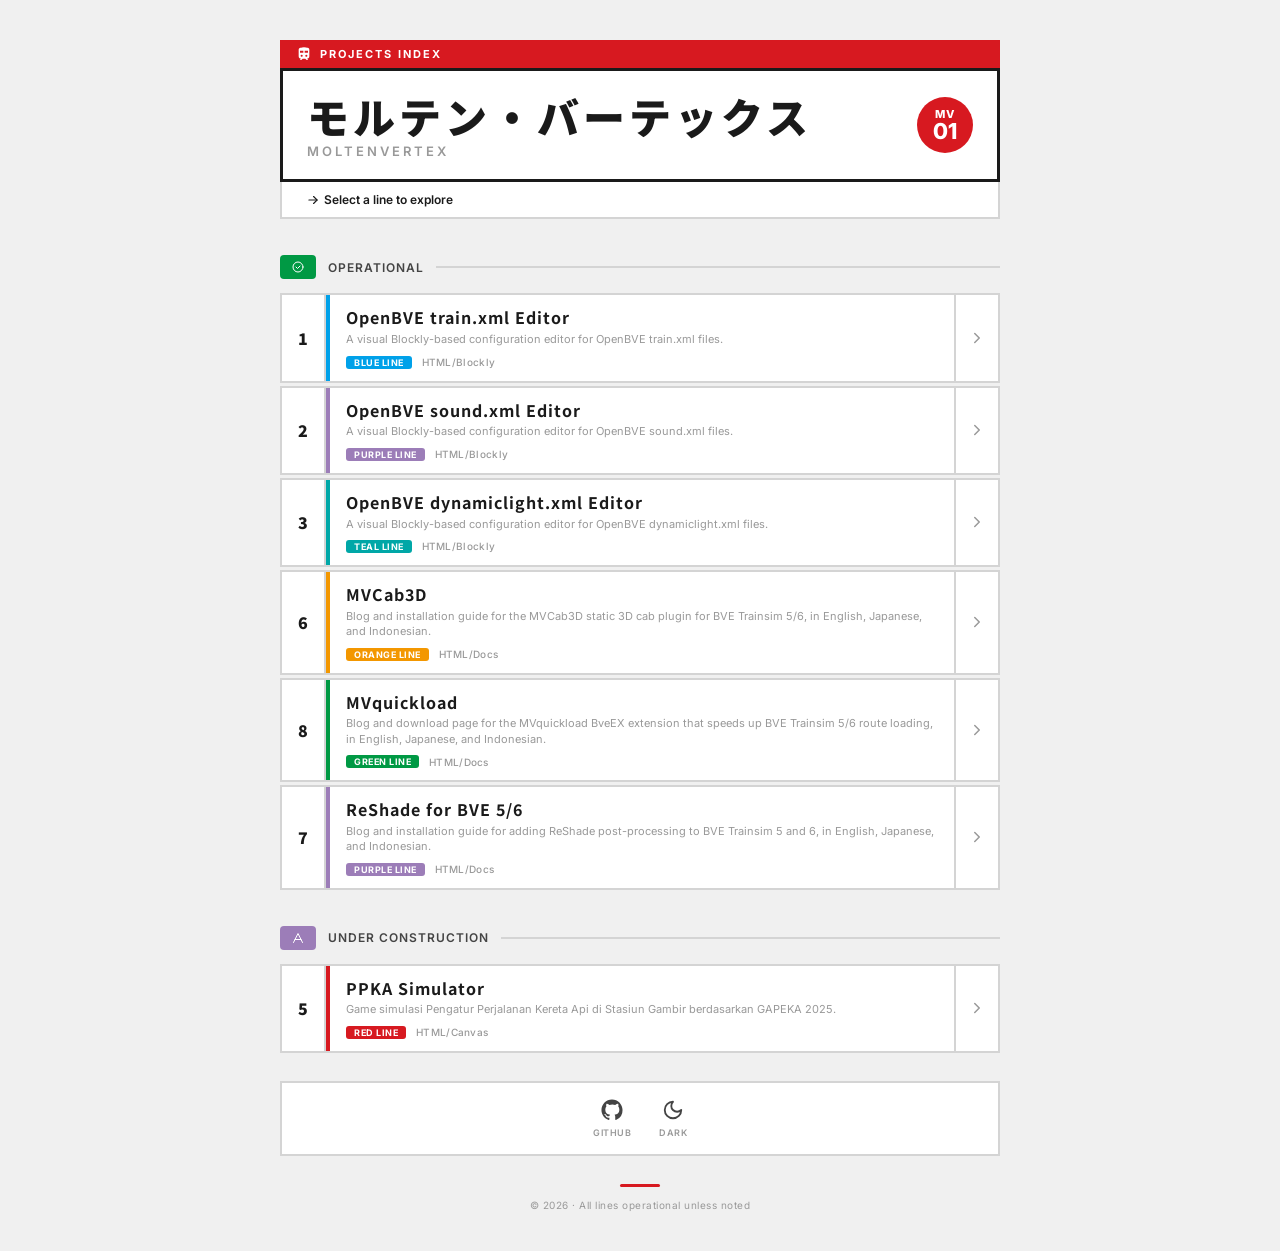
<file: index.html>
<!DOCTYPE html>
<html lang="en">

<head>
  <meta charset="UTF-8">
  <meta name="viewport" content="width=device-width, initial-scale=1.0">
  <title>Molten Vertex</title>
  <meta name="description" content="Molten Vertex — web-based tools and simulators: OpenBVE train/sound/dynamic light XML editors, route CSV editor, and the PPKA train dispatcher simulator.">
  <meta name="theme-color" content="#f0f0f0">
  <meta property="og:type" content="website">
  <meta property="og:title" content="Molten Vertex">
  <meta property="og:description" content="Web-based simulation and editing tools: OpenBVE XML editors, route CSV editor, and the PPKA train dispatcher simulator.">
  <meta property="og:url" content="https://moltenvertex.github.io/">
  <link rel="icon" href="data:image/svg+xml,%3Csvg xmlns='http://www.w3.org/2000/svg' viewBox='0 0 64 64'%3E%3Crect width='64' height='64' rx='14' fill='%23D71920'/%3E%3Ctext x='32' y='43' font-family='Arial,sans-serif' font-size='24' font-weight='900' fill='%23ffffff' text-anchor='middle'%3EMV%3C/text%3E%3C/svg%3E">
  <link rel="preconnect" href="https://fonts.googleapis.com">
  <link rel="preconnect" href="https://fonts.gstatic.com" crossorigin>
  <link rel="stylesheet" href="https://fonts.googleapis.com/css2?family=Noto+Sans+JP:wght@400;500;700;900&family=Inter:wght@400;500;600;700;800;900&display=swap">
  <link rel="stylesheet" href="css/tokens.css">
  <link rel="stylesheet" href="css/components.css">
  <link rel="stylesheet" href="css/style.css">
  <script src="js/theme.js"></script>
</head>

<body>

  <div class="page" id="app"></div>

  <!-- Data first, then renderer -->
  <script src="js/data.js"></script>
  <script src="js/main.js"></script>
  <script defer src="https://storage.sociabuzz.com/storage/js/main/buttononwebsite/index.min.js"></script>

</body>

</html>
</file>
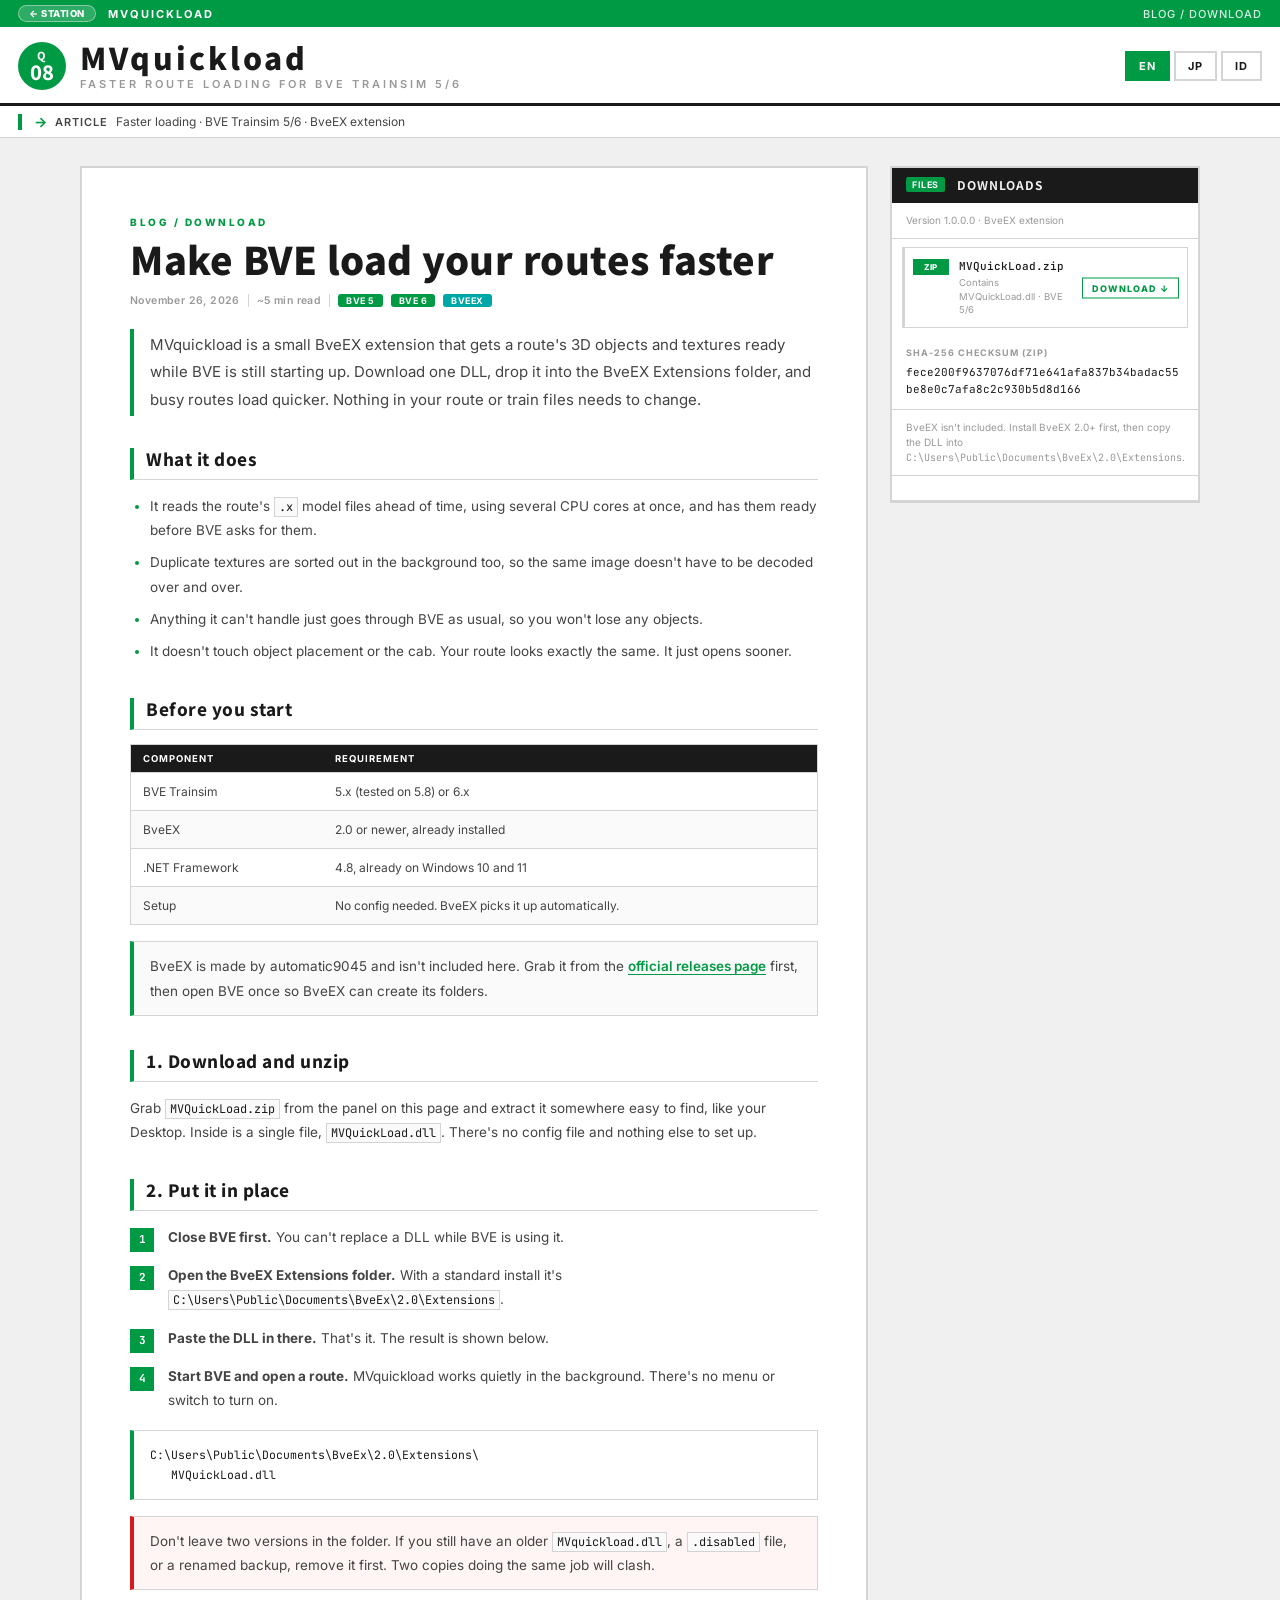
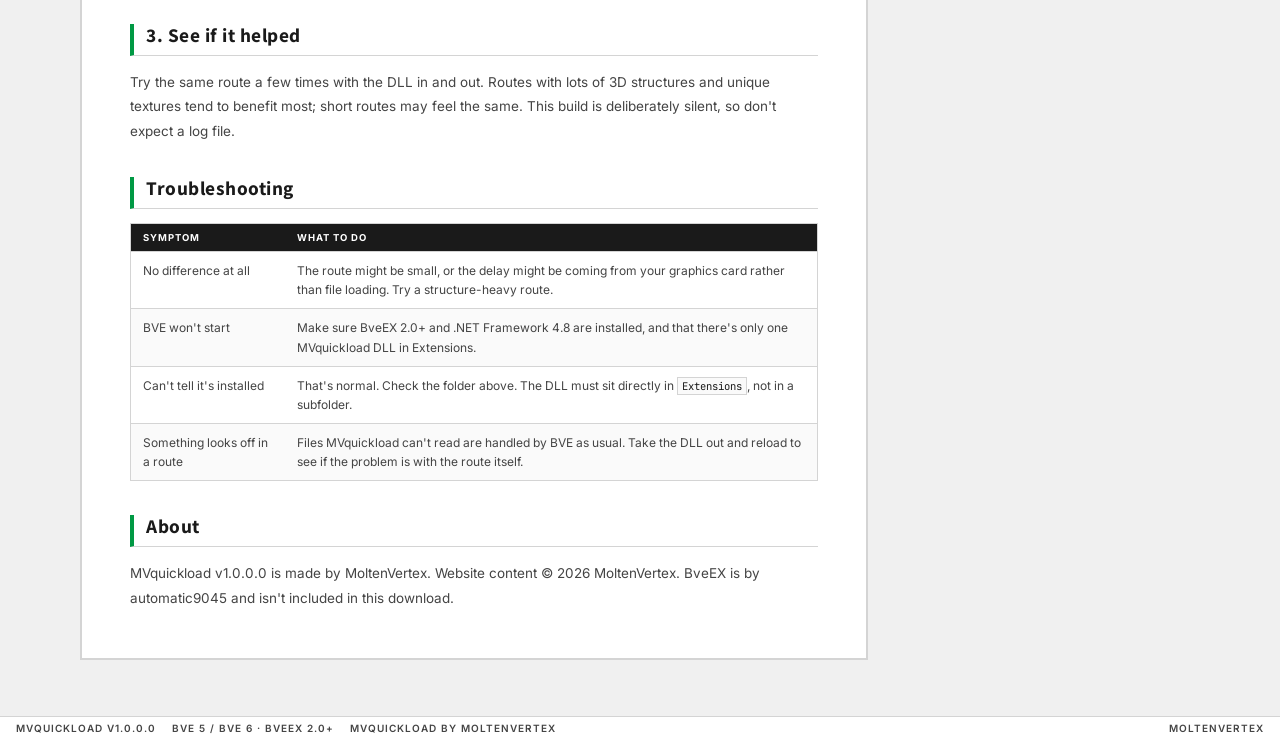
<file: mvquickload/index.html>
<!DOCTYPE html>
<html lang="en" data-lang="en">

<head>
  <meta charset="UTF-8">
  <meta name="viewport" content="width=device-width, initial-scale=1.0">
  <title>MVquickload: Faster route loading for BVE Trainsim 5/6</title>
  <meta name="description" content="MVquickload is a BveEX extension that speeds up BVE Trainsim 5 and 6 route loading by parsing .x meshes and textures in parallel. Download the DLL and drop it into the BveEX Extensions folder.">
  <meta name="theme-color" content="#f0f0f0">
  <meta property="og:type" content="article">
  <meta property="og:title" content="MVquickload: Faster route loading for BVE Trainsim 5/6">
  <meta property="og:description" content="One DLL, no config: faster route loading for BVE 5 and 6. Guide in English, Japanese, and Indonesian.">
  <meta property="og:url" content="https://moltenvertex.github.io/mvquickload/">
  <link rel="icon" href="data:image/svg+xml,%3Csvg xmlns='http://www.w3.org/2000/svg' viewBox='0 0 64 64'%3E%3Crect width='64' height='64' rx='14' fill='%23009944'/%3E%3Ctext x='32' y='43' font-family='Arial,sans-serif' font-size='24' font-weight='900' fill='%23ffffff' text-anchor='middle'%3EMV%3C/text%3E%3C/svg%3E">
  <script>
    (function () {
      var supported = ['en', 'jp', 'id'];
      var saved = null;
      try { saved = localStorage.getItem('mv-lang'); } catch (e) { }
      if (supported.indexOf(saved) === -1) {
        var nav = (navigator.language || 'en').toLowerCase();
        saved = nav.indexOf('ja') === 0 ? 'jp' : nav.indexOf('id') === 0 ? 'id' : 'en';
      }
      document.documentElement.dataset.lang = saved;
    })();
  </script>
  <link rel="preconnect" href="https://fonts.googleapis.com">
  <link rel="preconnect" href="https://fonts.gstatic.com" crossorigin>
  <link rel="stylesheet" href="https://fonts.googleapis.com/css2?family=Inter:wght@400;500;600;700;800;900&family=Noto+Sans+JP:wght@400;500;700;900&family=JetBrains+Mono:wght@400;500&display=swap">
  <link rel="stylesheet" href="../css/tokens.css">
  <link rel="stylesheet" href="../css/components.css">
  <link rel="stylesheet" href="../css/editors.css">
  <link rel="stylesheet" href="style.css">
  <script src="../js/theme.js"></script>
</head>

<body class="cab-theme doc-page">

  <div class="top-bar">
    <a href="../index.html" class="back-station-chip">&#8592; Station</a>
    <span>MVquickload</span>
    <span class="meta">Blog / Download</span>
  </div>

  <div class="name-board">
    <div class="station-medallion">
      <span class="letter">Q</span>
      <span class="number">08</span>
    </div>
    <div class="title-group">
      <h1>MVquickload</h1>
      <div class="subtitle">Faster route loading for BVE Trainsim 5/6</div>
    </div>
    <div class="lang-switch" role="group" aria-label="Language">
      <button type="button" class="btn lang-btn" data-lang="en" aria-pressed="true">EN</button>
      <button type="button" class="btn lang-btn" data-lang="jp" aria-pressed="false">JP</button>
      <button type="button" class="btn lang-btn" data-lang="id" aria-pressed="false">ID</button>
    </div>
  </div>

  <div class="direction-bar">
    <span class="line-stripe"></span>
    <span class="arrow">&#8594;</span>
    <span class="label">Article</span>
    <span class="dest">Faster loading &middot; BVE Trainsim 5/6 &middot; BveEX extension</span>
  </div>

  <main class="doc-main">
    <div class="doc-shell">

      <article class="card doc-article">

        <!-- ══════════ ENGLISH ══════════ -->
        <div class="lang-panel" data-lang="en" lang="en">
          <div class="doc-kicker">Blog / Download</div>
          <h2>Make BVE load your routes faster</h2>
          <div class="doc-meta">
            <span>November 26, 2026</span>
            <span>~5 min read</span>
            <span class="badge green">BVE 5</span>
            <span class="badge green">BVE 6</span>
            <span class="badge teal">BveEX</span>
          </div>
          <p class="doc-lead">MVquickload is a small BveEX extension that gets a route's 3D objects and textures ready while BVE is still starting up. Download one DLL, drop it into the BveEX Extensions folder, and busy routes load quicker. Nothing in your route or train files needs to change.</p>

          <section class="doc-section">
            <h3>What it does</h3>
            <ul class="doc-list">
              <li>It reads the route's <code>.x</code> model files ahead of time, using several CPU cores at once, and has them ready before BVE asks for them.</li>
              <li>Duplicate textures are sorted out in the background too, so the same image doesn't have to be decoded over and over.</li>
              <li>Anything it can't handle just goes through BVE as usual, so you won't lose any objects.</li>
              <li>It doesn't touch object placement or the cab. Your route looks exactly the same. It just opens sooner.</li>
            </ul>
          </section>

          <section class="doc-section">
            <h3>Before you start</h3>
            <div class="doc-table-wrap">
              <table class="doc-table">
                <thead>
                  <tr><th>Component</th><th>Requirement</th></tr>
                </thead>
                <tbody>
                  <tr><td>BVE Trainsim</td><td>5.x (tested on 5.8) or 6.x</td></tr>
                  <tr><td>BveEX</td><td>2.0 or newer, already installed</td></tr>
                  <tr><td>.NET Framework</td><td>4.8, already on Windows 10 and 11</td></tr>
                  <tr><td>Setup</td><td>No config needed. BveEX picks it up automatically.</td></tr>
                </tbody>
              </table>
            </div>
            <p class="doc-callout">BveEX is made by automatic9045 and isn't included here. Grab it from the <a href="https://github.com/automatic9045/BveEX/releases" target="_blank" rel="noopener">official releases page</a> first, then open BVE once so BveEX can create its folders.</p>
          </section>

          <section class="doc-section">
            <h3>1. Download and unzip</h3>
            <p>Grab <code>MVQuickLoad.zip</code> from the panel on this page and extract it somewhere easy to find, like your Desktop. Inside is a single file, <code>MVQuickLoad.dll</code>. There's no config file and nothing else to set up.</p>
          </section>

          <section class="doc-section">
            <h3>2. Put it in place</h3>
            <ol class="doc-steps">
              <li><strong>Close BVE first.</strong> You can't replace a DLL while BVE is using it.</li>
              <li><strong>Open the BveEX Extensions folder.</strong> With a standard install it's <code>C:\Users\Public\Documents\BveEx\2.0\Extensions</code>.</li>
              <li><strong>Paste the DLL in there.</strong> That's it. The result is shown below.</li>
              <li><strong>Start BVE and open a route.</strong> MVquickload works quietly in the background. There's no menu or switch to turn on.</li>
            </ol>
            <pre class="code-block">C:\Users\Public\Documents\BveEx\2.0\Extensions\
   MVQuickLoad.dll</pre>
            <p class="doc-warn">Don't leave two versions in the folder. If you still have an older <code>MVquickload.dll</code>, a <code>.disabled</code> file, or a renamed backup, remove it first. Two copies doing the same job will clash.</p>
          </section>

          <section class="doc-section">
            <h3>3. See if it helped</h3>
            <p>Try the same route a few times with the DLL in and out. Routes with lots of 3D structures and unique textures tend to benefit most; short routes may feel the same. This build is deliberately silent, so don't expect a log file.</p>
          </section>

          <section class="doc-section">
            <h3>Troubleshooting</h3>
            <div class="doc-table-wrap">
              <table class="doc-table">
                <thead>
                  <tr><th>Symptom</th><th>What to do</th></tr>
                </thead>
                <tbody>
                  <tr><td>No difference at all</td><td>The route might be small, or the delay might be coming from your graphics card rather than file loading. Try a structure-heavy route.</td></tr>
                  <tr><td>BVE won't start</td><td>Make sure BveEX 2.0+ and .NET Framework 4.8 are installed, and that there's only one MVquickload DLL in Extensions.</td></tr>
                  <tr><td>Can't tell it's installed</td><td>That's normal. Check the folder above. The DLL must sit directly in <code>Extensions</code>, not in a subfolder.</td></tr>
                  <tr><td>Something looks off in a route</td><td>Files MVquickload can't read are handled by BVE as usual. Take the DLL out and reload to see if the problem is with the route itself.</td></tr>
                </tbody>
              </table>
            </div>
          </section>

          <section class="doc-section">
            <h3>About</h3>
            <p>MVquickload v1.0.0.0 is made by MoltenVertex. Website content &copy; 2026 MoltenVertex. BveEX is by automatic9045 and isn't included in this download.</p>
          </section>
        </div>

        <!-- ══════════ JAPANESE ══════════ -->
        <div class="lang-panel" data-lang="jp" lang="ja">
          <div class="doc-kicker">ブログ / ダウンロード</div>
          <h2>BVEの路線読み込みを、もっと速く</h2>
          <div class="doc-meta">
            <span>2026年11月26日</span>
            <span>約5分</span>
            <span class="badge green">BVE 5</span>
            <span class="badge green">BVE 6</span>
            <span class="badge teal">BveEX</span>
          </div>
          <p class="doc-lead">MVquickloadは、BVEが路線を開くときの待ち時間を短くする小さなBveEX拡張です。DLLをExtensionsフォルダに入れるだけで、構造物の多い路線もスムーズに読み込めます。路線や車両のファイルを書き換える必要はありません。</p>

          <section class="doc-section">
            <h3>できること</h3>
            <ul class="doc-list">
              <li>路線の<code>.x</code>モデルを先に読み込み、複数のCPUコアを使ってBVEが使える状態に整えます。</li>
              <li>同じテクスチャが何度も出てくる場合は裏で整理して、無駄な読み込みを減らします。</li>
              <li>うまく扱えないファイルはそのままBVEに任せるので、物件が消えることはありません。</li>
              <li>物件の配置や運転台には影響しません。見た目は同じまま、開くのが早くなるだけです。</li>
            </ul>
          </section>

          <section class="doc-section">
            <h3>はじめる前に</h3>
            <div class="doc-table-wrap">
              <table class="doc-table">
                <thead>
                  <tr><th>項目</th><th>要件</th></tr>
                </thead>
                <tbody>
                  <tr><td>BVE Trainsim</td><td>5.x（5.8で確認）または 6.x</td></tr>
                  <tr><td>BveEX</td><td>2.0以降をインストール済みであること</td></tr>
                  <tr><td>.NET Framework</td><td>4.8（Windows 10/11なら最初から入っています）</td></tr>
                  <tr><td>設定</td><td>不要です。BveEXが自動で読み込みます。</td></tr>
                </tbody>
              </table>
            </div>
            <p class="doc-callout">BveEXはautomatic9045氏が作ったローダーで、ここには含まれません。先に<a href="https://github.com/automatic9045/BveEX/releases" target="_blank" rel="noopener">公式リリースページ</a>から入れてください。入れたあとBVEを一度起動すると、必要なフォルダが作られます。</p>
          </section>

          <section class="doc-section">
            <h3>1. ダウンロードして解凍</h3>
            <p>このページのダウンロードパネルから<code>MVQuickLoad.zip</code>を取得し、デスクトップなど分かりやすい場所で解凍してください。中にあるのは<code>MVQuickLoad.dll</code>ひとつだけです。設定ファイルも特に準備も必要ありません。</p>
          </section>

          <section class="doc-section">
            <h3>2. 拡張を入れる</h3>
            <ol class="doc-steps">
              <li><strong>先にBVEを閉じます。</strong> 起動中のDLLは上書きできません。</li>
              <li><strong>BveEXのExtensionsフォルダを開きます。</strong> 標準なら<code>C:\Users\Public\Documents\BveEx\2.0\Extensions</code>です。</li>
              <li><strong>そこにDLLを置きます。</strong> 配置は下のとおりです。</li>
              <li><strong>BVEを起動して路線を開きます。</strong> MVquickloadは裏で動くだけで、メニューや表示は増えません。</li>
            </ol>
            <pre class="code-block">C:\Users\Public\Documents\BveEx\2.0\Extensions\
   MVQuickLoad.dll</pre>
            <p class="doc-warn">古いDLLを残したままにしないでください。<code>MVquickload.dll</code>や<code>.disabled</code>ファイル、名前を変えたバックアップがあれば先に消してください。同じ働きをする2つのDLLが一緒にあると競合します。</p>
          </section>

          <section class="doc-section">
            <h3>3. 効いているか確認する</h3>
            <p>同じ路線をDLLあり・なしで何度か開いて、時間を比べてみてください。構造物や固有のテクスチャが多い路線ほど差が出やすく、短い路線ではほぼ変わらないこともあります。このビルドはログを出さない作りなので、ログファイルは作られません。</p>
          </section>

          <section class="doc-section">
            <h3>トラブルシューティング</h3>
            <div class="doc-table-wrap">
              <table class="doc-table">
                <thead>
                  <tr><th>症状</th><th>対処</th></tr>
                </thead>
                <tbody>
                  <tr><td>読み込みが速くならない</td><td>路線が小さいか、時間がかかっているのがファイル読み込みではなくグラボ側かもしれません。構造物の多い路線で比べてみてください。</td></tr>
                  <tr><td>BVEが起動しない</td><td>BveEX 2.0以降と.NET Framework 4.8が入っているか、ExtensionsにMVquickloadのDLLが1つだけか確認してください。</td></tr>
                  <tr><td>入ったか分からない</td><td>それが普通です。上のフォルダを確認してください。DLLは<code>Extensions</code>の直下に置きます。</td></tr>
                  <tr><td>路線の見た目がおかしい</td><td>MVquickloadが扱えないファイルはBVEがそのまま処理します。DLLを外して開き直し、路線側の問題か確かめてください。</td></tr>
                </tbody>
              </table>
            </div>
          </section>

          <section class="doc-section">
            <h3>について</h3>
            <p>MVquickload v1.0.0.0はMoltenVertexによるものです。サイトのコンテンツは&copy; 2026 MoltenVertexです。BveEXはautomatic9045氏によるもので、このダウンロードには含まれません。</p>
          </section>
        </div>

        <!-- ══════════ INDONESIAN ══════════ -->
        <div class="lang-panel" data-lang="id" lang="id">
          <div class="doc-kicker">Blog / Download</div>
          <h2>Bikin BVE lebih cepat membuka rute</h2>
          <div class="doc-meta">
            <span>26 November 2026</span>
            <span>~5 menit baca</span>
            <span class="badge green">BVE 5</span>
            <span class="badge green">BVE 6</span>
            <span class="badge teal">BveEX</span>
          </div>
          <p class="doc-lead">MVquickload itu ekstensi BveEX kecil yang menyiapkan objek 3D dan tekstur rute pas BVE masih sibuk loading. Cukup unduh satu DLL, taruh di folder Extensions, dan rute berat jadi lebih cepat kebuka. Nggak ada file rute atau kereta yang perlu diubah.</p>

          <section class="doc-section">
            <h3>Yang dilakukan</h3>
            <ul class="doc-list">
              <li>Model <code>.x</code> rute dibaca lebih awal pakai beberapa core CPU, lalu disiapkan sebelum BVE memakainya.</li>
              <li>Tekstur yang kembar dibenahi juga, jadi gambar yang sama nggak perlu dibaca berulang kali.</li>
              <li>File yang nggak bisa ditangani tetap diserahkan ke BVE seperti biasa, jadi nggak ada objek yang hilang.</li>
              <li>Penempatan objek dan cab nggak berubah. Rutenya tetap kelihatan sama, cuma lebih cepat siap.</li>
            </ul>
          </section>

          <section class="doc-section">
            <h3>Sebelum mulai</h3>
            <div class="doc-table-wrap">
              <table class="doc-table">
                <thead>
                  <tr><th>Komponen</th><th>Kebutuhan</th></tr>
                </thead>
                <tbody>
                  <tr><td>BVE Trainsim</td><td>5.x (diuji di 5.8) atau 6.x</td></tr>
                  <tr><td>BveEX</td><td>2.0 atau lebih baru, sudah terpasang</td></tr>
                  <tr><td>.NET Framework</td><td>4.8, sudah ada di Windows 10/11</td></tr>
                  <tr><td>Setting</td><td>Nggak ada. BveEX yang deteksi sendiri.</td></tr>
                </tbody>
              </table>
            </div>
            <p class="doc-callout">BveEX dibuat automatic9045 dan nggak ikut di unduhan ini. Pasang dulu dari <a href="https://github.com/automatic9045/BveEX/releases" target="_blank" rel="noopener">halaman rilis resminya</a>. Setelah itu jalankan BVE sekali supaya foldernya kebentuk.</p>
          </section>

          <section class="doc-section">
            <h3>1. Unduh dan ekstrak</h3>
            <p>Ambil <code>MVQuickLoad.zip</code> dari panel di halaman ini, lalu ekstrak ke tempat yang gampang dicari, misalnya Desktop. Isinya cuma satu file, <code>MVQuickLoad.dll</code>. Nggak ada file konfigurasi atau hal lain yang perlu disiapkan.</p>
          </section>

          <section class="doc-section">
            <h3>2. Taruh di tempatnya</h3>
            <ol class="doc-steps">
              <li><strong>Tutup BVE dulu.</strong> DLL yang sedang dipakai nggak bisa ditimpa.</li>
              <li><strong>Buka folder Extensions BveEX.</strong> Kalau standar, lokasinya <code>C:\Users\Public\Documents\BveEx\2.0\Extensions</code>.</li>
              <li><strong>Tempel DLL-nya di sana.</strong> Selesai, nggak ada langkah khusus.</li>
              <li><strong>Jalankan BVE dan buka rute.</strong> MVquickload jalan diam-diam, nggak ada menu atau tombol yang perlu diaktifkan.</li>
            </ol>
            <pre class="code-block">C:\Users\Public\Documents\BveEx\2.0\Extensions\
   MVQuickLoad.dll</pre>
            <p class="doc-warn">Jangan biarkan dua versi bersamaan. Kalau masih ada <code>MVquickload.dll</code> lama, file <code>.disabled</code>, atau backup dengan nama lain, hapus dulu. Dua DLL dengan fungsi sama bakal bertabrakan.</p>
          </section>

          <section class="doc-section">
            <h3>3. Cek hasilnya</h3>
            <p>Coba buka rute yang sama beberapa kali, dengan dan tanpa DLL. Rute yang banyak struktur dan tekstur unik biasanya paling kerasa, rute pendek bisa saja nggak berubah. Build ini memang sengaja nggak nulis log, jadi jangan cari file log.</p>
          </section>

          <section class="doc-section">
            <h3>Pemecahan masalah</h3>
            <div class="doc-table-wrap">
              <table class="doc-table">
                <thead>
                  <tr><th>Gejala</th><th>Yang bisa dilakukan</th></tr>
                </thead>
                <tbody>
                  <tr><td>Nggak ada bedanya</td><td>Mungkin rutenya kecil, atau yang bikin lama bukan baca file tapi urusan grafis. Coba bandingkan di rute yang banyak strukturnya.</td></tr>
                  <tr><td>BVE error pas mulai</td><td>Pastikan BveEX 2.0+ dan .NET 4.8 terpasang, dan cuma ada satu DLL MVquickload di Extensions.</td></tr>
                  <tr><td>Nggak kelihatan kepasang</td><td>Wajar kok. Cek folder di atas, DLL-nya harus langsung di dalam <code>Extensions</code>.</td></tr>
                  <tr><td>Ada objek yang tampak aneh</td><td>File yang nggak bisa ditangani MVquickload tetap diproses BVE seperti biasa. Coba lepas DLL-nya dan buka ulang buat mastiin masalahnya bukan dari rutenya.</td></tr>
                </tbody>
              </table>
            </div>
          </section>

          <section class="doc-section">
            <h3>Tentang</h3>
            <p>MVquickload v1.0.0.0 dibuat MoltenVertex. Konten situs &copy; 2026 MoltenVertex. BveEX dibuat automatic9045 dan nggak ikut di unduhan ini.</p>
          </section>
        </div>

      </article>

      <aside class="doc-aside">
        <div class="card download-card">
          <div class="panel-header">
            <span class="line-badge">Files</span>
            <span class="panel-title">Downloads</span>
          </div>

          <div class="lang-panel" data-lang="en" lang="en">
            <p class="dl-note">Version 1.0.0.0 &middot; BveEX extension</p>
            <ul class="download-list">
              <li><a href="downloads/MVQuickLoad.zip" download><span class="file-type">ZIP</span><span><strong>MVQuickLoad.zip</strong><small>Contains MVQuickLoad.dll · BVE 5/6</small></span></a></li>
            </ul>
            <p class="dl-hash"><span class="hash-label">SHA-256 Checksum (ZIP)</span><code>fece200f9637076df71e641afa837b34badac55be8e0c7afa8c2c930b5d8d166</code></p>
            <p class="dl-note">BveEX isn't included. Install BveEX 2.0+ first, then copy the DLL into <code>C:\Users\Public\Documents\BveEx\2.0\Extensions</code>.</p>
            <div class="donate-slot">
              <script type="text/javascript" src="https://storage.sociabuzz.com/storage/js/main/buttononwebsite/index.min.js"></script>
              <script>
                sbBoW.draw('moltenvertex', 'U3VwcG9ydCBNZSE=', 'position-top-middle', '#ff9900', '#FFFFFF');
                (function () {
                  var slot = document.currentScript ? document.currentScript.closest('.donate-slot') : null;
                  if (!slot) return;
                  var tries = 0;
                  (function grab() {
                    var wrapper = slot.querySelector(':scope > #wrapperFloatingBtn');
                    if (!wrapper) {
                      wrapper = document.querySelector('#wrapperFloatingBtn:not([data-moved])');
                    }
                    if (wrapper) {
                      wrapper.dataset.moved = '1';
                      wrapper.style.position = 'static';
                      wrapper.style.zIndex = 'auto';
                      wrapper.style.width = 'auto';
                      slot.appendChild(wrapper);
                    } else if (tries++ < 40) {
                      setTimeout(grab, 50);
                    }
                  })();
                  /* Modal lives outside the card so it is never clipped and the close button stays clickable */
                  slot.addEventListener('click', function (e) {
                    if (e.target.closest('#btnModal')) {
                      setTimeout(function () {
                        ['sbModalOverlay', 'sbModal'].forEach(function (id) {
                          var el = document.getElementById(id);
                          if (el && el.parentElement !== document.body) document.body.appendChild(el);
                        });
                      }, 0);
                    }
                  });
                })();
              </script>
            </div>
          </div>

          <div class="lang-panel" data-lang="jp" lang="ja">
            <p class="dl-note">バージョン 1.0.0.0 &middot; BveEX拡張</p>
            <ul class="download-list">
              <li><a href="downloads/MVQuickLoad.zip" download><span class="file-type">ZIP</span><span><strong>MVQuickLoad.zip</strong><small>MVQuickLoad.dll 入り · BVE 5/6</small></span></a></li>
            </ul>
            <p class="dl-hash"><span class="hash-label">SHA-256 チェックサム (ZIP)</span><code>fece200f9637076df71e641afa837b34badac55be8e0c7afa8c2c930b5d8d166</code></p>
            <div class="donate-slot">
              <script type="text/javascript" src="https://storage.sociabuzz.com/storage/js/main/buttononwebsite/index.min.js"></script>
              <script>
                sbBoW.draw('moltenvertex', '44K144Od44O844OI44GX44Gm44GP44Gg44GV44GE', 'position-top-middle', '#ff9900', '#FFFFFF');
                (function () {
                  var slot = document.currentScript ? document.currentScript.closest('.donate-slot') : null;
                  if (!slot) return;
                  var tries = 0;
                  (function grab() {
                    var wrapper = slot.querySelector(':scope > #wrapperFloatingBtn');
                    if (!wrapper) {
                      wrapper = document.querySelector('#wrapperFloatingBtn:not([data-moved])');
                    }
                    if (wrapper) {
                      wrapper.dataset.moved = '1';
                      wrapper.style.position = 'static';
                      wrapper.style.zIndex = 'auto';
                      wrapper.style.width = 'auto';
                      slot.appendChild(wrapper);
                    } else if (tries++ < 40) {
                      setTimeout(grab, 50);
                    }
                  })();
                  /* Modal lives outside the card so it is never clipped and the close button stays clickable */
                  slot.addEventListener('click', function (e) {
                    if (e.target.closest('#btnModal')) {
                      setTimeout(function () {
                        ['sbModalOverlay', 'sbModal'].forEach(function (id) {
                          var el = document.getElementById(id);
                          if (el && el.parentElement !== document.body) document.body.appendChild(el);
                        });
                      }, 0);
                    }
                  });
                })();
              </script>
            </div>
          </div>

          <div class="lang-panel" data-lang="id" lang="id">
            <p class="dl-note">Versi 1.0.0.0 &middot; Ekstensi BveEX</p>
            <ul class="download-list">
              <li><a href="downloads/MVQuickLoad.zip" download><span class="file-type">ZIP</span><span><strong>MVQuickLoad.zip</strong><small>Isinya MVQuickLoad.dll · BVE 5/6</small></span></a></li>
            </ul>
            <p class="dl-hash"><span class="hash-label">SHA-256 Checksum (ZIP)</span><code>fece200f9637076df71e641afa837b34badac55be8e0c7afa8c2c930b5d8d166</code></p>
            <p class="dl-note">BveEX nggak ikut. Pasang BveEX 2.0+ dulu, lalu taruh DLL-nya di <code>C:\Users\Public\Documents\BveEx\2.0\Extensions</code>.</p>
            <div class="donate-slot">
              <script type="text/javascript" src="https://storage.sociabuzz.com/storage/js/main/buttononwebsite/index.min.js"></script>
              <script>
                sbBoW.draw('moltenvertex', 'RHVrdW5nIFNheWEh', 'position-top-middle', '#ff9900', '#FFFFFF');
                (function () {
                  var slot = document.currentScript ? document.currentScript.closest('.donate-slot') : null;
                  if (!slot) return;
                  var tries = 0;
                  (function grab() {
                    var wrapper = slot.querySelector(':scope > #wrapperFloatingBtn');
                    if (!wrapper) {
                      wrapper = document.querySelector('#wrapperFloatingBtn:not([data-moved])');
                    }
                    if (wrapper) {
                      wrapper.dataset.moved = '1';
                      wrapper.style.position = 'static';
                      wrapper.style.zIndex = 'auto';
                      wrapper.style.width = 'auto';
                      slot.appendChild(wrapper);
                    } else if (tries++ < 40) {
                      setTimeout(grab, 50);
                    }
                  })();
                  /* Modal lives outside the card so it is never clipped and the close button stays clickable */
                  slot.addEventListener('click', function (e) {
                    if (e.target.closest('#btnModal')) {
                      setTimeout(function () {
                        ['sbModalOverlay', 'sbModal'].forEach(function (id) {
                          var el = document.getElementById(id);
                          if (el && el.parentElement !== document.body) document.body.appendChild(el);
                        });
                      }, 0);
                    }
                  });
                })();
              </script>
            </div>
          </div>
        </div>
      </aside>

    </div>
  </main>

  <div class="statusbar">
    <span>MVquickload v1.0.0.0</span>
    <span>BVE 5 / BVE 6 &middot; BveEX 2.0+</span>
    <span>MVquickload by MoltenVertex</span>
    <span id="statusText" style="margin-left:auto">MoltenVertex</span>
  </div>

  <script>
    (function () {
      var root = document.documentElement;
      var buttons = document.querySelectorAll('.lang-btn');
      var langMap = { en: 'en', jp: 'ja', id: 'id' };

      function applyLanguage(lang) {
        if (!langMap[lang]) lang = 'en';
        root.dataset.lang = lang;
        root.lang = langMap[lang];
        buttons.forEach(function (button) {
          button.setAttribute('aria-pressed', button.dataset.lang === lang ? 'true' : 'false');
        });
      }

      buttons.forEach(function (button) {
        button.addEventListener('click', function () {
          var lang = button.dataset.lang;
          applyLanguage(lang);
          try { localStorage.setItem('mv-lang', lang); } catch (e) { }
        });
      });

      applyLanguage(root.dataset.lang || 'en');
    })();
  </script>

</body>

</html>
</file>
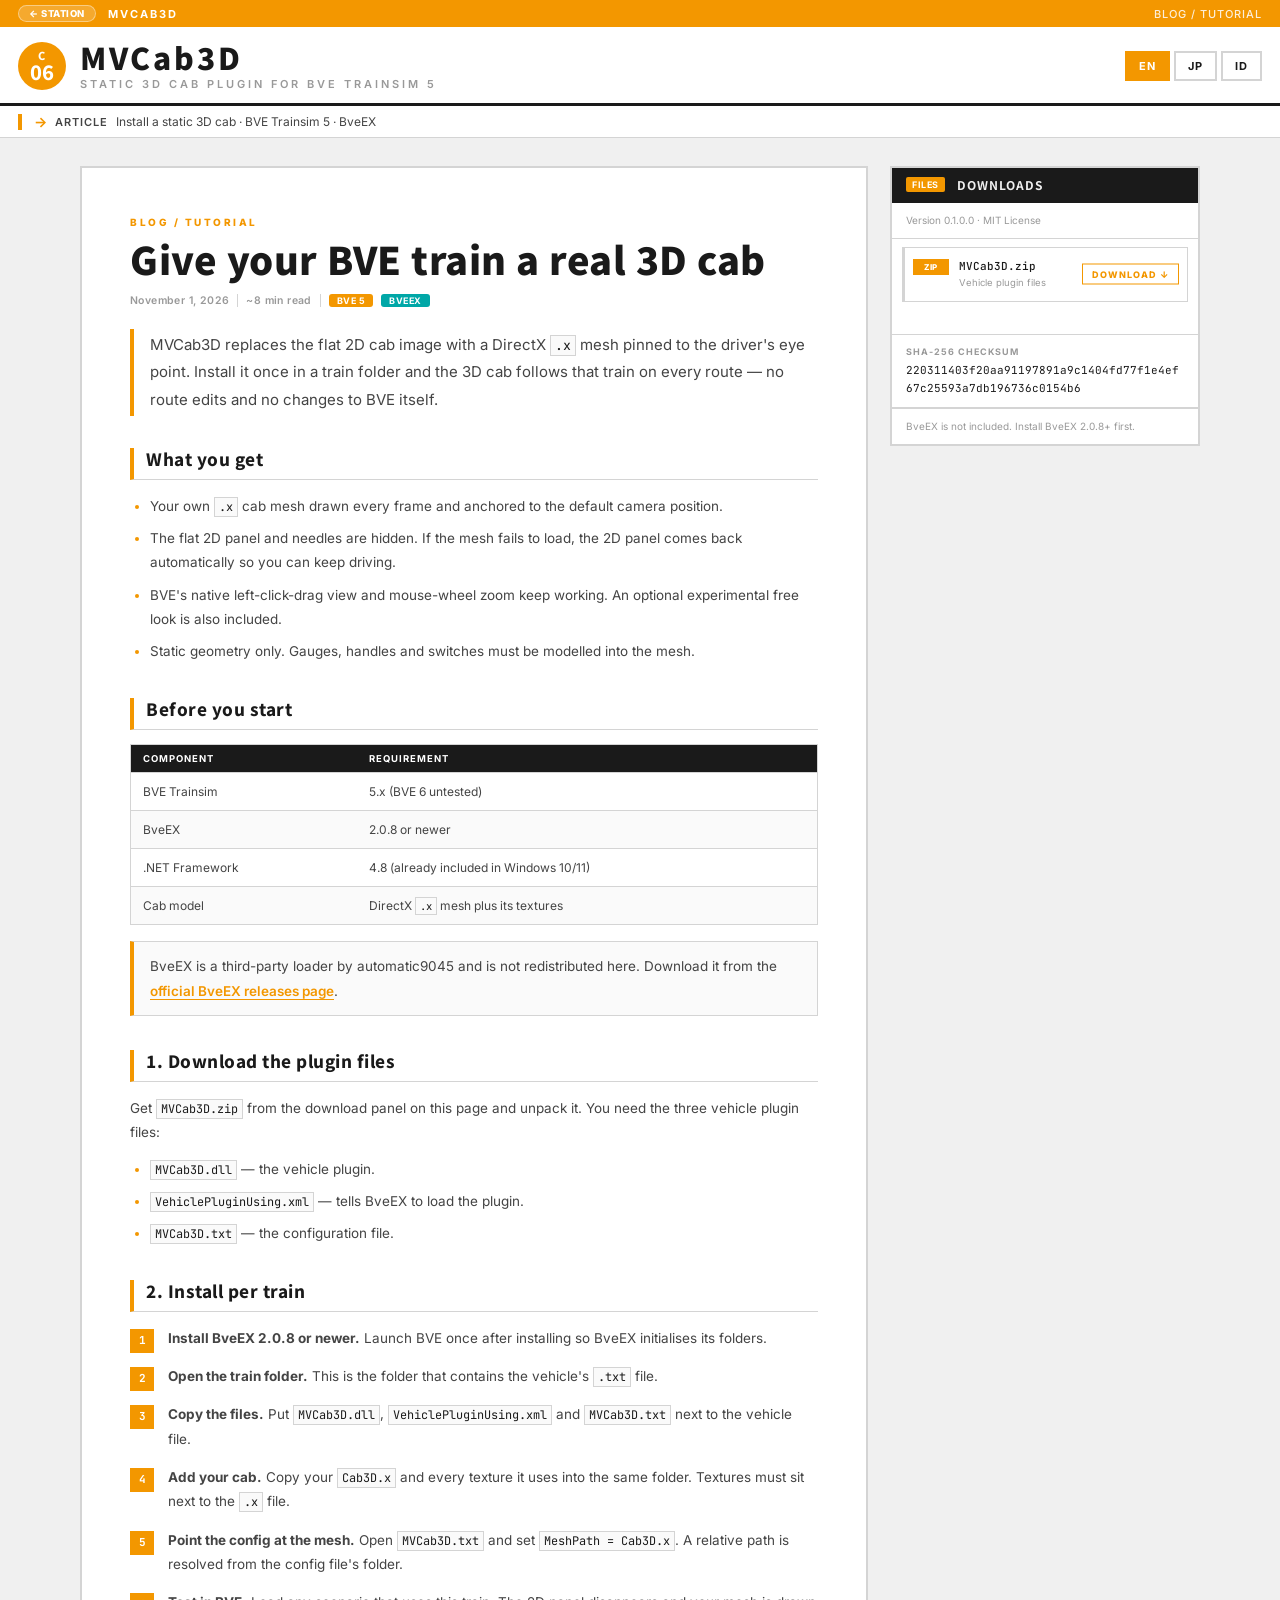
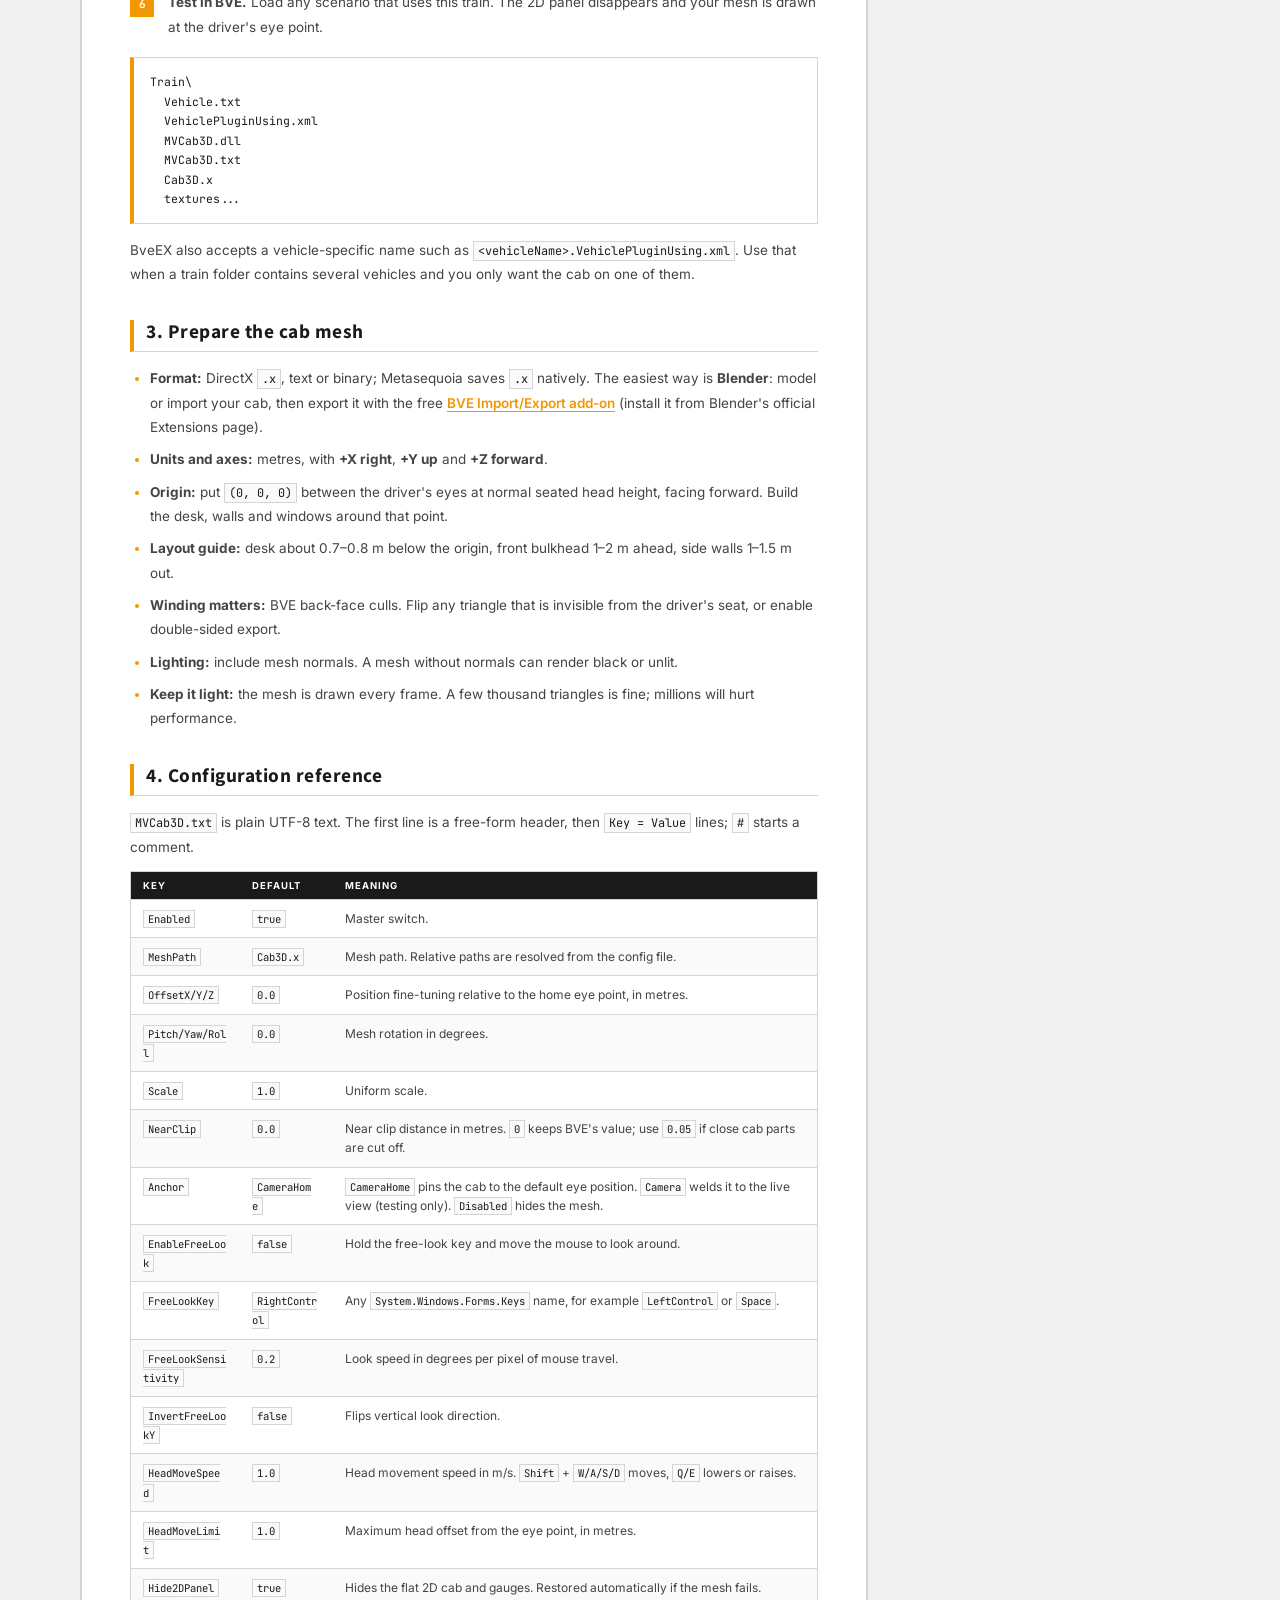
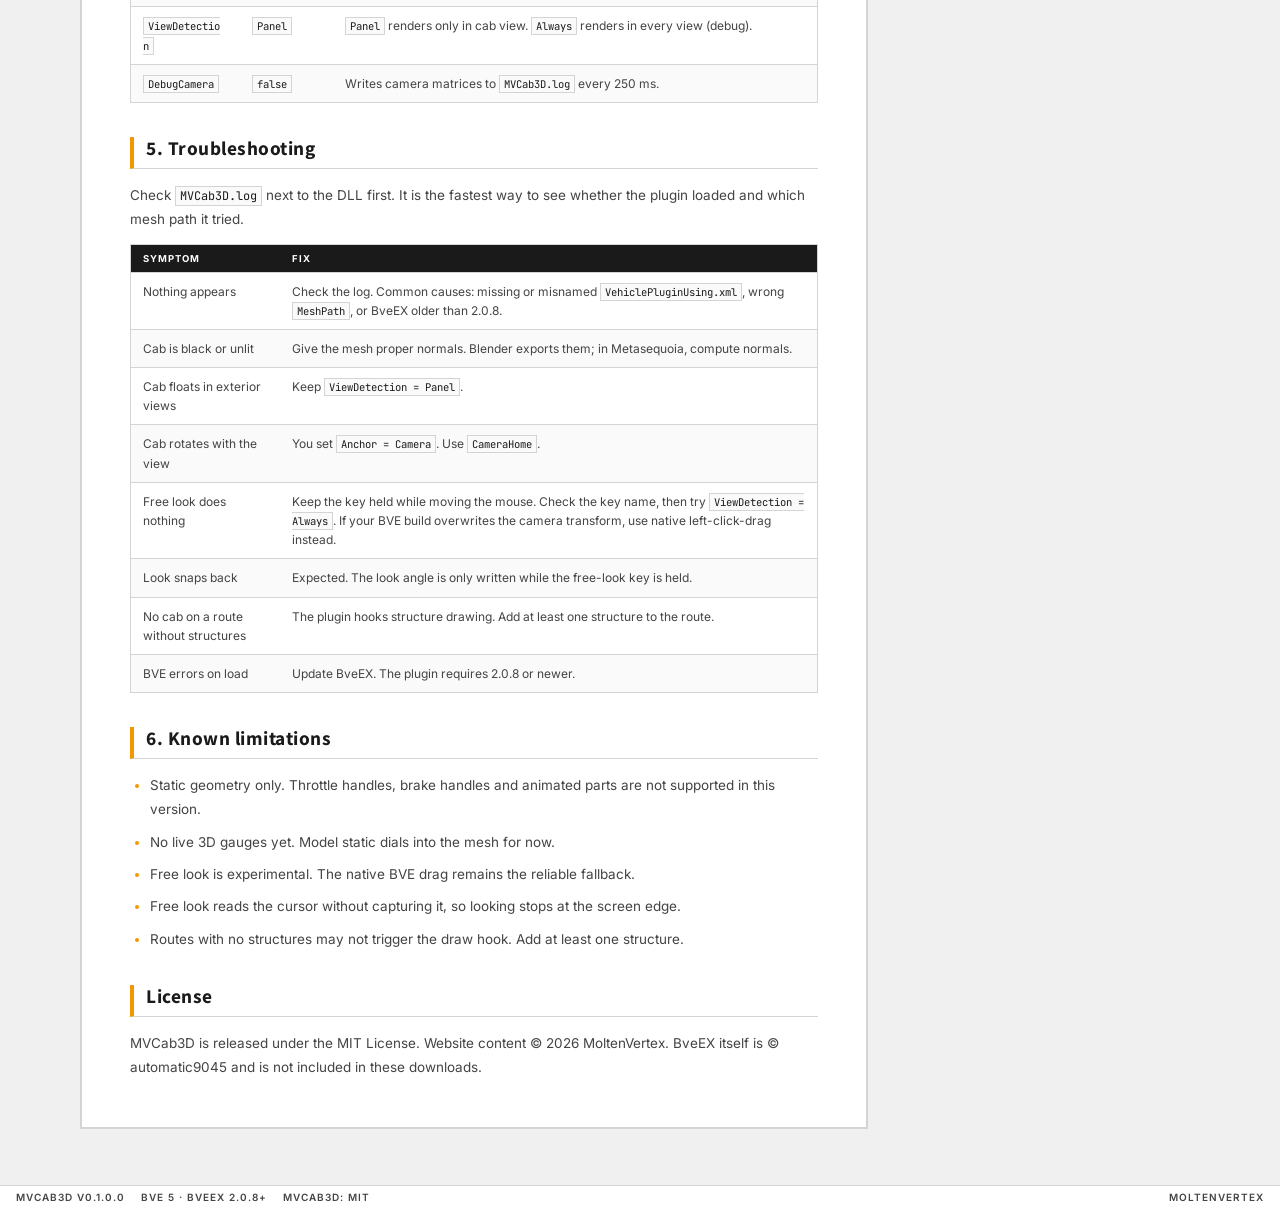
<file: plugincab3d/index.html>
<!DOCTYPE html>
<html lang="en" data-lang="en">

<head>
  <meta charset="UTF-8">
  <meta name="viewport" content="width=device-width, initial-scale=1.0">
  <title>MVCab3D — 3D Cab Plugin for BVE Trainsim 5</title>
  <meta name="description" content="MVCab3D is a static 3D cab plugin for BVE Trainsim 5. Blog post and installation tutorial in English, Japanese, and Indonesian.">
  <meta name="theme-color" content="#f0f0f0">
  <meta property="og:type" content="article">
  <meta property="og:title" content="MVCab3D — 3D Cab Plugin for BVE Trainsim 5">
  <meta property="og:description" content="Install a real 3D cab in BVE with the MVCab3D BveEX plugin. Tutorial available in EN / JP / ID.">
  <meta property="og:url" content="https://moltenvertex.github.io/plugincab3d/">
  <link rel="icon" href="data:image/svg+xml,%3Csvg xmlns='http://www.w3.org/2000/svg' viewBox='0 0 64 64'%3E%3Crect width='64' height='64' rx='14' fill='%23F39700'/%3E%3Ctext x='32' y='43' font-family='Arial,sans-serif' font-size='24' font-weight='900' fill='%23ffffff' text-anchor='middle'%3EMV%3C/text%3E%3C/svg%3E">
  <script>
    (function () {
      var supported = ['en', 'jp', 'id'];
      var saved = null;
      try { saved = localStorage.getItem('mv-lang'); } catch (e) { }
      if (supported.indexOf(saved) === -1) {
        var nav = (navigator.language || 'en').toLowerCase();
        saved = nav.indexOf('ja') === 0 ? 'jp' : nav.indexOf('id') === 0 ? 'id' : 'en';
      }
      document.documentElement.dataset.lang = saved;
    })();
  </script>
  <link rel="preconnect" href="https://fonts.googleapis.com">
  <link rel="preconnect" href="https://fonts.gstatic.com" crossorigin>
  <link rel="stylesheet" href="https://fonts.googleapis.com/css2?family=Inter:wght@400;500;600;700;800;900&family=Noto+Sans+JP:wght@400;500;700;900&family=JetBrains+Mono:wght@400;500&display=swap">
  <link rel="stylesheet" href="../css/tokens.css">
  <link rel="stylesheet" href="../css/components.css">
  <link rel="stylesheet" href="../css/editors.css">
  <link rel="stylesheet" href="style.css">
  <script src="../js/theme.js"></script>
</head>

<body class="cab-theme doc-page">

  <div class="top-bar">
    <a href="../index.html" class="back-station-chip">&#8592; Station</a>
    <span>MVCab3D</span>
    <span class="meta">Blog / Tutorial</span>
  </div>

  <div class="name-board">
    <div class="station-medallion">
      <span class="letter">C</span>
      <span class="number">06</span>
    </div>
    <div class="title-group">
      <h1>MVCab3D</h1>
      <div class="subtitle">Static 3D cab plugin for BVE Trainsim 5</div>
    </div>
    <div class="lang-switch" role="group" aria-label="Language">
      <button type="button" class="btn lang-btn" data-lang="en" aria-pressed="true">EN</button>
      <button type="button" class="btn lang-btn" data-lang="jp" aria-pressed="false">JP</button>
      <button type="button" class="btn lang-btn" data-lang="id" aria-pressed="false">ID</button>
    </div>
  </div>

  <div class="direction-bar">
    <span class="line-stripe"></span>
    <span class="arrow">&#8594;</span>
    <span class="label">Article</span>
    <span class="dest">Install a static 3D cab &middot; BVE Trainsim 5 &middot; BveEX</span>
  </div>

  <main class="doc-main">
    <div class="doc-shell">

      <article class="card doc-article">

        <!-- ══════════ ENGLISH ══════════ -->
        <div class="lang-panel" data-lang="en" lang="en">
          <div class="doc-kicker">Blog / Tutorial</div>
          <h2>Give your BVE train a real 3D cab</h2>
          <div class="doc-meta">
            <span>November 1, 2026</span>
            <span>~8 min read</span>
            <span class="badge orange">BVE 5</span>
            <span class="badge teal">BveEX</span>
          </div>
          <p class="doc-lead">MVCab3D replaces the flat 2D cab image with a DirectX <code>.x</code> mesh pinned to the driver's eye point. Install it once in a train folder and the 3D cab follows that train on every route &mdash; no route edits and no changes to BVE itself.</p>

          <section class="doc-section">
            <h3>What you get</h3>
            <ul class="doc-list">
              <li>Your own <code>.x</code> cab mesh drawn every frame and anchored to the default camera position.</li>
              <li>The flat 2D panel and needles are hidden. If the mesh fails to load, the 2D panel comes back automatically so you can keep driving.</li>
              <li>BVE's native left-click-drag view and mouse-wheel zoom keep working. An optional experimental free look is also included.</li>
              <li>Static geometry only. Gauges, handles and switches must be modelled into the mesh.</li>
            </ul>
          </section>

          <section class="doc-section">
            <h3>Before you start</h3>
            <div class="doc-table-wrap">
              <table class="doc-table">
                <thead>
                  <tr><th>Component</th><th>Requirement</th></tr>
                </thead>
                <tbody>
                  <tr><td>BVE Trainsim</td><td>5.x (BVE 6 untested)</td></tr>
                  <tr><td>BveEX</td><td>2.0.8 or newer</td></tr>
                  <tr><td>.NET Framework</td><td>4.8 (already included in Windows 10/11)</td></tr>
                  <tr><td>Cab model</td><td>DirectX <code>.x</code> mesh plus its textures</td></tr>
                </tbody>
              </table>
            </div>
            <p class="doc-callout">BveEX is a third-party loader by automatic9045 and is not redistributed here. Download it from the <a href="https://github.com/automatic9045/BveEX/releases" target="_blank" rel="noopener">official BveEX releases page</a>.</p>
          </section>

          <section class="doc-section">
            <h3>1. Download the plugin files</h3>
            <p>Get <code>MVCab3D.zip</code> from the download panel on this page and unpack it. You need the three vehicle plugin files:</p>
            <ul class="doc-list">
              <li><code>MVCab3D.dll</code> &mdash; the vehicle plugin.</li>
              <li><code>VehiclePluginUsing.xml</code> &mdash; tells BveEX to load the plugin.</li>
              <li><code>MVCab3D.txt</code> &mdash; the configuration file.</li>
            </ul>
          </section>

          <section class="doc-section">
            <h3>2. Install per train</h3>
            <ol class="doc-steps">
              <li><strong>Install BveEX 2.0.8 or newer.</strong> Launch BVE once after installing so BveEX initialises its folders.</li>
              <li><strong>Open the train folder.</strong> This is the folder that contains the vehicle's <code>.txt</code> file.</li>
              <li><strong>Copy the files.</strong> Put <code>MVCab3D.dll</code>, <code>VehiclePluginUsing.xml</code> and <code>MVCab3D.txt</code> next to the vehicle file.</li>
              <li><strong>Add your cab.</strong> Copy your <code>Cab3D.x</code> and every texture it uses into the same folder. Textures must sit next to the <code>.x</code> file.</li>
              <li><strong>Point the config at the mesh.</strong> Open <code>MVCab3D.txt</code> and set <code>MeshPath = Cab3D.x</code>. A relative path is resolved from the config file's folder.</li>
              <li><strong>Test in BVE.</strong> Load any scenario that uses this train. The 2D panel disappears and your mesh is drawn at the driver's eye point.</li>
            </ol>
            <pre class="code-block">Train\
  Vehicle.txt
  VehiclePluginUsing.xml
  MVCab3D.dll
  MVCab3D.txt
  Cab3D.x
  textures...</pre>
            <p>BveEX also accepts a vehicle-specific name such as <code>&lt;vehicleName&gt;.VehiclePluginUsing.xml</code>. Use that when a train folder contains several vehicles and you only want the cab on one of them.</p>
          </section>

          <section class="doc-section">
            <h3>3. Prepare the cab mesh</h3>
            <ul class="doc-list">
              <li><strong>Format:</strong> DirectX <code>.x</code>, text or binary; Metasequoia saves <code>.x</code> natively. The easiest way is <strong>Blender</strong>: model or import your cab, then export it with the free <a href="https://extensions.blender.org/add-ons/bve-import-export/" target="_blank" rel="noopener">BVE Import/Export add-on</a> (install it from Blender's official Extensions page).</li>
              <li><strong>Units and axes:</strong> metres, with <strong>+X right</strong>, <strong>+Y up</strong> and <strong>+Z forward</strong>.</li>
              <li><strong>Origin:</strong> put <code>(0, 0, 0)</code> between the driver's eyes at normal seated head height, facing forward. Build the desk, walls and windows around that point.</li>
              <li><strong>Layout guide:</strong> desk about 0.7&ndash;0.8 m below the origin, front bulkhead 1&ndash;2 m ahead, side walls 1&ndash;1.5 m out.</li>
              <li><strong>Winding matters:</strong> BVE back-face culls. Flip any triangle that is invisible from the driver's seat, or enable double-sided export.</li>
              <li><strong>Lighting:</strong> include mesh normals. A mesh without normals can render black or unlit.</li>
              <li><strong>Keep it light:</strong> the mesh is drawn every frame. A few thousand triangles is fine; millions will hurt performance.</li>
            </ul>
          </section>

          <section class="doc-section">
            <h3>4. Configuration reference</h3>
            <p><code>MVCab3D.txt</code> is plain UTF-8 text. The first line is a free-form header, then <code>Key = Value</code> lines; <code>#</code> starts a comment.</p>
            <div class="doc-table-wrap">
              <table class="doc-table">
                <thead>
                  <tr><th>Key</th><th>Default</th><th>Meaning</th></tr>
                </thead>
                <tbody>
                  <tr><td><code>Enabled</code></td><td><code>true</code></td><td>Master switch.</td></tr>
                  <tr><td><code>MeshPath</code></td><td><code>Cab3D.x</code></td><td>Mesh path. Relative paths are resolved from the config file.</td></tr>
                  <tr><td><code>OffsetX/Y/Z</code></td><td><code>0.0</code></td><td>Position fine-tuning relative to the home eye point, in metres.</td></tr>
                  <tr><td><code>Pitch/Yaw/Roll</code></td><td><code>0.0</code></td><td>Mesh rotation in degrees.</td></tr>
                  <tr><td><code>Scale</code></td><td><code>1.0</code></td><td>Uniform scale.</td></tr>
                  <tr><td><code>NearClip</code></td><td><code>0.0</code></td><td>Near clip distance in metres. <code>0</code> keeps BVE's value; use <code>0.05</code> if close cab parts are cut off.</td></tr>
                  <tr><td><code>Anchor</code></td><td><code>CameraHome</code></td><td><code>CameraHome</code> pins the cab to the default eye position. <code>Camera</code> welds it to the live view (testing only). <code>Disabled</code> hides the mesh.</td></tr>
                  <tr><td><code>EnableFreeLook</code></td><td><code>false</code></td><td>Hold the free-look key and move the mouse to look around.</td></tr>
                  <tr><td><code>FreeLookKey</code></td><td><code>RightControl</code></td><td>Any <code>System.Windows.Forms.Keys</code> name, for example <code>LeftControl</code> or <code>Space</code>.</td></tr>
                  <tr><td><code>FreeLookSensitivity</code></td><td><code>0.2</code></td><td>Look speed in degrees per pixel of mouse travel.</td></tr>
                  <tr><td><code>InvertFreeLookY</code></td><td><code>false</code></td><td>Flips vertical look direction.</td></tr>
                  <tr><td><code>HeadMoveSpeed</code></td><td><code>1.0</code></td><td>Head movement speed in m/s. <code>Shift</code> + <code>W/A/S/D</code> moves, <code>Q/E</code> lowers or raises.</td></tr>
                  <tr><td><code>HeadMoveLimit</code></td><td><code>1.0</code></td><td>Maximum head offset from the eye point, in metres.</td></tr>
                  <tr><td><code>Hide2DPanel</code></td><td><code>true</code></td><td>Hides the flat 2D cab and gauges. Restored automatically if the mesh fails.</td></tr>
                  <tr><td><code>ViewDetection</code></td><td><code>Panel</code></td><td><code>Panel</code> renders only in cab view. <code>Always</code> renders in every view (debug).</td></tr>
                  <tr><td><code>DebugCamera</code></td><td><code>false</code></td><td>Writes camera matrices to <code>MVCab3D.log</code> every 250 ms.</td></tr>
                </tbody>
              </table>
            </div>
          </section>

          <section class="doc-section">
            <h3>5. Troubleshooting</h3>
            <p>Check <code>MVCab3D.log</code> next to the DLL first. It is the fastest way to see whether the plugin loaded and which mesh path it tried.</p>
            <div class="doc-table-wrap">
              <table class="doc-table">
                <thead>
                  <tr><th>Symptom</th><th>Fix</th></tr>
                </thead>
                <tbody>
                  <tr><td>Nothing appears</td><td>Check the log. Common causes: missing or misnamed <code>VehiclePluginUsing.xml</code>, wrong <code>MeshPath</code>, or BveEX older than 2.0.8.</td></tr>
                  <tr><td>Cab is black or unlit</td><td>Give the mesh proper normals. Blender exports them; in Metasequoia, compute normals.</td></tr>
                  <tr><td>Cab floats in exterior views</td><td>Keep <code>ViewDetection = Panel</code>.</td></tr>
                  <tr><td>Cab rotates with the view</td><td>You set <code>Anchor = Camera</code>. Use <code>CameraHome</code>.</td></tr>
                  <tr><td>Free look does nothing</td><td>Keep the key held while moving the mouse. Check the key name, then try <code>ViewDetection = Always</code>. If your BVE build overwrites the camera transform, use native left-click-drag instead.</td></tr>
                  <tr><td>Look snaps back</td><td>Expected. The look angle is only written while the free-look key is held.</td></tr>
                  <tr><td>No cab on a route without structures</td><td>The plugin hooks structure drawing. Add at least one structure to the route.</td></tr>
                  <tr><td>BVE errors on load</td><td>Update BveEX. The plugin requires 2.0.8 or newer.</td></tr>
                </tbody>
              </table>
            </div>
          </section>

          <section class="doc-section">
            <h3>6. Known limitations</h3>
            <ul class="doc-list">
              <li>Static geometry only. Throttle handles, brake handles and animated parts are not supported in this version.</li>
              <li>No live 3D gauges yet. Model static dials into the mesh for now.</li>
              <li>Free look is experimental. The native BVE drag remains the reliable fallback.</li>
              <li>Free look reads the cursor without capturing it, so looking stops at the screen edge.</li>
              <li>Routes with no structures may not trigger the draw hook. Add at least one structure.</li>
            </ul>
          </section>

          <section class="doc-section">
            <h3>License</h3>
            <p>MVCab3D is released under the MIT License. Website content &copy; 2026 MoltenVertex. BveEX itself is &copy; automatic9045 and is not included in these downloads.</p>
          </section>
        </div>

        <!-- ══════════ JAPANESE ══════════ -->
        <div class="lang-panel" data-lang="jp" lang="ja">
          <div class="doc-kicker">ブログ / チュートリアル</div>
          <h2>BVEの車両に本物の3D運転台を</h2>
          <div class="doc-meta">
            <span>2026年11月1日</span>
            <span>約8分</span>
            <span class="badge orange">BVE 5</span>
            <span class="badge teal">BveEX</span>
          </div>
          <p class="doc-lead">MVCab3Dは、平面の2D運転台画像をDirectX <code>.x</code>メッシュに置き換えるプラグインです。メッシュは運転士の眼点に固定され、車両フォルダに一度入れるだけで、その車両を使うすべての路線に表示されます。路線ファイルの編集も、BVE本体の変更も必要ありません。</p>

          <section class="doc-section">
            <h3>できること</h3>
            <ul class="doc-list">
              <li>自分の<code>.x</code>運転台メッシュを毎フレーム描画し、既定のカメラ位置に固定します。</li>
              <li>平面の2Dパネルと計器針を非表示にします。メッシュの読み込みに失敗した場合は2Dパネルが自動で戻るため、そのまま運転を続けられます。</li>
              <li>BVE標準の左ドラッグ視点移動とホイールズームはそのまま使えます。試験的なフリールックも搭載しています。</li>
              <li>静的な形状のみ対応します。計器・ハンドル・スイッチはメッシュに作り込んでください。</li>
            </ul>
          </section>

          <section class="doc-section">
            <h3>はじめる前に</h3>
            <div class="doc-table-wrap">
              <table class="doc-table">
                <thead>
                  <tr><th>項目</th><th>要件</th></tr>
                </thead>
                <tbody>
                  <tr><td>BVE Trainsim</td><td>5.x（BVE 6は未検証）</td></tr>
                  <tr><td>BveEX</td><td>2.0.8以降</td></tr>
                  <tr><td>.NET Framework</td><td>4.8（Windows 10/11には標準搭載）</td></tr>
                  <tr><td>運転台モデル</td><td>DirectX <code>.x</code>メッシュとテクスチャ</td></tr>
                </tbody>
              </table>
            </div>
            <p class="doc-callout">BveEXはautomatic9045氏によるサードパーティ製ローダーで、ここでは再配布していません。<a href="https://github.com/automatic9045/BveEX/releases" target="_blank" rel="noopener">BveEX公式リリースページ</a>からダウンロードしてください。</p>
          </section>

          <section class="doc-section">
            <h3>1. プラグインファイルをダウンロード</h3>
            <p>このページのダウンロードパネルから<code>MVCab3D.zip</code>を取得して展開します。必要なのは車両用プラグインの3ファイルです。</p>
            <ul class="doc-list">
              <li><code>MVCab3D.dll</code> &mdash; 車両用プラグイン本体。</li>
              <li><code>VehiclePluginUsing.xml</code> &mdash; BveEXにプラグインを読み込ませる設定。</li>
              <li><code>MVCab3D.txt</code> &mdash; 設定ファイル。</li>
            </ul>
          </section>

          <section class="doc-section">
            <h3>2. 車両ごとに導入</h3>
            <ol class="doc-steps">
              <li><strong>BveEX 2.0.8以降をインストールします。</strong> インストール後にBVEを一度起動し、BveEXのフォルダを初期化させます。</li>
              <li><strong>車両フォルダを開きます。</strong> 車両の<code>.txt</code>ファイルがあるフォルダです。</li>
              <li><strong>ファイルをコピーします。</strong> <code>MVCab3D.dll</code>、<code>VehiclePluginUsing.xml</code>、<code>MVCab3D.txt</code>を車両ファイルの隣に置きます。</li>
              <li><strong>運転台を追加します。</strong> <code>Cab3D.x</code>と使用するテクスチャを同じフォルダにコピーします。テクスチャは<code>.x</code>ファイルの隣に置いてください。</li>
              <li><strong>設定でメッシュを指定します。</strong> <code>MVCab3D.txt</code>を開き、<code>MeshPath = Cab3D.x</code>にします。相対パスは設定ファイルのフォルダを基準に解決されます。</li>
              <li><strong>BVEでテストします。</strong> この車両を使うシナリオを読み込むと、2Dパネルが消えて運転士の眼点にメッシュが描画されます。</li>
            </ol>
            <pre class="code-block">Train\
  Vehicle.txt
  VehiclePluginUsing.xml
  MVCab3D.dll
  MVCab3D.txt
  Cab3D.x
  textures...</pre>
            <p>BveEXは<code>&lt;vehicleName&gt;.VehiclePluginUsing.xml</code>のような車両別ファイル名にも対応しています。1つの車両フォルダに複数の車両があり、そのうち1両だけに運転台を付けたい場合に使います。</p>
          </section>

          <section class="doc-section">
            <h3>3. 運転台メッシュの準備</h3>
            <ul class="doc-list">
              <li><strong>形式:</strong> DirectX <code>.x</code>（テキストまたはバイナリ）。Metasequoiaは<code>.x</code>を直接保存できます。最も簡単なのは<strong>Blender</strong>で制作し、無償の<a href="https://extensions.blender.org/add-ons/bve-import-export/" target="_blank" rel="noopener">BVE Import/Exportアドオン</a>でエクスポートする方法です（Blender公式Extensionsから入手できます）。</li>
              <li><strong>単位と軸:</strong> メートル単位。<strong>+Xが右</strong>、<strong>+Yが上</strong>、<strong>+Zが前</strong>です。</li>
              <li><strong>原点:</strong> 座席に座ったときの目の高さで、運転士の両目の中間に<code>(0, 0, 0)</code>を置き、前を向けます。机・壁・窓はその点を中心に配置します。</li>
              <li><strong>配置の目安:</strong> 運転台は原点から約0.7〜0.8 m下、前面仕切りは1〜2 m前、側壁は左右1〜1.5 mです。</li>
              <li><strong>面の向き:</strong> BVEは裏面カリングを行います。運転席から見えない三角形は表裏を反転するか、両面出力を有効にしてください。</li>
              <li><strong>ライティング:</strong> メッシュ法線を含めてください。法線がないと黒く、または暗く描画されることがあります。</li>
              <li><strong>軽量化:</strong> メッシュは毎フレーム描画されます。数千ポリゴンなら問題ありませんが、数百万ポリゴンは動作を重くします。</li>
            </ul>
          </section>

          <section class="doc-section">
            <h3>4. 設定リファレンス</h3>
            <p><code>MVCab3D.txt</code>はUTF-8のテキストファイルです。1行目は自由なヘッダー、以降は<code>Key = Value</code>形式で、<code>#</code>から始まる行はコメントです。</p>
            <div class="doc-table-wrap">
              <table class="doc-table">
                <thead>
                  <tr><th>キー</th><th>既定値</th><th>説明</th></tr>
                </thead>
                <tbody>
                  <tr><td><code>Enabled</code></td><td><code>true</code></td><td>プラグイン全体の有効・無効。</td></tr>
                  <tr><td><code>MeshPath</code></td><td><code>Cab3D.x</code></td><td>メッシュのパス。相対パスは設定ファイルのフォルダ基準。</td></tr>
                  <tr><td><code>OffsetX/Y/Z</code></td><td><code>0.0</code></td><td>既定の眼点に対する位置の微調整（メートル）。</td></tr>
                  <tr><td><code>Pitch/Yaw/Roll</code></td><td><code>0.0</code></td><td>メッシュの回転（度）。</td></tr>
                  <tr><td><code>Scale</code></td><td><code>1.0</code></td><td>均一スケール。</td></tr>
                  <tr><td><code>NearClip</code></td><td><code>0.0</code></td><td>近クリップ距離（メートル）。<code>0</code>でBVEの値を使用。目の前の運転台が切れる場合は<code>0.05</code>などにします。</td></tr>
                  <tr><td><code>Anchor</code></td><td><code>CameraHome</code></td><td><code>CameraHome</code>は既定の眼点に固定（推奨）。<code>Camera</code>は現在の視点に追従（試験用）。<code>Disabled</code>はメッシュを非表示。</td></tr>
                  <tr><td><code>EnableFreeLook</code></td><td><code>false</code></td><td>キーを押しながらマウスで見回すフリールック。</td></tr>
                  <tr><td><code>FreeLookKey</code></td><td><code>RightControl</code></td><td><code>System.Windows.Forms.Keys</code>のキー名。<code>LeftControl</code>や<code>Space</code>など。</td></tr>
                  <tr><td><code>FreeLookSensitivity</code></td><td><code>0.2</code></td><td>マウス1ピクセルあたりの視点移動量（度）。</td></tr>
                  <tr><td><code>InvertFreeLookY</code></td><td><code>false</code></td><td>上下の見回し方向を反転。</td></tr>
                  <tr><td><code>HeadMoveSpeed</code></td><td><code>1.0</code></td><td>頭の移動速度（m/s）。<code>Shift</code>+<code>W/A/S/D</code>で前後左右、<code>Q/E</code>で下上。</td></tr>
                  <tr><td><code>HeadMoveLimit</code></td><td><code>1.0</code></td><td>眼点からの頭の最大移動量（メートル）。</td></tr>
                  <tr><td><code>Hide2DPanel</code></td><td><code>true</code></td><td>平面の2D運転台と計器を非表示。メッシュ失敗時は自動で戻ります。</td></tr>
                  <tr><td><code>ViewDetection</code></td><td><code>Panel</code></td><td><code>Panel</code>は運転台視点のみ描画。<code>Always</code>は全視点で描画（デバッグ用）。</td></tr>
                  <tr><td><code>DebugCamera</code></td><td><code>false</code></td><td>250 msごとにカメラ行列を<code>MVCab3D.log</code>へ出力。</td></tr>
                </tbody>
              </table>
            </div>
          </section>

          <section class="doc-section">
            <h3>5. トラブルシューティング</h3>
            <p>まずDLLの隣にある<code>MVCab3D.log</code>を確認してください。プラグインが読み込まれたか、どのメッシュパスを試したかを最も早く確認できます。</p>
            <div class="doc-table-wrap">
              <table class="doc-table">
                <thead>
                  <tr><th>症状</th><th>対処</th></tr>
                </thead>
                <tbody>
                  <tr><td>何も表示されない</td><td>ログを確認。<code>VehiclePluginUsing.xml</code>の欠落・名前違い、<code>MeshPath</code>の誤り、BveEX 2.0.8未満などが原因です。</td></tr>
                  <tr><td>運転台が黒い・暗い</td><td>メッシュ法線を設定してください。Blenderは出力時に含めます。Metasequoiaでは法線を計算します。</td></tr>
                  <tr><td>車外視点でも運転台が浮く</td><td><code>ViewDetection = Panel</code>のままにしてください。</td></tr>
                  <tr><td>視点を動かすと運転台も回る</td><td><code>Anchor = Camera</code>になっています。<code>CameraHome</code>を使ってください。</td></tr>
                  <tr><td>フリールックが効かない</td><td>キーを押したままマウスを動かしてください。キー名を確認し、<code>ViewDetection = Always</code>も試します。BVE側がカメラ行列を上書きするビルドでは、標準の左ドラッグを使用してください。</td></tr>
                  <tr><td>キーを離すと視点が戻る</td><td>仕様です。フリールックの角度はキーを押している間だけ書き込まれます。</td></tr>
                  <tr><td>構造物のない路線で運転台が出ない</td><td>プラグインは構造物描画にフックします。路線に構造物を1つ以上追加してください。</td></tr>
                  <tr><td>読み込み時にBVEがエラーになる</td><td>BveEXを更新してください。2.0.8以降が必要です。</td></tr>
                </tbody>
              </table>
            </div>
          </section>

          <section class="doc-section">
            <h3>6. 既知の制限</h3>
            <ul class="doc-list">
              <li>静的な形状のみです。マスコン・ブレーキハンドル・可動部はこのバージョンでは対応していません。</li>
              <li>動く3D計器は未対応です。現在は静的な計器をメッシュに作り込んでください。</li>
              <li>フリールックは試験的機能です。確実な方法はBVE標準のドラッグ操作です。</li>
              <li>フリールックはカーソルを捕捉しないため、画面端に達すると見回しが止まります。</li>
              <li>構造物のない路線では描画フックが呼ばれない場合があります。構造物を1つ以上追加してください。</li>
            </ul>
          </section>

          <section class="doc-section">
            <h3>ライセンス</h3>
            <p>MVCab3DはMITライセンスで公開されています。サイトのコンテンツは&copy; 2026 MoltenVertexです。BveEXはautomatic9045氏の著作物であり、このダウンロードには含まれません。</p>
          </section>
        </div>

        <!-- ══════════ INDONESIAN ══════════ -->
        <div class="lang-panel" data-lang="id" lang="id">
          <div class="doc-kicker">Blog / Tutorial</div>
          <h2>Cab 3D sungguhan untuk kereta BVE</h2>
          <div class="doc-meta">
            <span>1 November 2026</span>
            <span>~8 menit baca</span>
            <span class="badge orange">BVE 5</span>
            <span class="badge teal">BveEX</span>
          </div>
          <p class="doc-lead">MVCab3D menggantikan gambar cab 2D datar dengan mesh DirectX <code>.x</code> yang dipasang pada titik mata masinis. Pasang sekali di folder kereta, dan cab 3D akan mengikuti kereta itu di semua rute &mdash; tanpa mengedit rute dan tanpa mengubah BVE itu sendiri.</p>

          <section class="doc-section">
            <h3>Yang kamu dapat</h3>
            <ul class="doc-list">
              <li>Mesh cab <code>.x</code> milikmu sendiri, digambar setiap frame dan dipasang pada posisi kamera bawaan.</li>
              <li>Panel 2D datar dan jarumnya disembunyikan. Kalau mesh gagal dimuat, panel 2D kembali otomatis supaya kamu tetap bisa mengemudi.</li>
              <li>Klik-kiri-drag untuk melihat sekeliling dan zoom roda mouse bawaan BVE tetap berfungsi. Ada juga free look eksperimental sebagai opsi.</li>
              <li>Hanya geometri statis. Gauge, tuas, dan sakelar harus dimodelkan ke dalam mesh.</li>
            </ul>
          </section>

          <section class="doc-section">
            <h3>Sebelum mulai</h3>
            <div class="doc-table-wrap">
              <table class="doc-table">
                <thead>
                  <tr><th>Komponen</th><th>Kebutuhan</th></tr>
                </thead>
                <tbody>
                  <tr><td>BVE Trainsim</td><td>5.x (BVE 6 belum diuji)</td></tr>
                  <tr><td>BveEX</td><td>2.0.8 atau lebih baru</td></tr>
                  <tr><td>.NET Framework</td><td>4.8 (sudah ada di Windows 10/11)</td></tr>
                  <tr><td>Model cab</td><td>Mesh DirectX <code>.x</code> beserta teksturnya</td></tr>
                </tbody>
              </table>
            </div>
            <p class="doc-callout">BveEX adalah loader pihak ketiga dari automatic9045 dan tidak disertakan di sini. Unduh dari <a href="https://github.com/automatic9045/BveEX/releases" target="_blank" rel="noopener">halaman rilis resmi BveEX</a>.</p>
          </section>

          <section class="doc-section">
            <h3>1. Unduh file plugin</h3>
            <p>Ambil <code>MVCab3D.zip</code> dari panel unduhan di halaman ini lalu ekstrak. Kamu perlu tiga file plugin kendaraan:</p>
            <ul class="doc-list">
              <li><code>MVCab3D.dll</code> &mdash; plugin kendaraan.</li>
              <li><code>VehiclePluginUsing.xml</code> &mdash; perintah agar BveEX memuat plugin.</li>
              <li><code>MVCab3D.txt</code> &mdash; file konfigurasi.</li>
            </ul>
          </section>

          <section class="doc-section">
            <h3>2. Pasang per kereta (disarankan)</h3>
            <ol class="doc-steps">
              <li><strong>Pasang BveEX 2.0.8 atau lebih baru.</strong> Jalankan BVE sekali setelah instalasi agar BveEX menyiapkan foldernya.</li>
              <li><strong>Buka folder kereta.</strong> Ini folder yang berisi file <code>.txt</code> kendaraan.</li>
              <li><strong>Salin file.</strong> Letakkan <code>MVCab3D.dll</code>, <code>VehiclePluginUsing.xml</code>, dan <code>MVCab3D.txt</code> di samping file kendaraan.</li>
              <li><strong>Tambahkan cab.</strong> Salin <code>Cab3D.x</code> dan semua teksturnya ke folder yang sama. Tekstur harus berada di samping file <code>.x</code>.</li>
              <li><strong>Arahkan konfigurasi ke mesh.</strong> Buka <code>MVCab3D.txt</code> dan set <code>MeshPath = Cab3D.x</code>. Path relatif dihitung dari folder file konfigurasi.</li>
              <li><strong>Uji di BVE.</strong> Muat skenario apa pun yang memakai kereta ini. Panel 2D hilang dan mesh digambar di titik mata masinis.</li>
            </ol>
            <pre class="code-block">Train\
  Vehicle.txt
  VehiclePluginUsing.xml
  MVCab3D.dll
  MVCab3D.txt
  Cab3D.x
  textures...</pre>
            <p>BveEX juga menerima nama khusus kendaraan seperti <code>&lt;vehicleName&gt;.VehiclePluginUsing.xml</code>. Gunakan itu kalau satu folder kereta berisi beberapa kendaraan dan kamu hanya ingin memasang cab pada salah satunya.</p>
          </section>

          <section class="doc-section">
            <h3>3. Menyiapkan mesh cab</h3>
            <ul class="doc-list">
              <li><strong>Format:</strong> DirectX <code>.x</code>, teks atau biner; Metasequoia menyimpan <code>.x</code> secara native. Cara termudah pakai <strong>Blender</strong>: buat atau impor cab-nya, lalu ekspor dengan add-on gratis <a href="https://extensions.blender.org/add-ons/bve-import-export/" target="_blank" rel="noopener">BVE Import/Export</a> (pasang dari halaman Extensions resmi Blender).</li>
              <li><strong>Satuan dan sumbu:</strong> meter, dengan <strong>+X ke kanan</strong>, <strong>+Y ke atas</strong>, dan <strong>+Z ke depan</strong>.</li>
              <li><strong>Origin:</strong> letakkan <code>(0, 0, 0)</code> di antara mata masinis pada tinggi kepala saat duduk, menghadap ke depan. Bangun meja, dinding, dan jendela di sekitar titik itu.</li>
              <li><strong>Panduan tata letak:</strong> meja sekitar 0,7&ndash;0,8 m di bawah origin, sekat depan 1&ndash;2 m di depan, dinding samping 1&ndash;1,5 m ke samping.</li>
              <li><strong>Arah face penting:</strong> BVE melakukan back-face culling. Balik triangle yang tidak terlihat dari kursi masinis, atau aktifkan ekspor dua sisi.</li>
              <li><strong>Pencahayaan:</strong> sertakan normal mesh. Mesh tanpa normal bisa tampak hitam atau tidak terkena cahaya.</li>
              <li><strong>Jaga ringan:</strong> mesh digambar setiap frame. Beberapa ribu triangle tidak masalah; jutaan akan memperberat performa.</li>
            </ul>
          </section>

          <section class="doc-section">
            <h3>4. Referensi konfigurasi</h3>
            <p><code>MVCab3D.txt</code> adalah teks UTF-8 biasa. Baris pertama adalah header bebas, lalu baris <code>Key = Value</code>; <code>#</code> memulai komentar.</p>
            <div class="doc-table-wrap">
              <table class="doc-table">
                <thead>
                  <tr><th>Key</th><th>Default</th><th>Arti</th></tr>
                </thead>
                <tbody>
                  <tr><td><code>Enabled</code></td><td><code>true</code></td><td>Sakelar utama.</td></tr>
                  <tr><td><code>MeshPath</code></td><td><code>Cab3D.x</code></td><td>Path mesh. Path relatif dihitung dari file konfigurasi.</td></tr>
                  <tr><td><code>OffsetX/Y/Z</code></td><td><code>0.0</code></td><td>Penyetelan posisi terhadap titik mata bawaan, dalam meter.</td></tr>
                  <tr><td><code>Pitch/Yaw/Roll</code></td><td><code>0.0</code></td><td>Rotasi mesh dalam derajat.</td></tr>
                  <tr><td><code>Scale</code></td><td><code>1.0</code></td><td>Skala seragam.</td></tr>
                  <tr><td><code>NearClip</code></td><td><code>0.0</code></td><td>Jarak near clip dalam meter. <code>0</code> memakai nilai BVE; pakai <code>0.05</code> kalau bagian cab dekat terpotong.</td></tr>
                  <tr><td><code>Anchor</code></td><td><code>CameraHome</code></td><td><code>CameraHome</code> mengunci cab ke posisi mata bawaan. <code>Camera</code> menempel ke pandangan aktif (hanya untuk uji). <code>Disabled</code> menyembunyikan mesh.</td></tr>
                  <tr><td><code>EnableFreeLook</code></td><td><code>false</code></td><td>Tahan tombol free look dan gerakkan mouse untuk melihat sekeliling.</td></tr>
                  <tr><td><code>FreeLookKey</code></td><td><code>RightControl</code></td><td>Nama tombol <code>System.Windows.Forms.Keys</code>, misalnya <code>LeftControl</code> atau <code>Space</code>.</td></tr>
                  <tr><td><code>FreeLookSensitivity</code></td><td><code>0.2</code></td><td>Kecepatan pandang dalam derajat per piksel gerakan mouse.</td></tr>
                  <tr><td><code>InvertFreeLookY</code></td><td><code>false</code></td><td>Membalik arah pandang vertikal.</td></tr>
                  <tr><td><code>HeadMoveSpeed</code></td><td><code>1.0</code></td><td>Kecepatan gerak kepala dalam m/s. <code>Shift</code> + <code>W/A/S/D</code> untuk geser, <code>Q/E</code> untuk turun atau naik.</td></tr>
                  <tr><td><code>HeadMoveLimit</code></td><td><code>1.0</code></td><td>Batas pergeseran kepala dari titik mata, dalam meter.</td></tr>
                  <tr><td><code>Hide2DPanel</code></td><td><code>true</code></td><td>Menyembunyikan cab 2D dan gauge. Kembali otomatis kalau mesh gagal.</td></tr>
                  <tr><td><code>ViewDetection</code></td><td><code>Panel</code></td><td><code>Panel</code> hanya menggambar di tampilan cab. <code>Always</code> menggambar di semua tampilan (debug).</td></tr>
                  <tr><td><code>DebugCamera</code></td><td><code>false</code></td><td>Menulis matriks kamera ke <code>MVCab3D.log</code> setiap 250 ms.</td></tr>
                </tbody>
              </table>
            </div>
          </section>

          <section class="doc-section">
            <h3>5. Pemecahan masalah</h3>
            <p>Periksa <code>MVCab3D.log</code> di samping DLL terlebih dahulu. Itu cara tercepat untuk melihat apakah plugin termuat dan path mesh apa yang dicoba.</p>
            <div class="doc-table-wrap">
              <table class="doc-table">
                <thead>
                  <tr><th>Gejala</th><th>Solusi</th></tr>
                </thead>
                <tbody>
                  <tr><td>Tidak ada yang muncul</td><td>Periksa log. Penyebab umum: <code>VehiclePluginUsing.xml</code> hilang atau salah nama, <code>MeshPath</code> salah, atau BveEX lebih lama dari 2.0.8.</td></tr>
                  <tr><td>Cab hitam atau tidak terkena cahaya</td><td>Beri normal mesh yang benar. Blender mengekspornya; di Metasequoia, hitung normal.</td></tr>
                  <tr><td>Cab melayang di tampilan luar</td><td>Biarkan <code>ViewDetection = Panel</code>.</td></tr>
                  <tr><td>Cab ikut berputar saat pandangan digeser</td><td>Kamu memakai <code>Anchor = Camera</code>. Gunakan <code>CameraHome</code>.</td></tr>
                  <tr><td>Free look tidak berfungsi</td><td>Tahan tombolnya sambil menggerakkan mouse. Periksa nama tombol, lalu coba <code>ViewDetection = Always</code>. Kalau build BVE-mu menimpa transform kamera, pakai klik-kiri-drag bawaan.</td></tr>
                  <tr><td>Pandangan kembali setelah tombol dilepas</td><td>Memang begitu. Sudut free look hanya ditulis selama tombol ditahan.</td></tr>
                  <tr><td>Tidak ada cab di rute tanpa struktur</td><td>Plugin mem-hook proses gambar struktur. Tambahkan minimal satu struktur ke rute.</td></tr>
                  <tr><td>BVE error saat memuat</td><td>Perbarui BveEX. Plugin membutuhkan 2.0.8 atau lebih baru.</td></tr>
                </tbody>
              </table>
            </div>
          </section>

          <section class="doc-section">
            <h3>6. Batasan yang diketahui</h3>
            <ul class="doc-list">
              <li>Hanya geometri statis. Tuas throttle, tuas rem, dan bagian bergerak belum didukung di versi ini.</li>
              <li>Belum ada gauge 3D yang hidup. Untuk sekarang, buat dial statis di dalam mesh.</li>
              <li>Free look masih eksperimental. Drag bawaan BVE tetap menjadi cadangan yang andal.</li>
              <li>Free look membaca kursor tanpa menangkapnya, jadi pandangan berhenti di tepi layar.</li>
              <li>Rute tanpa struktur mungkin tidak memicu hook gambar. Tambahkan minimal satu struktur.</li>
            </ul>
          </section>

          <section class="doc-section">
            <h3>Lisensi</h3>
            <p>MVCab3D dirilis dengan Lisensi MIT. Konten situs &copy; 2026 MoltenVertex. BveEX sendiri &copy; automatic9045 dan tidak disertakan dalam unduhan ini.</p>
          </section>
        </div>

      </article>

      <aside class="doc-aside">
        <div class="card download-card">
          <div class="panel-header">
            <span class="line-badge">Files</span>
            <span class="panel-title">Downloads</span>
          </div>

          <div class="lang-panel" data-lang="en" lang="en">
            <p class="dl-note">Version 0.1.0.0 &middot; MIT License</p>
            <ul class="download-list">
              <li><a href="downloads/MVCab3D.zip" download><span class="file-type">ZIP</span><span><strong>MVCab3D.zip</strong><small>Vehicle plugin files</small></span></a></li>
            </ul>
            <div class="donate-slot">
              <script type="text/javascript" src="https://storage.sociabuzz.com/storage/js/main/buttononwebsite/index.min.js"></script>
              <script>
                sbBoW.draw('moltenvertex', 'U3VwcG9ydCBNZSE=', 'position-top-middle', '#ff9900', '#FFFFFF');
                (function () {
                  var slot = document.currentScript ? document.currentScript.closest('.donate-slot') : null;
                  if (!slot) return;
                  var tries = 0;
                  (function grab() {
                    var wrapper = slot.querySelector(':scope > #wrapperFloatingBtn');
                    if (!wrapper) {
                      wrapper = document.querySelector('#wrapperFloatingBtn:not([data-moved])');
                    }
                    if (wrapper) {
                      wrapper.dataset.moved = '1';
                      wrapper.style.position = 'static';
                      wrapper.style.zIndex = 'auto';
                      wrapper.style.width = 'auto';
                      slot.appendChild(wrapper);
                    } else if (tries++ < 40) {
                      setTimeout(grab, 50);
                    }
                  })();
                  /* Modal lives outside the card so it is never clipped and the close button stays clickable */
                  slot.addEventListener('click', function (e) {
                    if (e.target.closest('#btnModal')) {
                      setTimeout(function () {
                        ['sbModalOverlay', 'sbModal'].forEach(function (id) {
                          var el = document.getElementById(id);
                          if (el && el.parentElement !== document.body) document.body.appendChild(el);
                        });
                      }, 0);
                    }
                  });
                })();
              </script>
            </div>
            <p class="dl-hash"><span class="hash-label">SHA-256 Checksum</span><code>220311403f20aa91197891a9c1404fd77f1e4ef67c25593a7db196736c0154b6</code></p>
            <p class="dl-note">BveEX is not included. Install BveEX 2.0.8+ first.</p>
          </div>

          <div class="lang-panel" data-lang="jp" lang="ja">
            <p class="dl-note">バージョン 0.1.0.0 &middot; MITライセンス</p>
            <ul class="download-list">
              <li><a href="downloads/MVCab3D.zip" download><span class="file-type">ZIP</span><span><strong>MVCab3D.zip</strong><small>車両用プラグイン一式</small></span></a></li>
            </ul>
            <div class="donate-slot">
              <script type="text/javascript" src="https://storage.sociabuzz.com/storage/js/main/buttononwebsite/index.min.js"></script>
              <script>
                sbBoW.draw('moltenvertex', '44K144Od44O844OI44GX44Gm44GP44Gg44GV44GE', 'position-top-middle', '#ff9900', '#FFFFFF');
                (function () {
                  var slot = document.currentScript ? document.currentScript.closest('.donate-slot') : null;
                  if (!slot) return;
                  var tries = 0;
                  (function grab() {
                    var wrapper = slot.querySelector(':scope > #wrapperFloatingBtn');
                    if (!wrapper) {
                      wrapper = document.querySelector('#wrapperFloatingBtn:not([data-moved])');
                    }
                    if (wrapper) {
                      wrapper.dataset.moved = '1';
                      wrapper.style.position = 'static';
                      wrapper.style.zIndex = 'auto';
                      wrapper.style.width = 'auto';
                      slot.appendChild(wrapper);
                    } else if (tries++ < 40) {
                      setTimeout(grab, 50);
                    }
                  })();
                  /* Modal lives outside the card so it is never clipped and the close button stays clickable */
                  slot.addEventListener('click', function (e) {
                    if (e.target.closest('#btnModal')) {
                      setTimeout(function () {
                        ['sbModalOverlay', 'sbModal'].forEach(function (id) {
                          var el = document.getElementById(id);
                          if (el && el.parentElement !== document.body) document.body.appendChild(el);
                        });
                      }, 0);
                    }
                  });
                })();
              </script>
            </div>
            <p class="dl-hash"><span class="hash-label">SHA-256 Checksum</span><code>220311403f20aa91197891a9c1404fd77f1e4ef67c25593a7db196736c0154b6</code></p>
            <p class="dl-note">BveEXは含まれません。先にBveEX 2.0.8以降を導入してください。</p>
          </div>

          <div class="lang-panel" data-lang="id" lang="id">
            <p class="dl-note">Versi 0.1.0.0 &middot; Lisensi MIT</p>
            <ul class="download-list">
              <li><a href="downloads/MVCab3D.zip" download><span class="file-type">ZIP</span><span><strong>MVCab3D.zip</strong><small>Semua file plugin kendaraan</small></span></a></li>
            </ul>
            <div class="donate-slot">
              <script type="text/javascript" src="https://storage.sociabuzz.com/storage/js/main/buttononwebsite/index.min.js"></script>
              <script>
                sbBoW.draw('moltenvertex', 'RHVrdW5nIFNheWEh', 'position-top-middle', '#ff9900', '#FFFFFF');
                (function () {
                  var slot = document.currentScript ? document.currentScript.closest('.donate-slot') : null;
                  if (!slot) return;
                  var tries = 0;
                  (function grab() {
                    var wrapper = slot.querySelector(':scope > #wrapperFloatingBtn');
                    if (!wrapper) {
                      wrapper = document.querySelector('#wrapperFloatingBtn:not([data-moved])');
                    }
                    if (wrapper) {
                      wrapper.dataset.moved = '1';
                      wrapper.style.position = 'static';
                      wrapper.style.zIndex = 'auto';
                      wrapper.style.width = 'auto';
                      slot.appendChild(wrapper);
                    } else if (tries++ < 40) {
                      setTimeout(grab, 50);
                    }
                  })();
                  /* Modal lives outside the card so it is never clipped and the close button stays clickable */
                  slot.addEventListener('click', function (e) {
                    if (e.target.closest('#btnModal')) {
                      setTimeout(function () {
                        ['sbModalOverlay', 'sbModal'].forEach(function (id) {
                          var el = document.getElementById(id);
                          if (el && el.parentElement !== document.body) document.body.appendChild(el);
                        });
                      }, 0);
                    }
                  });
                })();
              </script>
            </div>
            <p class="dl-hash"><span class="hash-label">SHA-256 Checksum</span><code>220311403f20aa91197891a9c1404fd77f1e4ef67c25593a7db196736c0154b6</code></p>
            <p class="dl-note">BveEX tidak disertakan. Pasang BveEX 2.0.8+ terlebih dahulu.</p>
          </div>
        </div>
      </aside>

    </div>
  </main>

  <div class="statusbar">
    <span>MVCab3D v0.1.0.0</span>
    <span>BVE 5 &middot; BveEX 2.0.8+</span>
    <span>MVCab3D: MIT</span>
    <span id="statusText" style="margin-left:auto">MoltenVertex</span>
  </div>

  <script>
    (function () {
      var root = document.documentElement;
      var buttons = document.querySelectorAll('.lang-btn');
      var langMap = { en: 'en', jp: 'ja', id: 'id' };

      function applyLanguage(lang) {
        if (!langMap[lang]) lang = 'en';
        root.dataset.lang = lang;
        root.lang = langMap[lang];
        buttons.forEach(function (button) {
          button.setAttribute('aria-pressed', button.dataset.lang === lang ? 'true' : 'false');
        });
      }

      buttons.forEach(function (button) {
        button.addEventListener('click', function () {
          var lang = button.dataset.lang;
          applyLanguage(lang);
          try { localStorage.setItem('mv-lang', lang); } catch (e) { }
        });
      });

      applyLanguage(root.dataset.lang || 'en');
    })();
  </script>

</body>

</html>
</file>
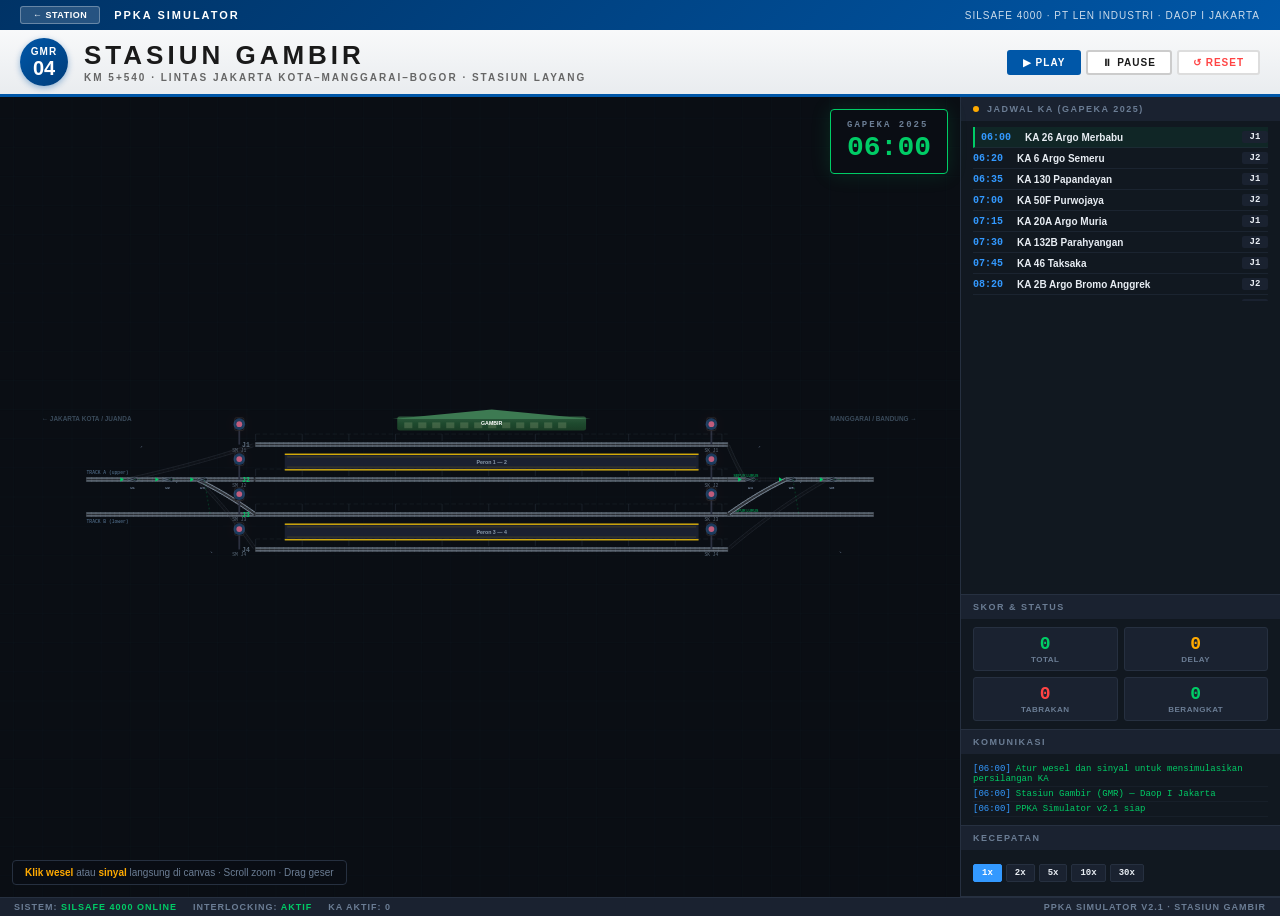
<file: ppkasimulator/index.html>
<!DOCTYPE html>
<html lang="id">

<head>
  <meta charset="UTF-8">
  <meta name="viewport" content="width=device-width, initial-scale=1.0">
  <title>PPKA Simulator — Stasiun Gambir</title>
  <link rel="stylesheet" href="../css/tokens.css">
  <script src="../js/theme.js"></script>
  <style>
    :root {
      --ppka-bg: #0a0e14;
      --ppka-panel: #111820;
      --ppka-card: #1a2230;
      --ppka-border: #263040;
      --ppka-text: #e8edf3;
      --ppka-muted: #6b7d94;
      --ppka-red: #ff4444;
      --ppka-yellow: #ffaa00;
      --ppka-green: #00cc66;
      --ppka-blue: #3399ff;
      --ppka-kai-blue: #0057a8;
    }

    * { margin: 0; padding: 0; box-sizing: border-box; }

    body {
      font-family: 'Inter', 'Noto Sans JP', sans-serif;
      background: var(--ppka-bg);
      color: var(--ppka-text);
      height: 100vh;
      overflow: hidden;
    }

    .ppka-topbar {
      background: linear-gradient(135deg, #003366 0%, #0057a8 100%);
      color: #fff;
      padding: 6px 20px;
      display: flex;
      align-items: center;
      gap: 14px;
      font-size: 11px;
      font-weight: 700;
      letter-spacing: 2px;
      text-transform: uppercase;
      flex-shrink: 0;
      box-shadow: 0 2px 8px rgba(0,0,0,0.3);
    }

    .ppka-topbar .back-chip {
      display: inline-flex;
      align-items: center;
      gap: 4px;
      background: rgba(255,255,255,0.15);
      border: 1px solid rgba(255,255,255,0.3);
      color: #fff;
      text-decoration: none;
      padding: 3px 12px;
      font-size: 9px;
      font-weight: 800;
      border-radius: 3px;
      letter-spacing: 0.5px;
      text-transform: uppercase;
      transition: background 0.15s;
    }

    .ppka-topbar .back-chip:hover { background: rgba(255,255,255,0.3); }

    .ppka-topbar .meta {
      margin-left: auto;
      font-weight: 500;
      letter-spacing: 1px;
      opacity: 0.8;
      font-size: 10px;
    }

    .ppka-nameboard {
      background: linear-gradient(180deg, #f8f9fa 0%, #e9ecef 100%);
      border-bottom: 3px solid #0057a8;
      padding: 8px 20px;
      display: flex;
      align-items: center;
      gap: 16px;
      flex-shrink: 0;
    }

    .ppka-medallion {
      width: 48px;
      height: 48px;
      border-radius: 50%;
      background: linear-gradient(135deg, #0057a8 0%, #003d7a 100%);
      color: #fff;
      display: flex;
      flex-direction: column;
      align-items: center;
      justify-content: center;
      flex-shrink: 0;
      line-height: 1;
      box-shadow: 0 2px 6px rgba(0,87,168,0.4);
    }

    .ppka-medallion .letter { font-size: 10px; font-weight: 800; letter-spacing: 1px; }
    .ppka-medallion .number { font-size: 20px; font-weight: 800; margin-top: 1px; }
    .ppka-nameboard .title-group { flex: 1; min-width: 0; }

    .ppka-nameboard h1 {
      font-family: 'Noto Sans JP', 'Inter', sans-serif;
      font-size: clamp(18px, 2.5vw, 26px);
      font-weight: 900;
      letter-spacing: 4px;
      line-height: 1.1;
      color: #1a1a1a;
    }

    .ppka-nameboard .subtitle {
      font-size: 10px;
      font-weight: 600;
      letter-spacing: 2px;
      text-transform: uppercase;
      color: #666;
      margin-top: 2px;
    }

    .ppka-nameboard .toolbar { display: flex; gap: 5px; }

    .ppka-nameboard .toolbar button {
      background: #fff;
      color: #1a1a1a;
      border: 2px solid #ccc;
      padding: 5px 14px;
      border-radius: 3px;
      cursor: pointer;
      font-size: 10px;
      font-weight: 700;
      letter-spacing: 1px;
      text-transform: uppercase;
      font-family: 'Inter', sans-serif;
      transition: all 0.15s;
    }

    .ppka-nameboard .toolbar button:hover { border-color: #999; background: #f5f5f5; }

    .ppka-nameboard .toolbar button.primary {
      background: var(--ppka-kai-blue);
      color: #fff;
      border-color: var(--ppka-kai-blue);
    }

    .ppka-nameboard .toolbar button.primary:hover { background: #004080; }

    .ppka-nameboard .toolbar button.danger {
      color: var(--ppka-red);
      border-color: #ddd;
    }

    .ppka-nameboard .toolbar button.danger:hover { border-color: var(--ppka-red); background: #fff5f5; }

    .ppka-main {
      display: flex;
      flex: 1;
      overflow: hidden;
      height: calc(100vh - 100px);
    }

    .ppka-canvas-wrap {
      flex: 1;
      position: relative;
      background: var(--ppka-bg);
      min-width: 0;
    }

    #ppkaCanvas { width: 100%; height: 100%; display: block; cursor: pointer; }

    .ppka-time-display {
      position: absolute;
      top: 12px;
      right: 12px;
      background: rgba(10,14,20,0.92);
      color: var(--ppka-green);
      padding: 10px 16px;
      font-family: 'JetBrains Mono', monospace;
      font-size: 28px;
      font-weight: 700;
      border: 1px solid var(--ppka-green);
      border-radius: 4px;
      pointer-events: none;
      box-shadow: 0 0 20px rgba(0,204,102,0.15);
    }

    .ppka-time-display .date {
      font-size: 9px;
      color: var(--ppka-muted);
      letter-spacing: 2px;
      margin-bottom: 2px;
    }

    .ppka-hint {
      position: absolute;
      bottom: 12px;
      left: 12px;
      background: rgba(10,14,20,0.85);
      color: var(--ppka-muted);
      padding: 6px 12px;
      font-size: 10px;
      border-radius: 4px;
      pointer-events: none;
      border: 1px solid var(--ppka-border);
    }

    .ppka-hint b { color: var(--ppka-yellow); }

    .ppka-panel {
      width: 320px;
      background: var(--ppka-panel);
      border-left: 1px solid var(--ppka-border);
      display: flex;
      flex-direction: column;
      flex-shrink: 0;
      overflow: hidden;
    }

    .ppka-panel-section { border-bottom: 1px solid var(--ppka-border); }

    .ppka-panel-header {
      background: var(--ppka-card);
      padding: 7px 12px;
      font-size: 9px;
      font-weight: 700;
      letter-spacing: 1.5px;
      text-transform: uppercase;
      color: var(--ppka-muted);
      display: flex;
      align-items: center;
      gap: 8px;
    }

    .ppka-panel-header .dot {
      width: 6px;
      height: 6px;
      border-radius: 50%;
      background: var(--ppka-green);
      animation: pulse 2s infinite;
    }

    @keyframes pulse {
      0%, 100% { opacity: 1; }
      50% { opacity: 0.4; }
    }

    .ppka-panel-body { padding: 8px 12px; }

    .signal-row {
      display: flex;
      align-items: center;
      gap: 6px;
      margin-bottom: 5px;
    }

    .signal-label {
      font-size: 10px;
      font-weight: 700;
      color: var(--ppka-muted);
      width: 40px;
      font-family: 'JetBrains Mono', monospace;
    }

    .signal-btn {
      width: 26px;
      height: 26px;
      border-radius: 50%;
      border: 2px solid var(--ppka-border);
      cursor: pointer;
      transition: all 0.12s;
    }

    .signal-btn.red { background: var(--ppka-red); border-color: var(--ppka-red); box-shadow: 0 0 10px rgba(255,68,68,0.5); }
    .signal-btn.yellow { background: var(--ppka-yellow); border-color: var(--ppka-yellow); box-shadow: 0 0 10px rgba(255,170,0,0.5); }
    .signal-btn.green { background: var(--ppka-green); border-color: var(--ppka-green); box-shadow: 0 0 10px rgba(0,204,102,0.5); }
    .signal-btn.off { background: #1a2230; border-color: var(--ppka-border); }
    .signal-btn:hover { transform: scale(1.12); }

    .schedule-scroll { max-height: 180px; overflow-y: auto; }

    .schedule-scroll::-webkit-scrollbar { width: 4px; }
    .schedule-scroll::-webkit-scrollbar-track { background: var(--ppka-card); }
    .schedule-scroll::-webkit-scrollbar-thumb { background: var(--ppka-border); border-radius: 2px; }

    .schedule-item {
      display: grid;
      grid-template-columns: 38px 1fr 26px;
      gap: 6px;
      padding: 4px 0;
      border-bottom: 1px solid rgba(38,48,64,0.5);
      font-size: 10px;
      align-items: center;
    }

    .schedule-item .time {
      font-family: 'JetBrains Mono', monospace;
      font-weight: 700;
      color: var(--ppka-blue);
      font-size: 10px;
    }

    .schedule-item .name {
      font-weight: 600;
      white-space: nowrap;
      overflow: hidden;
      text-overflow: ellipsis;
      font-size: 10px;
    }

    .schedule-item .jalur {
      font-family: 'JetBrains Mono', monospace;
      font-weight: 700;
      text-align: center;
      padding: 1px 3px;
      background: var(--ppka-card);
      border-radius: 2px;
      font-size: 9px;
    }

    .schedule-item.active { background: rgba(0,204,102,0.08); border-left: 2px solid var(--ppka-green); padding-left: 6px; }
    .schedule-item.done { opacity: 0.3; }

    .score-grid {
      display: grid;
      grid-template-columns: 1fr 1fr;
      gap: 6px;
    }

    .score-box {
      background: var(--ppka-card);
      border: 1px solid var(--ppka-border);
      padding: 6px 8px;
      text-align: center;
      border-radius: 3px;
    }

    .score-box .value {
      font-family: 'JetBrains Mono', monospace;
      font-size: 18px;
      font-weight: 800;
      color: var(--ppka-green);
    }

    .score-box .label {
      font-size: 8px;
      font-weight: 600;
      color: var(--ppka-muted);
      letter-spacing: 0.5px;
      text-transform: uppercase;
      margin-top: 1px;
    }

    .score-box.warn .value { color: var(--ppka-yellow); }
    .score-box.danger .value { color: var(--ppka-red); }

    .ppka-statusbar {
      background: var(--ppka-card);
      border-top: 1px solid var(--ppka-border);
      padding: 4px 14px;
      font-size: 9px;
      font-weight: 600;
      letter-spacing: 1px;
      text-transform: uppercase;
      display: flex;
      gap: 16px;
      align-items: center;
      color: var(--ppka-muted);
      flex-shrink: 0;
    }

    .ppka-statusbar .status-ok { color: var(--ppka-green); }

    .comms-log {
      max-height: 70px;
      overflow-y: auto;
      font-size: 9px;
      font-family: 'JetBrains Mono', monospace;
      color: var(--ppka-muted);
    }

    .comms-log .msg { padding: 2px 0; border-bottom: 1px solid rgba(38,48,64,0.3); }
    .comms-log .msg .timestamp { color: var(--ppka-blue); margin-right: 5px; }
    .comms-log .msg.success { color: var(--ppka-green); }
    .comms-log .msg.error { color: var(--ppka-red); }

    .speed-control { display: flex; align-items: center; gap: 4px; padding: 6px 0; }

    .speed-btn {
      background: var(--ppka-card);
      border: 1px solid var(--ppka-border);
      color: var(--ppka-text);
      padding: 3px 8px;
      cursor: pointer;
      font-size: 9px;
      font-weight: 700;
      font-family: 'JetBrains Mono', monospace;
      transition: all 0.12s;
      border-radius: 2px;
    }

    .speed-btn:hover { border-color: var(--ppka-blue); }
    .speed-btn.active { background: var(--ppka-blue); border-color: var(--ppka-blue); color: #fff; }

    @media (max-width: 700px) {
      .ppka-main { flex-direction: column; }
      .ppka-panel { width: 100%; height: 50%; border-left: none; border-top: 1px solid var(--ppka-border); }
      .ppka-canvas-wrap { height: 50%; }
    }
  </style>
</head>

<body>
  <div class="ppka-topbar">
    <a href="../index.html" class="back-chip">← Station</a>
    <span>PPKA Simulator</span>
    <span class="meta">SiLSafe 4000 · PT Len Industri · Daop I Jakarta</span>
  </div>

  <div class="ppka-nameboard">
    <div class="ppka-medallion">
      <span class="letter">GMR</span>
      <span class="number">04</span>
    </div>
    <div class="title-group">
      <h1>STASIUN GAMBIR</h1>
      <div class="subtitle">Km 5+540 · Lintas Jakarta Kota–Manggarai–Bogor · Stasiun Layang</div>
    </div>
    <div class="toolbar">
      <button id="btnPlay" class="primary">▶ Play</button>
      <button id="btnPause">⏸ Pause</button>
      <button id="btnReset" class="danger">↺ Reset</button>
    </div>
  </div>

  <div class="ppka-main">
    <div class="ppka-canvas-wrap">
      <canvas id="ppkaCanvas"></canvas>
      <div class="ppka-time-display">
        <div class="date">GAPEKA 2025</div>
        <div id="gameTime">06:00</div>
      </div>
      <div class="ppka-hint"><b>Klik wesel</b> atau <b>sinyal</b> langsung di canvas · Scroll zoom · Drag geser</div>
    </div>

    <div class="ppka-panel">

      <div class="ppka-panel-section" style="flex:1;overflow:hidden;display:flex;flex-direction:column">
        <div class="ppka-panel-header"><span class="dot" style="background:var(--ppka-yellow)"></span> Jadwal KA (GAPEKA 2025)</div>
        <div class="schedule-scroll" id="schedulePanel" style="flex:1;overflow-y:auto;padding:6px 12px"></div>
      </div>

      <div class="ppka-panel-section">
        <div class="ppka-panel-header">Skor & Status</div>
        <div class="ppka-panel-body">
          <div class="score-grid">
            <div class="score-box"><div class="value" id="scoreTotal">0</div><div class="label">Total</div></div>
            <div class="score-box warn"><div class="value" id="scoreDelay">0</div><div class="label">Delay</div></div>
            <div class="score-box danger"><div class="value" id="scoreCollision">0</div><div class="label">Tabrakan</div></div>
            <div class="score-box"><div class="value" id="scoreDeparted">0</div><div class="label">Berangkat</div></div>
          </div>
        </div>
      </div>

      <div class="ppka-panel-section">
        <div class="ppka-panel-header">Komunikasi</div>
        <div class="ppka-panel-body"><div class="comms-log" id="commsLog"></div></div>
      </div>

      <div class="ppka-panel-section">
        <div class="ppka-panel-header">Kecepatan</div>
        <div class="ppka-panel-body">
          <div class="speed-control">
            <button class="speed-btn active" data-speed="1">1x</button>
            <button class="speed-btn" data-speed="2">2x</button>
            <button class="speed-btn" data-speed="5">5x</button>
            <button class="speed-btn" data-speed="10">10x</button>
            <button class="speed-btn" data-speed="30">30x</button>
          </div>
        </div>
      </div>
    </div>
  </div>

  <div class="ppka-statusbar">
    <span>Sistem: <span class="status-ok">SiLSafe 4000 ONLINE</span></span>
    <span>Interlocking: <span class="status-ok">AKTIF</span></span>
    <span id="trainCount">KA Aktif: 0</span>
    <span style="margin-left:auto">PPKA Simulator v2.1 · Stasiun Gambir</span>
  </div>

  <script>
  'use strict';

  /* ═══════════════════════════════════════════
     GAPEKA 2025 — STASIUN GAMBIR (GMR)
     ═══════════════════════════════════════════ */
  const GAPEKA = [
    { no:'KA 26',  nama:'Argo Merbabu',      kelas:'Eksekutif',     tujuan:'Semarang Tawang',   brkt:'06:00', jalur:1 },
    { no:'KA 6',   nama:'Argo Semeru',        kelas:'Eksekutif',     tujuan:'Surabaya Gubeng',   brkt:'06:20', jalur:2 },
    { no:'KA 130', nama:'Papandayan',         kelas:'Eksekutif',     tujuan:'Garut',             brkt:'06:35', jalur:1 },
    { no:'KA 50F', nama:'Purwojaya',          kelas:'Eksek-Eko',     tujuan:'Kroya',             brkt:'07:00', jalur:2 },
    { no:'KA 20A', nama:'Argo Muria',         kelas:'Eksekutif',     tujuan:'Semarang Tawang',   brkt:'07:15', jalur:1 },
    { no:'KA 132B',nama:'Parahyangan',        kelas:'Eksekutif',     tujuan:'Bandung',           brkt:'07:30', jalur:2 },
    { no:'KA 46',  nama:'Taksaka',            kelas:'Eksekutif',     tujuan:'Yogyakarta',        brkt:'07:45', jalur:1 },
    { no:'KA 2B',  nama:'Argo Bromo Anggrek', kelas:'Eksekutif',     tujuan:'Surabaya Pasarturi', brkt:'08:20', jalur:2 },
    { no:'KA 128', nama:'Pangandaran',        kelas:'Eksek-Eko',     tujuan:'Banjar',            brkt:'08:30', jalur:1 },
    { no:'KA 16',  nama:'Argo Dwipangga',     kelas:'Eksekutif',     tujuan:'Solo Balapan',      brkt:'08:50', jalur:2 },
    { no:'KA 118B',nama:'Gunungjati',         kelas:'Eksek-Eko',     tujuan:'Semarang Tawang',   brkt:'09:00', jalur:1 },
    { no:'KA 138B',nama:'Parahyangan',        kelas:'Eksekutif',     tujuan:'Bandung',           brkt:'09:15', jalur:2 },
    { no:'KA 136B',nama:'Parahyangan',        kelas:'Eksekutif',     tujuan:'Bandung',           brkt:'10:05', jalur:1 },
    { no:'KA 40',  nama:'Sembrani',           kelas:'Eksekutif',     tujuan:'Surabaya Pasarturi', brkt:'10:20', jalur:2 },
    { no:'KA 62',  nama:'Manahan',            kelas:'Eksekutif',     tujuan:'Solo Balapan',      brkt:'10:30', jalur:1 },
    { no:'KA 122B',nama:'Cakrabuana',         kelas:'Eksek-Eko',     tujuan:'Cirebon',           brkt:'10:50', jalur:2 },
    { no:'KA 24',  nama:'Argo Merbabu',       kelas:'Eksekutif',     tujuan:'Semarang Tawang',   brkt:'12:00', jalur:1 },
    { no:'KA 53',  nama:'Purwojaya',          kelas:'Eksek-Eko',     tujuan:'Cilacap',           brkt:'12:30', jalur:2 },
    { no:'KA 44',  nama:'Taksaka',            kelas:'Eksekutif',     tujuan:'Yogyakarta',        brkt:'14:00', jalur:1 },
    { no:'KA 38',  nama:'Brawijaya',          kelas:'Eksekutif',     tujuan:'Malang',            brkt:'15:45', jalur:2 },
    { no:'KA 18',  nama:'Argo Sindoro',       kelas:'Eksekutif',     tujuan:'Semarang Tawang',   brkt:'16:45', jalur:1 },
    { no:'KA 8',   nama:'Bima',               kelas:'Eksekutif',     tujuan:'Surabaya Gubeng',   brkt:'17:00', jalur:2 },
    { no:'KA 134B',nama:'Parahyangan',        kelas:'Eksekutif',     tujuan:'Bandung',           brkt:'18:25', jalur:1 },
    { no:'KA 36',  nama:'Gajayana',           kelas:'Eksekutif',     tujuan:'Malang',            brkt:'18:50', jalur:2 },
    { no:'KA 124B',nama:'Cakrabuana',         kelas:'Eksek-Eko',     tujuan:'Purwokerto',        brkt:'19:10', jalur:1 },
    { no:'KA 42',  nama:'Sembrani',           kelas:'Eksekutif',     tujuan:'Surabaya Pasarturi', brkt:'19:30', jalur:2 },
    { no:'KA 28',  nama:'Argo Merbabu',       kelas:'Eksekutif',     tujuan:'Semarang Tawang',   brkt:'19:45', jalur:1 },
    { no:'KA 32',  nama:'Pandalungan',        kelas:'Eksekutif',     tujuan:'Jember',            brkt:'19:55', jalur:2 },
    { no:'KA 4',   nama:'Argo Bromo Anggrek', kelas:'Eksekutif',     tujuan:'Surabaya Pasarturi', brkt:'20:30', jalur:1 },
    { no:'KA 14',  nama:'Argo Lawu',          kelas:'Eksekutif',     tujuan:'Solo Balapan',      brkt:'20:45', jalur:2 },
    { no:'KA 54',  nama:'Purwojaya',          kelas:'Eksek-Eko',     tujuan:'Cilacap',           brkt:'20:55', jalur:1 },
    { no:'KA 48',  nama:'Taksaka',            kelas:'Eksekutif',     tujuan:'Yogyakarta',        brkt:'21:20', jalur:2 },
    { no:'KA 120B',nama:'Gunungjati',         kelas:'Eksek-Eko',     tujuan:'Cirebon',           brkt:'22:05', jalur:1 },
    { no:'KA 64',  nama:'Argo Muria',         kelas:'Eksekutif',     tujuan:'Semarang Tawang',   brkt:'22:40', jalur:2 },
    { no:'KA 140B',nama:'Parahyangan',        kelas:'Eksekutif',     tujuan:'Bandung',           brkt:'23:05', jalur:1 },
  ];

  /* ═══════════════════════════════════════════
     GAME STATE
     ═══════════════════════════════════════════ */
  const STATE = {
    playing: false,
    speed: 1,
    time: 360,
    score: { total: 0, delay: 0, collision: 0, departed: 0 },
    signals: {
      in:  { 1:'red', 2:'red', 3:'red', 4:'red' },
      out: { 1:'red', 2:'red', 3:'red', 4:'red' }
    },
    switches: { W1:'nwr', W2:'nwr', W3:'nwr', W4:'nwr', W5:'nwr', W6:'nwr' },
    trains: [],
    scheduleIdx: 0,
    comms: [],
    lastTick: 0,
    selectedTrain: null
  };

  /* ═══════════════════════════════════════════
     CANVAS
     ═══════════════════════════════════════════ */
  const canvas = document.getElementById('ppkaCanvas');
  const ctx = canvas.getContext('2d');
  let W, H, DPR;

  // Fixed design canvas dimensions
  const DESIGN_W = 1400;
  const DESIGN_H = 400;

  // Infinite canvas state
  let viewX = 0, viewY = 0, viewZoom = 1;
  let isPanning = false, panMoved = false;
  let panStartX = 0, panStartY = 0, panViewX = 0, panViewY = 0;

  function resize() {
    const wrap = canvas.parentElement;
    DPR = window.devicePixelRatio || 1;
    W = wrap.clientWidth;
    H = wrap.clientHeight;
    canvas.width = W * DPR;
    canvas.height = H * DPR;
    canvas.style.width = W + 'px';
    canvas.style.height = H + 'px';
  }

  window.addEventListener('resize', resize);
  resize();

  // Initial zoom to fit design in viewport
  viewZoom = Math.min(W / DESIGN_W, H / DESIGN_H) * 0.85;

   /* ═══════════════════════════════════════════
     TRACK LAYOUT
     Double-track main line (Jakarta Kota ↔ Manggarai).
     TrackA (upper) = J2 level — sepur lurus arah Jakarta Kota
     TrackB (lower) = J3 level — sepur lurus arah Bogor/Manggarai
     Switches on TrackA route to J1/J2/J3/J4 via ladder.
     TrackB is straight visual (no switches in simplified layout).
     W1 RWR→J1(top), NWR→lanjut W2
     W2 NWR→J2,      RWR→lanjut W3
     W3 NWR→J3,      RWR→J4(bottom)
     ═══════════════════════════════════════════ */
  function layout() {
    const pad = 25;
    const approachX = pad;
    const stationLeft = approachX + 290;
    const stationRight = DESIGN_W - pad - 250;
    const departX = DESIGN_W - pad;
    const centerY = DESIGN_H / 2;
    const gap = Math.min(60, (DESIGN_H - 100) / 3);

    const trackY = [
      centerY - gap * 1.5,
      centerY - gap * 0.5,
      centerY + gap * 0.5,
      centerY + gap * 1.5
    ];

    // Double-track approach Y values (same levels as J2 and J3)
    const approachY_H = trackY[1];
    const approachY_L = trackY[2];

    const swX = [
      approachX + 70,
      approachX + 130,
      approachX + 190
    ];

    const swX_R = [
      stationRight + 30,
      stationRight + 100,
      stationRight + 170
    ];

    return { pad, approachX, approachY_H, approachY_L, stationLeft, stationRight, departX, centerY, gap, trackY, swX, swX_R };
  }

  /* ═══════════════════════════════════════════
     SWITCH ROUTING LOGIC
     W1: RWR→J1, NWR→continue to W2
     W2: NWR→J2, RWR→continue to W3
     W3: NWR→J3, RWR→J4
     W4: NWR→J2, RWR→J1
     W5: NWR→J3, RWR→continue to W4
     W6: RWR→J4, NWR→continue to W5
     ═══════════════════════════════════════════ */
  function getRouteJalur() {
    const s = STATE.switches;
    if (s.W1 === 'rwr') return 1;
    if (s.W2 === 'nwr') return 2;
    if (s.W3 === 'nwr') return 3;
    return 4;
  }

  function getRoutePath() {
    const L = layout();
    const s = STATE.switches;
    const points = [];
    points.push({ x: L.approachX, y: L.approachY_H });

    if (s.W1 === 'rwr') {
      const cpX = (L.swX[0] + L.stationLeft) / 2;
      const cpY = L.approachY_H + (L.trackY[0] - L.approachY_H) * 0.4;
      points.push({ x: L.swX[0], y: L.approachY_H });
      points.push({ x: cpX, y: cpY });
      points.push({ x: L.stationLeft, y: L.trackY[0] });
    } else if (s.W2 === 'nwr') {
      const cpX = (L.swX[1] + L.stationLeft) / 2;
      const cpY = L.approachY_H + (L.trackY[1] - L.approachY_H) * 0.4;
      points.push({ x: L.swX[0], y: L.approachY_H });
      points.push({ x: L.swX[1], y: L.approachY_H });
      points.push({ x: cpX, y: cpY });
      points.push({ x: L.stationLeft, y: L.trackY[1] });
    } else if (s.W3 === 'nwr') {
      const cpX = (L.swX[2] + L.stationLeft) / 2;
      const cpY = L.approachY_H + (L.trackY[2] - L.approachY_H) * 0.4;
      points.push({ x: L.swX[0], y: L.approachY_H });
      points.push({ x: L.swX[1], y: L.approachY_H });
      points.push({ x: L.swX[2], y: L.approachY_H });
      points.push({ x: cpX, y: cpY });
      points.push({ x: L.stationLeft, y: L.trackY[2] });
    } else {
      const cpX = (L.swX[2] + L.stationLeft) / 2;
      const cpY = L.approachY_H + (L.trackY[3] - L.approachY_H) * 0.4;
      points.push({ x: L.swX[0], y: L.approachY_H });
      points.push({ x: L.swX[1], y: L.approachY_H });
      points.push({ x: L.swX[2], y: L.approachY_H });
      points.push({ x: cpX, y: cpY });
      points.push({ x: L.stationLeft, y: L.trackY[3] });
    }

    return points;
  }

  /* ═══════════════════════════════════════════
     DRAW HELPERS
     ═══════════════════════════════════════════ */
  const SIGNAL_COLORS = { red:'#ff4444', yellow:'#ffaa00', green:'#00cc66' };

  function drawRails(x1, y1, x2, y2) {
    drawRailBed(x1, y1, x2, y2);
    drawSleepers(x1, y1, x2, y2);
    drawRailLines(x1, y1, x2, y2);
  }

  function drawRailBed(x1, y1, x2, y2) {
    ctx.strokeStyle = '#2a2e34';
    ctx.lineWidth = 7;
    ctx.beginPath();
    ctx.moveTo(x1, y1);
    ctx.lineTo(x2, y2);
    ctx.stroke();
  }

  function drawSleepers(x1, y1, x2, y2) {
    const dx = x2 - x1, dy = y2 - y1;
    const len = Math.sqrt(dx*dx + dy*dy);
    if (len < 1) return;
    const steps = Math.floor(len / 8);
    ctx.strokeStyle = '#3a3f46';
    ctx.lineWidth = 1.5;
    for (let i = 0; i <= steps; i++) {
      const t = i / steps;
      const sx = x1 + dx * t, sy = y1 + dy * t;
      const px = -dy / len * 4, py = dx / len * 4;
      ctx.beginPath();
      ctx.moveTo(sx - px, sy - py);
      ctx.lineTo(sx + px, sy + py);
      ctx.stroke();
    }
  }

  function drawRailLines(x1, y1, x2, y2) {
    const dx = x2 - x1, dy = y2 - y1;
    const len = Math.sqrt(dx*dx + dy*dy);
    if (len < 1) return;
    const px = -dy / len * 2.5, py = dx / len * 2.5;
    ctx.strokeStyle = '#8899aa';
    ctx.lineWidth = 1.5;
    ctx.beginPath();
    ctx.moveTo(x1 + px, y1 + py); ctx.lineTo(x2 + px, y2 + py);
    ctx.moveTo(x1 - px, y1 - py); ctx.lineTo(x2 - px, y2 - py);
    ctx.stroke();
  }

  function drawCurvedRail(x1, y1, cx, cy, x2, y2) {
    ctx.strokeStyle = '#2a2e34';
    ctx.lineWidth = 7;
    ctx.beginPath();
    ctx.moveTo(x1, y1);
    ctx.quadraticCurveTo(cx, cy, x2, y2);
    ctx.stroke();

    // Sleepers along curve
    ctx.strokeStyle = '#3a3f46';
    ctx.lineWidth = 1.5;
    for (let t = 0; t <= 1; t += 0.04) {
      const mt = 1 - t;
      const px = mt * mt * x1 + 2 * mt * t * cx + t * t * x2;
      const py = mt * mt * y1 + 2 * mt * t * cy + t * t * y2;
      // Tangent direction
      const dx = 2 * mt * (cx - x1) + 2 * t * (x2 - cx);
      const dy = 2 * mt * (cy - y1) + 2 * t * (y2 - cy);
      const len = Math.sqrt(dx * dx + dy * dy) || 1;
      const spx = -dy / len * 4, spy = dx / len * 4;
      ctx.beginPath();
      ctx.moveTo(px - spx, py - spy);
      ctx.lineTo(px + spx, py + spy);
      ctx.stroke();
    }

    // Rail lines
    ctx.strokeStyle = '#8899aa';
    ctx.lineWidth = 1.5;
    for (let side = -1; side <= 1; side += 2) {
      ctx.beginPath();
      for (let t = 0; t <= 1; t += 0.02) {
        const mt = 1 - t;
        const px = mt * mt * x1 + 2 * mt * t * cx + t * t * x2;
        const py = mt * mt * y1 + 2 * mt * t * cy + t * t * y2;
        const dx = 2 * mt * (cx - x1) + 2 * t * (x2 - cx);
        const dy = 2 * mt * (cy - y1) + 2 * t * (y2 - cy);
        const len = Math.sqrt(dx * dx + dy * dy) || 1;
        const rx = -dy / len * 2.5 * side, ry = dx / len * 2.5 * side;
        t === 0 ? ctx.moveTo(px + rx, py + ry) : ctx.lineTo(px + rx, py + ry);
      }
      ctx.stroke();
    }
  }

  function drawRailsH(x1, y, x2) { drawRails(x1, y, x2, y); }

  function drawSignalHead(x, y, color, label, clickable) {
    ctx.fillStyle = '#2a3040';
    ctx.fillRect(x - 1.5, y - 26, 3, 26);

    ctx.fillStyle = '#0d1117';
    ctx.beginPath();
    ctx.roundRect(x - 8, y - 46, 16, 22, 3);
    ctx.fill();
    ctx.strokeStyle = '#333';
    ctx.lineWidth = 1;
    ctx.stroke();

    const c = SIGNAL_COLORS[color] || '#1a2030';
    ctx.fillStyle = c;
    ctx.beginPath();
    ctx.arc(x, y - 35, 5, 0, Math.PI * 2);
    ctx.fill();

    if (color && color !== 'off') {
      ctx.save();
      ctx.shadowColor = c;
      ctx.shadowBlur = 15;
      ctx.fillStyle = c;
      ctx.beginPath();
      ctx.arc(x, y - 35, 3, 0, Math.PI * 2);
      ctx.fill();
      ctx.restore();
    }

    ctx.fillStyle = '#5a6a7a';
    ctx.font = '8px "JetBrains Mono", monospace';
    ctx.textAlign = 'center';
    ctx.fillText(label, x, y + 12);

    if (clickable) {
      ctx.fillStyle = 'rgba(51,153,255,0.3)';
      ctx.beginPath();
      ctx.arc(x, y - 35, 10, 0, Math.PI * 2);
      ctx.fill();
    }
  }

  function drawPlatform(x, y, w, h, label) {
    ctx.fillStyle = '#1a2030';
    ctx.beginPath();
    ctx.roundRect(x, y, w, h, 2);
    ctx.fill();

    ctx.fillStyle = '#ffcc00';
    ctx.fillRect(x, y, w, 2);
    ctx.fillRect(x, y + h - 2, w, 2);

    ctx.fillStyle = 'rgba(255,204,0,0.1)';
    ctx.fillRect(x + 4, y + 4, w - 8, 3);
    ctx.fillRect(x + 4, y + h - 7, w - 8, 3);

    ctx.fillStyle = '#8899aa';
    ctx.font = 'bold 9px "Inter", sans-serif';
    ctx.textAlign = 'center';
    ctx.fillText(label, x + w / 2, y + h / 2 + 3);
  }

  function drawStationBuilding(x, y, w, h) {
    const grd = ctx.createLinearGradient(x, y, x, y + h);
    grd.addColorStop(0, '#2d5a3d');
    grd.addColorStop(0.5, '#1e4a2e');
    grd.addColorStop(1, '#1a3d26');
    ctx.fillStyle = grd;
    ctx.beginPath();
    ctx.roundRect(x, y, w, h, 4);
    ctx.fill();

    ctx.fillStyle = '#3d7a52';
    ctx.beginPath();
    ctx.moveTo(x - 8, y + 4);
    ctx.lineTo(x + w / 2, y - 12);
    ctx.lineTo(x + w + 8, y + 4);
    ctx.closePath();
    ctx.fill();

    ctx.fillStyle = 'rgba(255,255,200,0.15)';
    const winW = 14, winH = 10;
    const cols = Math.floor(w / 24);
    for (let i = 0; i < cols; i++) {
      const wx = x + 12 + i * 24;
      if (wx + winW > x + w - 12) break;
      ctx.fillRect(wx, y + 10, winW, winH);
    }

    ctx.fillStyle = '#fff';
    ctx.font = 'bold 9px "Inter", sans-serif';
    ctx.textAlign = 'center';
    ctx.fillText('GAMBIR', x + w / 2, y + h / 2 + 3);
  }

  function drawSwitchJunction(x, y, straightY, divergeY, state, label) {
    const nwr = state === 'nwr';
    const angle = Math.atan2(divergeY - straightY, 40);
    const cosA = Math.cos(angle), sinA = Math.sin(angle);

    // Frog diamond (aligned to diverging direction)
    ctx.fillStyle = '#0d1117';
    ctx.beginPath();
    ctx.moveTo(x, y);
    ctx.lineTo(x + 10 + cosA * 6, y - 4);
    ctx.lineTo(x + 18, y);
    ctx.lineTo(x + 10 + cosA * 6, y + 4);
    ctx.closePath();
    ctx.fill();
    ctx.strokeStyle = '#445566';
    ctx.lineWidth = 1;
    ctx.stroke();

    // Rails through frog
    ctx.strokeStyle = '#667788';
    ctx.lineWidth = 1;
    ctx.beginPath();
    ctx.moveTo(x, y - 3);
    ctx.lineTo(x + 16, y + 3);
    ctx.moveTo(x, y + 3);
    ctx.lineTo(x + 16, y - 3);
    ctx.stroke();

    // Points (lidah wesel)
    ctx.fillStyle = nwr ? '#00cc66' : '#ffaa00';
    ctx.beginPath();
    ctx.moveTo(x - 6, y);
    ctx.lineTo(x - 12, y - 4);
    ctx.lineTo(x - 12, y + 4);
    ctx.closePath();
    ctx.fill();

    // Glow
    ctx.save();
    ctx.shadowColor = nwr ? '#00cc66' : '#ffaa00';
    ctx.shadowBlur = 10;
    ctx.fillStyle = 'transparent';
    ctx.beginPath();
    ctx.arc(x - 6, y, 2, 0, Math.PI * 2);
    ctx.fill();
    ctx.restore();

    // Active route arrow
    const activeIsStraight = nwr;
    const arrowEndX = x + 22;
    const arrowY = activeIsStraight ? straightY : divergeY;
    ctx.strokeStyle = activeIsStraight ? 'rgba(0,204,102,0.2)' : 'rgba(255,170,0,0.2)';
    ctx.lineWidth = 2;
    ctx.setLineDash([3, 4]);
    ctx.beginPath();
    ctx.moveTo(x + 12, y);
    ctx.lineTo(arrowEndX, arrowY);
    ctx.stroke();
    ctx.setLineDash([]);

    // Label
    ctx.fillStyle = '#6b7d94';
    ctx.font = 'bold 7px "JetBrains Mono", monospace';
    ctx.textAlign = 'center';
    ctx.fillText(label, x + 9, y + 16);

    // Track direction labels
    ctx.font = '6px "JetBrains Mono", monospace';
    if (straightY === y) {
      ctx.fillText('→', x + 24, y + 4);
    }
    ctx.fillText(divergeY < y ? '↗' : '↘', x + 24, divergeY > y ? divergeY - y + y + 6 : y - (y - divergeY) + 6);
  }

  function drawTrain(x, y, train) {
    const carLen = 18;
    const carGap = 2;
    const cars = train.panjang || 8;
    const totalLen = cars * (carLen + carGap);
    const isEksek = train.kelas === 'Eksekutif';
    const bodyColor = isEksek ? '#0057a8' : '#cc6600';
    const stripeColor = isEksek ? '#ffcc00' : '#ffffff';

    // shadow
    ctx.fillStyle = 'rgba(0,0,0,0.4)';
    ctx.beginPath();
    ctx.roundRect(x - 1, y - 7, totalLen + 2, 14, 4);
    ctx.fill();

    // locomotive
    ctx.fillStyle = bodyColor;
    ctx.beginPath();
    ctx.roundRect(x, y - 8, carLen + 6, 14, 3);
    ctx.fill();

    ctx.fillStyle = stripeColor;
    ctx.fillRect(x, y - 1, carLen + 6, 2);

    ctx.fillStyle = '#1a1a1a';
    ctx.fillRect(x + carLen + 2, y - 6, 4, 10);

    // carriages
    for (let i = 1; i < cars; i++) {
      const cx = x + i * (carLen + carGap) + 6;
      ctx.fillStyle = bodyColor;
      ctx.beginPath();
      ctx.roundRect(cx, y - 6, carLen, 10, 2);
      ctx.fill();

      ctx.fillStyle = stripeColor;
      ctx.fillRect(cx, y - 1, carLen, 1.5);

      ctx.fillStyle = 'rgba(200,230,255,0.3)';
      for (let w = 0; w < 4; w++) {
        ctx.fillRect(cx + 2 + w * 4, y - 4, 3, 3);
      }
    }

    // number plate
    ctx.fillStyle = '#fff';
    ctx.font = 'bold 7px "JetBrains Mono", monospace';
    ctx.textAlign = 'center';
    ctx.fillText(train.no, x + totalLen / 2, y - 14);

    // status indicator
    if (train.status === 'stopped') {
      ctx.fillStyle = 'rgba(255,170,0,0.6)';
      ctx.beginPath();
      ctx.arc(x + totalLen / 2, y - 20, 3, 0, Math.PI * 2);
      ctx.fill();
    }
  }

  /* ═══════════════════════════════════════════
     CANVAS HIT TESTING
     ═══════════════════════════════════════════ */
  function getCanvasClickTargets() {
    const L = layout();
    const targets = [];

    // Switches (clickable)
    ['W1','W2','W3','W4','W5','W6'].forEach((w, i) => {
      const arr = i < 3 ? L.swX : L.swX_R;
      const sx = arr[i < 3 ? i : i - 3];
      const sy = L.approachY_H;
      targets.push({ type: 'switch', id: w, x: sx, y: sy, r: 18 });
    });

    // Signals (clickable)
    for (let j = 0; j < 4; j++) {
      targets.push({ type: 'signal_in', jalur: j + 1, x: L.stationLeft - 28, y: L.trackY[j] - 35, r: 16 });
      targets.push({ type: 'signal_out', jalur: j + 1, x: L.stationRight - 28, y: L.trackY[j] - 35, r: 16 });
    }

    return targets;
  }

  function screenToWorld(sx, sy) {
    return {
      x: (sx - W/2 - viewX) / viewZoom + DESIGN_W/2,
      y: (sy - H/2 - viewY) / viewZoom + DESIGN_H/2
    };
  }

  canvas.addEventListener('click', (e) => {
    if (panMoved) return;
    const rect = canvas.getBoundingClientRect();
    const cssX = e.clientX - rect.left;
    const cssY = e.clientY - rect.top;
    const w = screenToWorld(cssX, cssY);

    const targets = getCanvasClickTargets();
    for (const t of targets) {
      const dx = w.x - t.x;
      const dy = w.y - t.y;
      if (dx * dx + dy * dy < t.r * t.r) {
        if (t.type === 'switch') {
          STATE.switches[t.id] = STATE.switches[t.id] === 'nwr' ? 'rwr' : 'nwr';
          const routeJ = getRouteJalur();
          addComm(`Wesel ${t.id} → ${STATE.switches[t.id] === 'nwr' ? 'NWR' : 'RWR'} (rute ke J${routeJ})`);
        } else if (t.type === 'signal_in') {
          const colors = ['red', 'yellow', 'green'];
          const cur = STATE.signals.in[t.jalur];
          const next = colors[(colors.indexOf(cur) + 1) % 3];
          STATE.signals.in[t.jalur] = next;
          addComm(`Sinyal Masuk J${t.jalur} → ${next.toUpperCase()}`);
        } else if (t.type === 'signal_out') {
          const colors = ['red', 'yellow', 'green'];
          const cur = STATE.signals.out[t.jalur];
          const next = colors[(colors.indexOf(cur) + 1) % 3];
          STATE.signals.out[t.jalur] = next;
          addComm(`Sinyal Keluar J${t.jalur} → ${next.toUpperCase()}`);
        }
        return;
      }
    }
  });

  // Hover cursor + drag pan
  canvas.addEventListener('mousemove', (e) => {
    const rect = canvas.getBoundingClientRect();
    const cssX = e.clientX - rect.left;
    const cssY = e.clientY - rect.top;
    const w = screenToWorld(cssX, cssY);

    // Drag pan
    if (isPanning) {
      const dx = cssX - panStartX;
      const dy = cssY - panStartY;
      if (Math.sqrt(dx*dx + dy*dy) > 3) panMoved = true;
      viewX = panViewX + dx;
      viewY = panViewY + dy;
    }

    const targets = getCanvasClickTargets();
    let hit = false;
    for (const t of targets) {
      const dx = w.x - t.x;
      const dy = w.y - t.y;
      if (dx * dx + dy * dy < t.r * t.r) {
        hit = true;
        break;
      }
    }
    canvas.style.cursor = hit ? 'pointer' : (isPanning ? 'grabbing' : 'default');
  });

  canvas.addEventListener('mousedown', (e) => {
    if (e.button === 0) {
      isPanning = true;
      panMoved = false;
      const r = canvas.getBoundingClientRect();
      panStartX = e.clientX - r.left;
      panStartY = e.clientY - r.top;
      panViewX = viewX;
      panViewY = viewY;
    }
  });

  canvas.addEventListener('mouseup', (e) => {
    isPanning = false;
  });

  canvas.addEventListener('mouseleave', (e) => {
    isPanning = false;
  });

  canvas.addEventListener('wheel', (e) => {
    e.preventDefault();
    const rect = canvas.getBoundingClientRect();
    const cssX = e.clientX - rect.left;
    const cssY = e.clientY - rect.top;

    // Capture world pos BEFORE zoom changes
    const world = screenToWorld(cssX, cssY);

    const delta = -e.deltaY * 0.001;
    viewZoom = Math.max(0.2, Math.min(5, viewZoom * (1 + delta)));

    // Zoom toward cursor (keep same world point under cursor)
    viewX = cssX - W/2 - (world.x - DESIGN_W/2) * viewZoom;
    viewY = cssY - H/2 - (world.y - DESIGN_H/2) * viewZoom;
  }, { passive: false });

  /* ═══════════════════════════════════════════
     MAIN RENDER
     ═══════════════════════════════════════════ */
  function render() {
    // Reset to identity before clearing
    ctx.setTransform(1, 0, 0, 1, 0, 0);
    ctx.clearRect(0, 0, canvas.width, canvas.height);

    // Apply view transform (zoom + pan, centered on design)
    const ox = W/2 + viewX - DESIGN_W/2 * viewZoom;
    const oy = H/2 + viewY - DESIGN_H/2 * viewZoom;
    ctx.setTransform(viewZoom * DPR, 0, 0, viewZoom * DPR, ox * DPR, oy * DPR);

    const L = layout();

    // Background grid (in world coords, covering visible area)
    const vLeft = (0 - ox) / viewZoom;
    const vRight = vLeft + W / viewZoom;
    const vTop = (0 - oy) / viewZoom;
    const vBottom = vTop + H / viewZoom;
    ctx.strokeStyle = 'rgba(40,60,80,0.12)';
    ctx.lineWidth = 1;
    const gridSpacing = 50;
    const gx0 = Math.floor(vLeft / gridSpacing) * gridSpacing;
    const gy0 = Math.floor(vTop / gridSpacing) * gridSpacing;
    for (let x = gx0; x <= vRight; x += gridSpacing) {
      ctx.beginPath(); ctx.moveTo(x, vTop); ctx.lineTo(x, vBottom); ctx.stroke();
    }
    for (let y = gy0; y <= vBottom; y += gridSpacing) {
      ctx.beginPath(); ctx.moveTo(vLeft, y); ctx.lineTo(vRight, y); ctx.stroke();
    }

    // Direction labels
    ctx.fillStyle = '#3a4a5a';
    ctx.font = 'bold 11px "Inter", sans-serif';
    ctx.textAlign = 'center';
    ctx.fillText('← JAKARTA KOTA / JUANDA', L.approachX, L.trackY[0] - 40);
    ctx.fillText('MANGGARAI / BANDUNG →', L.departX, L.trackY[0] - 40);

    // Double-track labels
    ctx.fillStyle = '#5a7a9a';
    ctx.font = '8px "JetBrains Mono", monospace';
    ctx.textAlign = 'left';
    ctx.fillText('TRACK A (upper)', L.pad, L.approachY_H - 10);
    ctx.fillText('TRACK B (lower)', L.pad, L.approachY_L + 14);

    // Km marker
    ctx.fillStyle = '#2a3a4a';
    ctx.font = '8px "JetBrains Mono", monospace';
    ctx.fillText('Km 5+540', (L.stationLeft + L.stationRight) / 2, L.trackY[0] - 40);

    // ── TRACK RENDERING ──
    // Double-track main line: TrackA (upper, at J2 level) with switch ladder,
    // TrackB (lower, at J3 level) straight through — sepur lurus arah Bogor
    // W1 RWR→J1(top), NWR→lanjut W2
    // W2 NWR→J2,      RWR→lanjut W3
    // W3 NWR→J3,      RWR→J4(bottom)

    // TrackA main line approach (with switches)
    drawRailsH(L.pad, L.approachY_H, L.swX[0]);

    // TrackB main line (straight, no switches)
    drawRailsH(L.pad, L.approachY_L, L.stationLeft);

    // Main line continuation between switches (dimmed when route diverges)
    const r1 = STATE.switches.W1 === 'nwr';
    const r2 = STATE.switches.W2 === 'rwr';
    ctx.globalAlpha = r1 ? 1.0 : 0.12;
    drawRailsH(L.swX[0], L.approachY_H, L.swX[1]);
    ctx.globalAlpha = 1;
    ctx.globalAlpha = (r1 && r2) ? 1.0 : 0.12;
    drawRailsH(L.swX[1], L.approachY_H, L.swX[2]);
    ctx.globalAlpha = 1;

    // ── SWITCH FAN-OUT CURVES ──
    // Long smooth curves from each switch to station tracks
    // Control at geometric midpoint for balanced start/end angles
    // W1: curve to J1 (RWR only)
    {
      const nwr = STATE.switches.W1 === 'nwr';
      ctx.globalAlpha = nwr ? 0.12 : 1.0;
      const cpX = (L.swX[0] + L.stationLeft) / 2;
      const cpY = L.approachY_H + (L.trackY[0] - L.approachY_H) * 0.4;
      drawCurvedRail(L.swX[0], L.approachY_H, cpX, cpY, L.stationLeft, L.trackY[0]);
      ctx.globalAlpha = 1;
    }
    // W2: curve to J2 (NWR, sepur lurus)
    {
      const nwr = STATE.switches.W2 === 'nwr';
      ctx.globalAlpha = nwr ? 1.0 : 0.12;
      const cpX = (L.swX[1] + L.stationLeft) / 2;
      const cpY = L.approachY_H + (L.trackY[1] - L.approachY_H) * 0.4;
      drawCurvedRail(L.swX[1], L.approachY_H, cpX, cpY, L.stationLeft, L.trackY[1]);
      ctx.globalAlpha = 1;
    }
    // W3: curve to J3 (NWR) or J4 (RWR)
    {
      const nwr = STATE.switches.W3 === 'nwr';
      const cpX = (L.swX[2] + L.stationLeft) / 2;
      ctx.globalAlpha = nwr ? 1.0 : 0.12;
      const cpY3 = L.approachY_H + (L.trackY[2] - L.approachY_H) * 0.4;
      drawCurvedRail(L.swX[2], L.approachY_H, cpX, cpY3, L.stationLeft, L.trackY[2]);
      ctx.globalAlpha = 1;
      ctx.globalAlpha = nwr ? 0.12 : 1.0;
      const cpY4 = L.approachY_H + (L.trackY[3] - L.approachY_H) * 0.4;
      drawCurvedRail(L.swX[2], L.approachY_H, cpX, cpY4, L.stationLeft, L.trackY[3]);
      ctx.globalAlpha = 1;
    }

    // ── STATION TRACKS (also serve as curve continuations) ──
    for (let j = 0; j < 4; j++) {
      const y = L.trackY[j];
      drawRailsH(L.stationLeft, y, L.stationRight);

      if (j === 0 || j === 2) {
        const py = (L.trackY[j] + L.trackY[j + 1]) / 2;
        const platH = L.gap * 0.48;
        drawPlatform(L.stationLeft + 50, py - platH / 2, L.stationRight - L.stationLeft - 100, platH,
          j === 0 ? 'Peron 1 — 2' : 'Peron 3 — 4');
      }

      ctx.fillStyle = (j === 1 || j === 2) ? '#00cc66' : '#5a6a7a';
      ctx.font = 'bold 11px "JetBrains Mono", monospace';
      ctx.textAlign = 'right';
      ctx.fillText('J' + (j + 1), L.stationLeft - 10, y + 4);

      if (j === 1 || j === 2) {
        ctx.fillStyle = '#00cc66';
        ctx.font = '6px "Inter", sans-serif';
        ctx.textAlign = 'left';
        ctx.fillText('SEPUR LURUS', L.stationRight + 10, y - 4);
      }
    }

    // ── SWITCH JUNCTIONS ──
    drawSwitchJunction(L.swX[0], L.approachY_H, L.approachY_H, L.trackY[0], STATE.switches.W1, 'W1');
    drawSwitchJunction(L.swX[1], L.approachY_H, L.trackY[1], L.approachY_H, STATE.switches.W2, 'W2');
    drawSwitchJunction(L.swX[2], L.approachY_H, L.trackY[2], L.trackY[3], STATE.switches.W3, 'W3');

    // ── RIGHT SIDE (Manggarai approach, mirror of left) ──
    // W6 (rightmost): RWR→J4, NWR→lanjut W5
    // W5:             NWR→J3, RWR→lanjut W4
    // W4:             NWR→J2, RWR→J1

    // Main line approach from right
    drawRailsH(L.departX, L.approachY_H, L.swX_R[2]);

    // TrackB departure (straight, no switches)
    drawRailsH(L.stationRight, L.approachY_L, L.departX);

    // Main line continuation (dimmed when route diverges)
    const r6 = STATE.switches.W6 === 'nwr';
    const r5 = STATE.switches.W5 === 'rwr';
    ctx.globalAlpha = r6 ? 1.0 : 0.12;
    drawRailsH(L.swX_R[2], L.approachY_H, L.swX_R[1]);
    ctx.globalAlpha = 1;
    ctx.globalAlpha = (r6 && r5) ? 1.0 : 0.12;
    drawRailsH(L.swX_R[1], L.approachY_H, L.swX_R[0]);
    ctx.globalAlpha = 1;

    // Right-side fan-out curves (go RIGHT→LEFT to station)
    // W6 → J4 (mirror of W1→J1)
    {
      const nwr = STATE.switches.W6 === 'nwr';
      ctx.globalAlpha = nwr ? 0.12 : 1.0;
      const cpX = (L.swX_R[2] + L.stationRight) / 2;
      const cpY = L.approachY_H + (L.trackY[3] - L.approachY_H) * 0.4;
      drawCurvedRail(L.swX_R[2], L.approachY_H, cpX, cpY, L.stationRight, L.trackY[3]);
      ctx.globalAlpha = 1;
    }
    // W5 → J3 (NWR, sepur lurus arah Bogor)
    {
      const nwr = STATE.switches.W5 === 'nwr';
      ctx.globalAlpha = nwr ? 1.0 : 0.12;
      const cpX = (L.swX_R[1] + L.stationRight) / 2;
      const cpY = L.approachY_H + (L.trackY[2] - L.approachY_H) * 0.4;
      drawCurvedRail(L.swX_R[1], L.approachY_H, cpX, cpY, L.stationRight, L.trackY[2]);
      ctx.globalAlpha = 1;
    }
    // W4 → J2 (NWR) or J1 (RWR)
    {
      const nwr = STATE.switches.W4 === 'nwr';
      const cpX = (L.swX_R[0] + L.stationRight) / 2;
      ctx.globalAlpha = nwr ? 1.0 : 0.12;
      const cpY2 = L.approachY_H + (L.trackY[1] - L.approachY_H) * 0.4;
      drawCurvedRail(L.swX_R[0], L.approachY_H, cpX, cpY2, L.stationRight, L.trackY[1]);
      ctx.globalAlpha = 1;
      ctx.globalAlpha = nwr ? 0.12 : 1.0;
      const cpY1 = L.approachY_H + (L.trackY[0] - L.approachY_H) * 0.4;
      drawCurvedRail(L.swX_R[0], L.approachY_H, cpX, cpY1, L.stationRight, L.trackY[0]);
      ctx.globalAlpha = 1;
    }

    // Right-side switch junctions
    drawSwitchJunction(L.swX_R[2], L.approachY_H, L.approachY_H, L.trackY[3], STATE.switches.W6, 'W6');
    drawSwitchJunction(L.swX_R[1], L.approachY_H, L.trackY[2], L.approachY_H, STATE.switches.W5, 'W5');
    drawSwitchJunction(L.swX_R[0], L.approachY_H, L.trackY[1], L.trackY[0], STATE.switches.W4, 'W4');

    // Station building
    const bldgW = (L.stationRight - L.stationLeft) * 0.4;
    const bldgX = (L.stationLeft + L.stationRight) / 2 - bldgW / 2;
    drawStationBuilding(bldgX, L.trackY[0] - 48, bldgW, 24);

    // ── SIGNALS ──
    for (let j = 0; j < 4; j++) {
      const y = L.trackY[j];
      drawSignalHead(L.stationLeft - 28, y, STATE.signals.in[j + 1], 'SM J' + (j + 1), true);
      drawSignalHead(L.stationRight - 28, y, STATE.signals.out[j + 1], 'SK J' + (j + 1), true);
    }

    // Route path preview (dimmed line showing where next train will go)
    if (STATE.playing && STATE.scheduleIdx < GAPEKA.length) {
      const routeJalur = getRouteJalur();
      const path = getRoutePath();
      ctx.strokeStyle = 'rgba(0,204,102,0.12)';
      ctx.lineWidth = 6;
      ctx.setLineDash([6, 8]);
      ctx.beginPath();
      ctx.moveTo(path[0].x, path[0].y);
      for (let i = 1; i < path.length; i++) {
        ctx.lineTo(path[i].x, path[i].y);
      }
      ctx.stroke();
      ctx.setLineDash([]);
    }

    // ── TRAINS ──
    STATE.trains.forEach(train => {
      const y = L.trackY[train.jalur - 1];
      const progress = train.posisi / 100;

      let px, py;
      if (train.status === 'approaching') {
        const path = getRoutePath();
        const totalLen = path.length - 1;
        const idx = Math.min(Math.floor(progress * totalLen), totalLen - 1);
        const frac = (progress * totalLen) - idx;
        const p1 = path[Math.min(idx, totalLen - 1)];
        const p2 = path[Math.min(idx + 1, totalLen)];
        if (p1 && p2) {
          px = p1.x + (p2.x - p1.x) * frac;
          py = p1.y + (p2.y - p1.y) * frac;
        } else {
          px = L.approachX;
          py = L.approachY_H;
        }
      } else if (train.status === 'stopped') {
        px = L.stationLeft + 50 + (train.parkirIdx || 0) * 35;
        py = y;
      } else {
        px = L.stationLeft + progress * (L.stationRight - L.stationLeft);
        py = y;
      }

      drawTrain(px, py, train);
    });

    // LAA (overhead catenary)
    ctx.strokeStyle = 'rgba(100,120,140,0.2)';
    ctx.lineWidth = 1;
    ctx.setLineDash([8, 4]);
    for (let j = 0; j < 4; j++) {
      const y = L.trackY[j] - 18;
      ctx.beginPath();
      ctx.moveTo(L.stationLeft, y);
      ctx.lineTo(L.stationRight, y);
      ctx.stroke();

      for (let x = L.stationLeft; x <= L.stationRight; x += 80) {
        ctx.fillStyle = 'rgba(100,120,140,0.15)';
        ctx.fillRect(x - 1, L.trackY[j] - 18, 2, 12);
      }
    }
    ctx.setLineDash([]);
  }

  /* ═══════════════════════════════════════════
     TRAIN AI
     ═══════════════════════════════════════════ */
  function parseTime(s) { const [h,m] = s.split(':').map(Number); return h*60+m; }
  function fmtTime(m) { const h=Math.floor(m/60)%24, mi=Math.floor(m%60); return String(h).padStart(2,'0')+':'+String(mi).padStart(2,'0'); }

  function spawnTrains() {
    while (STATE.scheduleIdx < GAPEKA.length) {
      const s = GAPEKA[STATE.scheduleIdx];
      const spawn = parseTime(s.brkt) - 8;
      if (STATE.time >= spawn) {
        const routeJalur = getRouteJalur();
        STATE.trains.push({
          id: s.no + '_' + STATE.scheduleIdx,
          no: s.no, nama: s.nama, kelas: s.kelas,
          tujuan: s.tujuan,
          targetJalur: s.jalur,
          jalur: routeJalur,
          brkt: parseTime(s.brkt),
          posisi: 0, status: 'approaching', speed: 1.5,
          panjang: s.kelas === 'Eksekutif' ? 8 : 6,
          delayed: false, collided: false,
          parkirIdx: 0
        });

        const isCorrect = routeJalur === s.jalur;
        const correctStr = isCorrect ? 'rute sesuai jadwal' : `rute ke J${routeJalur} (seharusnya J${s.jalur})`;
        addComm(`${s.no} ${s.nama} → ${s.tujuan} memasuki area (${correctStr})`, isCorrect ? 'success' : 'error');
        STATE.scheduleIdx++;
      } else break;
    }
  }

  function updateTrains(dt) {
    const L = layout();

    STATE.trains.forEach(t => {
      if (t.status === 'departed') return;

      if (t.status === 'approaching') {
        t.jalur = getRouteJalur();
        const sig = STATE.signals.in[t.jalur];
        if (sig === 'red' && t.posisi > 15) {
          t.speed = 0;
        } else {
          t.speed = 1.5;
          t.posisi += t.speed * dt * STATE.speed;
        }

        if (t.posisi >= 100) {
          t.posisi = 100;
          t.status = 'stopped';
          t.speed = 0;
          const sameTrack = STATE.trains.filter(tr => tr.status === 'stopped' && tr.jalur === t.jalur && tr.id !== t.id);
          t.parkirIdx = sameTrack.length;

          const correctRoute = t.jalur === t.targetJalur;
          if (correctRoute) {
            addComm(`${t.no} berhenti di Jalur ${t.jalur} (sesuai jadwal)`, 'success');
          } else {
            addComm(`${t.no} berhenti di Jalur ${t.jalur} (seharusnya J${t.targetJalur})`, 'error');
            STATE.score.total -= 100;
          }
        }
      }

      if (t.status === 'stopped') {
        if (STATE.time >= t.brkt) {
          if (STATE.signals.out[t.jalur] === 'green' || STATE.signals.out[t.jalur] === 'yellow') {
            t.status = 'departing';
            t.speed = 1.2;
            addComm(`${t.no} bersiap berangkat dari Jalur ${t.jalur}`, 'success');
            if (STATE.time <= t.brkt + 2) {
              STATE.score.total += 100;
              STATE.score.departed++;
            }
          }
        } else if (STATE.time > t.brkt + 2 && !t.delayed) {
          t.delayed = true;
          STATE.score.delay++;
          STATE.score.total -= 200;
          addComm(`${t.no} TERLAMBAT berangkat!`, 'error');
        }
      }

      if (t.status === 'departing') {
        t.posisi += t.speed * dt * STATE.speed;
        if (t.posisi >= 120) {
          t.status = 'departed';
          addComm(`${t.no} telah berangkat dari Jalur ${t.jalur}`, 'success');
        }
      }
    });

    STATE.trains = STATE.trains.filter(t => t.status !== 'departed');
  }

  function checkCollisions() {
    const trks = {};
    STATE.trains.forEach(t => {
      if (t.status === 'departed' || t.status === 'approaching') return;
      if (!trks[t.jalur]) trks[t.jalur] = [];
      trks[t.jalur].push(t);
    });
    Object.values(trks).forEach(list => {
      for (let i = 0; i < list.length; i++) {
        for (let j = i + 1; j < list.length; j++) {
          if (!list[i].collided && !list[j].collided) {
            STATE.score.collision++;
            STATE.score.total -= 1000;
            list[i].collided = true;
            list[j].collided = true;
            addComm(`TABRAKAN! ${list[i].no} & ${list[j].no} di Jalur ${list[i].jalur}!`, 'error');
          }
        }
      }
    });
  }

  /* ═══════════════════════════════════════════
     COMMS
     ═══════════════════════════════════════════ */
  function addComm(msg, type) {
    STATE.comms.push({ time: fmtTime(STATE.time), msg, type });
    if (STATE.comms.length > 50) STATE.comms.shift();
    const el = document.getElementById('commsLog');
    el.innerHTML = STATE.comms.slice(-12).reverse().map(c =>
      `<div class="msg ${c.type||''}"><span class="timestamp">[${c.time}]</span>${c.msg}</div>`
    ).join('');
  }

  /* ═══════════════════════════════════════════
     UI PANELS
      ═══════════════════════════════════════════ */
  function setSignal(type, jalur, color) {
    STATE.signals[type][jalur] = color;
    addComm(`Sinyal ${type==='in'?'Masuk':'Keluar'} J${jalur} → ${color.toUpperCase()}`);
  }

  function toggleSwitch(id, state) {
    STATE.switches[id] = state;
    const routeJ = getRouteJalur();
    addComm(`Wesel ${id} → ${state.toUpperCase()} (rute ke J${routeJ})`);
  }

  function renderSchedule() {
    document.getElementById('schedulePanel').innerHTML = GAPEKA.map((s,i) => {
      let cls = i < STATE.scheduleIdx ? 'done' : i === STATE.scheduleIdx ? 'active' : '';
      return `<div class="schedule-item ${cls}">
        <span class="time">${s.brkt}</span>
        <span class="name">${s.no} ${s.nama}</span>
        <span class="jalur">J${s.jalur}</span>
      </div>`;
    }).join('');
  }

  function renderScore() {
    document.getElementById('scoreTotal').textContent = STATE.score.total;
    document.getElementById('scoreDelay').textContent = STATE.score.delay;
    document.getElementById('scoreCollision').textContent = STATE.score.collision;
    document.getElementById('scoreDeparted').textContent = STATE.score.departed;
    document.getElementById('trainCount').textContent = `KA Aktif: ${STATE.trains.filter(t=>t.status!=='departed').length}`;
  }

  /* ═══════════════════════════════════════════
     GAME LOOP
     ═══════════════════════════════════════════ */
  function loop(ts) {
    if (!STATE.lastTick) STATE.lastTick = ts;
    const dt = (ts - STATE.lastTick) / 1000;
    STATE.lastTick = ts;

    if (STATE.playing) {
      STATE.time += dt * STATE.speed * (1/6);
      spawnTrains();
      updateTrains(dt);
      checkCollisions();
      document.getElementById('gameTime').textContent = fmtTime(STATE.time);
    }

    render();
    renderScore();
    requestAnimationFrame(loop);
  }

  /* ═══════════════════════════════════════════
     EVENTS
     ═══════════════════════════════════════════ */
  document.getElementById('btnPlay').addEventListener('click', () => { STATE.playing = true; addComm('Simulasi dimulai', 'success'); });
  document.getElementById('btnPause').addEventListener('click', () => { STATE.playing = false; addComm('Simulasi dijeda'); });
  document.getElementById('btnReset').addEventListener('click', () => {
    STATE.playing = false;
    STATE.time = 360;
    STATE.score = { total:0, delay:0, collision:0, departed:0 };
    STATE.signals = { in:{1:'red',2:'red',3:'red',4:'red'}, out:{1:'red',2:'red',3:'red',4:'red'} };
    STATE.switches = { W1:'nwr', W2:'nwr', W3:'nwr', W4:'nwr', W5:'nwr', W6:'nwr' };
    STATE.trains = [];
    STATE.scheduleIdx = 0;
    STATE.comms = [];
    STATE.lastTick = 0;
    STATE.selectedTrain = null;
    document.getElementById('gameTime').textContent = '06:00';
    addComm('Simulasi direset', 'success');
    renderSchedule();
  });

  document.querySelectorAll('.speed-btn').forEach(btn => {
    btn.addEventListener('click', () => {
      document.querySelectorAll('.speed-btn').forEach(b => b.classList.remove('active'));
      btn.classList.add('active');
      STATE.speed = parseInt(btn.dataset.speed);
    });
  });

  /* ═══════════════════════════════════════════
     INIT
     ═══════════════════════════════════════════ */
  renderSchedule();
  addComm('PPKA Simulator v2.1 siap', 'success');
  addComm('Stasiun Gambir (GMR) — Daop I Jakarta', 'success');
  addComm('Atur wesel dan sinyal untuk mensimulasikan persilangan KA', 'success');
  requestAnimationFrame(loop);

  </script>
</body>

</html>
</file>
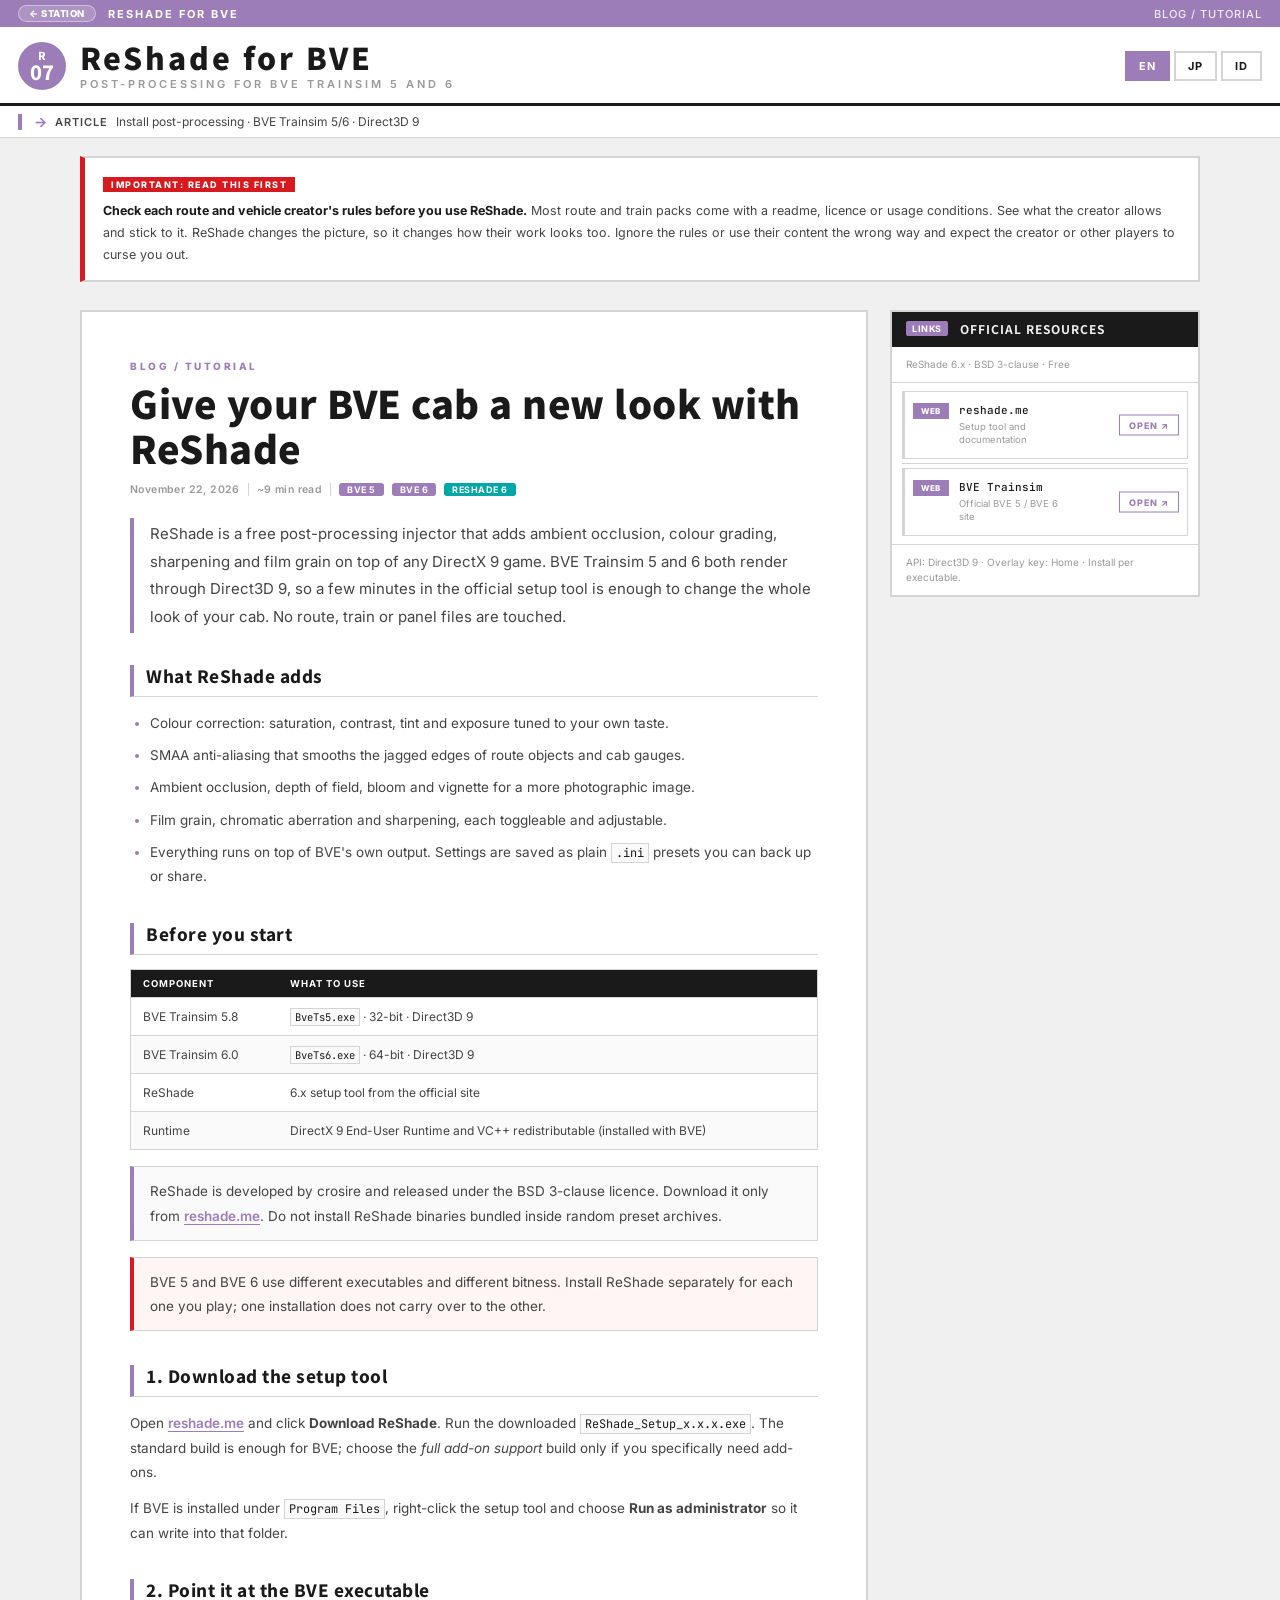
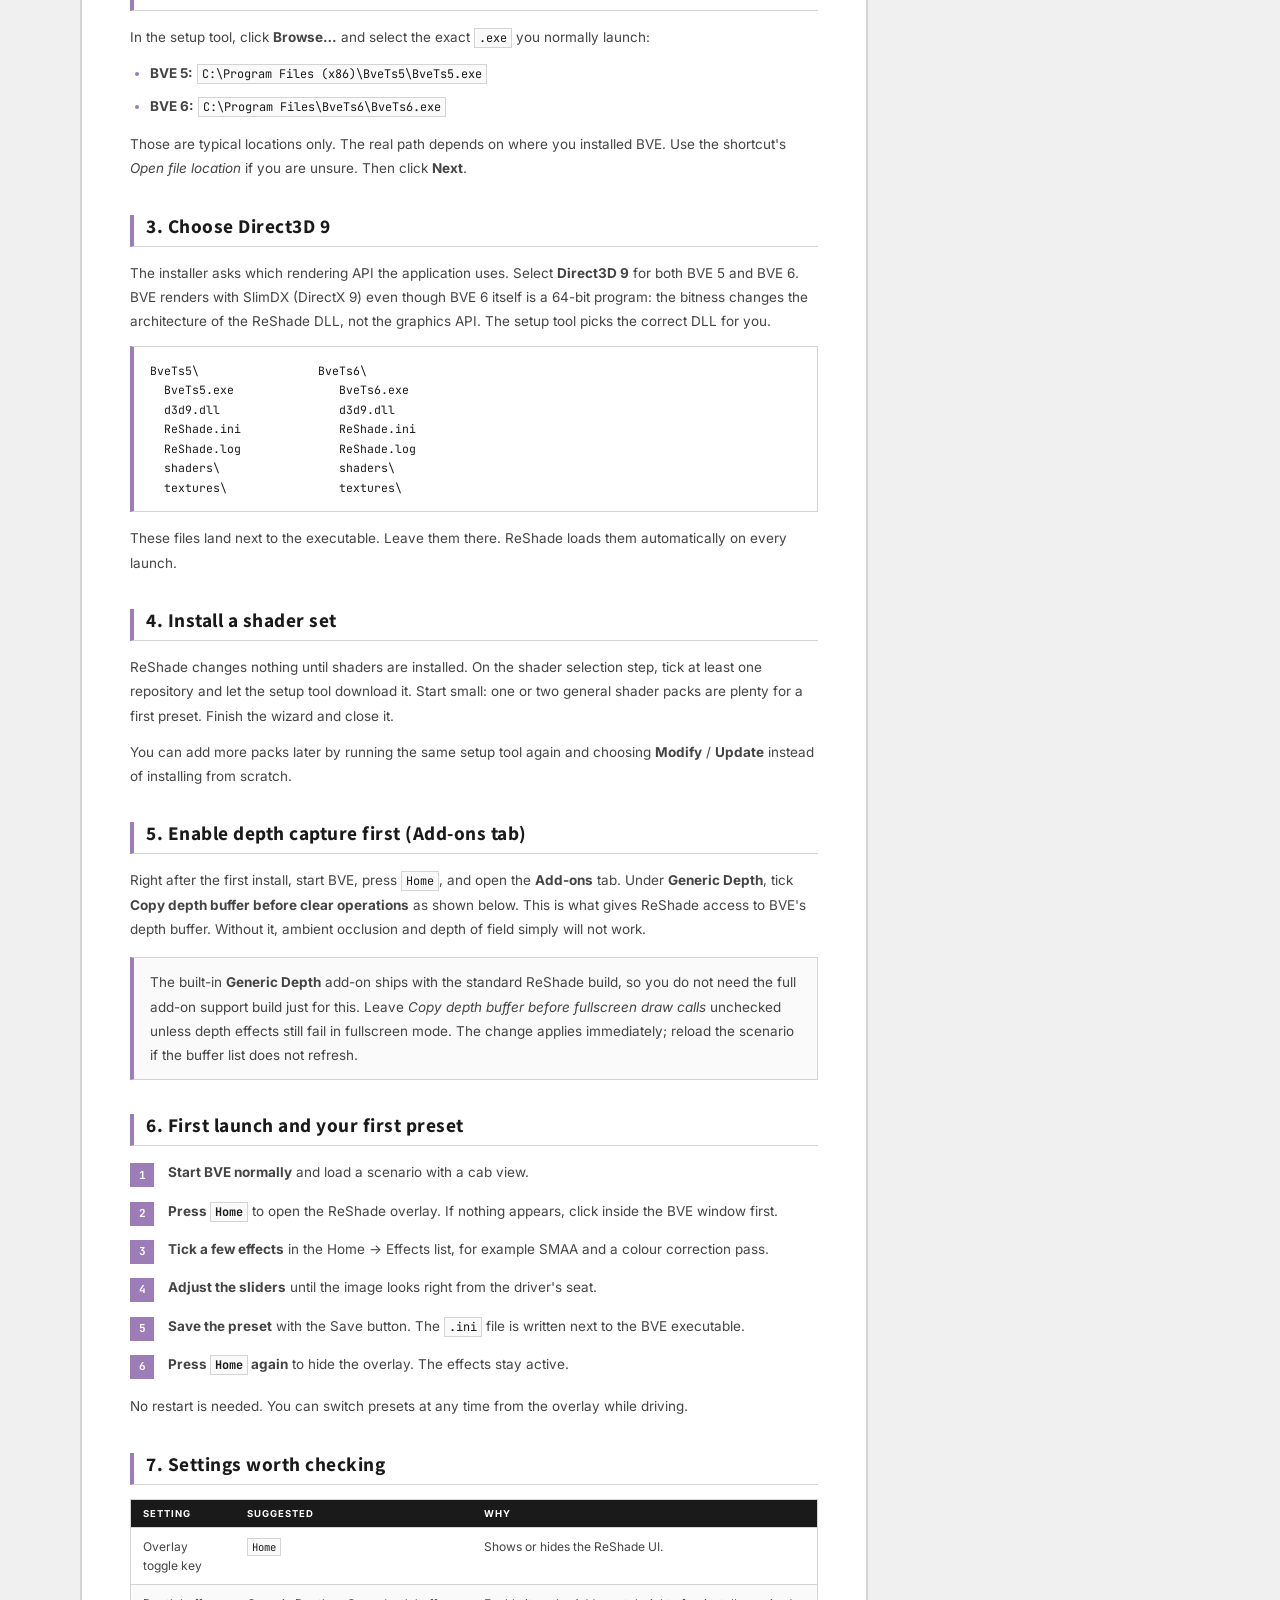
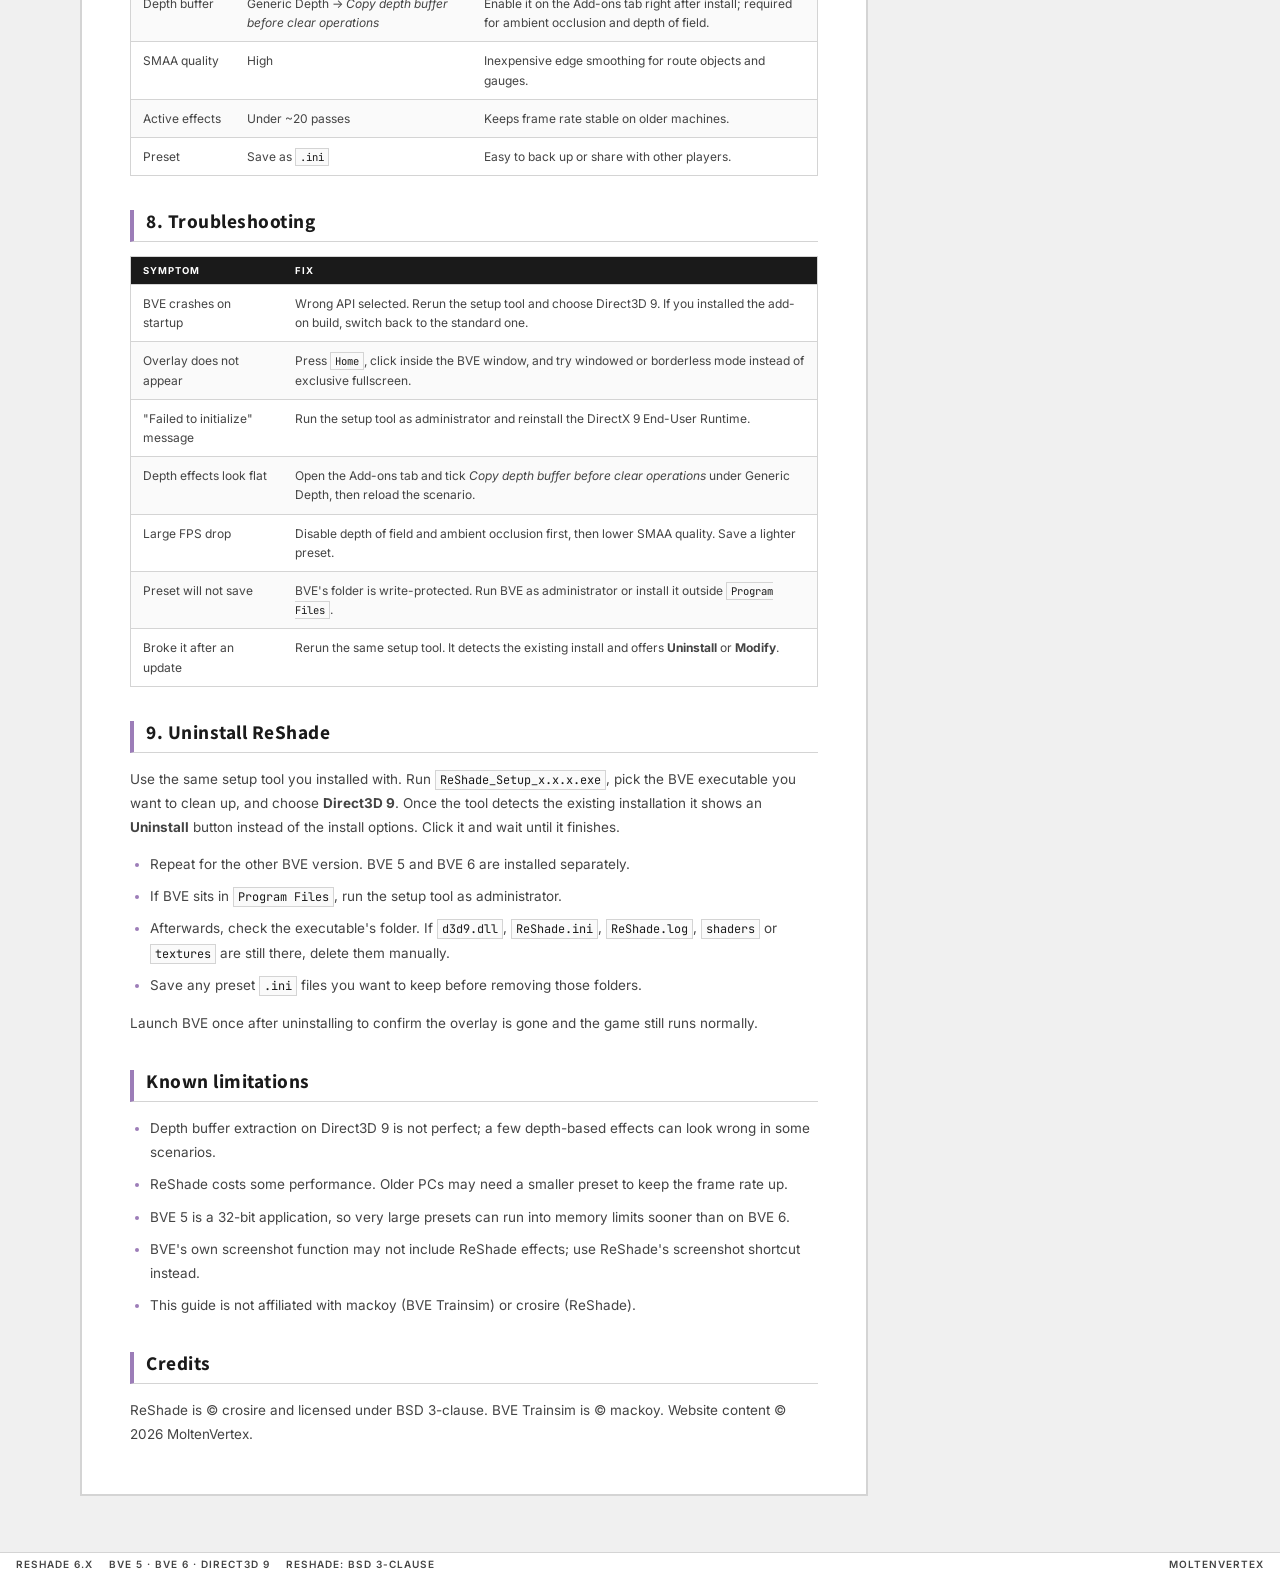
<file: reshade/index.html>
<!DOCTYPE html>
<html lang="en" data-lang="en">

<head>
  <meta charset="UTF-8">
  <meta name="viewport" content="width=device-width, initial-scale=1.0">
  <title>ReShade for BVE Trainsim 5/6: Installation Blog</title>
  <meta name="description" content="Install ReShade on BVE Trainsim 5 and 6. Step-by-step Direct3D 9 setup, shader installation, presets and troubleshooting, in English, Japanese, and Indonesian.">
  <meta name="theme-color" content="#f0f0f0">
  <meta property="og:type" content="article">
  <meta property="og:title" content="ReShade for BVE Trainsim 5/6: Installation Blog">
  <meta property="og:description" content="Give your BVE cab post-processing with ReShade. EN / JP / ID tutorial for BVE 5 and BVE 6.">
  <meta property="og:url" content="https://moltenvertex.github.io/reshade/">
  <link rel="icon" href="data:image/svg+xml,%3Csvg xmlns='http://www.w3.org/2000/svg' viewBox='0 0 64 64'%3E%3Crect width='64' height='64' rx='14' fill='%239C7DB8'/%3E%3Ctext x='32' y='43' font-family='Arial,sans-serif' font-size='24' font-weight='900' fill='%23ffffff' text-anchor='middle'%3EMV%3C/text%3E%3C/svg%3E">
  <script>
    (function () {
      var supported = ['en', 'jp', 'id'];
      var saved = null;
      try { saved = localStorage.getItem('mv-lang'); } catch (e) { }
      if (supported.indexOf(saved) === -1) {
        var nav = (navigator.language || 'en').toLowerCase();
        saved = nav.indexOf('ja') === 0 ? 'jp' : nav.indexOf('id') === 0 ? 'id' : 'en';
      }
      document.documentElement.dataset.lang = saved;
    })();
  </script>
  <link rel="preconnect" href="https://fonts.googleapis.com">
  <link rel="preconnect" href="https://fonts.gstatic.com" crossorigin>
  <link rel="stylesheet" href="https://fonts.googleapis.com/css2?family=Inter:wght@400;500;600;700;800;900&family=Noto+Sans+JP:wght@400;500;700;900&family=JetBrains+Mono:wght@400;500&display=swap">
  <link rel="stylesheet" href="../css/tokens.css">
  <link rel="stylesheet" href="../css/components.css">
  <link rel="stylesheet" href="../css/editors.css">
  <link rel="stylesheet" href="style.css">
  <script src="../js/theme.js"></script>
</head>

<body class="cab-theme doc-page">

  <div class="top-bar">
    <a href="../index.html" class="back-station-chip">&#8592; Station</a>
    <span>ReShade for BVE</span>
    <span class="meta">Blog / Tutorial</span>
  </div>

  <div class="name-board">
    <div class="station-medallion">
      <span class="letter">R</span>
      <span class="number">07</span>
    </div>
    <div class="title-group">
      <h1>ReShade for BVE</h1>
      <div class="subtitle">Post-processing for BVE Trainsim 5 and 6</div>
    </div>
    <div class="lang-switch" role="group" aria-label="Language">
      <button type="button" class="btn lang-btn" data-lang="en" aria-pressed="true">EN</button>
      <button type="button" class="btn lang-btn" data-lang="jp" aria-pressed="false">JP</button>
      <button type="button" class="btn lang-btn" data-lang="id" aria-pressed="false">ID</button>
    </div>
  </div>

  <div class="direction-bar">
    <span class="line-stripe"></span>
    <span class="arrow">&#8594;</span>
    <span class="label">Article</span>
    <span class="dest">Install post-processing &middot; BVE Trainsim 5/6 &middot; Direct3D 9</span>
  </div>

  <div class="doc-notice-wrap">
    <div class="card doc-notice">
      <div class="lang-panel" data-lang="en" lang="en">
        <span class="notice-tag">Important: read this first</span>
        <p><strong>Check each route and vehicle creator's rules before you use ReShade.</strong> Most route and train packs come with a readme, licence or usage conditions. See what the creator allows and stick to it. ReShade changes the picture, so it changes how their work looks too. Ignore the rules or use their content the wrong way and expect the creator or other players to curse you out.</p>
      </div>
      <div class="lang-panel" data-lang="jp" lang="ja">
        <span class="notice-tag">重要：まず読んでください</span>
        <p><strong>ReShadeを使う前に、路線と車両の作者が決めたルールを必ず確認してください。</strong> 多くの路線・車両データにはreadmeやライセンス、利用条件が入っています。作者が許可した範囲で使い、ルールを守ってください。ReShadeは画像を変更するので、作者の作品の見え方も変わります。ルールを無視したり変な使い方をすると、作者や他のプレイヤーにひどく罵られるかもしれません。</p>
      </div>
      <div class="lang-panel" data-lang="id" lang="id">
        <span class="notice-tag">Penting: baca dulu</span>
        <p><strong>Baca aturan dari tiap pembuat rute dan kereta sebelum pakai ReShade.</strong> Biasanya paket rute dan kereta disertai readme, lisensi, atau syarat penggunaan. Ikuti saja apa yang diizinkan pembuatnya. ReShade mengubah gambar, jadi tampilan karya mereka juga ikut berubah. Kalau aturan diabaikan atau karyanya dipakai sembarangan, jangan heran kalau pembuatnya atau pemain lain memaki kamu.</p>
      </div>
    </div>
  </div>

  <main class="doc-main">
    <div class="doc-shell">

      <article class="card doc-article">

        <!-- ══════════ ENGLISH ══════════ -->
        <div class="lang-panel" data-lang="en" lang="en">
          <div class="doc-kicker">Blog / Tutorial</div>
          <h2>Give your BVE cab a new look with ReShade</h2>
          <div class="doc-meta">
            <span>November 22, 2026</span>
            <span>~9 min read</span>
            <span class="badge purple">BVE 5</span>
            <span class="badge purple">BVE 6</span>
            <span class="badge teal">ReShade 6</span>
          </div>
          <p class="doc-lead">ReShade is a free post-processing injector that adds ambient occlusion, colour grading, sharpening and film grain on top of any DirectX 9 game. BVE Trainsim 5 and 6 both render through Direct3D 9, so a few minutes in the official setup tool is enough to change the whole look of your cab. No route, train or panel files are touched.</p>

          <section class="doc-section">
            <h3>What ReShade adds</h3>
            <ul class="doc-list">
              <li>Colour correction: saturation, contrast, tint and exposure tuned to your own taste.</li>
              <li>SMAA anti-aliasing that smooths the jagged edges of route objects and cab gauges.</li>
              <li>Ambient occlusion, depth of field, bloom and vignette for a more photographic image.</li>
              <li>Film grain, chromatic aberration and sharpening, each toggleable and adjustable.</li>
              <li>Everything runs on top of BVE's own output. Settings are saved as plain <code>.ini</code> presets you can back up or share.</li>
            </ul>
          </section>

          <section class="doc-section">
            <h3>Before you start</h3>
            <div class="doc-table-wrap">
              <table class="doc-table">
                <thead>
                  <tr><th>Component</th><th>What to use</th></tr>
                </thead>
                <tbody>
                  <tr><td>BVE Trainsim 5.8</td><td><code>BveTs5.exe</code> &middot; 32-bit &middot; Direct3D 9</td></tr>
                  <tr><td>BVE Trainsim 6.0</td><td><code>BveTs6.exe</code> &middot; 64-bit &middot; Direct3D 9</td></tr>
                  <tr><td>ReShade</td><td>6.x setup tool from the official site</td></tr>
                  <tr><td>Runtime</td><td>DirectX 9 End-User Runtime and VC++ redistributable (installed with BVE)</td></tr>
                </tbody>
              </table>
            </div>
            <p class="doc-callout">ReShade is developed by crosire and released under the BSD 3-clause licence. Download it only from <a href="https://reshade.me/" target="_blank" rel="noopener">reshade.me</a>. Do not install ReShade binaries bundled inside random preset archives.</p>
            <p class="doc-warn">BVE 5 and BVE 6 use different executables and different bitness. Install ReShade separately for each one you play; one installation does not carry over to the other.</p>
          </section>

          <section class="doc-section">
            <h3>1. Download the setup tool</h3>
            <p>Open <a href="https://reshade.me/" target="_blank" rel="noopener">reshade.me</a> and click <strong>Download ReShade</strong>. Run the downloaded <code>ReShade_Setup_x.x.x.exe</code>. The standard build is enough for BVE; choose the <em>full add-on support</em> build only if you specifically need add-ons.</p>
            <p>If BVE is installed under <code>Program Files</code>, right-click the setup tool and choose <strong>Run as administrator</strong> so it can write into that folder.</p>
          </section>

          <section class="doc-section">
            <h3>2. Point it at the BVE executable</h3>
            <p>In the setup tool, click <strong>Browse&hellip;</strong> and select the exact <code>.exe</code> you normally launch:</p>
            <ul class="doc-list">
              <li><strong>BVE 5:</strong> <code>C:\Program Files (x86)\BveTs5\BveTs5.exe</code></li>
              <li><strong>BVE 6:</strong> <code>C:\Program Files\BveTs6\BveTs6.exe</code></li>
            </ul>
            <p>Those are typical locations only. The real path depends on where you installed BVE. Use the shortcut's <em>Open file location</em> if you are unsure. Then click <strong>Next</strong>.</p>
          </section>

          <section class="doc-section">
            <h3>3. Choose Direct3D 9</h3>
            <p>The installer asks which rendering API the application uses. Select <strong>Direct3D 9</strong> for both BVE 5 and BVE 6. BVE renders with SlimDX (DirectX 9) even though BVE 6 itself is a 64-bit program: the bitness changes the architecture of the ReShade DLL, not the graphics API. The setup tool picks the correct DLL for you.</p>
            <pre class="code-block">BveTs5\                 BveTs6\
  BveTs5.exe               BveTs6.exe
  d3d9.dll                 d3d9.dll
  ReShade.ini              ReShade.ini
  ReShade.log              ReShade.log
  shaders\                 shaders\
  textures\                textures\</pre>
            <p>These files land next to the executable. Leave them there. ReShade loads them automatically on every launch.</p>
          </section>

          <section class="doc-section">
            <h3>4. Install a shader set</h3>
            <p>ReShade changes nothing until shaders are installed. On the shader selection step, tick at least one repository and let the setup tool download it. Start small: one or two general shader packs are plenty for a first preset. Finish the wizard and close it.</p>
            <p>You can add more packs later by running the same setup tool again and choosing <strong>Modify</strong> / <strong>Update</strong> instead of installing from scratch.</p>
          </section>

          <section class="doc-section">
            <h3>5. Enable depth capture first (Add-ons tab)</h3>
            <p>Right after the first install, start BVE, press <code>Home</code>, and open the <strong>Add-ons</strong> tab. Under <strong>Generic Depth</strong>, tick <strong>Copy depth buffer before clear operations</strong> as shown below. This is what gives ReShade access to BVE's depth buffer. Without it, ambient occlusion and depth of field simply will not work.</p>
            <p class="doc-callout">The built-in <strong>Generic Depth</strong> add-on ships with the standard ReShade build, so you do not need the full add-on support build just for this. Leave <em>Copy depth buffer before fullscreen draw calls</em> unchecked unless depth effects still fail in fullscreen mode. The change applies immediately; reload the scenario if the buffer list does not refresh.</p>
          </section>

          <section class="doc-section">
            <h3>6. First launch and your first preset</h3>
            <ol class="doc-steps">
              <li><strong>Start BVE normally</strong> and load a scenario with a cab view.</li>
              <li><strong>Press <code>Home</code></strong> to open the ReShade overlay. If nothing appears, click inside the BVE window first.</li>
              <li><strong>Tick a few effects</strong> in the Home &rarr; Effects list, for example SMAA and a colour correction pass.</li>
              <li><strong>Adjust the sliders</strong> until the image looks right from the driver's seat.</li>
              <li><strong>Save the preset</strong> with the Save button. The <code>.ini</code> file is written next to the BVE executable.</li>
              <li><strong>Press <code>Home</code> again</strong> to hide the overlay. The effects stay active.</li>
            </ol>
            <p>No restart is needed. You can switch presets at any time from the overlay while driving.</p>
          </section>

          <section class="doc-section">
            <h3>7. Settings worth checking</h3>
            <div class="doc-table-wrap">
              <table class="doc-table">
                <thead>
                  <tr><th>Setting</th><th>Suggested</th><th>Why</th></tr>
                </thead>
                <tbody>
                  <tr><td>Overlay toggle key</td><td><code>Home</code></td><td>Shows or hides the ReShade UI.</td></tr>
                  <tr><td>Depth buffer</td><td>Generic Depth &rarr; <em>Copy depth buffer before clear operations</em></td><td>Enable it on the Add-ons tab right after install; required for ambient occlusion and depth of field.</td></tr>
                  <tr><td>SMAA quality</td><td>High</td><td>Inexpensive edge smoothing for route objects and gauges.</td></tr>
                  <tr><td>Active effects</td><td>Under ~20 passes</td><td>Keeps frame rate stable on older machines.</td></tr>
                  <tr><td>Preset</td><td>Save as <code>.ini</code></td><td>Easy to back up or share with other players.</td></tr>
                </tbody>
              </table>
            </div>
          </section>

          <section class="doc-section">
            <h3>8. Troubleshooting</h3>
            <div class="doc-table-wrap">
              <table class="doc-table">
                <thead>
                  <tr><th>Symptom</th><th>Fix</th></tr>
                </thead>
                <tbody>
                  <tr><td>BVE crashes on startup</td><td>Wrong API selected. Rerun the setup tool and choose Direct3D 9. If you installed the add-on build, switch back to the standard one.</td></tr>
                  <tr><td>Overlay does not appear</td><td>Press <code>Home</code>, click inside the BVE window, and try windowed or borderless mode instead of exclusive fullscreen.</td></tr>
                  <tr><td>"Failed to initialize" message</td><td>Run the setup tool as administrator and reinstall the DirectX 9 End-User Runtime.</td></tr>
                  <tr><td>Depth effects look flat</td><td>Open the Add-ons tab and tick <em>Copy depth buffer before clear operations</em> under Generic Depth, then reload the scenario.</td></tr>
                  <tr><td>Large FPS drop</td><td>Disable depth of field and ambient occlusion first, then lower SMAA quality. Save a lighter preset.</td></tr>
                  <tr><td>Preset will not save</td><td>BVE's folder is write-protected. Run BVE as administrator or install it outside <code>Program Files</code>.</td></tr>
                  <tr><td>Broke it after an update</td><td>Rerun the same setup tool. It detects the existing install and offers <strong>Uninstall</strong> or <strong>Modify</strong>.</td></tr>
                </tbody>
              </table>
            </div>
          </section>

          <section class="doc-section">
            <h3>9. Uninstall ReShade</h3>
            <p>Use the same setup tool you installed with. Run <code>ReShade_Setup_x.x.x.exe</code>, pick the BVE executable you want to clean up, and choose <strong>Direct3D 9</strong>. Once the tool detects the existing installation it shows an <strong>Uninstall</strong> button instead of the install options. Click it and wait until it finishes.</p>
            <ul class="doc-list">
              <li>Repeat for the other BVE version. BVE 5 and BVE 6 are installed separately.</li>
              <li>If BVE sits in <code>Program Files</code>, run the setup tool as administrator.</li>
              <li>Afterwards, check the executable's folder. If <code>d3d9.dll</code>, <code>ReShade.ini</code>, <code>ReShade.log</code>, <code>shaders</code> or <code>textures</code> are still there, delete them manually.</li>
              <li>Save any preset <code>.ini</code> files you want to keep before removing those folders.</li>
            </ul>
            <p>Launch BVE once after uninstalling to confirm the overlay is gone and the game still runs normally.</p>
          </section>

          <section class="doc-section">
            <h3>Known limitations</h3>
            <ul class="doc-list">
              <li>Depth buffer extraction on Direct3D 9 is not perfect; a few depth-based effects can look wrong in some scenarios.</li>
              <li>ReShade costs some performance. Older PCs may need a smaller preset to keep the frame rate up.</li>
              <li>BVE 5 is a 32-bit application, so very large presets can run into memory limits sooner than on BVE 6.</li>
              <li>BVE's own screenshot function may not include ReShade effects; use ReShade's screenshot shortcut instead.</li>
              <li>This guide is not affiliated with mackoy (BVE Trainsim) or crosire (ReShade).</li>
            </ul>
          </section>

          <section class="doc-section">
            <h3>Credits</h3>
            <p>ReShade is &copy; crosire and licensed under BSD 3-clause. BVE Trainsim is &copy; mackoy. Website content &copy; 2026 MoltenVertex.</p>
          </section>
        </div>

        <!-- ══════════ JAPANESE ══════════ -->
        <div class="lang-panel" data-lang="jp" lang="ja">
          <div class="doc-kicker">ブログ / チュートリアル</div>
          <h2>ReShadeでBVEの運転台の見た目を変える</h2>
          <div class="doc-meta">
            <span>2026年11月22日</span>
            <span>約9分</span>
            <span class="badge purple">BVE 5</span>
            <span class="badge purple">BVE 6</span>
            <span class="badge teal">ReShade 6</span>
          </div>
          <p class="doc-lead">ReShadeはDirectX 9対応ゲームにポストエフェクトを重ねられる無料のインジェクタです。BVE Trainsim 5と6はどちらもDirect3D 9で描画しているため、公式セットアップツールで数分設定するだけで運転台の印象を大きく変えられます。路線・車両・パネルファイルを編集する必要はありません。</p>

          <section class="doc-section">
            <h3>ReShadeでできること</h3>
            <ul class="doc-list">
              <li>彩度・コントラスト・色調・露出を好みに合わせて調整する色補正。</li>
              <li>路線のオブジェクトや計器のギザギザを滑らかにするSMAAアンチエイリアス。</li>
              <li>アンビエントオクルージョン、被写界深度、ブルーム、ビネットなど、写真のような描写。</li>
              <li>フィルムグレイン、色収差、シャープネス。それぞれ個別にON/OFFと調整が可能です。</li>
              <li>すべてBVEの出力の上に重なるだけです。設定は<code>.ini</code>プリセットとして保存でき、バックアップや共有も簡単です。</li>
            </ul>
          </section>

          <section class="doc-section">
            <h3>はじめる前に</h3>
            <div class="doc-table-wrap">
              <table class="doc-table">
                <thead>
                  <tr><th>項目</th><th>内容</th></tr>
                </thead>
                <tbody>
                  <tr><td>BVE Trainsim 5.8</td><td><code>BveTs5.exe</code> &middot; 32ビット &middot; Direct3D 9</td></tr>
                  <tr><td>BVE Trainsim 6.0</td><td><code>BveTs6.exe</code> &middot; 64ビット &middot; Direct3D 9</td></tr>
                  <tr><td>ReShade</td><td>公式サイトの6.xセットアップツール</td></tr>
                  <tr><td>ランタイム</td><td>DirectX 9エンドユーザーランタイムとVC++再頒布可能パッケージ（BVEと一緒に導入済み）</td></tr>
                </tbody>
              </table>
            </div>
            <p class="doc-callout">ReShadeはcrosire氏が開発し、BSD 3-clauseライセンスで公開されています。<a href="https://reshade.me/" target="_blank" rel="noopener">reshade.me</a>からのみダウンロードし、プリセット配布サイトに同梱されたReShade本体は使わないでください。</p>
            <p class="doc-warn">BVE 5とBVE 6は実行ファイルもビット数も異なります。プレイするバージョンそれぞれに個別に導入してください。一方の設定はもう一方には引き継がれません。</p>
          </section>

          <section class="doc-section">
            <h3>1. セットアップツールをダウンロード</h3>
            <p><a href="https://reshade.me/" target="_blank" rel="noopener">reshade.me</a>を開き、<strong>Download ReShade</strong>をクリックします。ダウンロードした<code>ReShade_Setup_x.x.x.exe</code>を実行してください。BVEには通常版で十分です。<em>full add-on support</em>版は、アドオンが明確に必要な場合だけ選びます。</p>
            <p>BVEが<code>Program Files</code>配下にある場合は、セットアップツールを右クリックして<strong>管理者として実行</strong>を選び、フォルダへの書き込みを許可してください。</p>
          </section>

          <section class="doc-section">
            <h3>2. BVEの実行ファイルを指定</h3>
            <p>セットアップツールで<strong>Browse&hellip;</strong>をクリックし、普段起動している<code>.exe</code>を選びます。</p>
            <ul class="doc-list">
              <li><strong>BVE 5:</strong> <code>C:\Program Files (x86)\BveTs5\BveTs5.exe</code></li>
              <li><strong>BVE 6:</strong> <code>C:\Program Files\BveTs6\BveTs6.exe</code></li>
            </ul>
            <p>これらは一般的なパスの例です。実際の場所はインストール先によって異なります。わからない場合はショートカットの<em>ファイルの場所を開く</em>を使ってください。その後<strong>Next</strong>をクリックします。</p>
          </section>

          <section class="doc-section">
            <h3>3. Direct3D 9を選択</h3>
            <p>描画APIを選ぶ画面では、BVE 5・BVE 6のどちらでも<strong>Direct3D 9</strong>を選びます。BVEはSlimDX（DirectX 9）で描画します。BVE 6が64ビットアプリケーションでも、変わるのはReShadeのDLLのアーキテクチャだけで、グラフィックAPIは同じです。適切なDLLはセットアップツールが自動で選びます。</p>
            <pre class="code-block">BveTs5\                 BveTs6\
  BveTs5.exe               BveTs6.exe
  d3d9.dll                 d3d9.dll
  ReShade.ini              ReShade.ini
  ReShade.log              ReShade.log
  shaders\                 shaders\
  textures\                textures\</pre>
            <p>これらのファイルは実行ファイルの隣に置かれます。起動ごとに自動で読み込まれるので、そのままにしておいてください。</p>
          </section>

          <section class="doc-section">
            <h3>4. シェーダーをインストール</h3>
            <p>シェーダーがないとReShadeは何も変化させません。シェーダー選択の画面でリポジトリを1つ以上チェックし、ダウンロードさせます。最初は汎用シェーダーパックを1〜2個だけにしておくのがおすすめです。ウィザードを完了して閉じます。</p>
            <p>あとから追加したい場合は、同じセットアップツールをもう一度起動し、新規インストールではなく<strong>Modify</strong>または<strong>Update</strong>を選んでください。</p>
          </section>

          <section class="doc-section">
            <h3>5. まず深度バッファの取得を有効にする（Add-onsタブ）</h3>
            <p>初回インストールの直後にBVEを起動し、<code>Home</code>でオーバーレイを開いて<strong>Add-ons</strong>タブに移動します。<strong>Generic Depth</strong>の<strong>Copy depth buffer before clear operations</strong>にチェックを入れてください。これがないとReShadeがBVEの深度バッファを取得できず、アンビエントオクルージョンや被写界深度は動作しません。</p>
            <p class="doc-callout">組み込みの<strong>Generic Depth</strong>アドオンは標準ビルドにも含まれているため、この設定だけならfull add-on supportビルドは不要です。フルスクリーンでも深度が効かない場合以外は、<em>Copy depth buffer before fullscreen draw calls</em>はオフのままで構いません。変更はすぐに反映されます。一覧が更新されない場合はシナリオを読み込み直してください。</p>
          </section>

          <section class="doc-section">
            <h3>6. 初回起動とプリセット作成</h3>
            <ol class="doc-steps">
              <li><strong>BVEをいつも通り起動</strong>し、運転台視点のシナリオを読み込みます。</li>
              <li><strong><code>Home</code>キー</strong>でReShadeのオーバーレイを開きます。何も出ない場合は、まずBVEのウィンドウ内をクリックしてください。</li>
              <li><strong>エフェクトをいくつかチェック</strong>します（Home &rarr; Effects）。まずはSMAAと色補正などがおすすめです。</li>
              <li><strong>スライダーを調整</strong>し、運転席から見て自然な画質にします。</li>
              <li><strong>Saveボタンでプリセットを保存</strong>します。<code>.ini</code>ファイルがBVEの実行ファイルの隣に作られます。</li>
              <li><strong>もう一度<code>Home</code>を押す</strong>とオーバーレイが消え、エフェクトは適用されたままになります。</li>
            </ol>
            <p>再起動は不要です。運転中でもオーバーレイからプリセットを切り替えられます。</p>
          </section>

          <section class="doc-section">
            <h3>7. 確認しておきたい設定</h3>
            <div class="doc-table-wrap">
              <table class="doc-table">
                <thead>
                  <tr><th>設定</th><th>推奨</th><th>理由</th></tr>
                </thead>
                <tbody>
                  <tr><td>オーバーレイ切替キー</td><td><code>Home</code></td><td>ReShadeのUIを表示・非表示にします。</td></tr>
                  <tr><td>深度バッファ</td><td>Generic Depth &rarr; <em>Copy depth buffer before clear operations</em></td><td>インストール直後にAdd-onsタブで有効にします。AOと被写界深度に必須です。</td></tr>
                  <tr><td>SMAA品質</td><td>High</td><td>路線オブジェクトや計器の輪郭を低コストで滑らかにします。</td></tr>
                  <tr><td>有効なエフェクト</td><td>約20パス以下</td><td>古いPCでもフレームレートを安定させます。</td></tr>
                  <tr><td>プリセット</td><td><code>.ini</code>で保存</td><td>バックアップや他のプレイヤーとの共有が簡単です。</td></tr>
                </tbody>
              </table>
            </div>
          </section>

          <section class="doc-section">
            <h3>8. トラブルシューティング</h3>
            <div class="doc-table-wrap">
              <table class="doc-table">
                <thead>
                  <tr><th>症状</th><th>対処</th></tr>
                </thead>
                <tbody>
                  <tr><td>起動時にBVEがクラッシュする</td><td>APIの選択ミスです。セットアップツールを再実行してDirect3D 9を選びます。アドオン版を入れた場合は通常版に戻してください。</td></tr>
                  <tr><td>オーバーレイが出ない</td><td><code>Home</code>を押し、BVEのウィンドウ内をクリックします。排他フルスクリーンではなくウィンドウ／ボーダーレスも試してください。</td></tr>
                  <tr><td>初期化に失敗する</td><td>セットアップツールを管理者として実行し、DirectX 9エンドユーザーランタイムを再インストールします。</td></tr>
                  <tr><td>深度エフェクトが平面的</td><td>Add-onsタブのGeneric Depthで<em>Copy depth buffer before clear operations</em>にチェックを入れ、シナリオを読み込み直してください。</td></tr>
                  <tr><td>FPSが大きく下がる</td><td>まず被写界深度とアンビエントオクルージョンを無効にし、SMAA品質も下げます。軽いプリセットを保存してください。</td></tr>
                  <tr><td>プリセットが保存されない</td><td>BVEのフォルダが書き込み禁止です。BVEを管理者として実行するか、<code>Program Files</code>以外にインストールします。</td></tr>
                  <tr><td>更新後に動作しなくなった</td><td>同じセットアップツールを再実行します。既存の導入を検出し、<strong>Uninstall</strong>または<strong>Modify</strong>を選べます。</td></tr>
                </tbody>
              </table>
            </div>
          </section>

          <section class="doc-section">
            <h3>9. ReShadeをアンインストールする</h3>
            <p>インストール時に使ったセットアップツールをもう一度実行します。<code>ReShade_Setup_x.x.x.exe</code>を起動し、削除したいBVEの実行ファイルを選んで<strong>Direct3D 9</strong>を指定します。既存のインストールが検出されると、インストールではなく<strong>Uninstall</strong>ボタンが表示されます。それをクリックして完了まで待ちます。</p>
            <ul class="doc-list">
              <li>BVE 5とBVE 6は別々に導入しているので、もう一方も同じ手順で削除します。</li>
              <li>BVEが<code>Program Files</code>にある場合は、セットアップツールを管理者として実行してください。</li>
              <li>終了後、実行ファイルのフォルダを確認します。<code>d3d9.dll</code>、<code>ReShade.ini</code>、<code>ReShade.log</code>、<code>shaders</code>、<code>textures</code>が残っていれば手動で削除します。</li>
              <li>フォルダを消す前に、残したいプリセットの<code>.ini</code>ファイルを退避させておきます。</li>
            </ul>
            <p>アンインストール後にBVEを一度起動し、オーバーレイが消えて通常どおり動くことを確認してください。</p>
          </section>

          <section class="doc-section">
            <h3>既知の制限</h3>
            <ul class="doc-list">
              <li>Direct3D 9の深度バッファ取得は完全ではなく、シナリオによっては深度依存のエフェクトがおかしくなることがあります。</li>
              <li>ReShadeは多少の性能を消費します。古いPCでは軽いプリセットが必要です。</li>
              <li>BVE 5は32ビットアプリケーションのため、大きなプリセットではBVE 6より早くメモリ上限に達することがあります。</li>
              <li>BVE標準のスクリーンショットにはReShadeのエフェクトが写らない場合があります。ReShadeのスクリーンショット機能を使ってください。</li>
              <li>このガイドはmackoy氏（BVE Trainsim）およびcrosire氏（ReShade）とは無関係です。</li>
            </ul>
          </section>

          <section class="doc-section">
            <h3>クレジット</h3>
            <p>ReShadeは&copy; crosire、BSD 3-clauseライセンスです。BVE Trainsimは&copy; mackoy。サイトのコンテンツは&copy; 2026 MoltenVertexです。</p>
          </section>
        </div>

        <!-- ══════════ INDONESIAN ══════════ -->
        <div class="lang-panel" data-lang="id" lang="id">
          <div class="doc-kicker">Blog / Tutorial</div>
          <h2>Beri tampilan baru untuk cab BVE dengan ReShade</h2>
          <div class="doc-meta">
            <span>22 November 2026</span>
            <span>~9 menit baca</span>
            <span class="badge purple">BVE 5</span>
            <span class="badge purple">BVE 6</span>
            <span class="badge teal">ReShade 6</span>
          </div>
          <p class="doc-lead">ReShade adalah injector post-processing gratis yang menambahkan ambient occlusion, color grading, sharpening, dan film grain di atas game DirectX 9. BVE Trainsim 5 dan 6 sama-sama merender lewat Direct3D 9, jadi beberapa menit di setup tool resmi sudah cukup untuk mengubah tampilan cab kamu. File rute, kereta, atau panel tidak perlu disentuh.</p>

          <section class="doc-section">
            <h3>Yang ditambahkan ReShade</h3>
            <ul class="doc-list">
              <li>Koreksi warna: saturasi, kontras, tint, dan exposure sesuai selera kamu.</li>
              <li>Anti-aliasing SMAA yang menghaluskan tepian objek rute dan gauge cab.</li>
              <li>Ambient occlusion, depth of field, bloom, dan vignette agar gambar lebih foto-realistik.</li>
              <li>Film grain, chromatic aberration, dan sharpening, semuanya bisa menyala/mati dan diatur sendiri.</li>
              <li>Semua berjalan di atas keluaran BVE sendiri. Pengaturan disimpan sebagai preset <code>.ini</code> yang bisa dicadangkan atau dibagikan.</li>
            </ul>
          </section>

          <section class="doc-section">
            <h3>Sebelum mulai</h3>
            <div class="doc-table-wrap">
              <table class="doc-table">
                <thead>
                  <tr><th>Komponen</th><th>Yang dipakai</th></tr>
                </thead>
                <tbody>
                  <tr><td>BVE Trainsim 5.8</td><td><code>BveTs5.exe</code> &middot; 32-bit &middot; Direct3D 9</td></tr>
                  <tr><td>BVE Trainsim 6.0</td><td><code>BveTs6.exe</code> &middot; 64-bit &middot; Direct3D 9</td></tr>
                  <tr><td>ReShade</td><td>Setup tool 6.x dari situs resmi</td></tr>
                  <tr><td>Runtime</td><td>DirectX 9 End-User Runtime dan VC++ redistributable (sudah terpasang bersama BVE)</td></tr>
                </tbody>
              </table>
            </div>
            <p class="doc-callout">ReShade dikembangkan oleh crosire dan dirilis dengan lisensi BSD 3-clause. Unduh hanya dari <a href="https://reshade.me/" target="_blank" rel="noopener">reshade.me</a>. Jangan pasang biner ReShade yang ikut dibundling dalam arsip preset sembarangan.</p>
            <p class="doc-warn">BVE 5 dan BVE 6 memakai executable dan bitness yang berbeda. Pasang ReShade terpisah untuk masing-masing yang kamu mainkan; instalasi di satu versi tidak terbawa ke versi lainnya.</p>
          </section>

          <section class="doc-section">
            <h3>1. Unduh setup tool</h3>
            <p>Buka <a href="https://reshade.me/" target="_blank" rel="noopener">reshade.me</a> lalu klik <strong>Download ReShade</strong>. Jalankan <code>ReShade_Setup_x.x.x.exe</code> yang terunduh. Build standar sudah cukup untuk BVE; pilih build <em>full add-on support</em> hanya kalau kamu memang membutuhkan add-on.</p>
            <p>Kalau BVE terpasang di bawah <code>Program Files</code>, klik kanan setup tool dan pilih <strong>Run as administrator</strong> supaya bisa menulis ke folder tersebut.</p>
          </section>

          <section class="doc-section">
            <h3>2. Arahkan ke executable BVE</h3>
            <p>Di setup tool, klik <strong>Browse&hellip;</strong> dan pilih <code>.exe</code> yang biasa kamu jalankan:</p>
            <ul class="doc-list">
              <li><strong>BVE 5:</strong> <code>C:\Program Files (x86)\BveTs5\BveTs5.exe</code></li>
              <li><strong>BVE 6:</strong> <code>C:\Program Files\BveTs6\BveTs6.exe</code></li>
            </ul>
            <p>Itu cuma contoh lokasi umum. Path aslinya tergantung tempat kamu menginstal BVE. Pakai <em>Open file location</em> pada shortcut kalau ragu. Lalu klik <strong>Next</strong>.</p>
          </section>

          <section class="doc-section">
            <h3>3. Pilih Direct3D 9</h3>
            <p>Saat installer menanyakan API rendering, pilih <strong>Direct3D 9</strong> untuk BVE 5 maupun BVE 6. BVE merender dengan SlimDX (DirectX 9) meski BVE 6 sendiri berupa aplikasi 64-bit: bitness hanya mengubah arsitektur DLL ReShade, bukan API grafisnya. Setup tool otomatis memilih DLL yang tepat.</p>
            <pre class="code-block">BveTs5\                 BveTs6\
  BveTs5.exe               BveTs6.exe
  d3d9.dll                 d3d9.dll
  ReShade.ini              ReShade.ini
  ReShade.log              ReShade.log
  shaders\                 shaders\
  textures\                textures\</pre>
            <p>File-file ini diletakkan di samping executable. Jangan dipindah, ReShade memuatnya otomatis setiap kali dijalankan.</p>
          </section>

          <section class="doc-section">
            <h3>4. Pasang kumpulan shader</h3>
            <p>ReShade tidak mengubah apa pun sebelum shader terpasang. Pada langkah pemilihan shader, centang minimal satu repository dan biarkan setup tool mengunduhnya. Mulai dari kecil: satu atau dua paket shader umum sudah cukup untuk preset pertama. Selesaikan wizard dan tutup.</p>
            <p>Kamu bisa menambah paket lain nanti dengan menjalankan setup tool yang sama lalu memilih <strong>Modify</strong> / <strong>Update</strong>, bukan instal ulang dari awal.</p>
          </section>

          <section class="doc-section">
            <h3>5. Aktifkan depth buffer lebih dulu (tab Add-ons)</h3>
            <p>Setelah instalasi pertama, jalankan BVE, tekan <code>Home</code>, lalu buka tab <strong>Add-ons</strong>. Di bawah <strong>Generic Depth</strong>, centang <strong>Copy depth buffer before clear operations</strong>. Ini yang memberi ReShade akses ke depth buffer BVE. Tanpanya, ambient occlusion dan depth of field tidak akan bekerja.</p>
            <p class="doc-callout">Add-on <strong>Generic Depth</strong> sudah bawaan dalam build standar ReShade, jadi kamu tidak perlu build full add-on support hanya untuk ini. Biarkan <em>Copy depth buffer before fullscreen draw calls</em> tidak dicentang kecuali efek depth masih bermasalah dalam mode fullscreen. Perubahan langsung berlaku; muat ulang skenario kalau daftar buffer tidak refresh.</p>
          </section>

          <section class="doc-section">
            <h3>6. Jalankan pertama dan preset pertama</h3>
            <ol class="doc-steps">
              <li><strong>Jalankan BVE seperti biasa</strong> dan muat skenario dengan tampilan cab.</li>
              <li><strong>Tekan <code>Home</code></strong> untuk membuka overlay ReShade. Kalau tidak muncul, klik dulu di dalam jendela BVE.</li>
              <li><strong>Centang beberapa efek</strong> di Home &rarr; Effects, misalnya SMAA dan satu pass koreksi warna.</li>
              <li><strong>Atur slider</strong> sampai gambar terlihat enak dari kursi masinis.</li>
              <li><strong>Simpan preset</strong> dengan tombol Save. File <code>.ini</code> ditulis di samping executable BVE.</li>
              <li><strong>Tekan <code>Home</code> lagi</strong> untuk menyembunyikan overlay. Efek tetap aktif.</li>
            </ol>
            <p>Tidak perlu restart. Preset bisa diganti kapan saja dari overlay selagi kamu mengemudi.</p>
          </section>

          <section class="doc-section">
            <h3>7. Pengaturan yang perlu dicek</h3>
            <div class="doc-table-wrap">
              <table class="doc-table">
                <thead>
                  <tr><th>Pengaturan</th><th>Saran</th><th>Alasan</th></tr>
                </thead>
                <tbody>
                  <tr><td>Tombol overlay</td><td><code>Home</code></td><td>Menampilkan atau menyembunyikan UI ReShade.</td></tr>
                  <tr><td>Depth buffer</td><td>Generic Depth &rarr; <em>Copy depth buffer before clear operations</em></td><td>Aktifkan di tab Add-ons setelah instalasi; wajib untuk AO dan depth of field.</td></tr>
                  <tr><td>Kualitas SMAA</td><td>High</td><td>Menghaluskan tepian objek rute dan gauge dengan biaya rendah.</td></tr>
                  <tr><td>Efek aktif</td><td>Di bawah ~20 pass</td><td>Menjaga frame rate tetap stabil di PC lama.</td></tr>
                  <tr><td>Preset</td><td>Simpan sebagai <code>.ini</code></td><td>Mudah dicadangkan atau dibagikan ke pemain lain.</td></tr>
                </tbody>
              </table>
            </div>
          </section>

          <section class="doc-section">
            <h3>8. Pemecahan masalah</h3>
            <div class="doc-table-wrap">
              <table class="doc-table">
                <thead>
                  <tr><th>Gejala</th><th>Solusi</th></tr>
                </thead>
                <tbody>
                  <tr><td>BVE crash saat startup</td><td>API salah dipilih. Jalankan ulang setup tool dan pilih Direct3D 9. Kalau memakai build add-on, kembalikan ke build standar.</td></tr>
                  <tr><td>Overlay tidak muncul</td><td>Tekan <code>Home</code>, klik di dalam jendela BVE, dan coba mode windowed/borderless alih-alih fullscreen eksklusif.</td></tr>
                  <tr><td>Pesan "failed to initialize"</td><td>Jalankan setup tool sebagai administrator dan pasang ulang DirectX 9 End-User Runtime.</td></tr>
                  <tr><td>Efek depth terlihat datar</td><td>Buka tab Add-ons, centang <em>Copy depth buffer before clear operations</em> di Generic Depth, lalu muat ulang skenario.</td></tr>
                  <tr><td>FPS turun drastis</td><td>Matikan depth of field dan ambient occlusion lebih dulu, lalu turunkan kualitas SMAA. Simpan preset yang lebih ringan.</td></tr>
                  <tr><td>Preset tidak tersimpan</td><td>Folder BVE bersifat write-protected. Jalankan BVE sebagai administrator atau pasang di luar <code>Program Files</code>.</td></tr>
                  <tr><td>Rusak setelah update</td><td>Jalankan ulang setup tool yang sama. Ia mendeteksi instalasi yang ada dan menawarkan <strong>Uninstall</strong> atau <strong>Modify</strong>.</td></tr>
                </tbody>
              </table>
            </div>
          </section>

          <section class="doc-section">
            <h3>9. Uninstall ReShade</h3>
            <p>Pakai setup tool yang sama seperti saat instalasi. Jalankan <code>ReShade_Setup_x.x.x.exe</code>, pilih executable BVE yang mau dibersihkan, lalu pilih <strong>Direct3D 9</strong>. Begitu tool mendeteksi instalasi yang ada, tombol <strong>Uninstall</strong> akan muncul menggantikan opsi install. Klik dan tunggu sampai selesai.</p>
            <ul class="doc-list">
              <li>Ulangi untuk versi BVE lainnya. Instalasi BVE 5 dan BVE 6 terpisah.</li>
              <li>Kalau BVE ada di <code>Program Files</code>, jalankan setup tool sebagai administrator.</li>
              <li>Setelah selesai, cek folder executable. Kalau <code>d3d9.dll</code>, <code>ReShade.ini</code>, <code>ReShade.log</code>, <code>shaders</code>, atau <code>textures</code> masih ada, hapus manual.</li>
              <li>Simpan dulu file preset <code>.ini</code> yang mau kamu simpan sebelum menghapus foldernya.</li>
            </ul>
            <p>Jalankan BVE sekali setelah uninstall untuk memastikan overlay hilang dan game tetap berjalan normal.</p>
          </section>

          <section class="doc-section">
            <h3>Batasan yang diketahui</h3>
            <ul class="doc-list">
              <li>Ekstraksi depth buffer pada Direct3D 9 tidak sempurna; beberapa efek berbasis depth bisa terlihat salah di sebagian skenario.</li>
              <li>ReShade memakan sedikit performa. PC lama mungkin perlu preset yang lebih ringan.</li>
              <li>BVE 5 adalah aplikasi 32-bit, jadi preset sangat besar bisa lebih cepat menyentuh batas memori dibanding BVE 6.</li>
              <li>Fitur screenshot bawaan BVE mungkin tidak menyertakan efek ReShade; gunakan shortcut screenshot milik ReShade.</li>
              <li>Panduan ini tidak berafiliasi dengan mackoy (BVE Trainsim) maupun crosire (ReShade).</li>
            </ul>
          </section>

          <section class="doc-section">
            <h3>Kredit</h3>
            <p>ReShade &copy; crosire dan berlisensi BSD 3-clause. BVE Trainsim &copy; mackoy. Konten situs &copy; 2026 MoltenVertex.</p>
          </section>
        </div>

      </article>

      <aside class="doc-aside">
        <div class="card download-card">
          <div class="panel-header">
            <span class="line-badge">Links</span>
            <span class="panel-title">Official Resources</span>
          </div>

          <div class="lang-panel" data-lang="en" lang="en">
            <p class="dl-note">ReShade 6.x &middot; BSD 3-clause &middot; Free</p>
            <ul class="download-list">
              <li><a href="https://reshade.me/" target="_blank" rel="noopener" class="is-external"><span class="file-type">WEB</span><span><strong>reshade.me</strong><small>Setup tool and documentation</small></span></a></li>
              <li><a href="https://bvets.net/en" target="_blank" rel="noopener" class="is-external"><span class="file-type">WEB</span><span><strong>BVE Trainsim</strong><small>Official BVE 5 / BVE 6 site</small></span></a></li>
            </ul>
            <p class="dl-note">API: Direct3D 9 &middot; Overlay key: Home &middot; Install per executable.</p>
          </div>

          <div class="lang-panel" data-lang="jp" lang="ja">
            <p class="dl-note">ReShade 6.x &middot; BSD 3-clause &middot; 無料</p>
            <ul class="download-list">
              <li><a href="https://reshade.me/" target="_blank" rel="noopener" class="is-external"><span class="file-type">WEB</span><span><strong>reshade.me</strong><small>セットアップツールとドキュメント</small></span></a></li>
              <li><a href="https://bvets.net/ja" target="_blank" rel="noopener" class="is-external"><span class="file-type">WEB</span><span><strong>BVE Trainsim</strong><small>BVE 5 / BVE 6 公式サイト</small></span></a></li>
            </ul>
            <p class="dl-note">API: Direct3D 9 &middot; オーバーレイ: Home &middot; 実行ファイルごとに導入。</p>
          </div>

          <div class="lang-panel" data-lang="id" lang="id">
            <p class="dl-note">ReShade 6.x &middot; BSD 3-clause &middot; Gratis</p>
            <ul class="download-list">
              <li><a href="https://reshade.me/" target="_blank" rel="noopener" class="is-external"><span class="file-type">WEB</span><span><strong>reshade.me</strong><small>Setup tool dan dokumentasi</small></span></a></li>
              <li><a href="https://bvets.net/en" target="_blank" rel="noopener" class="is-external"><span class="file-type">WEB</span><span><strong>BVE Trainsim</strong><small>Situs resmi BVE 5 / BVE 6</small></span></a></li>
            </ul>
            <p class="dl-note">API: Direct3D 9 &middot; Tombol overlay: Home &middot; Pasang per executable.</p>
          </div>
        </div>
      </aside>

    </div>
  </main>

  <div class="statusbar">
    <span>ReShade 6.x</span>
    <span>BVE 5 &middot; BVE 6 &middot; Direct3D 9</span>
    <span>ReShade: BSD 3-clause</span>
    <span id="statusText" style="margin-left:auto">MoltenVertex</span>
  </div>

  <script>
    (function () {
      var root = document.documentElement;
      var buttons = document.querySelectorAll('.lang-btn');
      var langMap = { en: 'en', jp: 'ja', id: 'id' };

      function applyLanguage(lang) {
        if (!langMap[lang]) lang = 'en';
        root.dataset.lang = lang;
        root.lang = langMap[lang];
        buttons.forEach(function (button) {
          button.setAttribute('aria-pressed', button.dataset.lang === lang ? 'true' : 'false');
        });
      }

      buttons.forEach(function (button) {
        button.addEventListener('click', function () {
          var lang = button.dataset.lang;
          applyLanguage(lang);
          try { localStorage.setItem('mv-lang', lang); } catch (e) { }
        });
      });

      applyLanguage(root.dataset.lang || 'en');
    })();
  </script>

</body>

</html>
</file>
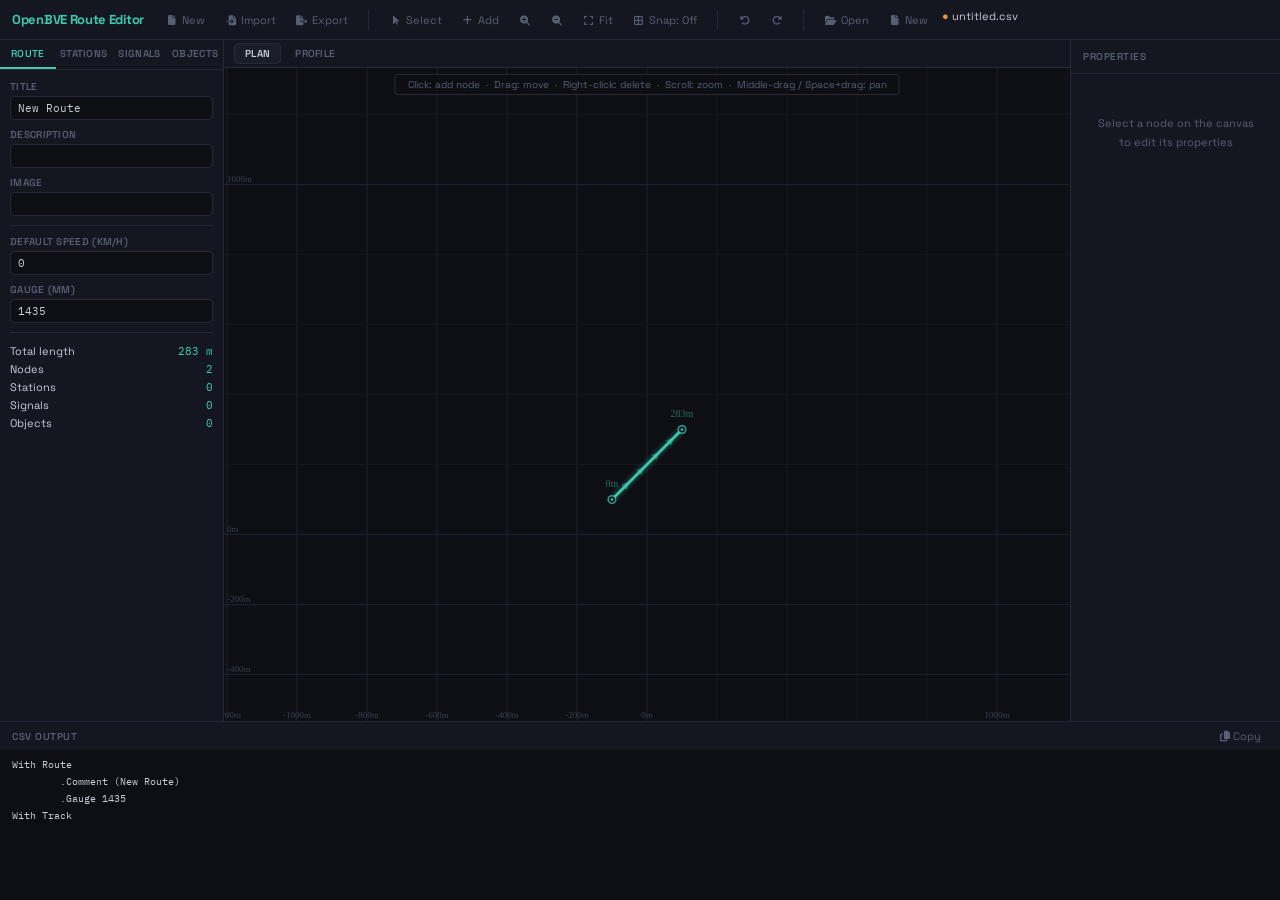
<file: routecsveditor/index.html>
<!DOCTYPE html>
<html lang="en">

<head>
    <meta charset="UTF-8">
    <meta name="viewport" content="width=device-width, initial-scale=1.0">
    <title>OpenBVE Route Editor</title>
    <link
        href="https://fonts.googleapis.com/css2?family=IBM+Plex+Mono:wght@400;500&family=Space+Grotesk:wght@300;400;500;600;700&display=swap"
        rel="stylesheet">
    <link rel="stylesheet" href="https://cdnjs.cloudflare.com/ajax/libs/font-awesome/6.5.0/css/all.min.css">
    <style>
        :root {
            --bg: #0d0f14;
            --sf: #14171f;
            --sf2: #1a1e28;
            --bd: #252a36;
            --tx: #c8cdd8;
            --mt: #585f72;
            --ac: #3ec9b0;
            --acd: #2ba08c;
            --wr: #e8943a;
            --dn: #d94f4f;
            --grid: #181c26;
            --grid2: #1f2430;
        }

        * {
            margin: 0;
            padding: 0;
            box-sizing: border-box
        }

        body {
            font-family: 'Space Grotesk', sans-serif;
            background: var(--bg);
            color: var(--tx);
            height: 100vh;
            display: flex;
            flex-direction: column;
            overflow: hidden;
            font-size: 13px;
            -webkit-font-smoothing: antialiased
        }

        /* ── Header ── */
        header {
            display: flex;
            align-items: center;
            padding: 0 12px;
            height: 40px;
            background: var(--sf);
            border-bottom: 1px solid var(--bd);
            gap: 6px;
            flex-shrink: 0
        }

        .logo {
            font-weight: 700;
            font-size: 13px;
            color: var(--ac);
            letter-spacing: -.3px;
            white-space: nowrap;
            margin-right: 6px
        }

        .tg {
            display: flex;
            gap: 1px
        }

        .ts {
            width: 1px;
            height: 20px;
            background: var(--bd);
            margin: 0 5px
        }

        header button {
            background: 0 0;
            border: 1px solid transparent;
            color: var(--mt);
            padding: 3px 8px;
            border-radius: 4px;
            cursor: pointer;
            font-family: inherit;
            font-size: 11px;
            display: flex;
            align-items: center;
            gap: 4px;
            transition: all .12s;
            white-space: nowrap
        }

        header button:hover {
            background: var(--sf2);
            color: var(--tx);
            border-color: var(--bd)
        }

        header button i {
            font-size: 10px;
            width: 13px;
            text-align: center
        }

        /* ── Main layout ── */
        main {
            flex: 1;
            display: flex;
            overflow: hidden
        }

        /* ── Left panel ── */
        .pl {
            width: 224px;
            background: var(--sf);
            border-right: 1px solid var(--bd);
            display: flex;
            flex-direction: column;
            flex-shrink: 0
        }

        .pt {
            display: flex;
            border-bottom: 1px solid var(--bd);
            flex-shrink: 0
        }

        .pt button {
            flex: 1;
            padding: 7px 2px;
            background: 0 0;
            border: none;
            border-bottom: 2px solid transparent;
            color: var(--mt);
            cursor: pointer;
            font-family: inherit;
            font-size: 10px;
            font-weight: 600;
            letter-spacing: .3px;
            transition: all .12s;
            text-transform: uppercase
        }

        .pt button.active {
            color: var(--ac);
            border-bottom-color: var(--ac)
        }

        .pt button:hover:not(.active) {
            color: var(--tx);
            background: var(--sf2)
        }

        .pc {
            flex: 1;
            overflow-y: auto;
            padding: 10px
        }

        .pc::-webkit-scrollbar {
            width: 3px
        }

        .pc::-webkit-scrollbar-thumb {
            background: var(--bd);
            border-radius: 2px
        }

        .tp {
            display: none
        }

        .tp.active {
            display: block
        }

        .fl {
            margin-bottom: 8px
        }

        .fl label {
            display: block;
            font-size: 10px;
            color: var(--mt);
            margin-bottom: 3px;
            font-weight: 600;
            text-transform: uppercase;
            letter-spacing: .3px
        }

        .fl input,
        .fl select,
        .fl textarea {
            width: 100%;
            background: var(--bg);
            border: 1px solid var(--bd);
            color: var(--tx);
            padding: 4px 7px;
            border-radius: 4px;
            font-family: 'IBM Plex Mono', monospace;
            font-size: 11px;
            outline: 0;
            transition: border-color .12s
        }

        .fl input:focus,
        .fl select:focus {
            border-color: var(--ac)
        }

        .fl input[type=range] {
            padding: 0;
            background: 0 0;
            -webkit-appearance: none;
            height: 16px
        }

        .fl input[type=range]::-webkit-slider-track {
            background: var(--bd);
            height: 2px;
            border-radius: 1px
        }

        .fl input[type=range]::-webkit-slider-thumb {
            -webkit-appearance: none;
            width: 12px;
            height: 12px;
            background: var(--ac);
            border-radius: 50%;
            margin-top: -5px;
            cursor: pointer;
            transition: transform .1s
        }

        .fl input[type=range]::-webkit-slider-thumb:hover {
            transform: scale(1.2)
        }

        .fr {
            display: flex;
            gap: 5px
        }

        .fr .fl {
            flex: 1
        }

        .fl-ro input {
            color: var(--mt);
            cursor: default
        }

        .btn {
            background: var(--sf2);
            border: 1px solid var(--bd);
            color: var(--tx);
            padding: 4px 9px;
            border-radius: 4px;
            cursor: pointer;
            font-family: inherit;
            font-size: 11px;
            transition: all .12s;
            display: inline-flex;
            align-items: center;
            gap: 4px
        }

        .btn:hover {
            background: var(--bd)
        }

        .btn-a {
            background: var(--acd);
            border-color: var(--ac);
            color: #fff
        }

        .btn-a:hover {
            background: var(--ac)
        }

        .btn-d {
            color: var(--dn)
        }

        .btn-d:hover {
            background: var(--dn);
            color: #fff
        }

        .btn-s {
            padding: 2px 7px;
            font-size: 10px
        }

        .btn-blk {
            width: 100%;
            justify-content: center
        }

        .sep {
            height: 1px;
            background: var(--bd);
            margin: 9px 0
        }

        .li {
            background: var(--bg);
            border: 1px solid var(--bd);
            border-radius: 4px;
            padding: 7px 8px;
            margin-bottom: 7px
        }

        .li-h {
            display: flex;
            justify-content: space-between;
            align-items: center;
            margin-bottom: 5px
        }

        .li-h span {
            font-size: 11px;
            font-weight: 500;
            overflow: hidden;
            text-overflow: ellipsis;
            white-space: nowrap;
            max-width: 140px
        }

        .li-h button {
            background: 0 0;
            border: none;
            color: var(--mt);
            cursor: pointer;
            font-size: 10px;
            padding: 2px 4px;
            border-radius: 2px
        }

        .li-h button:hover {
            color: var(--dn);
            background: rgba(217, 79, 79, .1)
        }

        .li .fl {
            margin-bottom: 4px
        }

        .li .fl:last-child {
            margin-bottom: 0
        }

        /* ── View area ── */
        .vs {
            flex: 1;
            display: flex;
            flex-direction: column;
            overflow: hidden
        }

        .vt {
            display: flex;
            padding: 0 10px;
            height: 28px;
            align-items: center;
            gap: 3px;
            background: var(--sf);
            border-bottom: 1px solid var(--bd);
            flex-shrink: 0
        }

        .vt button {
            background: 0 0;
            border: 1px solid transparent;
            color: var(--mt);
            padding: 3px 10px;
            border-radius: 4px;
            cursor: pointer;
            font-family: inherit;
            font-size: 10px;
            font-weight: 600;
            letter-spacing: .3px;
            transition: all .12s;
            text-transform: uppercase
        }

        .vt button.active {
            background: var(--sf2);
            color: var(--tx);
            border-color: var(--bd)
        }

        .cw {
            flex: 1;
            position: relative;
            overflow: hidden
        }

        .cw canvas {
            position: absolute;
            top: 0;
            left: 0;
            width: 100%;
            height: 100%
        }

        .ch {
            position: absolute;
            top: 6px;
            left: 50%;
            transform: translateX(-50%);
            font-size: 10px;
            color: var(--mt);
            background: rgba(13, 15, 20, .9);
            padding: 3px 12px;
            border-radius: 3px;
            pointer-events: none;
            white-space: nowrap;
            border: 1px solid var(--bd)
        }

        /* ── Right panel ── */
        .pr {
            width: 210px;
            background: var(--sf);
            border-left: 1px solid var(--bd);
            display: flex;
            flex-direction: column;
            flex-shrink: 0
        }

        .pr h3 {
            font-size: 10px;
            font-weight: 600;
            text-transform: uppercase;
            letter-spacing: .5px;
            color: var(--mt);
            padding: 10px 12px;
            border-bottom: 1px solid var(--bd);
            flex-shrink: 0
        }

        .pr .pc {
            padding: 10px 12px
        }

        .ns {
            color: var(--mt);
            font-size: 11px;
            text-align: center;
            padding: 30px 10px;
            line-height: 1.7
        }

        .cp {
            position: relative;
            background: var(--sf);
            border-top: 1px solid var(--bd);
            flex-shrink: 0;
            display: flex;
            flex-direction: column
        }

        .resizer-y {
            position: absolute;
            top: -4px;
            left: 0;
            right: 0;
            height: 8px;
            cursor: ns-resize;
            z-index: 100;
        }

        .ch2 {
            display: flex;
            align-items: center;
            padding: 0 12px;
            height: 28px;
            gap: 6px;
            flex-shrink: 0
        }

        .ch2 span {
            font-size: 10px;
            font-weight: 600;
            text-transform: uppercase;
            letter-spacing: .5px;
            color: var(--mt)
        }

        .ch2 button {
            margin-left: auto;
            background: 0 0;
            border: none;
            color: var(--mt);
            cursor: pointer;
            font-size: 11px;
            padding: 3px 7px;
            border-radius: 3px;
            font-family: inherit;
            transition: all .1s
        }

        .ch2 button:hover {
            background: var(--sf2);
            color: var(--tx)
        }

        .cb {
            height: 150px;
            overflow: hidden;
        }

        .cb textarea {
            width: 100%;
            height: 100%;
            background: var(--bg);
            border: none;
            color: var(--tx);
            padding: 6px 12px;
            font-family: 'IBM Plex Mono', monospace;
            font-size: 10px;
            resize: none;
            outline: 0;
            line-height: 1.7
        }

        .toast {
            position: fixed;
            bottom: 14px;
            left: 50%;
            transform: translateX(-50%) translateY(70px);
            background: var(--sf2);
            border: 1px solid var(--bd);
            color: var(--tx);
            padding: 6px 16px;
            border-radius: 5px;
            font-size: 12px;
            z-index: 1000;
            transition: transform .25s ease;
            pointer-events: none
        }

        .toast.show {
            transform: translateX(-50%) translateY(0)
        }

        #fi {
            display: none
        }

        #dropzone {
            position: fixed;
            inset: 0;
            background: rgba(8, 12, 20, .82);
            display: none;
            align-items: center;
            justify-content: center;
            z-index: 2000;
            pointer-events: none
        }
        #dropzone.show {
            display: flex
        }
        #dropzone .dz-box {
            border: 2px dashed var(--ac);
            border-radius: 12px;
            padding: 48px 64px;
            color: var(--tx);
            font-size: 18px;
            text-align: center;
            background: var(--sf2)
        }
        #dropzone .dz-box i {
            font-size: 42px;
            display: block;
            margin-bottom: 12px;
            color: var(--ac)
        }

        .file-tag {
            font-size: 11px;
            color: var(--tx2);
            max-width: 220px;
            overflow: hidden;
            text-overflow: ellipsis;
            white-space: nowrap;
            margin-left: 4px
        }
        .file-tag.dirty::before {
            content: "● ";
            color: var(--wr)
        }

        .stat-row {
            display: flex;
            justify-content: space-between;
            font-size: 11px;
            padding: 2px 0
        }

        .stat-row .v {
            color: var(--ac);
            font-family: 'IBM Plex Mono', monospace;
            font-size: 11px
        }

        .curve-info {
            font-size: 10px;
            padding: 3px 7px;
            border-radius: 3px;
            margin-bottom: 6px
        }

        .curve-ok {
            background: rgba(62, 201, 176, .08);
            color: var(--ac);
            border: 1px solid rgba(62, 201, 176, .15)
        }

        .curve-err {
            background: rgba(232, 148, 58, .08);
            color: var(--wr);
            border: 1px solid rgba(232, 148, 58, .15)
        }
    </style>
</head>

<body>

    <header>
        <div class="logo">OpenBVE Route Editor</div>
        <div class="tg">
            <button onclick="newRoute()"><i class="fa-solid fa-file"></i> New</button>
            <button onclick="document.getElementById('fi').click()"><i class="fa-solid fa-file-import"></i>
                Import</button>
            <button onclick="exportCSV()"><i class="fa-solid fa-file-export"></i> Export</button>
        </div>
        <div class="ts"></div>
        <div class="tg">
            <button id="toolSelBtn" class="active" onclick="setTool('select')" title="Select / Edit (V)"><i class="fa-solid fa-arrow-pointer"></i> Select</button>
            <button id="toolAddBtn" onclick="setTool('add')" title="Add nodes (A)"><i class="fa-solid fa-plus"></i> Add</button>
            <button onclick="zoomIn()"><i class="fa-solid fa-magnifying-glass-plus"></i></button>
            <button onclick="zoomOut()"><i class="fa-solid fa-magnifying-glass-minus"></i></button>
            <button onclick="fitView()"><i class="fa-solid fa-expand"></i> Fit</button>
            <button id="snapBtn" onclick="toggleSnap()"><i class="fa-solid fa-border-all"></i> Snap: Off</button>
        </div>
        <div class="ts"></div>
        <div class="tg">
            <button onclick="undo()" title="Undo (Ctrl+Z)"><i class="fa-solid fa-rotate-left"></i></button>
            <button onclick="redo()" title="Redo (Ctrl+Y)"><i class="fa-solid fa-rotate-right"></i></button>
        </div>
        <div class="ts"></div>
        <div class="tg">
            <button onclick="document.getElementById('fi').click()"><i class="fa-solid fa-folder-open"></i> Open</button>
            <button onclick="newRoute()"><i class="fa-solid fa-file"></i> New</button>
            <span id="file-tag" class="file-tag"></span>
        </div>
        <input type="file" id="fi" accept=".csv,.txt" onchange="importCSV(event)">
    </header>

    <div id="dropzone"><div class="dz-box"><i class="fa-solid fa-arrow-up-from-bracket"></i>Drop CSV route file to load</div></div>


    <main>
        <aside class="pl">
            <div class="pt">
                <button class="active" onclick="switchTab(this,'tab-route')">Route</button>
                <button onclick="switchTab(this,'tab-stn')">Stations</button>
                <button onclick="switchTab(this,'tab-sig')">Signals</button>
                <button onclick="switchTab(this,'tab-obj')">Objects</button>
            </div>
            <div class="pc">
                <div id="tab-route" class="tp active">
                    <div class="fl"><label>Title</label><input id="r-title"
                            oninput="S.route.title=this.value;updateCSV()"></div>
                    <div class="fl"><label>Description</label><input id="r-desc"
                            oninput="S.route.description=this.value;updateCSV()"></div>
                    <div class="fl"><label>Image</label><input id="r-img"
                            oninput="S.route.image=this.value;updateCSV()"></div>
                    <div class="sep"></div>
                    <div class="fl"><label>Default Speed (km/h)</label><input type="number" id="r-speed" value="0"
                            oninput="S.route.speed=+this.value;updateCSV()"></div>
                    <div class="fl"><label>Gauge (mm)</label><input type="number" id="r-gauge" value="1435"
                            oninput="S.route.gauge=+this.value;updateCSV()"></div>
                    <div class="sep"></div>
                    <div class="stat-row"><span>Total length</span><span class="v" id="stat-len">0 m</span></div>
                    <div class="stat-row"><span>Nodes</span><span class="v" id="stat-nodes">0</span></div>
                    <div class="stat-row"><span>Stations</span><span class="v" id="stat-stn">0</span></div>
                    <div class="stat-row"><span>Signals</span><span class="v" id="stat-sig">0</span></div>
                    <div class="stat-row"><span>Objects</span><span class="v" id="stat-obj">0</span></div>
                </div>
                <div id="tab-stn" class="tp">
                    <div id="stn-list"></div>
                    <button class="btn btn-a btn-blk" style="margin-top:6px" onclick="addStation()"><i
                            class="fa-solid fa-plus"></i> Add Station</button>
                </div>
                <div id="tab-sig" class="tp">
                    <div id="sig-list"></div>
                    <button class="btn btn-a btn-blk" style="margin-top:6px" onclick="addSignal()"><i
                            class="fa-solid fa-plus"></i> Add Signal</button>
                </div>
                <div id="tab-obj" class="tp">
                    <div id="obj-list"></div>
                    <button class="btn btn-a btn-blk" style="margin-top:6px" onclick="addObject()"><i
                            class="fa-solid fa-plus"></i> Add Object</button>
                </div>
            </div>
        </aside>

        <div class="vs">
            <div class="vt">
                <button class="active" onclick="switchView(this,'plan')">Plan</button>
                <button onclick="switchView(this,'profile')">Profile</button>
            </div>
            <div class="cw">
                <canvas id="c-plan"></canvas>
                <canvas id="c-prof" style="display:none"></canvas>
                <div class="ch" id="canvas-hint">Click: add node &nbsp;&middot;&nbsp; Drag: move &nbsp;&middot;&nbsp;
                    Right-click: delete &nbsp;&middot;&nbsp; Scroll: zoom &nbsp;&middot;&nbsp; Middle-drag / Space+drag:
                    pan</div>
            </div>
        </div>

        <aside class="pr">
            <h3>Properties</h3>
            <div class="pc" id="props">
                <div class="ns">Select a node on the canvas to edit its properties</div>
            </div>
        </aside>
    </main>

    <div class="cp">
        <div class="resizer-y" id="csv-resizer"></div>
        <div class="ch2">
            <span>CSV Output</span>
            <button onclick="copyCSV()"><i class="fa-solid fa-copy"></i> Copy</button>
        </div>
        <div class="cb" id="csv-body">
            <textarea id="csv-out" readonly></textarea>
        </div>
    </div>
    <div class="toast" id="toast"></div>

    <script>
        /* ================================================================
           STATE
           ================================================================ */
        let NID = 1;
        const S = {
            nodes: [], stations: [], signals: [], objects: [],
            route: { title: 'Untitled Route', description: '', image: '', speed: 0, gauge: 1435 },
            selId: null, activeView: 'plan', snap: false, tool: 'select',
            loaded: false, dirty: false, fileName: ''
        };
        const cam = { x: 0, y: 400, z: 0.35 };
        const pcam = { x: 0, y: 0, z: 0.5 };
        let PD = null; // path data
        let uStack = [], rStack = [];

        const cP = document.getElementById('c-plan');
        const cR = document.getElementById('c-prof');
        const xP = cP.getContext('2d');
        const xR = cR.getContext('2d');
        let dpr = 1;

        /* ── Helpers ── */
        const dist = (a, b) => Math.sqrt((a.x - b.x) ** 2 + (a.y - b.y) ** 2);
        const nAng = a => Math.atan2(Math.sin(a), Math.cos(a));
        const lerp = (a, b, t) => a + (b - a) * t;
        const clamp = (v, lo, hi) => Math.max(lo, Math.min(hi, v));
        const fN = (v, d = 1) => v.toFixed(d);
        const gN = id => S.nodes.find(n => n.id === id);
        const selN = () => S.selId != null ? gN(S.selId) : null;

        function saveU() {
            uStack.push(JSON.stringify({ nodes: S.nodes, stations: S.stations, signals: S.signals, objects: S.objects, route: S.route, rawHeaderLines: S.rawHeaderLines, unparsedTrack: S.unparsedTrack }));
            if (uStack.length > 60) uStack.shift(); rStack = [];
        }
        function undo() { if (!uStack.length) return; rStack.push(JSON.stringify({ nodes: S.nodes, stations: S.stations, signals: S.signals, objects: S.objects, route: S.route, rawHeaderLines: S.rawHeaderLines, unparsedTrack: S.unparsedTrack })); const d = JSON.parse(uStack.pop()); Object.assign(S, d); recomp(); refreshAll(); }
        function redo() { if (!rStack.length) return; uStack.push(JSON.stringify({ nodes: S.nodes, stations: S.stations, signals: S.signals, objects: S.objects, route: S.route, rawHeaderLines: S.rawHeaderLines, unparsedTrack: S.unparsedTrack })); const d = JSON.parse(rStack.pop()); Object.assign(S, d); recomp(); refreshAll(); }

        function toast(m) { const t = document.getElementById('toast'); t.textContent = m; t.classList.add('show'); setTimeout(() => t.classList.remove('show'), 1800); }

        /* ================================================================
           PATH GEOMETRY
           ================================================================ */
        function computePath() {
            const nd = S.nodes, n = nd.length;
            if (n < 2) { PD = { segs: [], dists: [], tps: [], bears: [] }; return; }

            // Per-segment bearings (between every adjacent pair). Marker nodes
            // (Sta/SigF/FreeObj) are skipped when deriving curve deflection so
            // they don't split an arc. `gb[i]` = bearing arriving at node i
            // along the *geometric* path (ignoring markers sitting mid-segment).
            const bears = [];
            for (let i = 0; i < n - 1; i++) bears.push(Math.atan2(nd[i + 1].y - nd[i].y, nd[i + 1].x - nd[i].x));
            const gb = new Array(n).fill(null);
            let lastDir = bears[0];
            for (let i = 0; i < n; i++) {
                if (i > 0) lastDir = nd[i]._marker ? lastDir : bears[i - 1];
                gb[i] = lastDir;
            }

            const tps = new Array(n).fill(null);
            for (let i = 1; i < n - 1; i++) {
                if (nd[i]._marker) continue;
                const R = effCr(nd[i]);
                if (R <= 0) continue;
                // direction before node i: last geometric direction arriving here
                let bi = i - 1;
                while (bi > 0 && nd[bi]._marker) bi--;
                const dirIn = gb[bi >= 0 ? bi : 0];
                // direction after node i
                let ai = i + 1;
                while (ai < n - 1 && nd[ai]._marker) ai++;
                const dirOut = (ai < n) ? gb[ai] : bears[n - 2];
                const defl = nAng(dirOut - dirIn);
                if (Math.abs(defl) < 0.003) continue;
                const T = R * Math.tan(Math.abs(defl) / 2);
                const sL = dist(nd[bi], nd[i]), sA = dist(nd[i], nd[ai < n ? ai : n - 1]);
                if (T >= sL * 0.95 || T >= sA * 0.95) { tps[i] = { valid: false, R }; continue; }
                const t1 = { x: nd[i].x - T * Math.cos(dirIn), y: nd[i].y - T * Math.sin(dirIn) };
                const t2 = { x: nd[i].x + T * Math.cos(dirOut), y: nd[i].y + T * Math.sin(dirOut) };
                const sg = defl > 0 ? 1 : -1;
                const ctr = { x: t1.x + R * Math.cos(dirIn + sg * Math.PI / 2), y: t1.y + R * Math.sin(dirIn + sg * Math.PI / 2) };
                tps[i] = { t1, t2, ctr, R, aLen: R * Math.abs(defl), defl, sg, valid: true };
            }

            const segs = [], dists = [0];
            let cd = 0;
            for (let i = 0; i < n - 1; i++) {
                let ss, se;
                if (i === 0) ss = { x: nd[0].x, y: nd[0].y };
                else if (tps[i] && tps[i].valid) ss = tps[i].t2;
                else ss = { x: nd[i].x, y: nd[i].y };
                if (i === n - 2) se = { x: nd[n - 1].x, y: nd[n - 1].y };
                else if (tps[i + 1] && tps[i + 1].valid) se = tps[i + 1].t1;
                else se = { x: nd[i + 1].x, y: nd[i + 1].y };
                const sL = dist(ss, se);
                segs.push({ type: 's', s: ss, e: se, len: sL });
                cd += sL;
                if (i < n - 2 && tps[i + 1] && tps[i + 1].valid) {
                    const tp = tps[i + 1];
                    segs.push({ type: 'a', ctr: tp.ctr, R: tp.R, t1: tp.t1, t2: tp.t2, len: tp.aLen, defl: tp.defl, sg: tp.sg });
                    cd += tp.aLen;
                }
                dists[i + 1] = cd;
            }
            PD = { segs, dists, tps, bears, gb };
        }

        function posAtDist(d) {
            if (!PD || !PD.segs.length) return { x: 0, y: 0, dir: Math.PI / 2 };
            let rem = d;
            for (const seg of PD.segs) {
                if (rem <= seg.len + 0.01) {
                    const t = clamp(rem / Math.max(seg.len, .01), 0, 1);
                    if (seg.type === 's') return { x: lerp(seg.s.x, seg.e.x, t), y: lerp(seg.s.y, seg.e.y, t), dir: Math.atan2(seg.e.y - seg.s.y, seg.e.x - seg.s.x) };
                    const wsa = Math.atan2(seg.t1.y - seg.ctr.y, seg.t1.x - seg.ctr.x);
                    const ang = wsa + seg.sg * t * Math.abs(seg.defl);
                    return { x: seg.ctr.x + seg.R * Math.cos(ang), y: seg.ctr.y + seg.R * Math.sin(ang), dir: ang + seg.sg * Math.PI / 2 };
                }
                rem -= seg.len;
            }
            const last = PD.segs[PD.segs.length - 1];
            if (last.type === 's') return { x: last.e.x, y: last.e.y, dir: Math.atan2(last.e.y - last.s.y, last.e.x - last.s.x) };
            const wa = Math.atan2(last.t2.y - last.ctr.y, last.t2.x - last.ctr.x);
            return { x: last.t2.x, y: last.t2.y, dir: wa + last.sg * Math.PI / 2 };
        }

        // Recompute geometric commands (Curve/Pitch) for ONE node only, so
        // imported verbatim geometry on other nodes is never clobbered by
        // marker nodes (Sta/SigF/FreeObj) that would otherwise split arcs.
        function writeNodeGeom(nd) {
            if (!S.geom) S.geom = {};
            const d = Math.round(nd.d !== undefined ? nd.d : (PD ? (PD.dists[S.nodes.indexOf(nd)] || 0) : 0));
            let arr = (S.geom[d] || []).filter(c => !/^\.(Curve|Pitch|Height)/.test(c));
            const i = S.nodes.indexOf(nd);
            if (i > 0 && i < S.nodes.length && effCr(nd) > 0 && PD && PD.gb) {
                let bi = i - 1; while (bi > 0 && S.nodes[bi]._marker) bi--;
                let ai = i + 1; while (ai < S.nodes.length - 1 && S.nodes[ai]._marker) ai++;
                const dirIn = PD.gb[bi >= 0 ? bi : 0];
                const dirOut = ai < S.nodes.length ? PD.gb[ai] : PD.bears[S.nodes.length - 2];
                const defl = nAng(dirOut - dirIn);
                if (Math.abs(defl) >= 0.003) {
                    const sign = defl > 0 ? 1 : -1;
                    arr.push(`.Curve(${effCr(nd) * sign}; ${nd.cant || 0})`);
                }
            }
            if (i < S.nodes.length - 1) {
                const nx = S.nodes[i + 1];
                const d2 = PD ? (PD.dists[i + 1] || 0) : 0;
                const sL = d2 - d;
                if (sL > 0.1) {
                    const grad = (nx.elev - nd.elev) / sL * 1000;
                    if (Math.abs(grad) > 0.01) arr.push(`.Pitch(${grad.toFixed(2)})`);
                }
            }
            S.geom[d] = arr;
        }

        function recomp() {
            computePath();
            if (PD && PD.dists.length === S.nodes.length) {
                S.nodes.forEach((nd, i) => {
                    if (nd.d === undefined || pi.mode === 'dragging' || prI.mode === 'dragging') {
                        nd.d = Math.round(PD.dists[i]);
                    }
                });
            }
            updateCSV();
            updateStats();
        }

        /* ================================================================
           CANVAS SETUP
           ================================================================ */
        function setupCv(cv) {
            dpr = window.devicePixelRatio || 1;
            const r = cv.parentElement.getBoundingClientRect();
            cv.width = r.width * dpr; cv.height = r.height * dpr;
        }
        function sizeCv(cv) {
            const r = cv.parentElement.getBoundingClientRect();
            cv.width = r.width * dpr; cv.height = r.height * dpr;
        }

        /* ── Coords ── */
        function w2sx(wx) { const r = cP.getBoundingClientRect(); return (wx - cam.x) * cam.z + r.width / 2 }
        function w2sy(wy) { const r = cP.getBoundingClientRect(); return -(wy - cam.y) * cam.z + r.height / 2 }
        function s2wx(sx) { const r = cP.getBoundingClientRect(); return (sx - r.width / 2) / cam.z + cam.x }
        function s2wy(sy) { const r = cP.getBoundingClientRect(); return -(sy - r.height / 2) / cam.z + cam.y }
        function p2sx(d) { const r = cR.getBoundingClientRect(); return (d - pcam.x) * pcam.z + 55 }
        function p2sy(e) { const r = cR.getBoundingClientRect(); return r.height - 28 - (e - pcam.y) * pcam.z }
        function s2pe(sy) { const r = cR.getBoundingClientRect(); return (r.height - 28 - sy) / pcam.z + pcam.y }

        /* ================================================================
           PLAN VIEW RENDER
           ================================================================ */
        function drawPlan() {
            const cv = cP, ctx = xP;
            sizeCv(cv);
            ctx.save(); ctx.scale(dpr, dpr);
            const W = cv.parentElement.getBoundingClientRect().width, H = cv.parentElement.getBoundingClientRect().height;
            ctx.fillStyle = '#0d0f14'; ctx.fillRect(0, 0, W, H);

            // Adaptive grid
            let gs = 100;
            if (cam.z < 0.08) gs = 2000; else if (cam.z < 0.15) gs = 1000; else if (cam.z < 0.35) gs = 500;
            else if (cam.z < 0.8) gs = 200; else if (cam.z < 2) gs = 100; else if (cam.z < 5) gs = 50; else gs = 20;

            const lx = s2wx(0), rx = s2wx(W), ty = s2wy(0), by = s2wy(H);
            const gx0 = Math.floor(Math.min(lx, rx) / gs) * gs, gy0 = Math.floor(Math.min(by, ty) / gs) * gs;
            const maj = gs * 5;

            ctx.lineWidth = 1;
            for (let gx = gx0; gx <= Math.max(lx, rx) + gs; gx += gs) {
                const sx = w2sx(gx); if (sx < -10 || sx > W + 10) continue;
                ctx.strokeStyle = gx % (maj) < 1 ? '#1e2230' : '#151820';
                ctx.beginPath(); ctx.moveTo(sx, 0); ctx.lineTo(sx, H); ctx.stroke();
                if (gx % (maj) < 1 && cam.z > 0.04) {
                    ctx.fillStyle = '#3a4050'; ctx.font = '9px IBM Plex Mono'; ctx.textAlign = 'center';
                    ctx.fillText(gx + 'm', sx, H - 3);
                }
            }
            for (let gy = gy0; gy <= Math.max(by, ty) + gs; gy += gs) {
                const sy = w2sy(gy); if (sy < -10 || sy > H + 10) continue;
                ctx.strokeStyle = gy % (maj) < 1 ? '#1e2230' : '#151820';
                ctx.beginPath(); ctx.moveTo(0, sy); ctx.lineTo(W, sy); ctx.stroke();
                if (gy % (maj) < 1 && cam.z > 0.04) {
                    ctx.fillStyle = '#3a4050'; ctx.font = '9px IBM Plex Mono'; ctx.textAlign = 'left';
                    ctx.fillText(gy + 'm', 3, sy - 3);
                }
            }

            if (!PD || S.nodes.length < 2) { ctx.restore(); return }

            // ── Draw path ──
            ctx.lineCap = 'round'; ctx.lineJoin = 'round';

            // Glow
            ctx.beginPath(); let first = true;
            for (const seg of PD.segs) {
                if (seg.type === 's') {
                    const sx = w2sx(seg.s.x), sy = w2sy(seg.s.y), ex = w2sx(seg.e.x), ey = w2sy(seg.e.y);
                    if (first) { ctx.moveTo(sx, sy); first = false } else ctx.lineTo(sx, sy);
                    ctx.lineTo(ex, ey);
                } else {
                    const scx = w2sx(seg.ctr.x), scy = w2sy(seg.ctr.y), sr = Math.max(1, seg.R * cam.z);
                    const wsa = Math.atan2(seg.t1.y - seg.ctr.y, seg.t1.x - seg.ctr.x);
                    const wea = Math.atan2(seg.t2.y - seg.ctr.y, seg.t2.x - seg.ctr.x);
                    ctx.arc(scx, scy, sr, -wsa, -wea, seg.sg > 0); // FIXED: sg>0 not sg<0
                }
            }
            ctx.strokeStyle = 'rgba(62,201,176,0.10)'; ctx.lineWidth = 10; ctx.stroke();
            ctx.strokeStyle = 'rgba(62,201,176,0.18)'; ctx.lineWidth = 5; ctx.stroke();

            // Main line
            ctx.beginPath(); first = true;
            for (const seg of PD.segs) {
                if (seg.type === 's') {
                    const sx = w2sx(seg.s.x), sy = w2sy(seg.s.y), ex = w2sx(seg.e.x), ey = w2sy(seg.e.y);
                    if (first) { ctx.moveTo(sx, sy); first = false } else ctx.lineTo(sx, sy);
                    ctx.lineTo(ex, ey);
                } else {
                    const scx = w2sx(seg.ctr.x), scy = w2sy(seg.ctr.y), sr = Math.max(1, seg.R * cam.z);
                    const wsa = Math.atan2(seg.t1.y - seg.ctr.y, seg.t1.x - seg.ctr.x);
                    const wea = Math.atan2(seg.t2.y - seg.ctr.y, seg.t2.x - seg.ctr.x);
                    ctx.arc(scx, scy, sr, -wsa, -wea, seg.sg > 0);
                }
            }
            ctx.strokeStyle = '#3ec9b0'; ctx.lineWidth = 2.5; ctx.stroke();

            // Direction arrows
            const tLen = PD.dists[PD.dists.length - 1] || 1;
            const aInt = Math.max(60, tLen / 18);
            for (let d = aInt; d < tLen - 20; d += aInt) {
                const p = posAtDist(d);
                const sx = w2sx(p.x), sy = w2sy(p.y);
                ctx.save(); ctx.translate(sx, sy); ctx.rotate(-p.dir);
                ctx.fillStyle = 'rgba(62,201,176,0.45)';
                ctx.beginPath(); ctx.moveTo(5, 0); ctx.lineTo(-4, -3.5); ctx.lineTo(-4, 3.5); ctx.closePath(); ctx.fill();
                ctx.restore();
            }

            // Distance labels
            ctx.font = '10px IBM Plex Mono'; ctx.textAlign = 'center';
            for (let i = 0; i < S.nodes.length; i++) {
                const nd = S.nodes[i], d = PD.dists[i] || 0;
                const sx = w2sx(nd.x), sy = w2sy(nd.y);
                ctx.fillStyle = 'rgba(62,201,176,0.50)';
                ctx.fillText(fN(d, 0) + 'm', sx, sy - 13);
            }

            // Station markers on plan
            for (const st of S.stations) {
                const p = posAtDist(st.distance);
                const sx = w2sx(p.x), sy = w2sy(p.y);
                // Marker
                ctx.fillStyle = 'rgba(232,148,58,0.12)';
                ctx.beginPath(); ctx.arc(sx, sy, 10, 0, Math.PI * 2); ctx.fill();
                ctx.fillStyle = '#e8943a';
                ctx.beginPath(); ctx.arc(sx, sy, 5, 0, Math.PI * 2); ctx.fill();
                ctx.fillStyle = '#0d0f14';
                ctx.beginPath(); ctx.arc(sx, sy, 2.5, 0, Math.PI * 2); ctx.fill();
                // Label
                ctx.fillStyle = '#e8943a'; ctx.font = '500 10px Space Grotesk'; ctx.textAlign = 'center';
                ctx.fillText(st.name, sx, sy - 16);
            }

            // FreeObj markers on plan — a point offset laterally from the rail
            // by the object's X value (OpenBVE: +X = left of travel direction).
            for (const ob of S.objects) {
                if (!ob.file) continue;
                const p = posAtDist(ob.distance);
                const nx = Math.cos(p.dir + Math.PI / 2), ny = Math.sin(p.dir + Math.PI / 2);
                const ox = p.x + nx * (ob.x || 0), oy = p.y + ny * (ob.x || 0);
                const sx = w2sx(ox), sy = w2sy(oy);
                if (sx < -20 || sx > W + 20 || sy < -20 || sy > H + 20) continue;
                // connector from rail to object
                ctx.strokeStyle = 'rgba(120,170,255,0.35)'; ctx.lineWidth = 1; ctx.setLineDash([2, 2]);
                ctx.beginPath(); ctx.moveTo(w2sx(p.x), w2sy(p.y)); ctx.lineTo(sx, sy); ctx.stroke();
                ctx.setLineDash([]);
                // marker: small blue square (icon-ish)
                ctx.fillStyle = 'rgba(120,170,255,0.18)';
                ctx.fillRect(sx - 6, sy - 6, 12, 12);
                ctx.fillStyle = '#78aaff';
                ctx.fillRect(sx - 3, sy - 3, 6, 6);
                // index / file label
                ctx.fillStyle = '#aac4ff'; ctx.font = '500 9px Space Grotesk'; ctx.textAlign = 'left';
                const lbl = ob.file.length > 14 ? ob.file.slice(0, 12) + '…' : ob.file;
                ctx.fillText(lbl, sx + 8, sy + 3);
            }

            // Selected node info
            const sn = selN();
            if (sn) {
                const idx = S.nodes.indexOf(sn);
                const tp = PD.tps[idx];
                if (tp && tp.valid) {
                    // Tangent lines
                    ctx.setLineDash([3, 3]);
                    ctx.strokeStyle = 'rgba(62,201,176,0.25)'; ctx.lineWidth = 1;
                    ctx.beginPath();
                    ctx.moveTo(w2sx(tp.t1.x), w2sy(tp.t1.y));
                    ctx.lineTo(w2sx(sn.x), w2sy(sn.y));
                    ctx.lineTo(w2sx(tp.t2.x), w2sy(tp.t2.y));
                    ctx.stroke();
                    ctx.setLineDash([]);
                    // Radius circle
                    ctx.strokeStyle = 'rgba(62,201,176,0.08)'; ctx.lineWidth = 1;
                    ctx.beginPath();
                    ctx.arc(w2sx(tp.ctr.x), w2sy(tp.ctr.y), Math.max(1, tp.R * cam.z), 0, Math.PI * 2);
                    ctx.stroke();
                    // R label
                    const mx = (tp.t1.x + sn.x) / 2, my = (tp.t1.y + sn.y) / 2;
                    ctx.fillStyle = 'rgba(62,201,176,0.60)'; ctx.font = '500 10px IBM Plex Mono'; ctx.textAlign = 'center';
                    ctx.fillText('R=' + fN(tp.R, 0), w2sx(mx), w2sy(my) - 8);
                    // Tangent points
                    for (const pt of [tp.t1, tp.t2]) {
                        ctx.fillStyle = 'rgba(62,201,176,0.40)';
                        ctx.beginPath(); ctx.arc(w2sx(pt.x), w2sy(pt.y), 2.5, 0, Math.PI * 2); ctx.fill();
                    }
                }
            }

            // Nodes
            for (const nd of S.nodes) {
                const sx = w2sx(nd.x), sy = w2sy(nd.y);
                const sel = nd.id === S.selId;
                if (sel) {
                    ctx.fillStyle = 'rgba(62,201,176,0.10)';
                    ctx.beginPath(); ctx.arc(sx, sy, 14, 0, Math.PI * 2); ctx.fill();
                    ctx.strokeStyle = 'rgba(62,201,176,0.30)'; ctx.lineWidth = 1;
                    ctx.beginPath(); ctx.arc(sx, sy, 14, 0, Math.PI * 2); ctx.stroke();
                }
                // Outer ring
                ctx.fillStyle = sel ? '#3ec9b0' : 'rgba(62,201,176,0.7)';
                ctx.beginPath(); ctx.arc(sx, sy, sel ? 6 : 4.5, 0, Math.PI * 2); ctx.fill();
                // Inner
                ctx.fillStyle = '#0d0f14';
                ctx.beginPath(); ctx.arc(sx, sy, sel ? 4 : 3, 0, Math.PI * 2); ctx.fill();
                // Center dot
                ctx.fillStyle = sel ? '#3ec9b0' : 'rgba(62,201,176,0.8)';
                ctx.beginPath(); ctx.arc(sx, sy, 1.5, 0, Math.PI * 2); ctx.fill();
            }

            // Tangent handles for the selected node (smooth/auto interpolation)
            S._handles = [];
            const sn2 = selN();
            if (sn2 && effCr(sn2) > 0 && S.tool === 'select') {
                const idx = S.nodes.indexOf(sn2);
                const prev = S.nodes[idx - 1], next = S.nodes[idx + 1];
                const hr = clamp(effCr(sn2) * cam.z, 24, 160);
                const dirIn = prev ? Math.atan2(sn2.y - prev.y, sn2.x - prev.x) : (next ? Math.atan2(sn2.y - next.y, sn2.x - next.x) + Math.PI : -Math.PI / 2);
                const dirOut = next ? Math.atan2(next.y - sn2.y, next.x - sn2.x) : dirIn;
                const handles = [
                    { id: sn2.id, side: 'in', x: sn2.x + Math.cos(dirIn) * (hr / cam.z), y: sn2.y + Math.sin(dirIn) * (hr / cam.z) },
                    { id: sn2.id, side: 'out', x: sn2.x + Math.cos(dirOut) * (hr / cam.z), y: sn2.y + Math.sin(dirOut) * (hr / cam.z) }
                ];
                ctx.strokeStyle = 'rgba(232,148,58,0.55)'; ctx.lineWidth = 1.2;
                for (const h of handles) {
                    const hx = w2sx(h.x), hy = w2sy(h.y);
                    ctx.beginPath(); ctx.moveTo(w2sx(sn2.x), w2sy(sn2.y)); ctx.lineTo(hx, hy); ctx.stroke();
                    ctx.fillStyle = 'rgba(232,148,58,0.95)';
                    ctx.beginPath(); ctx.arc(hx, hy, 5, 0, Math.PI * 2); ctx.fill();
                    ctx.fillStyle = '#0d0f14';
                    ctx.beginPath(); ctx.arc(hx, hy, 2, 0, Math.PI * 2); ctx.fill();
                    S._handles.push({ ...h, sx: hx, sy: hy });
                }
            }

            // Preview line
            if (pi.mode === 'adding' && S.nodes.length > 0) {
                const last = S.nodes[S.nodes.length - 1];
                ctx.setLineDash([5, 4]);
                ctx.strokeStyle = 'rgba(62,201,176,0.22)'; ctx.lineWidth = 1.5;
                ctx.beginPath(); ctx.moveTo(w2sx(last.x), w2sy(last.y)); ctx.lineTo(pi.mx, pi.my); ctx.stroke();
                ctx.setLineDash([]);
            }

            ctx.restore();
        }

        /* ================================================================
           PROFILE VIEW RENDER
           ================================================================ */
        function drawProfile() {
            const cv = cR, ctx = xR;
            sizeCv(cv);
            ctx.save(); ctx.scale(dpr, dpr);
            const W = cv.parentElement.getBoundingClientRect().width, H = cv.parentElement.getBoundingClientRect().height;
            ctx.fillStyle = '#0d0f14'; ctx.fillRect(0, 0, W, H);

            if (!PD || S.nodes.length < 2) {
                ctx.fillStyle = '#585f72'; ctx.font = '12px Space Grotesk'; ctx.textAlign = 'center';
                ctx.fillText('Add at least 2 nodes in Plan view', W / 2, H / 2);
                ctx.restore(); return;
            }

            const maxD = PD.dists[PD.dists.length - 1] || 100;
            let minE = Infinity, maxE = -Infinity;
            for (const n of S.nodes) { minE = Math.min(minE, n.elev); maxE = Math.max(maxE, n.elev); }
            if (maxE - minE < 1) { minE -= 2; maxE += 2; }
            const eR = maxE - minE;
            pcam.z = Math.min((W - 90) / maxD, (H - 60) / (eR * 1.4));
            pcam.z = clamp(pcam.z, 0.001, 10);
            pcam.x = -maxD * 0.02; pcam.y = minE - eR * 0.15;

            const dS = niceStep(maxD / 8), eS = niceStep(eR / 6);
            ctx.font = '9px IBM Plex Mono'; ctx.lineWidth = 1;

            for (let d = 0; d <= maxD + dS; d += dS) {
                const sx = p2sx(d); if (sx < 45 || sx > W) continue;
                ctx.strokeStyle = d % (dS * 5) < 1 ? '#1e2230' : '#151820';
                ctx.beginPath(); ctx.moveTo(sx, 0); ctx.lineTo(sx, H - 22); ctx.stroke();
                ctx.fillStyle = '#3a4050'; ctx.textAlign = 'center';
                ctx.fillText(fN(d, 0), sx, H - 8);
            }
            for (let e = Math.floor(minE / eS) * eS - eS; e <= maxE + eS; e += eS) {
                const sy = p2sy(e); if (sy < 5 || sy > H - 22) continue;
                ctx.strokeStyle = '#151820';
                ctx.beginPath(); ctx.moveTo(45, sy); ctx.lineTo(W, sy); ctx.stroke();
                ctx.fillStyle = '#3a4050'; ctx.textAlign = 'right';
                ctx.fillText(fN(e, 1) + 'm', 42, sy + 3);
            }

            // Ground fill
            ctx.beginPath();
            ctx.moveTo(p2sx(PD.dists[0]), p2sy(0));
            for (let i = 0; i < S.nodes.length; i++) ctx.lineTo(p2sx(PD.dists[i]), p2sy(S.nodes[i].elev));
            ctx.lineTo(p2sx(PD.dists[S.nodes.length - 1]), p2sy(0));
            ctx.closePath();
            ctx.fillStyle = 'rgba(62,201,176,0.04)'; ctx.fill();

            // Line
            ctx.beginPath();
            for (let i = 0; i < S.nodes.length; i++) {
                const sx = p2sx(PD.dists[i]), sy = p2sy(S.nodes[i].elev);
                i === 0 ? ctx.moveTo(sx, sy) : ctx.lineTo(sx, sy);
            }
            ctx.strokeStyle = 'rgba(62,201,176,0.15)'; ctx.lineWidth = 6; ctx.stroke();
            ctx.strokeStyle = '#3ec9b0'; ctx.lineWidth = 2; ctx.stroke();

            // Gradient labels
            ctx.font = '10px IBM Plex Mono'; ctx.textAlign = 'center';
            for (let i = 0; i < S.nodes.length - 1; i++) {
                const d1 = PD.dists[i], d2 = PD.dists[i + 1], e1 = S.nodes[i].elev, e2 = S.nodes[i + 1].elev;
                const sL = d2 - d1; if (sL < 1) continue;
                const g = (e2 - e1) / sL * 100;
                ctx.fillStyle = Math.abs(g) > 2 ? '#e8943a' : 'rgba(62,201,176,0.55)';
                ctx.fillText((g >= 0 ? '+' : '') + fN(g, 2) + '%', p2sx((d1 + d2) / 2), p2sy((e1 + e2) / 2) - 10);
            }

            // Station lines
            for (const st of S.stations) {
                const sx = p2sx(st.distance); if (sx < 45 || sx > W) continue;
                ctx.strokeStyle = 'rgba(232,148,58,0.35)'; ctx.lineWidth = 1; ctx.setLineDash([3, 3]);
                ctx.beginPath(); ctx.moveTo(sx, 0); ctx.lineTo(sx, H - 22); ctx.stroke(); ctx.setLineDash([]);
                ctx.fillStyle = '#e8943a'; ctx.font = '500 9px Space Grotesk'; ctx.textAlign = 'center';
                ctx.fillText(st.name, sx, 12);
            }

            // Nodes
            for (let i = 0; i < S.nodes.length; i++) {
                const nd = S.nodes[i], sx = p2sx(PD.dists[i]), sy = p2sy(nd.elev);
                const sel = nd.id === S.selId;
                if (sel) { ctx.fillStyle = 'rgba(62,201,176,0.10)'; ctx.beginPath(); ctx.arc(sx, sy, 11, 0, Math.PI * 2); ctx.fill(); }
                ctx.fillStyle = sel ? '#3ec9b0' : 'rgba(62,201,176,0.7)';
                ctx.beginPath(); ctx.arc(sx, sy, sel ? 5.5 : 3.5, 0, Math.PI * 2); ctx.fill();
                ctx.fillStyle = '#0d0f14';
                ctx.beginPath(); ctx.arc(sx, sy, sel ? 3.5 : 2.2, 0, Math.PI * 2); ctx.fill();
                ctx.fillStyle = sel ? '#3ec9b0' : 'rgba(62,201,176,0.8)';
                ctx.beginPath(); ctx.arc(sx, sy, 1.2, 0, Math.PI * 2); ctx.fill();
            }

            ctx.restore();
        }

        function niceStep(r) {
            const p = Math.pow(10, Math.floor(Math.log10(Math.max(r, .001))));
            const n = r / p;
            return n <= 1.5 ? p : n <= 3.5 ? p * 2 : n <= 7.5 ? p * 5 : p * 10;
        }

        /* ================================================================
           PLAN INTERACTION
           ================================================================ */
        const pi = { mode: 'idle', dragId: null, handle: null, sx: 0, sy: 0, moved: false, mx: 0, my: 0, pan: false, pc: null, pm: null, sp: false };

        cP.addEventListener('mousedown', e => {
            if (S.activeView !== 'plan') return;
            const r = cP.getBoundingClientRect(), sx = e.clientX - r.left, sy = e.clientY - r.top;
            if (e.button === 1 || (e.button === 0 && pi.sp)) {
                pi.pan = true; pi.pc = { x: cam.x, y: cam.y }; pi.pm = { x: e.clientX, y: e.clientY }; e.preventDefault(); return;
            }
            if (e.button !== 0) return;
            const wx = s2wx(sx), wy = s2wy(sy);

            // 1) Handle hit (curve radius edit)
            if (S.tool === 'select' && S._handles && S._handles.length) {
                for (const h of S._handles) {
                    if (Math.hypot(h.sx - sx, h.sy - sy) < 9) {
                        saveU(); pi.mode = 'handle'; pi.handle = h; pi.moved = false;
                        S.selId = h.id; render(); return;
                    }
                }
            }

            // 2) Node hit
            let hitId = null, hitD = 14;
            for (const nd of S.nodes) { const d = Math.hypot(w2sx(nd.x) - sx, w2sy(nd.y) - sy); if (d < hitD) { hitD = d; hitId = nd.id; } }
            if (hitId != null) { saveU(); pi.mode = 'dragging'; pi.dragId = hitId; pi.sx = wx; pi.sy = wy; pi.moved = false; S.selId = hitId; updateProps(); render(); return; }

            // 3) Add tool: click empty inserts node on nearest segment
            if (S.tool === 'add') {
                pi.mode = 'adding'; pi.sx = wx; pi.sy = wy; pi.moved = false; pi.mx = sx; pi.my = sy; render(); return;
            }

            // 4) Select tool: click empty near a segment inserts node there (split)
            if (S.tool === 'select') {
                let bestS = -1, bestD = 12;
                for (let i = 0; i < S.nodes.length - 1; i++) {
                    const d = ptSegD(wx, wy, S.nodes[i], S.nodes[i + 1]);
                    const sd = d * cam.z; if (sd < bestD) { bestD = sd; bestS = i; }
                }
                if (bestS >= 0) {
                    saveU();
                    const nn = { id: NID++, x: wx, y: wy, cr: 0, elev: lerp(S.nodes[bestS].elev, S.nodes[bestS + 1].elev, .5), interp: 'auto' };
                    S.nodes.splice(bestS + 1, 0, nn);
                    S.selId = nn.id; pi.moved = true; recomp(); updateProps(); render(); return;
                }
                S.selId = null; updateProps(); render();
            }
        });

        cP.addEventListener('mousemove', e => {
            if (S.activeView !== 'plan') return;
            const r = cP.getBoundingClientRect(), sx = e.clientX - r.left, sy = e.clientY - r.top;
            pi.mx = sx; pi.my = sy;
            if (pi.pan) { cam.x = pi.pc.x - (e.clientX - pi.pm.x) / cam.z; cam.y = pi.pc.y + (e.clientY - pi.pm.y) / cam.z; render(); return; }

            if (pi.mode === 'handle') {
                const nd = gN(pi.handle.id);
                if (nd) {
                    const wx = s2wx(sx), wy = s2wy(sy);
                    const rad = dist({ x: nd.x, y: nd.y }, { x: wx, y: wy }) / cam.z;
                    const cr = Math.round(clamp(rad, 5, 100000) / 5) * 5;
                    setCR(nd.id, cr);
                    pi.moved = true;
                }
                render(); return;
            }

            if (pi.mode === 'dragging') {
                const nd = gN(pi.dragId);
                if (nd) {
                    let wx = s2wx(sx), wy = s2wy(sy);
                    if (S.snap) { wx = Math.round(wx / 10) * 10; wy = Math.round(wy / 10) * 10; }
                    if (Math.abs(wx - pi.sx) > 2 || Math.abs(wy - pi.sy) > 2) pi.moved = true;
                    nd.x = wx; nd.y = wy; recomp(); updateProps();
                }
                render(); return;
            }
            if (pi.mode === 'adding') { if (Math.abs(s2wx(sx) - pi.sx) > 2 || Math.abs(s2wy(sy) - pi.sy) > 2) pi.moved = true; render(); return; }

            let hit = false;
            for (const nd of S.nodes) if (Math.hypot(w2sx(nd.x) - sx, w2sy(nd.y) - sy) < 12) { hit = true; break; }
            let hh = false;
            if (S._handles) for (const h of S._handles) if (Math.hypot(h.sx - sx, h.sy - sy) < 9) { hh = true; break; }
            cP.style.cursor = pi.sp ? 'grab' : (hh ? 'ew-resize' : hit ? 'pointer' : (S.tool === 'add' ? 'crosshair' : 'default'));
        });

        cP.addEventListener('mouseup', e => {
            if (S.activeView !== 'plan') return;
            if (pi.pan) { pi.pan = false; return; }
            if (pi.mode === 'handle' || pi.mode === 'dragging') { if (!pi.moved) uStack.pop(); pi.mode = 'idle'; pi.handle = null; render(); return; }
            if (pi.mode === 'adding' && !pi.moved && S.tool === 'add') {
                saveU();
                const r = cP.getBoundingClientRect(), sx = e.clientX - r.left, sy = e.clientY - r.top;
                let wx = s2wx(sx), wy = s2wy(sy);
                if (S.snap) { wx = Math.round(wx / 10) * 10; wy = Math.round(wy / 10) * 10; }
                let bestS = -1, bestD = 15;
                for (let i = 0; i < S.nodes.length - 1; i++) { const d = ptSegD(wx, wy, S.nodes[i], S.nodes[i + 1]); const sd = d * cam.z; if (sd < bestD) { bestD = sd; bestS = i; } }
                let nn;
                if (bestS >= 0 && S.nodes.length >= 2) {
                    nn = { id: NID++, x: wx, y: wy, cr: 0, elev: lerp(S.nodes[bestS].elev, S.nodes[bestS + 1].elev, .5), interp: 'auto' };
                    S.nodes.splice(bestS + 1, 0, nn);
                } else {
                    const le = S.nodes.length > 0 ? S.nodes[S.nodes.length - 1].elev : 0;
                    nn = { id: NID++, x: wx, y: wy, cr: 0, elev: le, interp: 'auto' };
                    S.nodes.push(nn);
                }
                S.selId = nn.id; recomp(); updateProps(); render();
            }
            pi.mode = 'idle'; render();
        });

        cP.addEventListener('dblclick', e => {
            if (S.activeView !== 'plan') return;
            const r = cP.getBoundingClientRect(), sx = e.clientX - r.left, sy = e.clientY - r.top;
            for (const nd of S.nodes) {
                if (Math.hypot(w2sx(nd.x) - sx, w2sy(nd.y) - sy) < 14) {
                    saveU(); S.nodes = S.nodes.filter(n => n.id !== nd.id);
                    if (S.selId === nd.id) S.selId = null;
                    recomp(); updateProps(); render(); return;
                }
            }
        });

        cP.addEventListener('contextmenu', e => {
            e.preventDefault(); if (S.activeView !== 'plan') return;
            const r = cP.getBoundingClientRect(), sx = e.clientX - r.left, sy = e.clientY - r.top;
            for (const nd of S.nodes) {
                if (Math.hypot(w2sx(nd.x) - sx, w2sy(nd.y) - sy) < 12) {
                    saveU(); S.nodes = S.nodes.filter(n => n.id !== nd.id); if (S.selId === nd.id) S.selId = null;
                    recomp(); updateProps(); render(); return;
                }
            }
        });

        cP.addEventListener('wheel', e => {
            if (S.activeView !== 'plan') return; e.preventDefault();
            const r = cP.getBoundingClientRect(), sx = e.clientX - r.left, sy = e.clientY - r.top;
            const wxB = s2wx(sx), wyB = s2wy(sy);
            cam.z = clamp(cam.z * (e.deltaY > 0 ? .85 : 1.18), .005, 50);
            cam.x = wxB - (sx - r.width / 2) / cam.z; cam.y = wyB + (sy - r.height / 2) / cam.z;
            render();
        }, { passive: false });

        function ptSegD(px, py, a, b) {
            const dx = b.x - a.x, dy = b.y - a.y, l2 = dx * dx + dy * dy;
            if (l2 < .001) return dist({ x: px, y: py }, a);
            let t = clamp(((px - a.x) * dx + (py - a.y) * dy) / l2, 0, 1);
            return dist({ x: px, y: py }, { x: a.x + t * dx, y: a.y + t * dy });
        }

        /* ── Profile interaction ── */
        const prI = { mode: 'idle', dragId: null };
        cR.addEventListener('mousedown', e => {
            if (S.activeView !== 'profile' || !PD || S.nodes.length < 2) return;
            const r = cR.getBoundingClientRect(), sx = e.clientX - r.left, sy = e.clientY - r.top;
            let hitId = null, hitD = 14;
            for (let i = 0; i < S.nodes.length; i++) {
                const nsx = p2sx(PD.dists[i]), nsy = p2sy(S.nodes[i].elev);
                if (Math.hypot(nsx - sx, nsy - sy) < hitD) { hitD = Math.hypot(nsx - sx, nsy - sy); hitId = S.nodes[i].id; }
            }
            if (hitId != null) { saveU(); prI.mode = 'dragging'; prI.dragId = hitId; S.selId = hitId; updateProps(); render(); }
        });
        cR.addEventListener('mousemove', e => {
            if (S.activeView !== 'profile' || prI.mode !== 'dragging') return;
            const nd = gN(prI.dragId); if (!nd) return;
            const sy = e.clientY - cR.getBoundingClientRect().top;
            nd.elev = Math.round(s2pe(sy) * 10) / 10;
            recomp(); updateProps(); render();
        });
        cR.addEventListener('mouseup', () => { if (prI.mode === 'dragging') { prI.mode = 'idle'; } });

        /* ── Keyboard ── */
        document.addEventListener('keydown', e => {
            if (e.code === 'Space') { pi.sp = true; cP.style.cursor = 'grab'; e.preventDefault(); }
            if ((e.code === 'Delete' || e.code === 'Backspace') && S.selId != null && document.activeElement.tagName !== 'INPUT' && document.activeElement.tagName !== 'TEXTAREA') {
                saveU(); S.nodes = S.nodes.filter(n => n.id !== S.selId); S.selId = null; recomp(); updateProps(); render();
            }
            if (e.ctrlKey && e.code === 'KeyZ') { e.preventDefault(); undo(); }
            if (e.ctrlKey && e.code === 'KeyY') { e.preventDefault(); redo(); }
        });
        document.addEventListener('keyup', e => { if (e.code === 'Space') { pi.sp = false; cP.style.cursor = S.tool === 'add' ? 'crosshair' : 'default'; } });
        document.addEventListener('keydown', e => {
            if (document.activeElement.tagName === 'INPUT' || document.activeElement.tagName === 'TEXTAREA' || document.activeElement.tagName === 'SELECT') return;
            if (e.code === 'KeyA') { setTool('add'); }
            else if (e.code === 'KeyV') { setTool('select'); }
        });

        /* ================================================================
           PROPERTIES PANEL
           ================================================================ */
        function updateProps() {
            const el = document.getElementById('props'), nd = selN();
            if (!nd) { el.innerHTML = '<div class="ns">Select a node on the canvas to edit its properties</div>'; return; }
            const idx = S.nodes.indexOf(nd), d = PD ? (PD.dists[idx] || 0) : 0;
            let gradStr = '-';
            if (PD && idx < S.nodes.length - 1) {
                const d2 = PD.dists[idx + 1] || 0, sL = d2 - d;
                if (sL > .1) { const g = (S.nodes[idx + 1].elev - nd.elev) / sL * 100; gradStr = (g >= 0 ? '+' : '') + fN(g, 2) + '%'; }
            }
            const tp = PD ? PD.tps[idx] : null;
            const ok = tp && tp.valid, bad = tp && !tp.valid && tp.R > 0;

            const ip = nd.interp || 'auto';
            el.innerHTML = `
    <div class="fl fl-ro"><label>Distance</label><input value="${fN(d, 1)} m" readonly></div>
    <div class="fl fl-ro"><label>X</label><input value="${fN(nd.x, 1)}" readonly></div>
    <div class="fl fl-ro"><label>Y</label><input value="${fN(nd.y, 1)}" readonly></div>
    <div class="sep"></div>
    <div class="fl"><label>Interpolation</label>
      <select onchange="setInterp(${nd.id},this.value)">
        <option value="auto" ${ip === 'auto' ? 'selected' : ''}>Auto (smooth)</option>
        <option value="smooth" ${ip === 'smooth' ? 'selected' : ''}>Smooth</option>
        <option value="sharp" ${ip === 'sharp' ? 'selected' : ''}>Sharp</option>
        <option value="linear" ${ip === 'linear' ? 'selected' : ''}>Linear</option>
      </select>
    </div>
    <div class="fl"><label>Curve Radius (m)</label>
      <input type="range" min="0" max="10000" step="10" value="${nd.cr}" oninput="setCR(${nd.id},+this.value);this.nextElementSibling.value=this.value" ${ip === 'sharp' || ip === 'linear' ? 'disabled' : ''}>
      <input type="number" min="0" max="100000" step="10" value="${nd.cr}" oninput="setCR(${nd.id},+this.value);this.previousElementSibling.value=this.value" style="margin-top:3px" ${ip === 'sharp' || ip === 'linear' ? 'disabled' : ''}>
    </div>
    ${ok ? `<div class="curve-info curve-ok">Arc: ${fN(tp.aLen, 1)}m &middot; Defl: ${fN(Math.abs(tp.defl) * 180 / Math.PI, 1)}&deg;</div>` : ''}
    ${bad ? `<div class="curve-info curve-err">R too small for angle</div>` : ''}
    <div class="sep"></div>
    <div class="fl"><label>Elevation (m)</label><input type="number" step="0.1" value="${nd.elev}" oninput="setElev(${nd.id},+this.value)"></div>
    <div class="fl fl-ro"><label>Gradient</label><input value="${gradStr}" readonly></div>
    <div class="sep"></div>
    <div class="fr">
      <button class="btn btn-s" onclick="moveNd(${nd.id},-1)" ${idx === 0 ? 'disabled style="opacity:.3"' : ''}><i class="fa-solid fa-arrow-left"></i> Prev</button>
      <button class="btn btn-s" onclick="moveNd(${nd.id},1)" ${idx === S.nodes.length - 1 ? 'disabled style="opacity:.3"' : ''}><i class="fa-solid fa-arrow-right"></i> Next</button>
    </div>
    <button class="btn btn-d btn-blk" style="margin-top:8px" onclick="delNd(${nd.id})"><i class="fa-solid fa-trash"></i> Delete Node</button>
  `;
        }
        function setCR(id, v) { const nd = gN(id); if (nd) { nd.cr = Math.max(0, v); nd.interp = v > 0 ? 'smooth' : 'auto'; recomp(); writeNodeGeom(nd); updateProps(); render(); } }
        function setInterp(id, v) { const nd = gN(id); if (nd) { nd.interp = v; if (v === 'sharp' || v === 'linear') nd.cr = 0; recomp(); writeNodeGeom(nd); updateProps(); render(); } }
        function setElev(id, v) { const nd = gN(id); if (nd) { nd.elev = v; recomp(); writeNodeGeom(nd); updateProps(); render(); } }
        function delNd(id) { saveU(); S.nodes = S.nodes.filter(n => n.id !== id); if (S.selId === id) S.selId = null; recomp(); updateProps(); render(); }
        function moveNd(id, dir) {
            const idx = S.nodes.findIndex(n => n.id === id), ni = idx + dir;
            if (ni < 0 || ni >= S.nodes.length) return;
            saveU();[S.nodes[idx], S.nodes[ni]] = [S.nodes[ni], S.nodes[idx]];
            recomp(); updateProps(); render();
        }

        /* ================================================================
           STATIONS / SIGNALS / OBJECTS PANELS
           ================================================================ */
        function renderStations() {
            document.getElementById('stn-list').innerHTML = S.stations.map((st, i) => `
    <div class="li">
      <div class="li-h"><span>${st.name || 'Station ' + (i + 1)}</span><button onclick="rmStn(${i})"><i class="fa-solid fa-xmark"></i></button></div>
      <div class="fl"><label>Name</label><input value="${st.name}" oninput="S.stations[${i}].name=this.value;if(S.stations[${i}].rawArgs)S.stations[${i}].rawArgs[0]=this.value;updateCSV();render()"></div>
      <div class="fl"><label>Distance (m)</label><input type="number" value="${st.distance}" oninput="S.stations[${i}].distance=+this.value;updateCSV();render()"></div>
      <div class="fr">
        <div class="fl"><label>Stop (s)</label><input type="number" value="${st.stopTime}" oninput="S.stations[${i}].stopTime=+this.value;if(S.stations[${i}].rawArgs)S.stations[${i}].rawArgs[8]=this.value;updateCSV()"></div>
        <div class="fl"><label>Doors</label><select onchange="S.stations[${i}].doors=this.value;if(S.stations[${i}].rawArgs)S.stations[${i}].rawArgs[4]=this.value;updateCSV()">
          <option value="0" ${st.doors === 0 || st.doors === '0' || st.doors === 'N' ? 'selected' : ''}>None</option>
          <option value="-1" ${st.doors === -1 || st.doors === '-1' || st.doors === 'L' ? 'selected' : ''}>Left</option>
          <option value="1" ${st.doors === 1 || st.doors === '1' || st.doors === 'R' ? 'selected' : ''}>Right</option>
          <option value="B" ${st.doors === 'B' ? 'selected' : ''}>Both</option>
        </select></div>
      </div>
      <div class="fl"><label>File</label><input value="${st.file || ''}" oninput="S.stations[${i}].file=this.value;updateCSV()"></div>
    </div>`).join('');
        }
        function addStation() {
            saveU(); const d = PD ? (PD.dists[PD.dists.length - 1] || 0) / 2 : 0;
            S.stations.push({ name: 'Station ' + (S.stations.length + 1), distance: Math.round(d), stopTime: 20, doors: 'B', file: '' });
            renderStations(); updateCSV(); updateStats(); render();
        }
        function rmStn(i) { saveU(); S.stations.splice(i, 1); renderStations(); updateCSV(); updateStats(); render(); }

        function renderSignals() {
            document.getElementById('sig-list').innerHTML = S.signals.map((sg, i) => `
    <div class="li">
      <div class="li-h"><span>Signal ${i + 1}</span><button onclick="rmSig(${i})"><i class="fa-solid fa-xmark"></i></button></div>
      <div class="fl"><label>Distance (m)</label><input type="number" value="${sg.distance}" oninput="S.signals[${i}].distance=+this.value;updateCSV()"></div>
      <div class="fr">
        <div class="fl"><label>Index</label><input value="${sg.type}" oninput="S.signals[${i}].type=this.value;updateCSV()"></div>
        <div class="fl"><label>Section</label><input type="number" step="1" value="${sg.section || 0}" oninput="S.signals[${i}].section=+this.value;updateCSV()"></div>
      </div>
      <div class="fr">
        <div class="fl"><label>X</label><input type="number" step="0.1" value="${sg.x}" oninput="S.signals[${i}].x=+this.value;updateCSV()"></div>
        <div class="fl"><label>Y</label><input type="number" step="0.1" value="${sg.y}" oninput="S.signals[${i}].y=+this.value;updateCSV()"></div>
      </div>
      <div class="fr">
        <div class="fl"><label>Yaw</label><input type="number" step="1" value="${sg.yaw || 0}" oninput="S.signals[${i}].yaw=+this.value;updateCSV()"></div>
        <div class="fl"><label>Pitch</label><input type="number" step="1" value="${sg.pitch || 0}" oninput="S.signals[${i}].pitch=+this.value;updateCSV()"></div>
        <div class="fl"><label>Roll</label><input type="number" step="1" value="${sg.roll || 0}" oninput="S.signals[${i}].roll=+this.value;updateCSV()"></div>
      </div>
    </div>`).join('');
        }
        function addSignal() { saveU(); const d = PD ? (PD.dists[PD.dists.length - 1] || 0) / 2 : 0; S.signals.push({ distance: Math.round(d), type: '0', section: 0, x: 0, y: 0, yaw: 0, pitch: 0, roll: 0 }); renderSignals(); updateCSV(); render(); }
        function rmSig(i) { saveU(); S.signals.splice(i, 1); renderSignals(); updateCSV(); }

        function renderObjects() {
            document.getElementById('obj-list').innerHTML = S.objects.map((ob, i) => `
    <div class="li">
      <div class="li-h"><span>${ob.file || 'Object ' + (i + 1)}</span><button onclick="rmObj(${i})"><i class="fa-solid fa-xmark"></i></button></div>
      <div class="fl"><label>File</label><input value="${ob.file}" oninput="S.objects[${i}].file=this.value;updateCSV()"></div>
      <div class="fl"><label>Distance (m)</label><input type="number" value="${ob.distance}" oninput="S.objects[${i}].distance=+this.value;updateCSV()"></div>
      <div class="fr">
        <div class="fl"><label>X</label><input type="number" step="0.1" value="${ob.x}" oninput="S.objects[${i}].x=+this.value;updateCSV()"></div>
        <div class="fl"><label>Y</label><input type="number" step="0.1" value="${ob.y}" oninput="S.objects[${i}].y=+this.value;updateCSV()"></div>
      </div>
      <div class="fr">
        <div class="fl"><label>Yaw</label><input type="number" step="1" value="${ob.yaw || 0}" oninput="S.objects[${i}].yaw=+this.value;updateCSV()"></div>
        <div class="fl"><label>Pitch</label><input type="number" step="1" value="${ob.pitch || 0}" oninput="S.objects[${i}].pitch=+this.value;updateCSV()"></div>
        <div class="fl"><label>Roll</label><input type="number" step="1" value="${ob.roll || 0}" oninput="S.objects[${i}].roll=+this.value;updateCSV()"></div>
      </div>
    </div>`).join('');
        }
        function addObject() { saveU(); const d = PD ? (PD.dists[PD.dists.length - 1] || 0) / 2 : 0; S.objects.push({ file: '', distance: Math.round(d), x: 0, y: 0, yaw: 0, pitch: 0, roll: 0 }); renderObjects(); updateCSV(); render(); }
        function rmObj(i) { saveU(); S.objects.splice(i, 1); renderObjects(); updateCSV(); }

        /* ================================================================
           CSV GENERATION
           ================================================================ */
        function generateCSV() {
            const L = [];

            // Collect unique objects
            const objMap = {};
            let objIdx = 0;
            S.objects.forEach(ob => {
                if (ob.file && objMap[ob.file] === undefined) {
                    objMap[ob.file] = objIdx++;
                }
            });

            const sections = S.sections || [];
            const structure = S.structure || {};

            // Write preserved header sections in their original order.
            sections.forEach(sec => {
                if (sec.name === 'route') {
                    const has = s => sec.lines.some(l => l.trim().toLowerCase().startsWith(s.toLowerCase()));
                    if (S.route.title && !has('.comment')) L.push(`\t.Comment (${S.route.title})`);
                    sec.lines.forEach(l => L.push(l));
                } else if (sec.name === 'structure') {
                    // preserve original index->file lines verbatim
                    sec.lines.forEach(l => L.push(l));
                } else {
                    sec.lines.forEach(l => L.push(l));
                }
            });

            // If the source had no sections at all, emit a default With Route.
            if (!sections.length) {
                L.push('With Route');
                if (S.route.title) L.push(`\t.Comment (${S.route.title})`);
                if (S.route.gauge) L.push(`\t.Gauge ${S.route.gauge}`);
                if (S.route.speed) L.push(`\t.Speed ${S.route.speed}`);
            }

            L.push('With Track');

            const dMap = {};
            function addCmd(d, cmd) {
                const distKey = Math.round(d);
                if (!dMap[distKey]) dMap[distKey] = [];
                dMap[distKey].push(cmd);
            }

            // Geometric commands (Curve/Pitch/Height) come from S.geom so edited
            // nodes round-trip correctly; all other commands come verbatim from
            // S.unparsedTrack in their original order.
            const geom = S.geom || {};
            const isGeom = v => v.startsWith('.Curve') || v.startsWith('.Pitch') || v.startsWith('.Height');
            const allDistsSet = new Set([
                ...Object.keys(geom).map(Number),
                ...Object.keys(S.unparsedTrack || {}).map(Number)
            ]);
            const sortedTrackDists = Array.from(allDistsSet).sort((a, b) => a - b);

            sortedTrackDists.forEach(d => {
                const items = (S.unparsedTrack && S.unparsedTrack[d]) || [];
                const geomOverrides = (geom[d] || []).slice();
                let startedDistStr = null;
                const startLine = (distStr, first) => {
                    L.push(`${distStr},\t${first}`);
                    startedDistStr = distStr;
                };
                items.forEach(item => {
                    if (item.type === 'empty') {
                        L.push('');
                    } else if (item.type === 'comment') {
                        L.push(item.value);
                    } else if (item.type === 'unparsed' || item.type === 'parsed') {
                        let val = item.value;
                        if (isGeom(val) && geomOverrides.length) {
                            val = geomOverrides.shift();
                        } else if (isGeom(val)) {
                            return; // geom without override already absent; skip
                        }
                        const distStr = item.distStr != null ? item.distStr : d;
                        if (startedDistStr === null) {
                            startLine(distStr, val);
                        } else if (startedDistStr === distStr) {
                            L.push(`\t${val}`);
                        } else {
                            startLine(distStr, val);
                        }
                    }
                });
                // any geom overrides without a matching original (new nodes)
                geomOverrides.forEach(g => {
                    const distStr = (S.distFmt && S.distFmt[d] != null) ? S.distFmt[d] : d;
                    if (startedDistStr === null) startLine(distStr, g);
                    else if (startedDistStr === distStr) L.push(`\t${g}`);
                    else startLine(distStr, g);
                });
            });

            // Collapse runs of blank lines into a single blank and trim edges
            // so the preview stays clean without affecting OpenBVE parsing.
            const cleaned = [];
            for (let i = 0; i < L.length; i++) {
                const blank = L[i].trim() === '';
                if (blank && cleaned.length && cleaned[cleaned.length - 1].trim() === '') continue;
                if (blank && (i === 0 || i === L.length - 1)) continue;
                cleaned.push(L[i]);
            }
            return cleaned.join('\r\n');
        }

        function updateCSV() {
            if (!S._importing) markDirty();
            const csv = generateCSV();
            document.getElementById('csv-out').value = csv;
        }

        function markDirty() {
            if (!S.loaded) return;
            if (!S.dirty) {
                S.dirty = true;
                updateFileTag();
            }
        }

        function updateFileTag() {
            const el = document.getElementById('file-tag');
            if (!el) return;
            el.textContent = S.fileName || (S.loaded ? 'untitled.csv' : '');
            el.classList.toggle('dirty', S.dirty);
        }

        function updateStats() {
            const maxD = PD && PD.dists.length > 0 ? PD.dists[PD.dists.length - 1] : 0;
            document.getElementById('stat-len').textContent = fN(maxD, 0) + ' m';
            document.getElementById('stat-nodes').textContent = S.nodes.length;
            document.getElementById('stat-stn').textContent = S.stations.length;
            document.getElementById('stat-sig').textContent = S.signals.length;
            document.getElementById('stat-obj').textContent = S.objects.length;
        }

        function render() {
            if (S.activeView === 'plan') {
                drawPlan();
            } else {
                drawProfile();
            }
        }

        /* ================================================================
           UI INTERACTIVE HANDLERS
           ================================================================ */
        function switchTab(btn, tabId) {
            document.querySelectorAll('.pt button').forEach(b => b.classList.remove('active'));
            btn.classList.add('active');
            document.querySelectorAll('.tp').forEach(t => t.classList.remove('active'));
            document.getElementById(tabId).classList.add('active');
        }

        function switchView(btn, view) {
            document.querySelectorAll('.vt button').forEach(b => b.classList.remove('active'));
            btn.classList.add('active');
            S.activeView = view;
            if (view === 'plan') {
                document.getElementById('c-plan').style.display = 'block';
                document.getElementById('c-prof').style.display = 'none';
            } else {
                document.getElementById('c-plan').style.display = 'none';
                document.getElementById('c-prof').style.display = 'block';
            }
            render();
        }

        function zoomIn() {
            if (S.activeView === 'plan') cam.z = clamp(cam.z * 1.25, 0.005, 50);
            else pcam.z = clamp(pcam.z * 1.25, 0.001, 10);
            render();
        }

        function zoomOut() {
            if (S.activeView === 'plan') cam.z = clamp(cam.z * 0.8, 0.005, 50);
            else pcam.z = clamp(pcam.z * 0.8, 0.001, 10);
            render();
        }

        function fitView() {
            if (!PD || S.nodes.length < 2) return;
            if (S.activeView === 'plan') {
                let minX = Infinity, maxX = -Infinity, minY = Infinity, maxY = -Infinity;
                for (const n of S.nodes) {
                    minX = Math.min(minX, n.x); maxX = Math.max(maxX, n.x);
                    minY = Math.min(minY, n.y); maxY = Math.max(maxY, n.y);
                }
                const wR = maxX - minX, hR = maxY - minY;
                const r = cP.getBoundingClientRect();
                cam.z = Math.min((r.width - 60) / Math.max(wR, 1), (r.height - 60) / Math.max(hR, 1));
                cam.x = (minX + maxX) / 2; cam.y = (minY + maxY) / 2;
            }
            render();
        }

        function toggleSnap() {
            S.snap = !S.snap;
            const btn = document.getElementById('snapBtn');
            if (S.snap) {
                btn.innerHTML = '<i class="fa-solid fa-border-all"></i> Snap: On';
                btn.classList.add('active');
            } else {
                btn.innerHTML = '<i class="fa-solid fa-border-all"></i> Snap: Off';
                btn.classList.remove('active');
            }
            render();
        }

        function setTool(t) {
            S.tool = t;
            document.getElementById('toolSelBtn').classList.toggle('active', t === 'select');
            document.getElementById('toolAddBtn').classList.toggle('active', t === 'add');
            cP.style.cursor = t === 'add' ? 'crosshair' : 'default';
            render();
        }

        // Effective curve radius for a node given its interpolation mode.
        function effCr(nd) {
            const ip = nd.interp || 'auto';
            if (ip === 'sharp' || ip === 'linear') return 0;
            return Math.max(0, nd.cr || 0);
        }

        function copyCSV() {
            const out = document.getElementById('csv-out');
            out.select();
            document.execCommand('copy');
            toast('CSV copied to clipboard!');
        }


        function exportCSV() {
            const csv = generateCSV();
            const blob = new Blob([csv], { type: 'text/csv;charset=utf-8;' });
            const url = URL.createObjectURL(blob);
            const a = document.createElement('a');
            a.href = url;
            a.download = 'route.csv';
            a.click();
            URL.revokeObjectURL(url);
        }

        function importCSV(e) {
            const file = e.target.files && e.target.files[0];
            if (!file) return;
            const reader = new FileReader();
            reader.onload = function(evt) {
                const text = evt.target.result;
                loadCSVText(text, file.name);
            };
            reader.readAsText(file);
            e.target.value = '';
        }

        // Guards against clobbering unsaved edits, then parses + loads.
        function loadCSVText(text, fileName) {
            if (S.dirty) {
                const choice = confirm(
                    'You have unsaved changes to "' + (S.fileName || 'the current route') + '".\n' +
                    'OK = Save current route first, then load new file\n' +
                    'Cancel = Discard changes and load new file\n' +
                    'To abort, press Esc.'
                );
                if (choice) {
                    // OK -> save current, then load
                    exportCSV();
                }
                // Cancel (false) -> just discard and load
            }
            try {
                const lines = text.split('\n');
                let parsedStations = [];
                let parsedSignals = [];
                let parsedObjects = [];

                const structureMap = {};
                const distMap = {};
                    const distFmt = {};
                    let currentDistance = 0;
                    let parserMode = '';
                    let inTrack = false;
                    let rawHeaderLines = [];
                    let routeExtraLines = [];
                    let extraHeaders = [];
                    let sections = [];
                    let currentSection = null;
                    function sectionName(l){ const m=l.trim().match(/^with\s+([a-z0-9]+)/i); return m?m[1].toLowerCase():null; }

                    // First pass: Parse structures, options, route metadata, and collect track commands grouped by distance
                    lines.forEach(line => {
                        const trimmed = line.trim();
                        const lower = trimmed.toLowerCase();
                        if (lower.startsWith('with track')) {
                            inTrack = true;
                        }

                        if (!inTrack) {
                            const sec = sectionName(trimmed);
                            if (sec) {
                                parserMode = sec;
                                currentSection = { name: sec, lines: [line] };
                                sections.push(currentSection);
                            } else if (currentSection) {
                                currentSection.lines.push(line);
                            }

                            if (sec === 'route' || sec === 'structure' || sec === 'options') {
                                // handled via sections; no extra capture
                            } else if (!sec && !currentSection) {
                                extraHeaders.push(line);
                            }

                            // Support both .FreeObj(index).Load (file) and .FreeObj(index) (file)
                            const match = trimmed.match(/\.FreeObj\s*\(([^)]+)\)(?:\s*\.\s*Load)?\s*\(([^)]+)\)/i);
                            if (match) {
                                structureMap[match[1].trim()] = match[2].trim();
                            }

                            if (parserMode === 'route') {
                                if (trimmed.startsWith('.Comment')) {
                                    S.route.title = trimmed.replace('.Comment', '').replace(/[()]/g, '').trim();
                                } else if (trimmed.startsWith('.Image')) {
                                    S.route.image = trimmed.replace('.Image', '').replace(/[()]/g, '').trim();
                                } else if (trimmed.startsWith('.Gauge')) {
                                    S.route.gauge = parseFloat(trimmed.replace('.Gauge', '').replace(/[()]/g, '').trim()) || 1435;
                                } else if (trimmed.startsWith('.Speed')) {
                                    S.route.speed = parseFloat(trimmed.replace('.Speed', '').replace(/[()]/g, '').trim()) || 0;
                                }
                                routeExtraLines = (currentSection && currentSection.name === 'route') ? currentSection.lines : routeExtraLines;
                            }
                        } else {
                            if (!distMap[currentDistance]) distMap[currentDistance] = [];

                            if (trimmed === '') {
                                const curDistStr = distFmt[currentDistance] != null ? distFmt[currentDistance] : String(currentDistance);
                                const pushItem = o => { o.distStr = curDistStr; distMap[currentDistance].push(o); };
                                pushItem({ type: 'empty', value: '' });
                                return;
                            }
                            if (trimmed.startsWith(';')) {
                                const curDistStr = distFmt[currentDistance] != null ? distFmt[currentDistance] : String(currentDistance);
                                const pushItem = o => { o.distStr = curDistStr; distMap[currentDistance].push(o); };
                                pushItem({ type: 'comment', value: line.replace(/[\r\n]/g, '') });
                                return;
                            }

                            let cmdPart = trimmed;
                            const matchDist = trimmed.match(/^([\d.]+)\s*,\s*(.*)$/);
                            if (matchDist) {
                                currentDistance = parseFloat(matchDist[1]);
                                distFmt[currentDistance] = matchDist[1];
                                cmdPart = matchDist[2];
                            }
                            if (!distMap[currentDistance]) {
                                distMap[currentDistance] = [];
                            }
                            const curDistStr = distFmt[currentDistance] != null ? distFmt[currentDistance] : String(currentDistance);
                            const pushItem = o => { o.distStr = curDistStr; distMap[currentDistance].push(o); };

                            const cmds = cmdPart.split(/,(?![^(]*\))/);
                            let lastItem = null;
                            cmds.forEach(cmd => {
                                const c = cmd.trim();
                                if (!c) return;
                                if (c.startsWith(';')) {
                                    // Inline comment — attach to the preceding command if any
                                    // so ",; comment" round-trips on the same line.
                                    if (lastItem && (lastItem.type === 'unparsed' || lastItem.type === 'parsed')) {
                                        lastItem.value = lastItem.value + ' ,; ' + c.replace(/^;+/, '').trim();
                                    } else {
                                        pushItem({ type: 'comment', value: c.replace(/[\r\n]/g, '') });
                                    }
                                } else if (c.startsWith('.')) {
                                    if (c.startsWith('.Curve') || c.startsWith('.Pitch') || c.startsWith('.Height') || c.startsWith('.Sta') || c.startsWith('.SigF') || c.startsWith('.Signal') || c.startsWith('.FreeObj')) {
                                        lastItem = { type: 'parsed', value: c };
                                    } else {
                                        lastItem = { type: 'unparsed', value: c };
                                    }
                                    pushItem(lastItem);
                                }
                            });
                        }
                    });

                    // Store raw headers for exporting back later
                    S.rawHeaderLines = rawHeaderLines;

                    // Get sorted distances
                    const sortedDists = Object.keys(distMap).map(Number).sort((a, b) => a - b);

                    let parsedNodes = [];
                    let unparsedTrack = {};
                    let geomMap = {};
                    let markerDists = {};

                    if (sortedDists.length > 0) {
                        if (!distMap[0]) {
                            distMap[0] = [];
                            sortedDists.unshift(0);
                        }

                        let activeRadius = 0;
                        let activeCant = 0;
                        let activeElevation = 0;
                        let activePitch = 0;
                        let lastDist = 0;
                        let px = 0, py = 0;
                        let angle = Math.PI / 2; // Face north/up initially

                        sortedDists.forEach(d => {
                            const deltaD = d - lastDist;
                            if (deltaD > 0) {
                                if (activeRadius !== 0) {
                                    const deltaAngle = -deltaD / activeRadius;
                                    const avgAngle = angle + deltaAngle / 2;
                                    px += Math.cos(avgAngle) * deltaD;
                                    py += Math.sin(avgAngle) * deltaD;
                                    angle += deltaAngle;
                                } else {
                                    px += Math.cos(angle) * deltaD;
                                    py += Math.sin(angle) * deltaD;
                                }
                                activeElevation += (activePitch / 1000) * deltaD;
                            }

                            const cmds = distMap[d];
                            let radiusAtThisNode = 0;
                            let hasCurveCmd = false;
                            let hasGeomCmd = false;
                            let hasAnyCmd = cmds.length > 0;
                            let heightOverridden = false;

                            // Preserve every command at this distance (parsed geom, stations,
                            // signals, objects, unparsed, comments, empties) in original order
                            // so the file round-trips exactly. Geom commands are also tracked in
                            // geomMap for node editing; writeNodeGeom() keeps both in sync.
                            unparsedTrack[d] = cmds.slice();

                            cmds.forEach(c => {
                                if (c.type !== 'parsed') return;
                                const val = c.value;
                                if (val.startsWith('.Curve')) {
                                    const args = val.replace('.Curve', '').replace(/[()]/g, '').split(';');
                                    const radius = parseFloat(args[0]) || 0;
                                    activeRadius = radius;
                                    activeCant = parseFloat(args[1]) || 0;
                                    radiusAtThisNode = Math.abs(radius);
                                    hasCurveCmd = true;
                                    hasGeomCmd = true;
                                    (geomMap[d] = geomMap[d] || []).push(val);
                                } else if (val.startsWith('.Pitch')) {
                                    const args = val.replace('.Pitch', '').replace(/[()]/g, '').split(';');
                                    activePitch = parseFloat(args[0]) || 0;
                                    hasGeomCmd = true;
                                    (geomMap[d] = geomMap[d] || []).push(val);
                                } else if (val.startsWith('.Height')) {
                                    const args = val.replace('.Height', '').replace(/[()]/g, '').split(';');
                                    activeElevation = parseFloat(args[0]) || 0;
                                    heightOverridden = true;
                                    hasGeomCmd = true;
                                    (geomMap[d] = geomMap[d] || []).push(val);
                                } else if (val.startsWith('.Sta')) {
                                    const args = val.replace('.Sta', '').replace(/[()]/g, '').split(';').map(x => x.trim());
                                    let doorVal = (args[4] || '').trim().toUpperCase();
                                    let doorsMapped = 0;
                                    if (doorVal === 'L' || doorVal === '-1') doorsMapped = -1;
                                    else if (doorVal === 'R' || doorVal === '1') doorsMapped = 1;
                                    else if (doorVal === 'B') doorsMapped = 'B';
                                    parsedStations.push({
                                        name: args[0] || 'Station',
                                        distance: d,
                                        stopTime: parseInt(args[8]) || 15,
                                        doors: doorsMapped,
                                        file: '',
                                        rawArgs: args,
                                        raw: val
                                    });
                                    markerDists[d] = true;
                                } else if (val.startsWith('.SigF') || val.startsWith('.Signal')) {
                                    const cleanCmd = val.startsWith('.SigF') ? '.SigF' : '.Signal';
                                    const args = val.replace(cleanCmd, '').replace(/[()]/g, '').split(';').map(x => x.trim());
                                    parsedSignals.push({
                                        distance: d,
                                        type: args[0] || '0',
                                        section: parseFloat(args[1]) || 0,
                                        x: parseFloat(args[2]) || 0,
                                        y: parseFloat(args[3]) || 0,
                                        yaw: parseFloat(args[4]) || 0,
                                        pitch: parseFloat(args[5]) || 0,
                                        roll: parseFloat(args[6]) || 0,
                                        raw: val
                                    });
                                    markerDists[d] = true;
                                } else if (val.startsWith('.FreeObj')) {
                                    const args = val.replace('.FreeObj', '').replace(/[()]/g, '').split(';').map(x => x.trim());
                                    const index = (args[1] || '').trim();
                                    const file = structureMap[index] || ('FreeObj' + index);
                                    parsedObjects.push({
                                        file: file,
                                        idx: index,
                                        distance: d,
                                        x: parseFloat(args[2]) || 0,
                                        y: parseFloat(args[3]) || 0,
                                        yaw: parseFloat(args[4]) || 0,
                                        pitch: parseFloat(args[5]) || 0,
                                        roll: parseFloat(args[6]) || 0,
                                        raw: val
                                    });
                                    markerDists[d] = true;
                                }
                            });

                            const isFirst = (d === sortedDists[0]);
                            const isLast = (d === sortedDists[sortedDists.length - 1]);
                            if (hasGeomCmd || isFirst || hasAnyCmd || isLast) {
                                parsedNodes.push({
                                    id: NID++,
                                    x: px,
                                    y: py,
                                    cr: hasCurveCmd ? radiusAtThisNode : 0,
                                    cant: hasCurveCmd ? activeCant : 0,
                                    elev: activeElevation,
                                    d: d,
                                    interp: hasCurveCmd ? 'smooth' : 'auto',
                                    _marker: !!markerDists[d] && !hasGeomCmd
                                });
                            }

                            if (heightOverridden) activePitch = 0;
                            lastDist = d;
                        });

                        // If the final node carries a curve, append a synthetic
                        // straight node so the arc has a valid exit segment.
                        if (parsedNodes.length) {
                            const last = parsedNodes[parsedNodes.length - 1];
                            if (last.cr > 0) {
                                const prev = parsedNodes[parsedNodes.length - 2] || last;
                                const dx = last.x - prev.x, dy = last.y - prev.y;
                                const a = Math.atan2(dy, dx);
                                const ext = 50;
                                parsedNodes.push({
                                    id: NID++,
                                    x: last.x + Math.cos(a) * ext,
                                    y: last.y + Math.sin(a) * ext,
                                    cr: 0,
                                    elev: last.elev,
                                    d: last.d + ext
                                });
                            }
                        }
                    }

                    S.unparsedTrack = unparsedTrack;
                    S.geom = geomMap;
                    S.distFmt = distFmt;
                    S.structure = structureMap;
                    S.extraHeaders = extraHeaders;
                    S.routeExtraLines = routeExtraLines;
                    S.sections = sections;

                    if (parsedNodes.length >= 2) {
                        S.nodes = parsedNodes;
                    } else {
                        S.nodes = [
                            { id: NID++, x: -100, y: 100, cr: 0, elev: 0, d: 100, interp: 'auto' },
                            { id: NID++, x: 100, y: 300, cr: 0, elev: 0, d: 300, interp: 'auto' }
                        ];
                    }
                    S.stations = parsedStations;
                    S.signals = parsedSignals;
                    S.objects = parsedObjects;

                    S._importing = true;
                    recomp();
                    S._importing = false;
                    refreshAll();
                    S.loaded = true;
                    S.dirty = false;
                    S.fileName = fileName || '';
                    updateFileTag();
                    toast('Loaded: ' + (fileName || 'route'));
                } catch (err) {
                    alert('Import error: ' + err.message);
                }
        }

        function newRoute() {
            if (S.dirty && !confirm('Discard unsaved changes and start a new route?')) return;
            saveU();
            S.nodes = [
                { id: NID++, x: -100, y: 100, cr: 0, elev: 0, d: 100, interp: 'auto' },
                { id: NID++, x: 100, y: 300, cr: 0, elev: 0, d: 300, interp: 'auto' }
            ];
            S.stations = [];
            S.signals = [];
            S.objects = [];
            S.route = { title: 'New Route', description: '', image: '', speed: 0, gauge: 1435 };
            S.geom = {}; S.unparsedTrack = {};
            S.loaded = true; S.dirty = false; S.fileName = 'untitled.csv';
            updateFileTag();
            recomp();
            refreshAll();
        }

        function refreshAll() {
            renderStations();
            renderSignals();
            renderObjects();
            updateProps();
            render();
            document.getElementById('r-title').value = S.route.title;
            document.getElementById('r-desc').value = S.route.description;
            document.getElementById('r-img').value = S.route.image;
            document.getElementById('r-speed').value = S.route.speed;
            document.getElementById('r-gauge').value = S.route.gauge;
        }

        // Resizer Logic
        window.addEventListener('resize', () => {
            setupCv(cP); setupCv(cR); render();
        });

        const csvResizer = document.getElementById('csv-resizer');
        const csvBody = document.getElementById('csv-body');
        csvResizer.addEventListener('mousedown', e => {
            e.preventDefault();
            const startY = e.clientY;
            const startHeight = csvBody.offsetHeight;
            function onMouseMove(moveEvent) {
                const deltaY = moveEvent.clientY - startY;
                const newHeight = Math.max(60, Math.min(600, startHeight - deltaY));
                csvBody.style.height = newHeight + 'px';
                setupCv(cP); setupCv(cR); render();
            }
            function onMouseUp() {
                window.removeEventListener('mousemove', onMouseMove);
                window.removeEventListener('mouseup', onMouseUp);
            }
            window.addEventListener('mousemove', onMouseMove);
            window.addEventListener('mouseup', onMouseUp);
        });

        // Boot
        function setupDnD() {
            const dz = document.getElementById('dropzone');
            const hasFiles = e => e.dataTransfer && Array.from(e.dataTransfer.types || []).indexOf('Files') >= 0;
            window.addEventListener('dragenter', e => { if (hasFiles(e)) { e.preventDefault(); dz.classList.add('show'); } });
            window.addEventListener('dragover', e => { if (hasFiles(e)) e.preventDefault(); });
            window.addEventListener('dragleave', e => { if (e.relatedTarget === null) dz.classList.remove('show'); });
            window.addEventListener('drop', e => {
                if (!hasFiles(e)) return;
                e.preventDefault();
                dz.classList.remove('show');
                const f = e.dataTransfer.files && e.dataTransfer.files[0];
                if (f) loadCSVTextFromFile(f);
            });
        }

        function loadCSVTextFromFile(file) {
            const reader = new FileReader();
            reader.onload = evt => loadCSVText(evt.target.result, file.name);
            reader.readAsText(file);
        }

        window.addEventListener('DOMContentLoaded', () => {
            setupCv(cP); setupCv(cR);
            setupDnD();
            window.addEventListener('beforeunload', e => {
                if (S.dirty) { e.preventDefault(); e.returnValue = ''; }
            });
            newRoute();
        });
    </script>
</body>

</html>
</file>
<file: css/tokens.css>
/* ═══════════════════════════════════════════
   MV DESIGN TOKENS — Molten Vertex
   Load this first on every page:
     <link rel="stylesheet" href="css/tokens.css">
   Theme is set via <html data-theme="light|dark">
   (see js/theme.js). Swap/extend colors here only.
   ═══════════════════════════════════════════ */

:root {
  /* Surfaces & text */
  --bg: #f0f0f0;
  --sign-white: #ffffff;
  --fg: #1a1a1a;
  --fg-secondary: #444;
  --muted: #999;

  /* Lines & borders */
  --border: #d4d4d4;
  --border-dark: #bbb;

  /* Line colors (railway network palette) */
  --red: #D71920;
  --blue: #00A1E9;
  --green: #009944;
  --orange: #F39700;
  --purple: #9C7DB8;
  --teal: #00A7A7;

  /* Component states */
  --hover-bg: #fafafa;
  --input-bg: #ffffff;
  --active-bg: #f0f7ff;
  --danger-bg: #fff5f5;
}

[data-theme="dark"] {
  --bg: #131417;
  --sign-white: #1d1f24;
  --fg: #ececec;
  --fg-secondary: #b8bcc4;
  --muted: #7c8089;
  --border: #34373e;
  --border-dark: #4a4e57;
  --hover-bg: #24262c;
  --input-bg: #16171b;
  --active-bg: #17222b;
  --danger-bg: #2b191b;
}

/* Smooth theme switch — class applied briefly by the toggle (js/main.js) */
html.theme-anim *,
html.theme-anim *::before,
html.theme-anim *::after {
  transition:
    background-color .4s ease,
    color .4s ease,
    border-color .4s ease,
    fill .4s ease,
    stroke .4s ease,
    box-shadow .4s ease !important;
}
</file>
<file: css/components.css>
/* ═══════════════════════════════════════════
   MV COMPONENTS — mini component library
   (DaisyUI-style semantic classes, no deps)

   Load order on every page:
     tokens.css → components.css → page css

   Available components:
     .btn .btn-primary .btn-danger      buttons
     .badge + .red|.blue|.green|...     line badges
     .chip                              small pill link (back button)
     .card                              bordered sign-white box
     .modal / .modal-content            overlay dialog
     .toolbar                           right-aligned button row
     .medallion (+.letter/.number)      circular station number
     .panel-header (+.panel-title/.actions)
     .statusbar                         thin info bar
     .form-group/.form-row/.input       form fields
     .resizer / .resizer-v              drag handles
   ═══════════════════════════════════════════ */

* {
  margin: 0;
  padding: 0;
  box-sizing: border-box;
}

/* ── BUTTON ─────────────────────────────── */

.btn,
.toolbar button {
  background: var(--sign-white);
  color: var(--fg);
  border: 2px solid var(--border);
  padding: 6px 13px;
  border-radius: 0;
  cursor: pointer;
  font-size: 11px;
  font-weight: 700;
  letter-spacing: 1px;
  text-transform: uppercase;
  font-family: 'Inter', sans-serif;
  transition: border-color 0.15s, background 0.15s, color 0.15s;
  white-space: nowrap;
}

.btn:hover,
.toolbar button:hover {
  border-color: var(--border-dark);
  background: var(--hover-bg);
}

.btn-primary,
.toolbar button.primary {
  background: var(--theme-primary, var(--blue));
  color: #fff;
  border-color: var(--theme-primary, var(--blue));
}

.btn-primary:hover,
.toolbar button.primary:hover {
  background: var(--theme-hover, var(--blue));
  border-color: var(--theme-hover, var(--blue));
}

.btn-danger,
.toolbar button.danger {
  color: var(--red);
  border-color: var(--border);
}

.btn-danger:hover,
.toolbar button.danger:hover {
  border-color: var(--red);
  background: var(--danger-bg);
}

/* ── BADGE (line colors) ────────────────── */

.badge,
.line-badge {
  display: inline-flex;
  align-items: center;
  gap: 4px;
  padding: 1px 8px;
  border-radius: 3px;
  font-size: 9px;
  font-weight: 700;
  letter-spacing: .5px;
  text-transform: uppercase;
  color: #fff;
}

.badge.red,    .line-badge.red    { background: var(--red); }
.badge.blue,   .line-badge.blue   { background: var(--blue); }
.badge.green,  .line-badge.green  { background: var(--green); }
.badge.orange, .line-badge.orange { background: var(--orange); }
.badge.purple, .line-badge.purple { background: var(--purple); }
.badge.teal,   .line-badge.teal   { background: var(--teal); }

/* ── CHIP (back-station pill) ───────────── */

.chip,
.back-station-chip {
  display: inline-flex;
  align-items: center;
  gap: 4px;
  background: rgba(255, 255, 255, 0.18);
  border: 1px solid rgba(255, 255, 255, 0.4);
  color: #fff;
  text-decoration: none;
  padding: 2px 10px;
  font-size: 9.5px;
  font-weight: 800;
  border-radius: 12px;
  transition: background 0.15s, border-color 0.15s;
  letter-spacing: 0.5px;
  text-transform: uppercase;
}

.chip:hover,
.back-station-chip:hover {
  background: rgba(255, 255, 255, 0.35);
  border-color: #fff;
}

/* ── CARD ───────────────────────────────── */

.card {
  background: var(--sign-white);
  border: 2px solid var(--border);
  color: var(--fg);
}

/* ── MODAL ──────────────────────────────── */

.modal {
  display: none;
  position: fixed;
  top: 0;
  left: 0;
  right: 0;
  bottom: 0;
  background: rgba(26, 26, 26, 0.5);
  z-index: 100;
  align-items: center;
  justify-content: center;
}

.modal.show {
  display: flex;
  animation: fadeIn 0.2s ease;
}

.modal-content {
  background: var(--sign-white);
  border: 3px solid var(--fg);
  padding: 20px 24px;
  border-radius: 0;
  max-width: 460px;
  width: 90%;
  color: var(--fg);
}

.modal-content h3 {
  font-family: 'Noto Sans JP', 'Inter', sans-serif;
  font-size: 16px;
  font-weight: 700;
  letter-spacing: 1px;
  margin-bottom: 10px;
  padding-bottom: 8px;
  border-bottom: 2px solid var(--theme-primary, var(--red));
}

.modal-content button:hover {
  background: var(--theme-primary, var(--red));
}

/* ── TOOLBAR container ──────────────────── */

.toolbar {
  display: flex;
  gap: 5px;
  flex-wrap: wrap;
  justify-content: flex-end;
}

/* ── MEDALLION (station number) ─────────── */

.medallion,
.station-medallion {
  width: 48px;
  height: 48px;
  border-radius: 50%;
  background: var(--theme-medallion, var(--red));
  color: #fff;
  display: flex;
  flex-direction: column;
  align-items: center;
  justify-content: center;
  flex-shrink: 0;
  line-height: 1;
}

.medallion .letter,
.station-medallion .letter {
  font-size: 11px;
  font-weight: 800;
  letter-spacing: 1px;
  font-family: 'Noto Sans JP', sans-serif;
}

.medallion .number,
.station-medallion .number {
  font-size: 20px;
  font-weight: 800;
  font-family: 'Noto Sans JP', sans-serif;
  margin-top: 1px;
}

/* ── PANEL HEADER (dark strip) ──────────── */

.panel-header {
  background: var(--fg);
  color: #fff;
  padding: 8px 14px;
  display: flex;
  align-items: center;
  gap: 12px;
  border-bottom: 2px solid var(--fg);
  flex-shrink: 0;
}

.panel-header .line-badge {
  background: var(--theme-accent, var(--blue));
  color: #fff;
  font-size: 9px;
  font-weight: 700;
  letter-spacing: 0.5px;
  padding: 2px 6px;
  border-radius: 2px;
  text-transform: uppercase;
  font-family: 'Inter', sans-serif;
}

.panel-header .panel-title {
  font-size: 12px;
  font-weight: 700;
  letter-spacing: 1px;
  text-transform: uppercase;
  font-family: 'Noto Sans JP', 'Inter', sans-serif;
  color: #fff;
}

.panel-header .actions {
  margin-left: auto;
  display: flex;
  gap: 4px;
}

.panel-header .actions button {
  background: transparent;
  color: #fff;
  border: 1px solid #555;
  padding: 3px 9px;
  border-radius: 0;
  cursor: pointer;
  font-size: 10px;
  font-weight: 600;
  letter-spacing: 0.5px;
  text-transform: uppercase;
  font-family: 'Inter', sans-serif;
  transition: border-color 0.15s, color 0.15s;
}

.panel-header .actions button:hover {
  border-color: var(--theme-accent, var(--blue));
  color: var(--theme-accent, var(--blue));
}

/* ── SECTION TITLE (sidebar strip) ──────── */

.section-title {
  padding: 10px 14px;
  background: var(--fg);
  color: #fff;
  font-size: 11px;
  font-weight: 700;
  letter-spacing: 1.5px;
  text-transform: uppercase;
  display: flex;
  justify-content: space-between;
  align-items: center;
}

.section-title button {
  background: transparent;
  border: 1px solid #555;
  color: #fff;
  padding: 2px 8px;
  font-size: 9px;
  cursor: pointer;
}

.section-title button:hover {
  background: var(--red);
  border-color: var(--red);
  color: #fff;
}

/* ── STATUS BAR ─────────────────────────── */

.statusbar,
#statusBar {
  background: var(--sign-white);
  color: var(--fg-secondary);
  padding: 5px 16px;
  font-size: 10px;
  font-weight: 600;
  letter-spacing: 1px;
  text-transform: uppercase;
  display: flex;
  gap: 16px;
  align-items: center;
  border-top: 1px solid var(--border);
  flex-shrink: 0;
}

.statusbar #statusText.error,
#statusBar #statusText.error {
  color: var(--red);
}

.statusbar #statusText.ok,
#statusBar #statusText.ok {
  color: var(--green);
}

.statusbar #blockCount,
#statusBar #blockCount {
  margin-left: auto;
  color: var(--muted);
  font-weight: 500;
}

/* ── FORM FIELDS ────────────────────────── */

.form-group {
  margin-bottom: 12px;
}

.form-group label {
  display: block;
  font-size: 10px;
  font-weight: 700;
  text-transform: uppercase;
  letter-spacing: 0.5px;
  color: var(--fg-secondary);
  margin-bottom: 4px;
}

.form-row {
  display: flex;
  gap: 8px;
}

.input,
.form-row input[type="number"],
.form-row input[type="text"],
select {
  flex: 1;
  min-width: 0;
  width: 100%;
  padding: 6px;
  border: 1px solid var(--border);
  font-family: 'JetBrains Mono', monospace;
  font-size: 11px;
  background: var(--input-bg);
  color: var(--fg);
}

.color-input,
.form-row input[type="color"] {
  width: 40px;
  height: 28px;
  border: 1px solid var(--border);
  padding: 0;
  cursor: pointer;
  background: var(--input-bg);
}

/* ── RESIZERS ───────────────────────────── */

.resizer {
  width: 8px;
  background: var(--border);
  cursor: col-resize;
  flex-shrink: 0;
  border-left: 3px solid var(--sign-white);
  border-right: 3px solid var(--sign-white);
  transition: background 0.15s;
}

.resizer-v {
  height: 8px;
  background: var(--border);
  cursor: row-resize;
  flex-shrink: 0;
  border-top: 3px solid var(--sign-white);
  border-bottom: 3px solid var(--sign-white);
  transition: background 0.15s;
}

.resizer:hover,
.resizer-v:hover {
  background: var(--theme-accent, var(--blue));
}

/* ── ANIMATIONS ─────────────────────────── */

@keyframes fadeDown {
  from {
    opacity: 0;
    transform: translateY(-8px);
  }

  to {
    opacity: 1;
    transform: translateY(0);
  }
}

@keyframes fadeUp {
  from {
    opacity: 0;
    transform: translateY(8px);
  }

  to {
    opacity: 1;
    transform: translateY(0);
  }
}

@keyframes fadeIn {
  from { opacity: 0; }
  to   { opacity: 1; }
}

@media (prefers-reduced-motion: reduce) {

  *,
  *::before,
  *::after {
    animation-duration: 0s !important;
    transition-duration: 0s !important;
  }
}
</file>
<file: css/style.css>
/* ═══════════════════════════════════════════
   MV PORTAL — landing page (index.html)

   Load order:
     tokens.css → components.css → style.css

   Station-signage themed portfolio portal.
   Content comes from js/data.js + js/main.js.
   ═══════════════════════════════════════════ */

html {
  scroll-behavior: smooth;
}

body {
  font-family: 'Inter', 'Noto Sans JP', sans-serif;
  background: var(--bg);
  color: var(--fg);
  min-height: 100vh;
}

.page {
  max-width: 760px;
  margin: 0 auto;
  padding: 0 20px;
}


/* HEADER —  entrance sign style */

.station-header {
  margin: 40px 0 12px;
  animation: fadeDown .5s ease both;
}

.station-header .top-bar {
  background: var(--red);
  color: #fff;
  padding: 6px 16px;
  font-size: 11px;
  font-weight: 700;
  letter-spacing: 2px;
  text-transform: uppercase;
  display: flex;
  align-items: center;
  gap: 8px;
}

.station-header .top-bar svg {
  width: 16px;
  height: 16px;
  flex-shrink: 0;
}

.station-name-board {
  background: var(--sign-white);
  border: 3px solid var(--fg);
  padding: 20px 24px;
  display: flex;
  align-items: center;
  justify-content: space-between;
  gap: 16px;
}

.station-name-board .names {
  display: flex;
  flex-direction: column;
  gap: 2px;
}

.station-name-board h1 {
  font-family: 'Noto Sans JP', 'Inter', sans-serif;
  font-size: clamp(28px, 6vw, 42px);
  font-weight: 900;
  letter-spacing: 4px;
  line-height: 1.2;
  color: var(--fg);
}

.station-name-board .romaji {
  font-size: clamp(11px, 2vw, 13px);
  font-weight: 600;
  letter-spacing: 3px;
  text-transform: uppercase;
  color: var(--muted);
}

.station-number {
  flex-shrink: 0;
  width: 56px;
  height: 56px;
  border-radius: 50%;
  background: var(--red);
  color: #fff;
  display: flex;
  flex-direction: column;
  align-items: center;
  justify-content: center;
  font-weight: 800;
  line-height: 1;
}

.station-number .line-letter {
  font-size: 11px;
  letter-spacing: 1px;
}

.station-number .station-num {
  font-size: 22px;
}

.station-header .direction-bar {
  background: var(--sign-white);
  border: 2px solid var(--border);
  border-top: none;
  padding: 10px 24px;
  font-size: 12px;
  color: var(--fg-secondary);
  display: flex;
  align-items: center;
  gap: 12px;
}

.direction-bar .arrow {
  display: inline-flex;
  align-items: center;
  gap: 4px;
  font-weight: 600;
  color: var(--fg);
}

.direction-bar .arrow svg {
  width: 14px;
  height: 14px;
}


/* SECTION LABEL — line indicator */

.section-label {
  margin: 36px 0 14px;
  display: flex;
  align-items: center;
  gap: 12px;
  animation: fadeDown .5s ease .1s both;
}

.section-label .line-indicator {
  height: 24px;
  padding: 0 12px;
  border-radius: 4px;
  display: inline-flex;
  align-items: center;
  justify-content: center;
  gap: 5px;
  color: #fff;
  font-size: 11px;
  font-weight: 700;
  letter-spacing: 1px;
  white-space: nowrap;
}

.section-label .line-indicator svg {
  width: 12px;
  height: 12px;
}

.section-label .label-text {
  font-size: 12px;
  font-weight: 600;
  color: var(--fg-secondary);
  letter-spacing: 1px;
  text-transform: uppercase;
}

.section-label .label-line {
  flex: 1;
  height: 2px;
  background: var(--border);
}

/* STATION STYLE LIST */

.station-list {
  display: flex;
  flex-direction: column;
  gap: 3px;
}

a.station-card {
  display: grid;
  grid-template-columns: 44px 4px 1fr 44px;
  align-items: stretch;
  background: var(--sign-white);
  border: 2px solid var(--border);
  text-decoration: none;
  color: inherit;
  transition: border-color .15s, background .15s;
  animation: fadeUp .4s ease both;
  min-height: 72px;
}

a.station-card:hover {
  border-color: var(--border-dark);
  background: var(--hover-bg);
}

.platform {
  display: flex;
  align-items: center;
  justify-content: center;
  border-right: 2px solid var(--border);
  font-family: 'Noto Sans JP', sans-serif;
  font-size: 16px;
  font-weight: 900;
  color: var(--fg);
}

.line-bar {
  width: 4px;
  align-self: stretch;
}

.line-bar.red    { background: var(--red); }
.line-bar.blue   { background: var(--blue); }
.line-bar.green  { background: var(--green); }
.line-bar.orange { background: var(--orange); }
.line-bar.purple { background: var(--purple); }
.line-bar.teal   { background: var(--teal); }

.station-info {
  padding: 12px 16px;
  display: flex;
  flex-direction: column;
  justify-content: center;
  gap: 4px;
  min-width: 0;
}

.station-info h2 {
  font-family: 'Noto Sans JP', 'Inter', sans-serif;
  font-size: 16px;
  font-weight: 700;
  letter-spacing: 1px;
  line-height: 1.3;
  white-space: nowrap;
  overflow: hidden;
  text-overflow: ellipsis;
}

.station-info .description {
  font-size: 11px;
  color: var(--muted);
  line-height: 1.4;
  display: -webkit-box;
  -webkit-line-clamp: 2;
  -webkit-box-orient: vertical;
  overflow: hidden;
}

.station-info .meta-row {
  display: flex;
  align-items: center;
  gap: 10px;
  margin-top: 4px;
}

.tech-tag {
  font-size: 10px;
  color: var(--muted);
  font-weight: 500;
  letter-spacing: .3px;
}

.direction {
  display: flex;
  align-items: center;
  justify-content: center;
  border-left: 2px solid var(--border);
  color: var(--muted);
  transition: color .15s;
}

.direction svg {
  width: 18px;
  height: 18px;
}

a.station-card:hover .direction {
  color: var(--fg);
}

/*  FACILITIES BAR  */

.facilities {
  margin-top: 28px;
  background: var(--sign-white);
  border: 2px solid var(--border);
  padding: 16px 20px;
  display: flex;
  align-items: center;
  justify-content: center;
  gap: 28px;
  animation: fadeUp .5s ease .4s both;
}

.facility a,
.facility button {
  display: flex;
  flex-direction: column;
  align-items: center;
  gap: 6px;
  background: none;
  border: none;
  padding: 0;
  cursor: pointer;
  font-family: inherit;
  text-decoration: none;
  color: inherit;
  transition: color .15s;
}

.facility svg {
  width: 22px;
  height: 22px;
  color: var(--fg-secondary);
}

.facility span {
  font-size: 9px;
  font-weight: 600;
  color: var(--muted);
  letter-spacing: .5px;
  text-transform: uppercase;
}

.facility a:hover svg,
.facility button:hover svg {
  color: var(--red);
}

.facility a:hover span,
.facility button:hover span {
  color: var(--red);
}

/* Theme toggle icon swap animation */
.theme-toggle .tt-icon {
  display: flex;
}

.theme-toggle.swap .tt-icon {
  animation: ttSpin .45s cubic-bezier(.34, 1.4, .64, 1) both;
}

@keyframes ttSpin {
  from {
    transform: rotate(-150deg) scale(.2);
    opacity: 0;
  }

  to {
    transform: none;
    opacity: 1;
  }
}

/* FOOTER */

.footer {
  margin: 28px 0 40px;
  text-align: center;
  font-size: 10px;
  color: var(--muted);
  letter-spacing: .5px;
  animation: fadeUp .5s ease .5s both;
}

.footer .line-sep {
  width: 40px;
  height: 3px;
  background: var(--red);
  margin: 0 auto 12px;
  border-radius: 2px;
}

/* RESPONSIVE */

@media (max-width: 540px) {
  a.station-card {
    grid-template-columns: 36px 4px 1fr 36px;
    min-height: 64px;
  }

  .platform {
    font-size: 14px;
  }

  .station-info {
    padding: 10px 12px;
  }

  .station-info h2 {
    font-size: 14px;
  }

  .facilities {
    gap: 16px;
    padding: 12px 16px;
  }

  .facility svg {
    width: 18px;
    height: 18px;
  }

  .station-number {
    width: 44px;
    height: 44px;
  }

  .station-number .station-num {
    font-size: 18px;
  }

  .station-number .line-letter {
    font-size: 9px;
  }
}

/* ── SOCIABUZZ SUPPORT BUTTON — station sign plate ── */

#btnModal {
  display: inline-flex !important;
  align-items: center !important;
  justify-content: center !important;
  gap: 9px !important;
  background-color: var(--red) !important;
  color: #fff !important;
  border: 2px solid var(--fg) !important;
  border-radius: 0 !important;
  box-shadow: 0 0 0 4px var(--bg), 0 6px 16px rgba(0, 0, 0, 0.28);
  font-family: 'Noto Sans JP', 'Inter', sans-serif !important;
  font-size: 11px !important;
  font-weight: 900 !important;
  font-style: normal !important;
  line-height: 1.1 !important;
  letter-spacing: 3px;
  text-transform: uppercase;
  min-height: 46px !important;
  max-width: 200px;
  padding: 13px 18px !important;
  transition: filter .15s ease, transform .15s ease, box-shadow .15s ease;
}

#btnModal::before {
  content: '';
  flex-shrink: 0;
  width: 16px;
  height: 16px;
  background: url("data:image/svg+xml,%3Csvg xmlns='http://www.w3.org/2000/svg' viewBox='0 -960 960 960' fill='%23ffffff'%3E%3Cpath d='M160-340v-380q0-53 27.5-84.5t72.5-48 102.5-22T480-880q66 0 124.5 5.5t102 22 68.5 48 25 84.5v380q0 59-40.5 99.5T660-200l60 60v20h-80l-80-80H400l-80 80h-80v-20l60-60q-59 0-99.5-40.5T160-340m80-220h200v-120H240zm280 0h200v-120H520zM383-337q17-17 17-43t-17-43-43-17-43 17-17 43 17 43 43 17 43-17m280 0q17-17 17-43t-17-43-43-17-43 17-17 43 17 43 43 17 43-17'/%3E%3C/svg%3E") no-repeat center / contain;
}

#btnModal:hover {
  filter: brightness(1.12);
  transform: translateY(-2px);
  box-shadow: 0 0 0 4px var(--bg), 0 10px 22px rgba(0, 0, 0, 0.32);
}

#btnModal:active {
  transform: translateY(0);
  box-shadow: 0 0 0 4px var(--bg), 0 3px 8px rgba(0, 0, 0, 0.28);
}

#btnModal:focus-visible {
  outline: 2px dashed #fff;
  outline-offset: 3px;
}

#wrapperFloatingBtn .floating-btn {
  padding: 18px 20px;
}

@media (max-width: 540px) {
  #wrapperFloatingBtn .floating-btn {
    padding: 14px 16px;
  }

  #btnModal {
    min-height: 42px;
    padding: 11px 14px;
    letter-spacing: 2px;
  }

  #btnModal::before {
    width: 14px;
    height: 14px;
  }
}
</file>
<file: css/editors.css>
/* ═══════════════════════════════════════════
   MV EDITORS — shared shell for editor tools
   (train/sound/dynamic light xml editors)

   Load order:
     tokens.css → components.css → editors.css

   Usage: give <body> a theme class to activate
   the app shell and accent color:
     <body class="train-theme">   blue
     <body class="sound-theme">   purple
     <body class="light-theme">   teal
     <body class="route-theme">   green
   ═══════════════════════════════════════════ */

/* ── THEME ACCENTS ──────────────────────── */

.train-theme {
  --theme-primary: var(--blue);
  --theme-accent: var(--blue);
  --theme-medallion: var(--blue);
  --theme-hover: #00A1E9;
  --theme-arrow: var(--blue);
}

.sound-theme {
  --theme-primary: var(--purple);
  --theme-accent: var(--purple);
  --theme-medallion: var(--purple);
  --theme-hover: #7d5e9c;
  --theme-arrow: var(--purple);
}

.light-theme {
  --theme-primary: var(--teal);
  --theme-accent: var(--teal);
  --theme-medallion: var(--teal);
  --theme-hover: #008585;
  --theme-arrow: var(--teal);
}

.route-theme {
  --theme-primary: var(--green);
  --theme-accent: var(--green);
  --theme-medallion: var(--green);
  --theme-hover: #008039;
  --theme-arrow: var(--green);
}

.cab-theme {
  --theme-primary: var(--orange);
  --theme-accent: var(--orange);
  --theme-medallion: var(--orange);
  --theme-hover: #d88400;
  --theme-arrow: var(--orange);
}

/* ── APP SHELL (full-height flex column) ── */

.train-theme,
.sound-theme,
.light-theme,
.route-theme,
.cab-theme {
  font-family: 'Inter', 'Noto Sans JP', sans-serif;
  background: var(--bg);
  color: var(--fg);
  display: flex;
  flex-direction: column;
  height: 100vh;
  overflow: hidden;
}

main {
  flex: 1;
  display: flex;
  overflow: hidden;
}

/* ── TOP BAR ────────────────────────────── */

.top-bar {
  background: var(--theme-primary, var(--blue));
  color: #fff;
  padding: 5px 18px;
  display: flex;
  align-items: center;
  gap: 12px;
  font-size: 11px;
  font-weight: 700;
  letter-spacing: 2px;
  text-transform: uppercase;
  flex-shrink: 0;
  animation: fadeDown 0.5s ease both;
}

.top-bar .train-icon {
  width: 14px;
  height: 14px;
  fill: #fff;
}

.top-bar .meta {
  margin-left: auto;
  font-weight: 500;
  letter-spacing: 1px;
  opacity: 0.85;
}

/* ── NAME BOARD ─────────────────────────── */

.name-board {
  background: var(--sign-white);
  border-bottom: 3px solid var(--fg);
  padding: 14px 18px 12px;
  display: flex;
  align-items: center;
  gap: 14px;
  flex-shrink: 0;
  animation: fadeDown 0.5s ease 0.05s both;
}

.name-board .title-group {
  flex: 1;
  min-width: 0;
}

.name-board h1 {
  font-family: 'Noto Sans JP', 'Inter', sans-serif;
  font-size: clamp(22px, 3.5vw, 30px);
  font-weight: 900;
  letter-spacing: 3px;
  line-height: 1.1;
  color: var(--fg);
}

.name-board .subtitle {
  font-size: 11px;
  font-weight: 600;
  letter-spacing: 3px;
  text-transform: uppercase;
  color: var(--muted);
  margin-top: 3px;
}

/* ── DIRECTION BAR ──────────────────────── */

.direction-bar {
  background: var(--sign-white);
  border-bottom: 1px solid var(--border);
  padding: 7px 18px;
  display: flex;
  align-items: center;
  gap: 8px;
  font-size: 12px;
  color: var(--fg-secondary);
  flex-shrink: 0;
  animation: fadeDown 0.5s ease 0.1s both;
}

.direction-bar .arrow {
  font-weight: 700;
  color: var(--theme-arrow, var(--blue));
  font-size: 14px;
}

.direction-bar .label {
  font-weight: 600;
  letter-spacing: 1px;
  text-transform: uppercase;
  font-size: 11px;
}

.direction-bar .dest {
  color: var(--fg-secondary);
}

.direction-bar .line-stripe {
  width: 4px;
  height: 16px;
  background: var(--theme-accent, var(--blue));
  margin-right: 4px;
}

/* ── OUTPUT PANEL ───────────────────────── */

#outputPanel {
  width: 40%;
  min-width: 300px;
  background: var(--sign-white);
  display: flex;
  flex-direction: column;
  border-left: 2px solid var(--fg);
}

#xmlOutput {
  flex: 1;
  overflow: auto;
  padding: 12px 16px;
  font-family: 'JetBrains Mono', 'Consolas', monospace;
  font-size: 11.5px;
  line-height: 1.65;
  white-space: pre-wrap;
  word-break: break-word;
  color: var(--fg);
  background: var(--sign-white);
  border-bottom: 1px solid var(--border);
}

#xmlOutput .xml-tag {
  color: var(--theme-accent, var(--blue));
  font-weight: 500;
}

#xmlOutput .xml-comment {
  color: var(--muted);
}

#xmlOutput .xml-attr {
  color: var(--fg-secondary);
}

#xmlOutput .xml-val {
  color: var(--green);
}

.light-theme #xmlOutput .xml-val {
  color: var(--green);
}

/* ── BLOCKLY WORKSPACE ──────────────────── */

#blocklyContainer {
  flex: 1;
  position: relative;
  min-width: 0;
  background: var(--bg);
}

#blocklyDiv {
  position: absolute;
  top: 0;
  left: 0;
  width: 100%;
  height: 100%;
}

#blocklyDiv .blocklyToolboxDiv {
  background: var(--sign-white);
  border-right: 2px solid var(--border);
}

#blocklyDiv .blocklyTreeRow {
  border-bottom: 1px solid var(--border);
}

#blocklyDiv .blocklyTreeRow:hover {
  background: var(--hover-bg);
}

#blocklyDiv .blocklyTreeLabel {
  font-family: 'Inter', 'Noto Sans JP', sans-serif;
  font-weight: 600;
  font-size: 12px;
  letter-spacing: 0.5px;
}

.blocklyFlyoutBackground {
  fill: var(--sign-white) !important;
}

.blocklyFlyoutButton {
  fill: var(--sign-white) !important;
}

.blocklyFlyoutLabelText {
  font-family: 'Inter', sans-serif !important;
  font-weight: 700 !important;
}

.blocklyTooltipDiv {
  border: 2px solid var(--fg) !important;
  border-radius: 0 !important;
  box-shadow: none !important;
  font-family: 'Inter', sans-serif !important;
  font-size: 11px !important;
}

/* ── SIDEBAR (timeline list) ────────────── */

#sidebarPanel {
  width: 320px;
  border-right: 2px solid var(--fg);
  background: var(--sign-white);
  display: flex;
  flex-direction: column;
  flex-shrink: 0;
}

.timeline-list {
  flex: 1;
  overflow-y: auto;
  border-bottom: 2px solid var(--border);
}

.timeline-item {
  padding: 10px 14px;
  border-bottom: 1px solid var(--border);
  cursor: pointer;
  display: flex;
  align-items: center;
  justify-content: space-between;
  transition: background 0.15s;
}

.timeline-item:hover {
  background: var(--hover-bg);
}

.timeline-item.active {
  background: var(--active-bg);
  border-left: 4px solid var(--teal);
}

.timeline-item .time-lbl {
  font-weight: 800;
  font-family: 'JetBrains Mono', monospace;
}

.timeline-item .light-swatches {
  display: flex;
  gap: 6px;
}

.swatch {
  width: 14px;
  height: 14px;
  border: 1px solid var(--border-dark);
  border-radius: 2px;
}

.timeline-item .delete-btn {
  color: var(--red);
  background: transparent;
  border: none;
  font-size: 16px;
  cursor: pointer;
  opacity: 0.5;
  padding: 0 4px;
}

.timeline-item .delete-btn:hover {
  opacity: 1;
}

.editor-form {
  padding: 14px;
  overflow-y: auto;
  max-height: 50%;
  background: var(--hover-bg);
  border-top: 1px solid var(--border);
}

/* ── RIGHT STACK (canvas above output) ──── */

#rightContainer {
  flex: 1;
  display: flex;
  flex-direction: column;
  min-width: 0;
}

#rightContainer #outputPanel {
  width: 100%;
  height: 200px;
  border-left: none;
  border-top: 2px solid var(--fg);
}

#visualizerContainer {
  flex: 1;
  position: relative;
  background: #000;
  min-height: 150px;
}

#canvas3d {
  width: 100%;
  height: 100%;
  display: block;
}

.visualizer-overlay {
  position: absolute;
  top: 10px;
  left: 10px;
  background: rgba(8, 10, 14, 0.78);
  color: #dfe7f2;
  padding: 10px 14px;
  font-size: 10px;
  font-family: 'JetBrains Mono', monospace;
  border-left: 3px solid var(--teal);
  pointer-events: none;
}

.visualizer-overlay .ov-time {
  font-family: 'JetBrains Mono', monospace;
  font-size: 22px;
  font-weight: 700;
  letter-spacing: 2px;
  margin-bottom: 6px;
}

.visualizer-overlay .ov-row {
  display: flex;
  align-items: center;
  gap: 6px;
  font-size: 10px;
  line-height: 1.7;
  white-space: nowrap;
}

.visualizer-overlay .ov-row b {
  color: #7f92ad;
  font-weight: 600;
  width: 52px;
}

.visualizer-overlay .sw-dot {
  width: 9px;
  height: 9px;
  border-radius: 2px;
  border: 1px solid rgba(255, 255, 255, 0.35);
  flex-shrink: 0;
}

.timeline-scrubber {
  position: absolute;
  bottom: 10px;
  left: 10px;
  right: 10px;
  background: var(--sign-white);
  border: 2px solid var(--fg);
  padding: 10px 14px;
  display: flex;
  align-items: center;
  gap: 12px;
}

.timeline-scrubber input[type="range"] {
  flex: 1;
  cursor: pointer;
}

.timeline-scrubber span {
  font-family: 'JetBrains Mono', monospace;
  font-size: 12px;
  font-weight: 700;
  min-width: 45px;
}
</file>
<file: mvquickload/style.css>
/* ═══════════════════════════════════════════
   MVQUICKLOAD — blog / download page
   Load order: tokens.css → components.css →
               editors.css → style.css
   ═══════════════════════════════════════════ */

/* The editor shell is full-height; this page scrolls normally. */
body.doc-page.cab-theme {
  display: block;
  height: auto;
  min-height: 100vh;
  overflow: visible;
}

/* Green accent for the MVquickload page (top bar, medallion, badges etc.) */
.cab-theme {
  --theme-primary: var(--green);
  --theme-accent: var(--green);
  --theme-medallion: var(--green);
  --theme-hover: #008039;
  --theme-arrow: var(--green);
}

/* Panel headers use var(--fg) as background. In dark mode --fg is light,
   so hardcoded white text from components.css becomes unreadable.
   Re-paint header text with the background token instead. */
.cab-theme .panel-header {
  color: var(--bg);
}

.cab-theme .panel-header .panel-title {
  color: var(--bg);
}

.cab-theme .panel-header .actions button {
  color: var(--bg);
}

.doc-main {
  display: block;
  overflow: visible;
}

.doc-shell {
  max-width: 1160px;
  margin: 0 auto;
  padding: 28px 20px 56px;
  display: grid;
  grid-template-columns: minmax(0, 1fr) 310px;
  gap: 22px;
  align-items: start;
}

/* Animation must not leave a transform behind: a lingering transform creates a
   containing block that breaks the Sociabuzz modal's fixed overlay (unclickable X). */
.doc-article {
  min-width: 0;
  padding: clamp(24px, 4vw, 48px);
  animation: fadeUp 0.5s ease backwards;
}

.doc-aside {
  min-width: 0;
  position: sticky;
  top: 18px;
  display: flex;
  flex-direction: column;
  gap: 16px;
}

/* ── LANGUAGE SWITCH ────────────────────── */

.lang-switch {
  display: flex;
  gap: 4px;
  flex-shrink: 0;
}

.lang-switch .btn {
  padding: 6px 12px;
  font-size: 11px;
}

.lang-btn[aria-pressed="true"] {
  background: var(--green);
  border-color: var(--green);
  color: #fff;
}

.lang-btn[aria-pressed="true"]:hover {
  background: var(--theme-hover);
  border-color: var(--theme-hover);
}

/* Language panels are toggled through <html data-lang="…"> */
.lang-panel {
  display: none;
}

html[data-lang="en"] .lang-panel[data-lang="en"],
html[data-lang="jp"] .lang-panel[data-lang="jp"],
html[data-lang="id"] .lang-panel[data-lang="id"] {
  display: block;
}

/* ── ARTICLE HEADER ─────────────────────── */

.doc-kicker {
  margin-bottom: 8px;
  color: var(--green);
  font-size: 10px;
  font-weight: 800;
  letter-spacing: 2.5px;
  text-transform: uppercase;
}

.doc-article h2 {
  margin-bottom: 12px;
  font-family: 'Noto Sans JP', 'Inter', sans-serif;
  font-size: clamp(26px, 3.4vw, 38px);
  font-weight: 900;
  letter-spacing: 0.5px;
  line-height: 1.2;
  color: var(--fg);
}

.doc-meta {
  display: flex;
  flex-wrap: wrap;
  align-items: center;
  gap: 8px;
  margin-bottom: 22px;
  color: var(--muted);
  font-size: 10.5px;
  font-weight: 600;
  letter-spacing: 0.4px;
}

.doc-meta > span:not(.badge) {
  padding-right: 8px;
  border-right: 1px solid var(--border);
}

.doc-lead {
  margin-bottom: 32px;
  padding: 2px 0 2px 16px;
  border-left: 4px solid var(--green);
  color: var(--fg-secondary);
  font-size: 15px;
  line-height: 1.85;
}

/* ── CONTENT ────────────────────────────── */

.doc-section {
  margin-bottom: 34px;
}

.doc-section:last-child {
  margin-bottom: 0;
}

.doc-section h3 {
  margin: 0 0 14px;
  padding: 0 0 8px 12px;
  border-left: 4px solid var(--green);
  border-bottom: 1px solid var(--border);
  font-family: 'Noto Sans JP', 'Inter', sans-serif;
  font-size: 17px;
  font-weight: 800;
  letter-spacing: 0.5px;
  line-height: 1.35;
  color: var(--fg);
}

.doc-section p {
  margin-bottom: 12px;
  color: var(--fg-secondary);
  font-size: 13.5px;
  line-height: 1.8;
}

.doc-section p:last-child,
.doc-section ul:last-child,
.doc-section ol:last-child,
.doc-section pre:last-child,
.doc-section .doc-table-wrap:last-child {
  margin-bottom: 0;
}

.doc-section a {
  color: var(--green);
  font-weight: 600;
  text-decoration: none;
  border-bottom: 1px solid currentColor;
}

.doc-section a:hover {
  color: var(--theme-hover);
}

.doc-list {
  margin: 0 0 14px;
  padding-left: 20px;
}

.doc-list li {
  margin-bottom: 8px;
  color: var(--fg-secondary);
  font-size: 13.5px;
  line-height: 1.8;
}

.doc-list li::marker {
  color: var(--green);
}

.doc-list li:last-child {
  margin-bottom: 0;
}

/* Numbered install steps */
.doc-steps {
  margin: 0 0 18px;
  padding: 0;
  list-style: none;
  counter-reset: doc-step;
}

.doc-steps > li {
  position: relative;
  counter-increment: doc-step;
  margin-bottom: 14px;
  padding-left: 38px;
  color: var(--fg-secondary);
  font-size: 13.5px;
  line-height: 1.8;
}

.doc-steps > li:last-child {
  margin-bottom: 0;
}

.doc-steps > li::before {
  content: counter(doc-step);
  position: absolute;
  top: 3px;
  left: 0;
  width: 24px;
  height: 24px;
  display: flex;
  align-items: center;
  justify-content: center;
  background: var(--green);
  color: #fff;
  font-family: 'JetBrains Mono', monospace;
  font-size: 11px;
  font-weight: 700;
}

.doc-callout,
.doc-warn {
  margin: 16px 0 0;
  padding: 12px 16px;
  border: 1px solid var(--border);
  border-left: 4px solid var(--green);
  background: var(--hover-bg);
  color: var(--fg-secondary);
  font-size: 12.5px;
  line-height: 1.7;
}

.doc-warn {
  border-left-color: var(--red);
  background: var(--danger-bg);
}

/* ── TABLES ─────────────────────────────── */

.doc-table-wrap {
  margin: 0 0 14px;
  overflow-x: auto;
  border: 1px solid var(--border);
  background: var(--sign-white);
}

.doc-table {
  width: 100%;
  min-width: 480px;
  border-collapse: collapse;
  font-size: 12px;
}

.doc-table th {
  padding: 8px 12px;
  background: var(--fg);
  color: var(--sign-white);
  text-align: left;
  font-size: 9.5px;
  font-weight: 700;
  letter-spacing: 1px;
  text-transform: uppercase;
}

.doc-table td {
  padding: 9px 12px;
  border-top: 1px solid var(--border);
  color: var(--fg-secondary);
  line-height: 1.6;
  vertical-align: top;
}

.doc-table tbody tr:nth-child(even) {
  background: var(--hover-bg);
}

/* ── CODE ───────────────────────────────── */

.doc-article code {
  padding: 1px 4px;
  border: 1px solid var(--border);
  background: var(--hover-bg);
  color: var(--fg);
  font-family: 'JetBrains Mono', 'Consolas', monospace;
  font-size: 0.88em;
  word-break: break-word;
}

.doc-article pre.code-block {
  margin: 0 0 14px;
  padding: 14px 16px;
  overflow-x: auto;
  border: 1px solid var(--border);
  border-left: 4px solid var(--green);
  background: var(--input-bg);
  color: var(--fg);
  font-family: 'JetBrains Mono', 'Consolas', monospace;
  font-size: 11.5px;
  line-height: 1.7;
  white-space: pre;
}

/* ── DOWNLOAD PANEL ─────────────────────── */


.dl-note {
  padding: 10px 14px;
  border-bottom: 1px solid var(--border);
  color: var(--muted);
  font-size: 10px;
  line-height: 1.5;
}

.dl-note:last-child {
  border-top: 1px solid var(--border);
  border-bottom: none;
}

.download-list {
  margin: 0;
  padding: 4px 10px;
  list-style: none;
}

.download-list li {
  border-bottom: 1px solid var(--border);
}

.download-list li:last-child {
  border-bottom: none;
}

.download-list a {
  position: relative;
  display: flex;
  align-items: flex-start;
  gap: 10px;
  margin: 4px 0;
  padding: 11px 118px 11px 8px;
  border: 1px solid var(--border);
  border-left: 3px solid var(--border);
  background: var(--input-bg);
  color: var(--fg);
  text-decoration: none;
  cursor: pointer;
  transition: background 0.15s, border-color 0.15s;
}

.download-list a::after {
  content: 'DOWNLOAD \2193';
  position: absolute;
  right: 8px;
  top: 50%;
  transform: translateY(-50%);
  padding: 4px 9px;
  border: 1px solid var(--green);
  color: var(--green);
  font-size: 9px;
  font-weight: 800;
  letter-spacing: 1px;
  white-space: nowrap;
  transition: background 0.15s, color 0.15s;
}

.download-list a:hover {
  background: var(--hover-bg);
  border-color: var(--green);
  border-left-color: var(--green);
}

.download-list a:hover::after {
  background: var(--green);
  color: #fff;
}

/* Donate button slot (Sociabuzz) — pinned inline, never floating */
.donate-slot {
  padding: 12px 14px;
  border-bottom: 1px solid var(--border);
  display: flex;
  justify-content: center;
}

/* The modal overlay is relocated to <body> by JS, but keep it usable even if that fails */
.donate-slot #sbModalOverlay,
.donate-slot #sbModal {
  position: fixed !important;
}

.download-card {
  overflow: visible;
}

.donate-slot #wrapperFloatingBtn {
  position: static !important;
  inset: auto !important;
  z-index: auto !important;
  width: auto !important;
  margin: 0 !important;
}

.donate-slot .floating-btn {
  padding: 0 !important;
}

.donate-slot #btnModal {
  display: inline-flex !important;
  align-items: center !important;
  justify-content: center !important;
  gap: 9px !important;
  background-color: var(--red) !important;
  color: #fff !important;
  border: 2px solid var(--fg) !important;
  border-radius: 0 !important;
  box-shadow: 0 0 0 4px var(--bg), 0 6px 16px rgba(0, 0, 0, 0.28);
  font-family: 'Inter', 'Noto Sans JP', sans-serif !important;
  font-size: 11px !important;
  font-weight: 900 !important;
  font-style: normal !important;
  line-height: 1.1 !important;
  letter-spacing: 3px;
  text-transform: uppercase;
  min-height: 46px !important;
  max-width: 200px;
  padding: 13px 18px !important;
  transition: filter .15s ease, transform .15s ease, box-shadow .15s ease;
}

.donate-slot #btnModal::before {
  content: '';
  flex-shrink: 0;
  width: 16px;
  height: 16px;
  background: url("data:image/svg+xml,%3Csvg xmlns='http://www.w3.org/2000/svg' viewBox='0 -960 960 960' fill='%23ffffff'%3E%3Cpath d='M160-340v-380q0-53 27.5-84.5t72.5-48 102.5-22T480-880q66 0 124.5 5.5t102 22 68.5 48 25 84.5v380q0 59-40.5 99.5T660-200l60 60v20h-80l-80-80H400l-80 80h-80v-20l60-60q-59 0-99.5-40.5T160-340m80-220h200v-120H240zm280 0h200v-120H520zM383-337q17-17 17-43t-17-43-43-17-43 17-17 43 17 43 43 17 43-17m280 0q17-17 17-43t-17-43-43-17-43 17-17 43 17 43 43 17 43-17'/%3E%3C/svg%3E") no-repeat center / contain;
}

.donate-slot #btnModal:hover {
  filter: brightness(1.12);
  transform: translateY(-2px);
  box-shadow: 0 0 0 4px var(--bg), 0 10px 22px rgba(0, 0, 0, 0.32);
}

.donate-slot #btnModal:active {
  transform: translateY(0);
  box-shadow: 0 0 0 4px var(--bg), 0 3px 8px rgba(0, 0, 0, 0.28);
}

.donate-slot #btnModal:focus-visible {
  outline: 2px dashed #fff;
  outline-offset: 3px;
}

/* SHA-256 checksum line */
.dl-hash {
  padding: 10px 14px;
  border-bottom: 1px solid var(--border);
  font-family: 'JetBrains Mono', monospace;
  font-size: 11px;
  line-height: 1.6;
  word-break: break-all;
  overflow-wrap: anywhere;
}

.dl-hash .hash-label {
  display: block;
  font-family: 'Inter', 'Noto Sans JP', sans-serif;
  font-size: 9px;
  font-weight: 700;
  letter-spacing: 1px;
  text-transform: uppercase;
  color: var(--muted);
  margin-bottom: 3px;
}

.dl-hash code {
  font-family: inherit;
  font-size: inherit;
  color: var(--fg);
  background: none;
  padding: 0;
}

/* Japanese fonts draw U+005C as a yen sign. Code in the download card must
   use a monospace face so Windows paths keep their backslashes. */
.download-card code {
  font-family: 'JetBrains Mono', 'Consolas', monospace;
}

.file-type {
  flex-shrink: 0;
  width: 36px;
  padding: 3px 0;
  background: var(--green);
  color: #fff;
  text-align: center;
  font-size: 8px;
  font-weight: 800;
  letter-spacing: 0.5px;
}

.download-list strong {
  display: block;
  font-family: 'JetBrains Mono', monospace;
  font-size: 11px;
  font-weight: 500;
  line-height: 1.4;
  word-break: break-all;
}

.download-list small {
  display: block;
  margin-top: 2px;
  color: var(--muted);
  font-size: 9.5px;
  line-height: 1.4;
}

/* ── RESPONSIVE ─────────────────────────── */

@media (max-width: 980px) {
  .doc-shell {
    grid-template-columns: minmax(0, 1fr);
  }

  .doc-aside {
    position: static;
    order: -1;
  }
}

@media (max-width: 640px) {
  .doc-shell {
    padding: 16px 12px 40px;
    gap: 14px;
  }

  .doc-article {
    padding: 20px 16px;
  }

  .doc-page .name-board {
    flex-wrap: wrap;
    padding: 12px 14px;
  }

  .doc-page .name-board .title-group {
    flex-basis: calc(100% - 70px);
  }

  .lang-switch {
    width: 100%;
  }

  .lang-switch .btn {
    flex: 1;
  }

  .doc-page .top-bar .meta {
    display: none;
  }

  .doc-meta > span:not(.badge) {
    border-right: none;
    padding-right: 0;
  }
}
</file>
<file: plugincab3d/style.css>
/* ═══════════════════════════════════════════
   MVCAB3D — blog / documentation page
   Load order: tokens.css → components.css →
               editors.css → style.css
   ═══════════════════════════════════════════ */

/* The editor shell is full-height; this page scrolls normally. */
body.doc-page.cab-theme {
  display: block;
  height: auto;
  min-height: 100vh;
  overflow: visible;
}

/* Theme accent for the cab page (panel badges etc.) */
.cab-theme {
  --theme-accent: var(--orange);
}

/* Panel headers use var(--fg) as background. In dark mode --fg is light,
   so hardcoded white text from components.css becomes unreadable.
   Re-paint header text with the background token instead. */
.cab-theme .panel-header {
  color: var(--bg);
}

.cab-theme .panel-header .panel-title {
  color: var(--bg);
}

.cab-theme .panel-header .actions button {
  color: var(--bg);
}

.doc-main {
  display: block;
  overflow: visible;
}

.doc-shell {
  max-width: 1160px;
  margin: 0 auto;
  padding: 28px 20px 56px;
  display: grid;
  grid-template-columns: minmax(0, 1fr) 310px;
  gap: 22px;
  align-items: start;
}

/* Animation must not leave a transform behind: a lingering transform creates a
   containing block that breaks the Sociabuzz modal's fixed overlay (unclickable X). */
.doc-article {
  min-width: 0;
  padding: clamp(24px, 4vw, 48px);
  animation: fadeUp 0.5s ease backwards;
}

.doc-aside {
  min-width: 0;
  position: sticky;
  top: 18px;
  display: flex;
  flex-direction: column;
  gap: 16px;
}

/* ── LANGUAGE SWITCH ────────────────────── */

.lang-switch {
  display: flex;
  gap: 4px;
  flex-shrink: 0;
}

.lang-switch .btn {
  padding: 6px 12px;
  font-size: 11px;
}

.lang-btn[aria-pressed="true"] {
  background: var(--orange);
  border-color: var(--orange);
  color: #fff;
}

.lang-btn[aria-pressed="true"]:hover {
  background: var(--theme-hover);
  border-color: var(--theme-hover);
}

/* Language panels are toggled through <html data-lang="…"> */
.lang-panel {
  display: none;
}

html[data-lang="en"] .lang-panel[data-lang="en"],
html[data-lang="jp"] .lang-panel[data-lang="jp"],
html[data-lang="id"] .lang-panel[data-lang="id"] {
  display: block;
}

/* ── ARTICLE HEADER ─────────────────────── */

.doc-kicker {
  margin-bottom: 8px;
  color: var(--orange);
  font-size: 10px;
  font-weight: 800;
  letter-spacing: 2.5px;
  text-transform: uppercase;
}

.doc-article h2 {
  margin-bottom: 12px;
  font-family: 'Noto Sans JP', 'Inter', sans-serif;
  font-size: clamp(26px, 3.4vw, 38px);
  font-weight: 900;
  letter-spacing: 0.5px;
  line-height: 1.2;
  color: var(--fg);
}

.doc-meta {
  display: flex;
  flex-wrap: wrap;
  align-items: center;
  gap: 8px;
  margin-bottom: 22px;
  color: var(--muted);
  font-size: 10.5px;
  font-weight: 600;
  letter-spacing: 0.4px;
}

.doc-meta > span:not(.badge) {
  padding-right: 8px;
  border-right: 1px solid var(--border);
}

.doc-lead {
  margin-bottom: 32px;
  padding: 2px 0 2px 16px;
  border-left: 4px solid var(--orange);
  color: var(--fg-secondary);
  font-size: 15px;
  line-height: 1.85;
}

/* ── CONTENT ────────────────────────────── */

.doc-section {
  margin-bottom: 34px;
}

.doc-section:last-child {
  margin-bottom: 0;
}

.doc-section h3 {
  margin: 0 0 14px;
  padding: 0 0 8px 12px;
  border-left: 4px solid var(--orange);
  border-bottom: 1px solid var(--border);
  font-family: 'Noto Sans JP', 'Inter', sans-serif;
  font-size: 17px;
  font-weight: 800;
  letter-spacing: 0.5px;
  line-height: 1.35;
  color: var(--fg);
}

.doc-section p {
  margin-bottom: 12px;
  color: var(--fg-secondary);
  font-size: 13.5px;
  line-height: 1.8;
}

.doc-section p:last-child,
.doc-section ul:last-child,
.doc-section ol:last-child,
.doc-section pre:last-child,
.doc-section .doc-table-wrap:last-child {
  margin-bottom: 0;
}

.doc-section a {
  color: var(--orange);
  font-weight: 600;
  text-decoration: none;
  border-bottom: 1px solid currentColor;
}

.doc-section a:hover {
  color: var(--theme-hover);
}

.doc-list {
  margin: 0 0 14px;
  padding-left: 20px;
}

.doc-list li {
  margin-bottom: 8px;
  color: var(--fg-secondary);
  font-size: 13.5px;
  line-height: 1.8;
}

.doc-list li::marker {
  color: var(--orange);
}

.doc-list li:last-child {
  margin-bottom: 0;
}

/* Numbered install steps */
.doc-steps {
  margin: 0 0 18px;
  padding: 0;
  list-style: none;
  counter-reset: doc-step;
}

.doc-steps > li {
  position: relative;
  counter-increment: doc-step;
  margin-bottom: 14px;
  padding-left: 38px;
  color: var(--fg-secondary);
  font-size: 13.5px;
  line-height: 1.8;
}

.doc-steps > li:last-child {
  margin-bottom: 0;
}

.doc-steps > li::before {
  content: counter(doc-step);
  position: absolute;
  top: 3px;
  left: 0;
  width: 24px;
  height: 24px;
  display: flex;
  align-items: center;
  justify-content: center;
  background: var(--orange);
  color: #fff;
  font-family: 'JetBrains Mono', monospace;
  font-size: 11px;
  font-weight: 700;
}

.doc-callout,
.doc-warn {
  margin: 16px 0 0;
  padding: 12px 16px;
  border: 1px solid var(--border);
  border-left: 4px solid var(--orange);
  background: var(--hover-bg);
  color: var(--fg-secondary);
  font-size: 12.5px;
  line-height: 1.7;
}

.doc-warn {
  border-left-color: var(--red);
  background: var(--danger-bg);
}

/* ── TABLES ─────────────────────────────── */

.doc-table-wrap {
  margin: 0 0 14px;
  overflow-x: auto;
  border: 1px solid var(--border);
  background: var(--sign-white);
}

.doc-table {
  width: 100%;
  min-width: 480px;
  border-collapse: collapse;
  font-size: 12px;
}

.doc-table th {
  padding: 8px 12px;
  background: var(--fg);
  color: var(--sign-white);
  text-align: left;
  font-size: 9.5px;
  font-weight: 700;
  letter-spacing: 1px;
  text-transform: uppercase;
}

.doc-table td {
  padding: 9px 12px;
  border-top: 1px solid var(--border);
  color: var(--fg-secondary);
  line-height: 1.6;
  vertical-align: top;
}

.doc-table tbody tr:nth-child(even) {
  background: var(--hover-bg);
}

/* ── CODE ───────────────────────────────── */

.doc-article code {
  padding: 1px 4px;
  border: 1px solid var(--border);
  background: var(--hover-bg);
  color: var(--fg);
  font-family: 'JetBrains Mono', 'Consolas', monospace;
  font-size: 0.88em;
  word-break: break-word;
}

.doc-article pre.code-block {
  margin: 0 0 14px;
  padding: 14px 16px;
  overflow-x: auto;
  border: 1px solid var(--border);
  border-left: 4px solid var(--orange);
  background: var(--input-bg);
  color: var(--fg);
  font-family: 'JetBrains Mono', 'Consolas', monospace;
  font-size: 11.5px;
  line-height: 1.7;
  white-space: pre;
}

/* ── DOWNLOAD PANEL ─────────────────────── */


.dl-note {
  padding: 10px 14px;
  border-bottom: 1px solid var(--border);
  color: var(--muted);
  font-size: 10px;
  line-height: 1.5;
}

.dl-note:last-child {
  border-top: 1px solid var(--border);
  border-bottom: none;
}

.download-list {
  margin: 0;
  padding: 4px 10px;
  list-style: none;
}

.download-list li {
  border-bottom: 1px solid var(--border);
}

.download-list li:last-child {
  border-bottom: none;
}

.download-list a {
  position: relative;
  display: flex;
  align-items: flex-start;
  gap: 10px;
  margin: 4px 0;
  padding: 11px 118px 11px 8px;
  border: 1px solid var(--border);
  border-left: 3px solid var(--border);
  background: var(--input-bg);
  color: var(--fg);
  text-decoration: none;
  cursor: pointer;
  transition: background 0.15s, border-color 0.15s;
}

.download-list a::after {
  content: 'DOWNLOAD \2193';
  position: absolute;
  right: 8px;
  top: 50%;
  transform: translateY(-50%);
  padding: 4px 9px;
  border: 1px solid var(--orange);
  color: var(--orange);
  font-size: 9px;
  font-weight: 800;
  letter-spacing: 1px;
  white-space: nowrap;
  transition: background 0.15s, color 0.15s;
}

.download-list a:hover {
  background: var(--hover-bg);
  border-color: var(--orange);
  border-left-color: var(--orange);
}

.download-list a:hover::after {
  background: var(--orange);
  color: #fff;
}

/* Donate button slot (Sociabuzz) — pinned inline, never floating */
.donate-slot {
  padding: 12px 14px;
  border-bottom: 1px solid var(--border);
  display: flex;
  justify-content: center;
}

/* The modal overlay is relocated to <body> by JS, but keep it usable even if that fails */
.donate-slot #sbModalOverlay,
.donate-slot #sbModal {
  position: fixed !important;
}

.download-card {
  overflow: visible;
}

.donate-slot #wrapperFloatingBtn {
  position: static !important;
  inset: auto !important;
  z-index: auto !important;
  width: auto !important;
  margin: 0 !important;
}

.donate-slot .floating-btn {
  padding: 0 !important;
}

.donate-slot #btnModal {
  display: inline-flex !important;
  align-items: center !important;
  justify-content: center !important;
  gap: 9px !important;
  background-color: var(--red) !important;
  color: #fff !important;
  border: 2px solid var(--fg) !important;
  border-radius: 0 !important;
  box-shadow: 0 0 0 4px var(--bg), 0 6px 16px rgba(0, 0, 0, 0.28);
  font-family: 'Inter', 'Noto Sans JP', sans-serif !important;
  font-size: 11px !important;
  font-weight: 900 !important;
  font-style: normal !important;
  line-height: 1.1 !important;
  letter-spacing: 3px;
  text-transform: uppercase;
  min-height: 46px !important;
  max-width: 200px;
  padding: 13px 18px !important;
  transition: filter .15s ease, transform .15s ease, box-shadow .15s ease;
}

.donate-slot #btnModal::before {
  content: '';
  flex-shrink: 0;
  width: 16px;
  height: 16px;
  background: url("data:image/svg+xml,%3Csvg xmlns='http://www.w3.org/2000/svg' viewBox='0 -960 960 960' fill='%23ffffff'%3E%3Cpath d='M160-340v-380q0-53 27.5-84.5t72.5-48 102.5-22T480-880q66 0 124.5 5.5t102 22 68.5 48 25 84.5v380q0 59-40.5 99.5T660-200l60 60v20h-80l-80-80H400l-80 80h-80v-20l60-60q-59 0-99.5-40.5T160-340m80-220h200v-120H240zm280 0h200v-120H520zM383-337q17-17 17-43t-17-43-43-17-43 17-17 43 17 43 43 17 43-17m280 0q17-17 17-43t-17-43-43-17-43 17-17 43 17 43 43 17 43-17'/%3E%3C/svg%3E") no-repeat center / contain;
}

.donate-slot #btnModal:hover {
  filter: brightness(1.12);
  transform: translateY(-2px);
  box-shadow: 0 0 0 4px var(--bg), 0 10px 22px rgba(0, 0, 0, 0.32);
}

.donate-slot #btnModal:active {
  transform: translateY(0);
  box-shadow: 0 0 0 4px var(--bg), 0 3px 8px rgba(0, 0, 0, 0.28);
}

.donate-slot #btnModal:focus-visible {
  outline: 2px dashed #fff;
  outline-offset: 3px;
}

/* SHA-256 checksum line */
.dl-hash {
  padding: 10px 14px;
  border-bottom: 1px solid var(--border);
  font-family: 'JetBrains Mono', monospace;
  font-size: 11px;
  line-height: 1.6;
  word-break: break-all;
  overflow-wrap: anywhere;
}

.dl-hash .hash-label {
  display: block;
  font-family: 'Inter', 'Noto Sans JP', sans-serif;
  font-size: 9px;
  font-weight: 700;
  letter-spacing: 1px;
  text-transform: uppercase;
  color: var(--muted);
  margin-bottom: 3px;
}

.dl-hash code {
  font-family: inherit;
  font-size: inherit;
  color: var(--fg);
  background: none;
  padding: 0;
}

.file-type {
  flex-shrink: 0;
  width: 36px;
  padding: 3px 0;
  background: var(--orange);
  color: #fff;
  text-align: center;
  font-size: 8px;
  font-weight: 800;
  letter-spacing: 0.5px;
}

.download-list strong {
  display: block;
  font-family: 'JetBrains Mono', monospace;
  font-size: 11px;
  font-weight: 500;
  line-height: 1.4;
  word-break: break-all;
}

.download-list small {
  display: block;
  margin-top: 2px;
  color: var(--muted);
  font-size: 9.5px;
  line-height: 1.4;
}

/* ── RESPONSIVE ─────────────────────────── */

@media (max-width: 980px) {
  .doc-shell {
    grid-template-columns: minmax(0, 1fr);
  }

  .doc-aside {
    position: static;
    order: -1;
  }
}

@media (max-width: 640px) {
  .doc-shell {
    padding: 16px 12px 40px;
    gap: 14px;
  }

  .doc-article {
    padding: 20px 16px;
  }

  .doc-page .name-board {
    flex-wrap: wrap;
    padding: 12px 14px;
  }

  .doc-page .name-board .title-group {
    flex-basis: calc(100% - 70px);
  }

  .lang-switch {
    width: 100%;
  }

  .lang-switch .btn {
    flex: 1;
  }

  .doc-page .top-bar .meta {
    display: none;
  }

  .doc-meta > span:not(.badge) {
    border-right: none;
    padding-right: 0;
  }
}
</file>
<file: reshade/style.css>
/* ═══════════════════════════════════════════
   RESHADE FOR BVE — blog / documentation page
   Load order: tokens.css → components.css →
               editors.css → style.css
   ═══════════════════════════════════════════ */

/* The editor shell is full-height; this page scrolls normally. */
body.doc-page.cab-theme {
  display: block;
  height: auto;
  min-height: 100vh;
  overflow: visible;
}

/* Theme accent for this blog: purple (top bar, medallion, badges etc.) */
.cab-theme {
  --theme-primary: var(--purple);
  --theme-accent: var(--purple);
  --theme-medallion: var(--purple);
  --theme-arrow: var(--purple);
  --theme-hover: #7d5e9c;
}

/* Panel headers use var(--fg) as background. In dark mode --fg is light,
   so hardcoded white text from components.css becomes unreadable.
   Re-paint header text with the background token instead. */
.cab-theme .panel-header {
  color: var(--bg);
}

.cab-theme .panel-header .panel-title {
  color: var(--bg);
}

.cab-theme .panel-header .actions button {
  color: var(--bg);
}

.doc-main {
  display: block;
  overflow: visible;
}

/* ── PRE-ARTICLE NOTICE ──────────────────── */

.doc-notice-wrap {
  max-width: 1160px;
  margin: 0 auto;
  padding: 18px 20px 0;
}

.doc-notice {
  padding: 14px 18px;
  border-left: 5px solid var(--red);
  animation: fadeUp 0.5s ease 0.15s backwards;
}

.doc-notice .notice-tag {
  display: inline-block;
  margin-bottom: 8px;
  padding: 2px 8px;
  background: var(--red);
  color: #fff;
  font-size: 9px;
  font-weight: 800;
  letter-spacing: 1.5px;
  text-transform: uppercase;
}

.doc-notice p {
  margin: 0;
  color: var(--fg-secondary);
  font-size: 12.5px;
  line-height: 1.75;
}

.doc-notice strong {
  color: var(--fg);
}

.doc-shell {
  max-width: 1160px;
  margin: 0 auto;
  padding: 28px 20px 56px;
  display: grid;
  grid-template-columns: minmax(0, 1fr) 310px;
  gap: 22px;
  align-items: start;
}

/* Animation must not leave a transform behind: a lingering transform creates a
   containing block that breaks the Sociabuzz modal's fixed overlay (unclickable X). */
.doc-article {
  min-width: 0;
  padding: clamp(24px, 4vw, 48px);
  animation: fadeUp 0.5s ease backwards;
}

.doc-aside {
  min-width: 0;
  position: sticky;
  top: 18px;
  display: flex;
  flex-direction: column;
  gap: 16px;
}

/* ── LANGUAGE SWITCH ────────────────────── */

.lang-switch {
  display: flex;
  gap: 4px;
  flex-shrink: 0;
}

.lang-switch .btn {
  padding: 6px 12px;
  font-size: 11px;
}

.lang-btn[aria-pressed="true"] {
  background: var(--theme-accent);
  border-color: var(--theme-accent);
  color: #fff;
}

.lang-btn[aria-pressed="true"]:hover {
  background: var(--theme-hover);
  border-color: var(--theme-hover);
}

/* Language panels are toggled through <html data-lang="…"> */
.lang-panel {
  display: none;
}

html[data-lang="en"] .lang-panel[data-lang="en"],
html[data-lang="jp"] .lang-panel[data-lang="jp"],
html[data-lang="id"] .lang-panel[data-lang="id"] {
  display: block;
}

/* ── ARTICLE HEADER ─────────────────────── */

.doc-kicker {
  margin-bottom: 8px;
  color: var(--theme-accent);
  font-size: 10px;
  font-weight: 800;
  letter-spacing: 2.5px;
  text-transform: uppercase;
}

.doc-article h2 {
  margin-bottom: 12px;
  font-family: 'Noto Sans JP', 'Inter', sans-serif;
  font-size: clamp(26px, 3.4vw, 38px);
  font-weight: 900;
  letter-spacing: 0.5px;
  line-height: 1.2;
  color: var(--fg);
}

.doc-meta {
  display: flex;
  flex-wrap: wrap;
  align-items: center;
  gap: 8px;
  margin-bottom: 22px;
  color: var(--muted);
  font-size: 10.5px;
  font-weight: 600;
  letter-spacing: 0.4px;
}

.doc-meta > span:not(.badge) {
  padding-right: 8px;
  border-right: 1px solid var(--border);
}

.doc-lead {
  margin-bottom: 32px;
  padding: 2px 0 2px 16px;
  border-left: 4px solid var(--theme-accent);
  color: var(--fg-secondary);
  font-size: 15px;
  line-height: 1.85;
}

/* ── CONTENT ────────────────────────────── */

.doc-section {
  margin-bottom: 34px;
}

.doc-section:last-child {
  margin-bottom: 0;
}

.doc-section h3 {
  margin: 0 0 14px;
  padding: 0 0 8px 12px;
  border-left: 4px solid var(--theme-accent);
  border-bottom: 1px solid var(--border);
  font-family: 'Noto Sans JP', 'Inter', sans-serif;
  font-size: 17px;
  font-weight: 800;
  letter-spacing: 0.5px;
  line-height: 1.35;
  color: var(--fg);
}

.doc-section p {
  margin-bottom: 12px;
  color: var(--fg-secondary);
  font-size: 13.5px;
  line-height: 1.8;
}

.doc-section p:last-child,
.doc-section ul:last-child,
.doc-section ol:last-child,
.doc-section pre:last-child,
.doc-section .doc-table-wrap:last-child {
  margin-bottom: 0;
}

.doc-section a {
  color: var(--theme-accent);
  font-weight: 600;
  text-decoration: none;
  border-bottom: 1px solid currentColor;
}

.doc-section a:hover {
  color: var(--theme-hover);
}

.doc-list {
  margin: 0 0 14px;
  padding-left: 20px;
}

.doc-list li {
  margin-bottom: 8px;
  color: var(--fg-secondary);
  font-size: 13.5px;
  line-height: 1.8;
}

.doc-list li::marker {
  color: var(--theme-accent);
}

.doc-list li:last-child {
  margin-bottom: 0;
}

/* Numbered install steps */
.doc-steps {
  margin: 0 0 18px;
  padding: 0;
  list-style: none;
  counter-reset: doc-step;
}

.doc-steps > li {
  position: relative;
  counter-increment: doc-step;
  margin-bottom: 14px;
  padding-left: 38px;
  color: var(--fg-secondary);
  font-size: 13.5px;
  line-height: 1.8;
}

.doc-steps > li:last-child {
  margin-bottom: 0;
}

.doc-steps > li::before {
  content: counter(doc-step);
  position: absolute;
  top: 3px;
  left: 0;
  width: 24px;
  height: 24px;
  display: flex;
  align-items: center;
  justify-content: center;
  background: var(--theme-accent);
  color: #fff;
  font-family: 'JetBrains Mono', monospace;
  font-size: 11px;
  font-weight: 700;
}

.doc-callout,
.doc-warn {
  margin: 16px 0 0;
  padding: 12px 16px;
  border: 1px solid var(--border);
  border-left: 4px solid var(--theme-accent);
  background: var(--hover-bg);
  color: var(--fg-secondary);
  font-size: 12.5px;
  line-height: 1.7;
}

.doc-warn {
  border-left-color: var(--red);
  background: var(--danger-bg);
}

/* ── TABLES ─────────────────────────────── */

.doc-table-wrap {
  margin: 0 0 14px;
  overflow-x: auto;
  border: 1px solid var(--border);
  background: var(--sign-white);
}

.doc-table {
  width: 100%;
  min-width: 480px;
  border-collapse: collapse;
  font-size: 12px;
}

.doc-table th {
  padding: 8px 12px;
  background: var(--fg);
  color: var(--sign-white);
  text-align: left;
  font-size: 9.5px;
  font-weight: 700;
  letter-spacing: 1px;
  text-transform: uppercase;
}

.doc-table td {
  padding: 9px 12px;
  border-top: 1px solid var(--border);
  color: var(--fg-secondary);
  line-height: 1.6;
  vertical-align: top;
}

.doc-table tbody tr:nth-child(even) {
  background: var(--hover-bg);
}

/* ── CODE ───────────────────────────────── */

.doc-article code {
  padding: 1px 4px;
  border: 1px solid var(--border);
  background: var(--hover-bg);
  color: var(--fg);
  font-family: 'JetBrains Mono', 'Consolas', monospace;
  font-size: 0.88em;
  word-break: break-word;
}

.doc-article pre.code-block {
  margin: 0 0 14px;
  padding: 14px 16px;
  overflow-x: auto;
  border: 1px solid var(--border);
  border-left: 4px solid var(--theme-accent);
  background: var(--input-bg);
  color: var(--fg);
  font-family: 'JetBrains Mono', 'Consolas', monospace;
  font-size: 11.5px;
  line-height: 1.7;
  white-space: pre;
}

/* ── DOWNLOAD PANEL ─────────────────────── */


.dl-note {
  padding: 10px 14px;
  border-bottom: 1px solid var(--border);
  color: var(--muted);
  font-size: 10px;
  line-height: 1.5;
}

.dl-note:last-child {
  border-top: 1px solid var(--border);
  border-bottom: none;
}

.download-list {
  margin: 0;
  padding: 4px 10px;
  list-style: none;
}

.download-list li {
  border-bottom: 1px solid var(--border);
}

.download-list li:last-child {
  border-bottom: none;
}

.download-list a {
  position: relative;
  display: flex;
  align-items: flex-start;
  gap: 10px;
  margin: 4px 0;
  padding: 11px 118px 11px 8px;
  border: 1px solid var(--border);
  border-left: 3px solid var(--border);
  background: var(--input-bg);
  color: var(--fg);
  text-decoration: none;
  cursor: pointer;
  transition: background 0.15s, border-color 0.15s;
}

.download-list a::after {
  content: 'DOWNLOAD \2193';
  position: absolute;
  right: 8px;
  top: 50%;
  transform: translateY(-50%);
  padding: 4px 9px;
  border: 1px solid var(--theme-accent);
  color: var(--theme-accent);
  font-size: 9px;
  font-weight: 800;
  letter-spacing: 1px;
  white-space: nowrap;
  transition: background 0.15s, color 0.15s;
}

.download-list a:hover {
  background: var(--hover-bg);
  border-color: var(--theme-accent);
  border-left-color: var(--theme-accent);
}

.download-list a:hover::after {
  background: var(--theme-accent);
  color: #fff;
}

/* External resource rows reuse the download styling but open a new tab */
.download-list a.is-external::after {
  content: 'OPEN \2197';
}

.download-list a.is-external:hover::after {
  background: var(--theme-accent);
  color: #fff;
}

/* Donate button slot (Sociabuzz) — pinned inline, never floating */
.donate-slot {
  padding: 12px 14px;
  border-bottom: 1px solid var(--border);
  display: flex;
  justify-content: center;
}

/* The modal overlay is relocated to <body> by JS, but keep it usable even if that fails */
.donate-slot #sbModalOverlay,
.donate-slot #sbModal {
  position: fixed !important;
}

.download-card {
  overflow: visible;
}

.donate-slot #wrapperFloatingBtn {
  position: static !important;
  inset: auto !important;
  z-index: auto !important;
  width: auto !important;
  margin: 0 !important;
}

.donate-slot .floating-btn {
  padding: 0 !important;
}

.donate-slot #btnModal {
  border: 2px solid var(--fg) !important;
  border-radius: 0 !important;
  font-family: 'Inter', 'Noto Sans JP', sans-serif !important;
  font-size: 12px !important;
  font-weight: 800 !important;
  letter-spacing: 2px;
  text-transform: uppercase;
  min-height: 42px !important;
  padding: 11px 20px !important;
}

/* SHA-256 checksum line */
.dl-hash {
  padding: 10px 14px;
  border-bottom: 1px solid var(--border);
  font-family: 'JetBrains Mono', monospace;
  font-size: 11px;
  line-height: 1.6;
  word-break: break-all;
  overflow-wrap: anywhere;
}

.dl-hash .hash-label {
  display: block;
  font-family: 'Inter', 'Noto Sans JP', sans-serif;
  font-size: 9px;
  font-weight: 700;
  letter-spacing: 1px;
  text-transform: uppercase;
  color: var(--muted);
  margin-bottom: 3px;
}

.dl-hash code {
  font-family: inherit;
  font-size: inherit;
  color: var(--fg);
  background: none;
  padding: 0;
}

.file-type {
  flex-shrink: 0;
  width: 36px;
  padding: 3px 0;
  background: var(--theme-accent);
  color: #fff;
  text-align: center;
  font-size: 8px;
  font-weight: 800;
  letter-spacing: 0.5px;
}

.download-list strong {
  display: block;
  font-family: 'JetBrains Mono', monospace;
  font-size: 11px;
  font-weight: 500;
  line-height: 1.4;
  word-break: break-all;
}

.download-list small {
  display: block;
  margin-top: 2px;
  color: var(--muted);
  font-size: 9.5px;
  line-height: 1.4;
}

/* ── RESPONSIVE ─────────────────────────── */

@media (max-width: 980px) {
  .doc-shell {
    grid-template-columns: minmax(0, 1fr);
  }

  .doc-aside {
    position: static;
    order: -1;
  }
}

@media (max-width: 640px) {
  .doc-shell {
    padding: 16px 12px 40px;
    gap: 14px;
  }

  .doc-notice-wrap {
    padding: 12px 12px 0;
  }

  .doc-article {
    padding: 20px 16px;
  }

  .doc-page .name-board {
    flex-wrap: wrap;
    padding: 12px 14px;
  }

  .doc-page .name-board .title-group {
    flex-basis: calc(100% - 70px);
  }

  .lang-switch {
    width: 100%;
  }

  .lang-switch .btn {
    flex: 1;
  }

  .doc-page .top-bar .meta {
    display: none;
  }

  .doc-meta > span:not(.badge) {
    border-right: none;
    padding-right: 0;
  }
}
</file>
